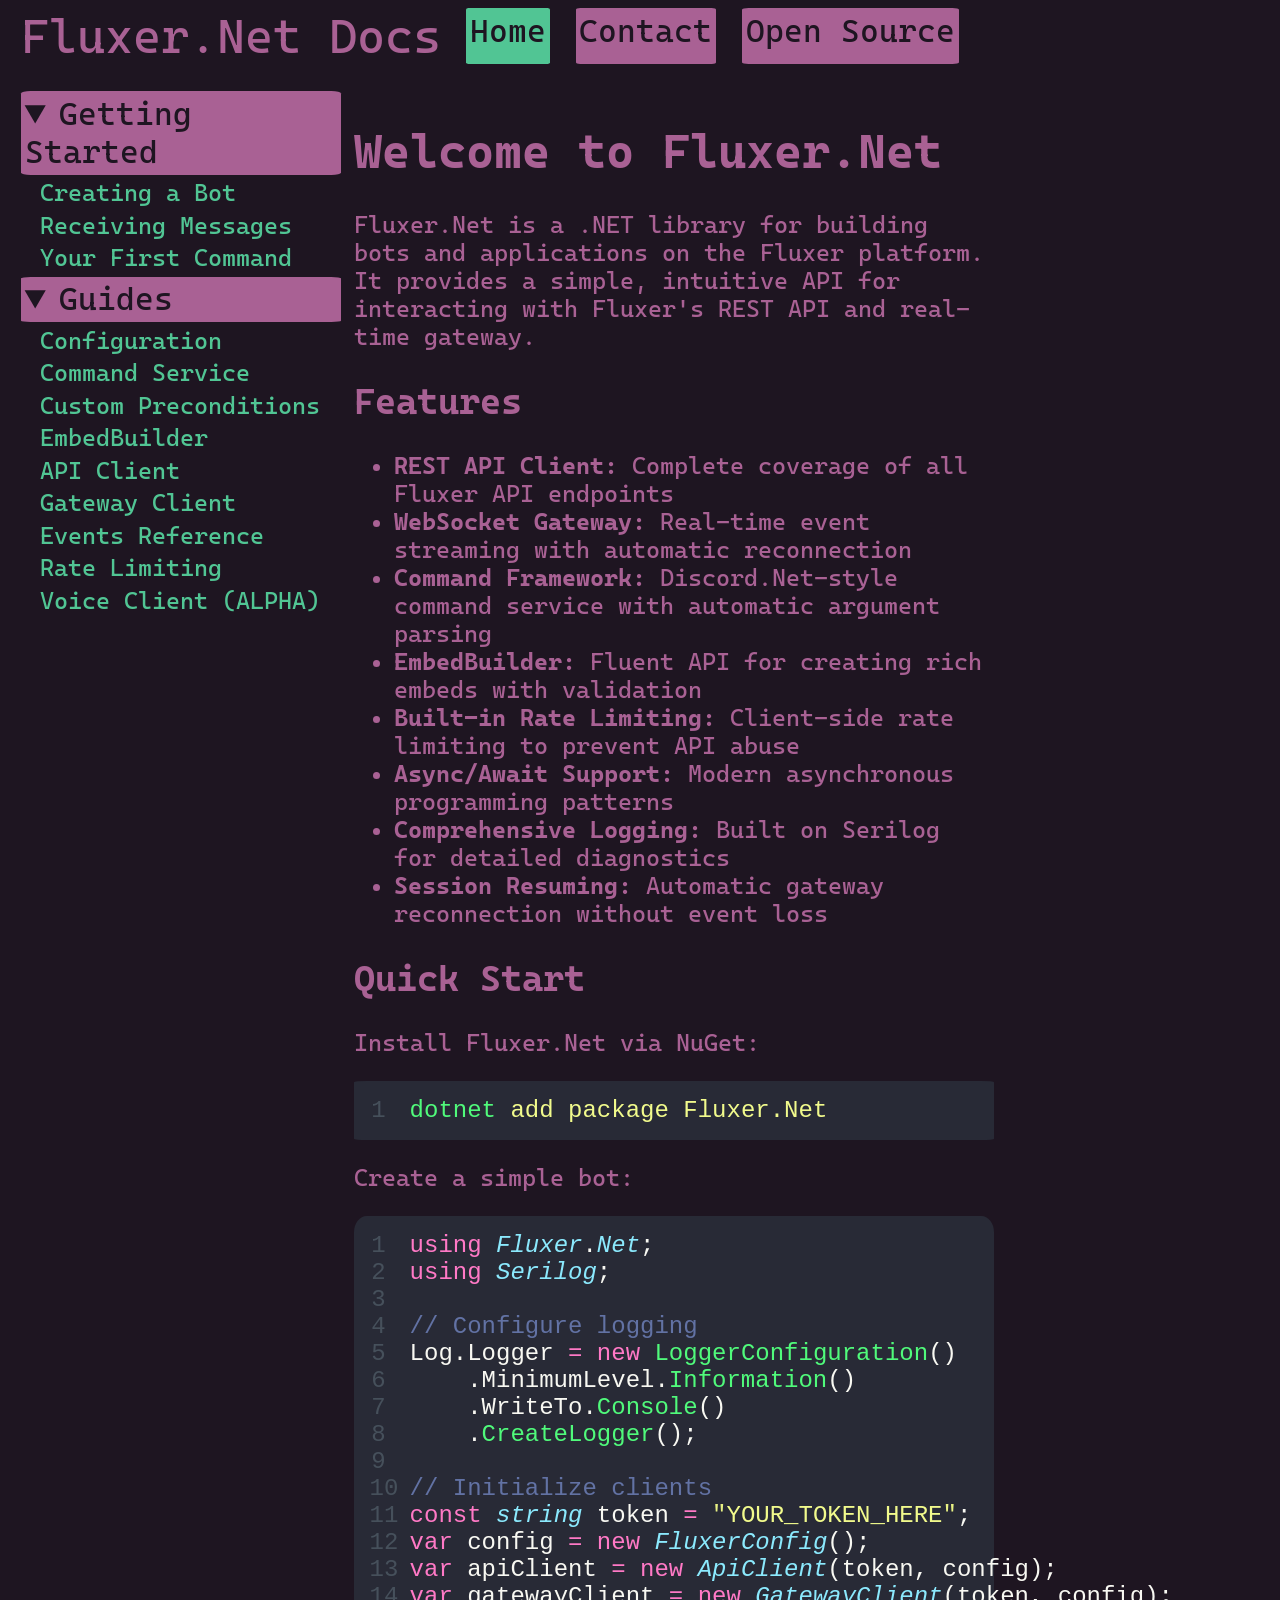
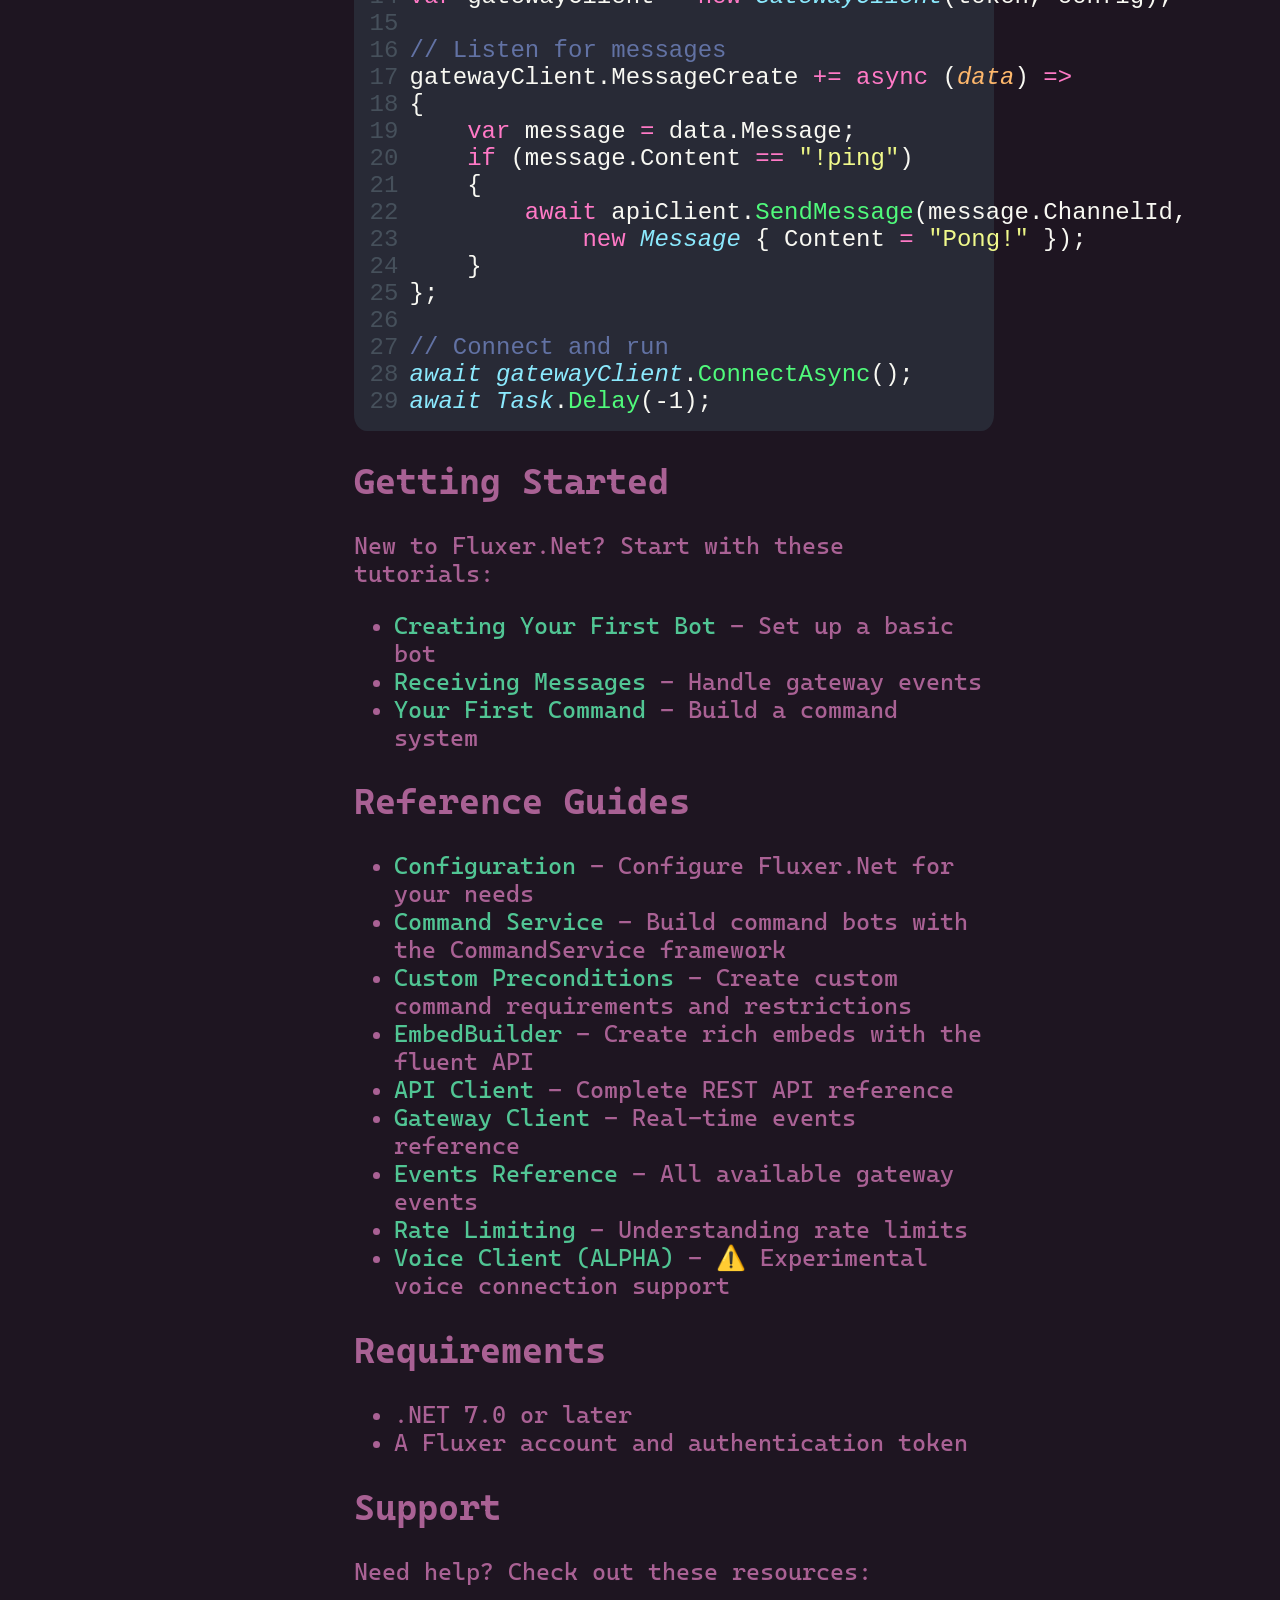
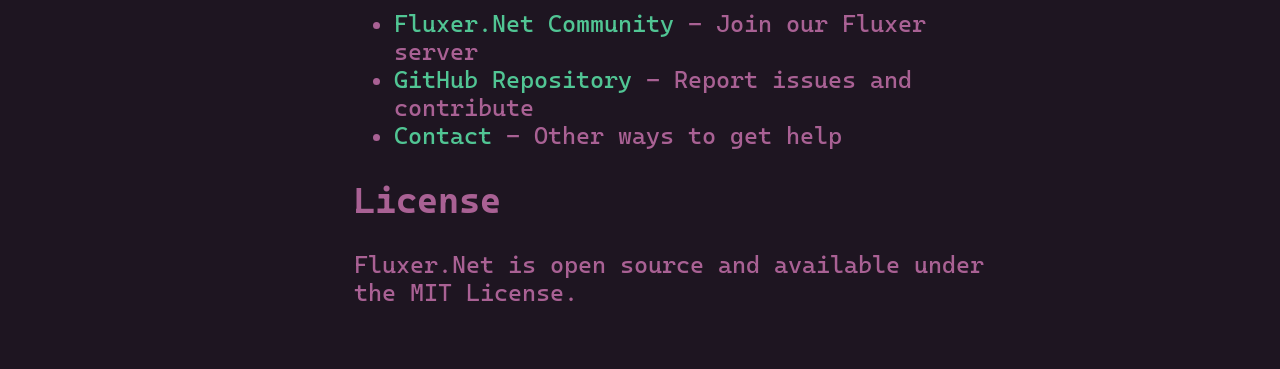
<file: index.html>
<!DOCTYPE html>
<head>
    <title>Fluxer.Net Docs</title>
    <meta charset="utf-8" />
    <link rel="preload" as="style" href="/assets/defaults.css" />
    <link rel="stylesheet" href="/assets/defaults.css" />
    <link rel="icon" href="/assets/imgs/nexfinity.png" />
</head>

<body>
    <template id="select">about-header</template>
    <template id="content">
        <h1>Welcome to Fluxer.Net</h1>

        <p>Fluxer.Net is a .NET library for building bots and applications on the Fluxer platform. It provides a simple, intuitive API for interacting with Fluxer's REST API and real-time gateway.</p>

        <h2>Features</h2>
        <ul>
            <li><strong>REST API Client:</strong> Complete coverage of all Fluxer API endpoints</li>
            <li><strong>WebSocket Gateway:</strong> Real-time event streaming with automatic reconnection</li>
            <li><strong>Command Framework:</strong> Discord.Net-style command service with automatic argument parsing</li>
            <li><strong>EmbedBuilder:</strong> Fluent API for creating rich embeds with validation</li>
            <li><strong>Built-in Rate Limiting:</strong> Client-side rate limiting to prevent API abuse</li>
            <li><strong>Async/Await Support:</strong> Modern asynchronous programming patterns</li>
            <li><strong>Comprehensive Logging:</strong> Built on Serilog for detailed diagnostics</li>
            <li><strong>Session Resuming:</strong> Automatic gateway reconnection without event loss</li>
        </ul>

        <h2>Quick Start</h2>
        <p>Install Fluxer.Net via NuGet:</p>

        <pre><code class="language-sh">dotnet add package Fluxer.Net</code></pre>

        <p>Create a simple bot:</p>

        <pre><code class="language-cs">using Fluxer.Net;
using Serilog;

// Configure logging
Log.Logger = new LoggerConfiguration()
    .MinimumLevel.Information()
    .WriteTo.Console()
    .CreateLogger();

// Initialize clients
const string token = "YOUR_TOKEN_HERE";
var config = new FluxerConfig();
var apiClient = new ApiClient(token, config);
var gatewayClient = new GatewayClient(token, config);

// Listen for messages
gatewayClient.MessageCreate += async (data) =>
{
    var message = data.Message;
    if (message.Content == "!ping")
    {
        await apiClient.SendMessage(message.ChannelId,
            new Message { Content = "Pong!" });
    }
};

// Connect and run
await gatewayClient.ConnectAsync();
await Task.Delay(-1);</code></pre>

        <h2>Getting Started</h2>
        <p>New to Fluxer.Net? Start with these tutorials:</p>
        <ul>
            <li><a href="/tutorials/first-bot/1.create.html">Creating Your First Bot</a> - Set up a basic bot</li>
            <li><a href="/tutorials/first-bot/2.messages.html">Receiving Messages</a> - Handle gateway events</li>
            <li><a href="/tutorials/first-bot/3.commands.html">Your First Command</a> - Build a command system</li>
        </ul>

        <h2>Reference Guides</h2>
        <ul>
            <li><a href="/guides/configuration.html">Configuration</a> - Configure Fluxer.Net for your needs</li>
            <li><a href="/guides/command-service.html">Command Service</a> - Build command bots with the CommandService framework</li>
            <li><a href="/guides/preconditions.html">Custom Preconditions</a> - Create custom command requirements and restrictions</li>
            <li><a href="/guides/embed-builder.html">EmbedBuilder</a> - Create rich embeds with the fluent API</li>
            <li><a href="/guides/api-client.html">API Client</a> - Complete REST API reference</li>
            <li><a href="/guides/gateway-client.html">Gateway Client</a> - Real-time events reference</li>
            <li><a href="/guides/events.html">Events Reference</a> - All available gateway events</li>
            <li><a href="/guides/rate-limiting.html">Rate Limiting</a> - Understanding rate limits</li>
            <li><a href="/guides/voice-client.html">Voice Client (ALPHA)</a> - ⚠️ Experimental voice connection support</li>
        </ul>

        <h2>Requirements</h2>
        <ul>
            <li>.NET 7.0 or later</li>
            <li>A Fluxer account and authentication token</li>
        </ul>

        <h2>Support</h2>
        <p>Need help? Check out these resources:</p>
        <ul>
            <li><a href="https://fluxer.gg/fluxer-net">Fluxer.Net Community</a> - Join our Fluxer server</li>
            <li><a href="https://github.com/Nexfinity/Fluxer.Net">GitHub Repository</a> - Report issues and contribute</li>
            <li><a href="/contact.html">Contact</a> - Other ways to get help</li>
        </ul>

        <h2>License</h2>
        <p>Fluxer.Net is open source and available under the MIT License.</p>
    </template>
    <script src="/assets/scripts/loader.js"></script>

    <script src="/assets/ext/shikijs/dist/index.unpkg.iife.js"></script>
    <script>
        shiki.setCDN("/assets/ext/shikijs");

        shiki.loadTheme('themes/dracula.json').then(theme =>
            shiki.getHighlighter({theme: theme, langs: ['cs', 'sh']}).then(hl => {
                document.querySelectorAll('pre code').forEach(block => {
                    const lang = block.className.replace('language-', '');
                    const highlighted = hl.codeToHtml(block.textContent, { lang: lang });
                    block.parentElement.outerHTML = highlighted;
                });
            })
        );
    </script>
</body>
</file>
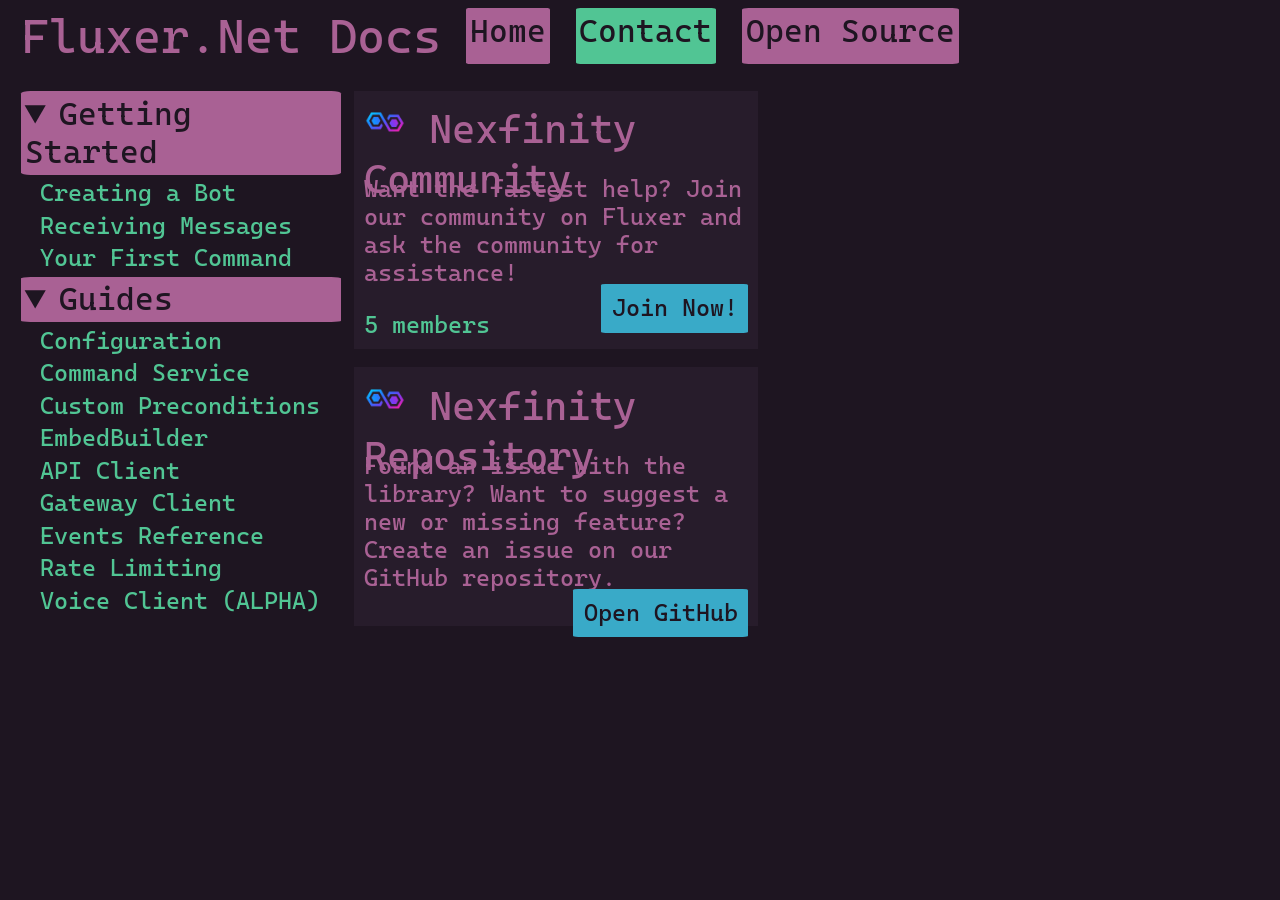
<file: contact.html>
<!DOCTYPE html>
<head>
    <title>Fluxer.Net Docs</title>
    <meta charset="utf-8" />
    <link rel="preload" as="style" href="/assets/defaults.css" />
    <link rel="stylesheet" href="/assets/defaults.css" />
    <link rel="icon" href="/assets/imgs/nexfinity.png" />
</head>

<body>
    <template id="select">contact-header</template>
    <template id="content">
        <div class="widget" id="widget-nexfinity">
            <div class="widget-name">
                <img src="/assets/imgs/nexfinity.png" width="42" />
                <span>Nexfinity Community</span>
            </div>
            <p class="widget-description">Want the fastest help? Join our community on Fluxer and ask the community for assistance!</p>
            <div class="widget-footer">
                <span class="server-widget-online" id="squad-online">5 members</span>
                <a class="join-action" href="https://fluxer.gg/fluxer-net">Join Now!</a>
            </div>
        </div>
		
		<div class="widget" id="widget-nexfinity">
            <div class="widget-name">
                <img src="/assets/imgs/nexfinity.png" width="42" />
                <span>Nexfinity Repository</span>
            </div>
            <p class="widget-description">Found an issue with the library? Want to suggest a new or missing feature? Create an issue on our GitHub repository.</p>
            <div class="widget-footer">
                <!--<span class="server-widget-online" id="squad-online">5 members</span>-->
                <a class="join-action" href="https://github.com/Nexfinity/Fluxer.Net">Open GitHub</a>
            </div>
        </div>
    </template>
    <script src="/assets/scripts/loader.js"></script>
</body>
</file>
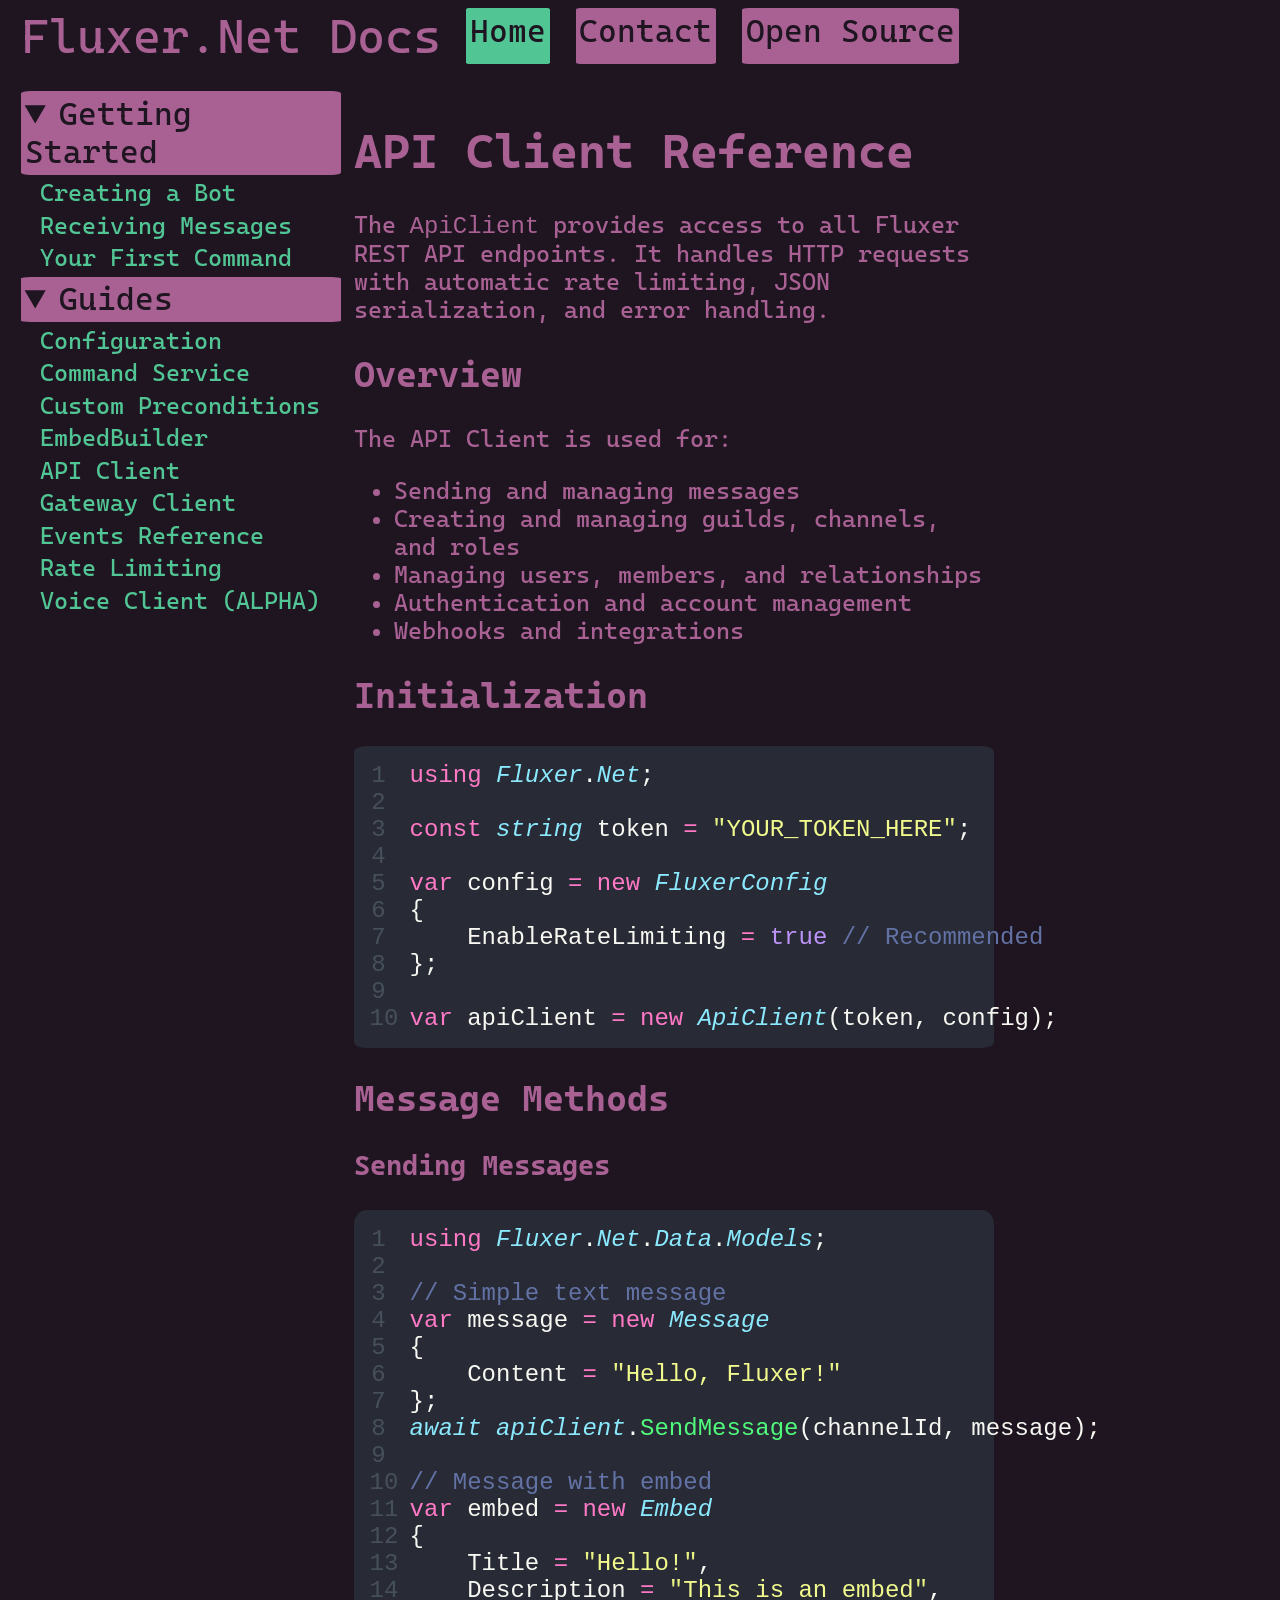
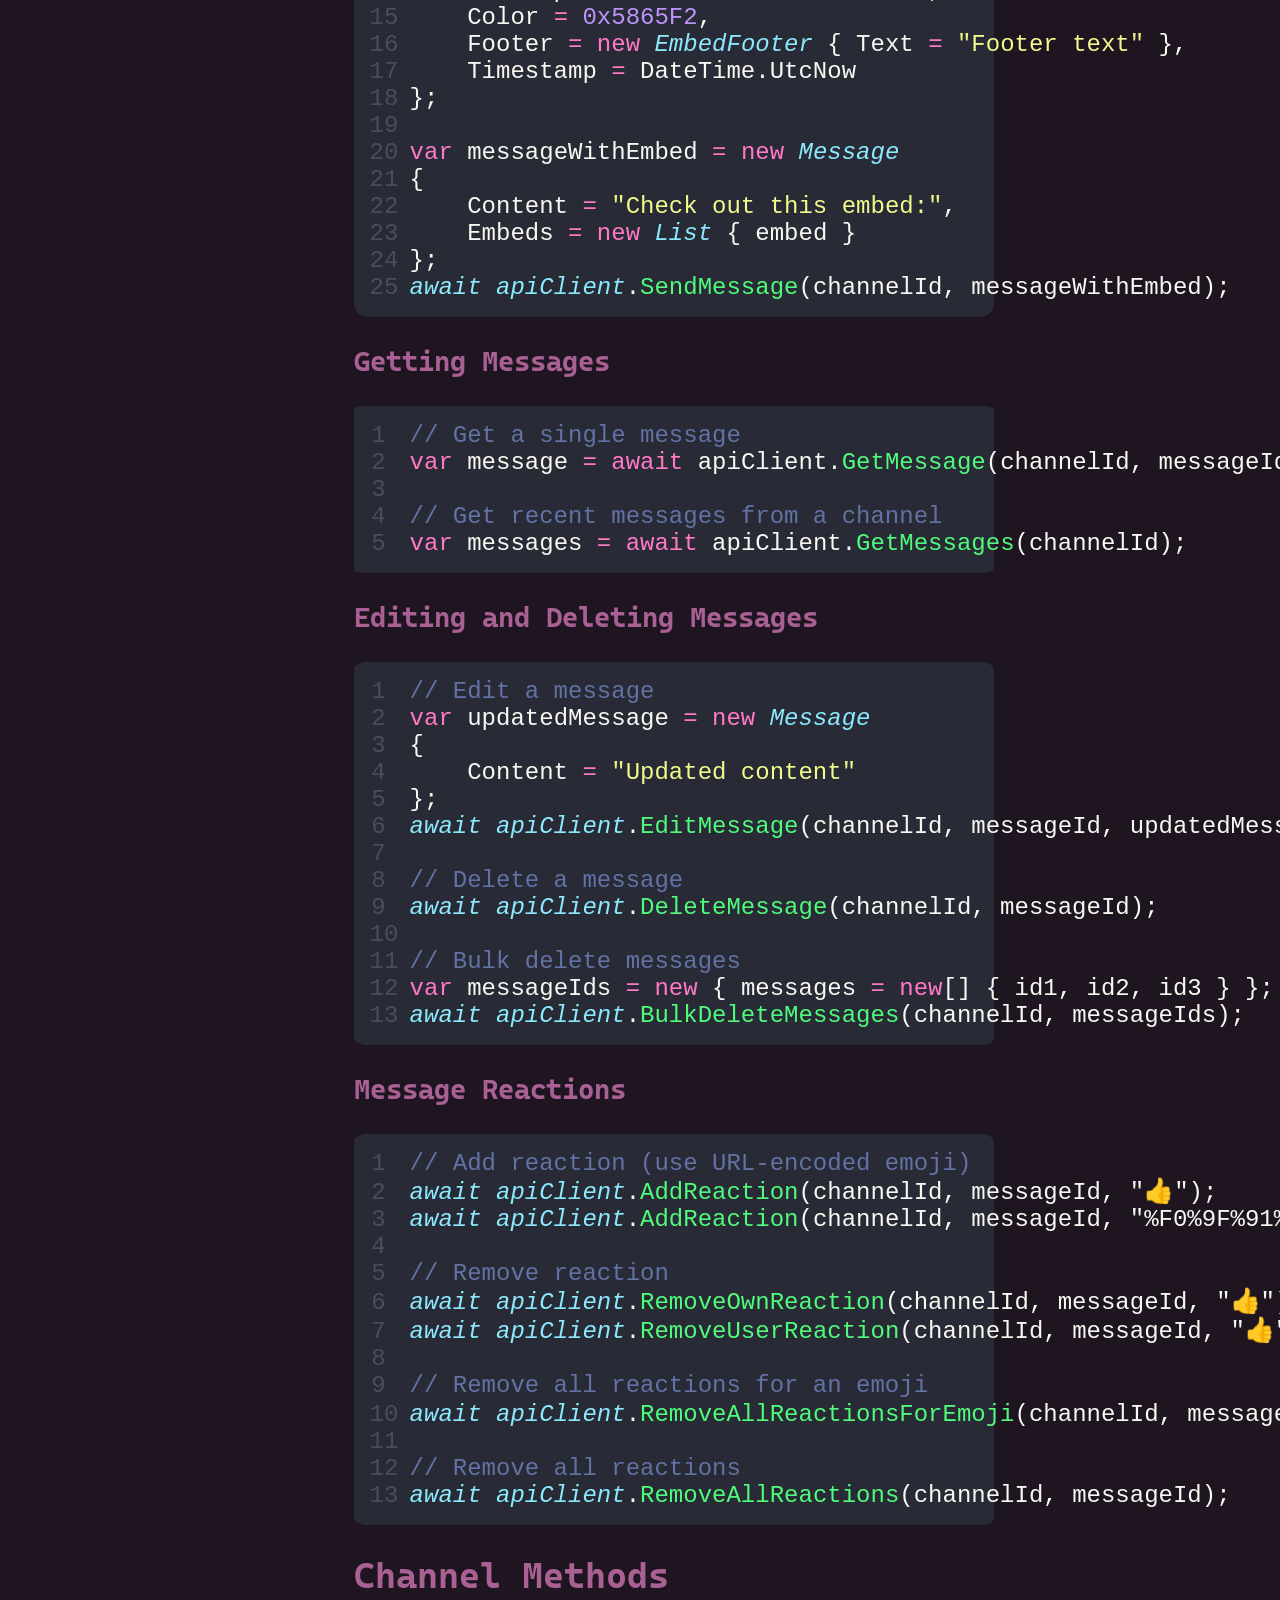
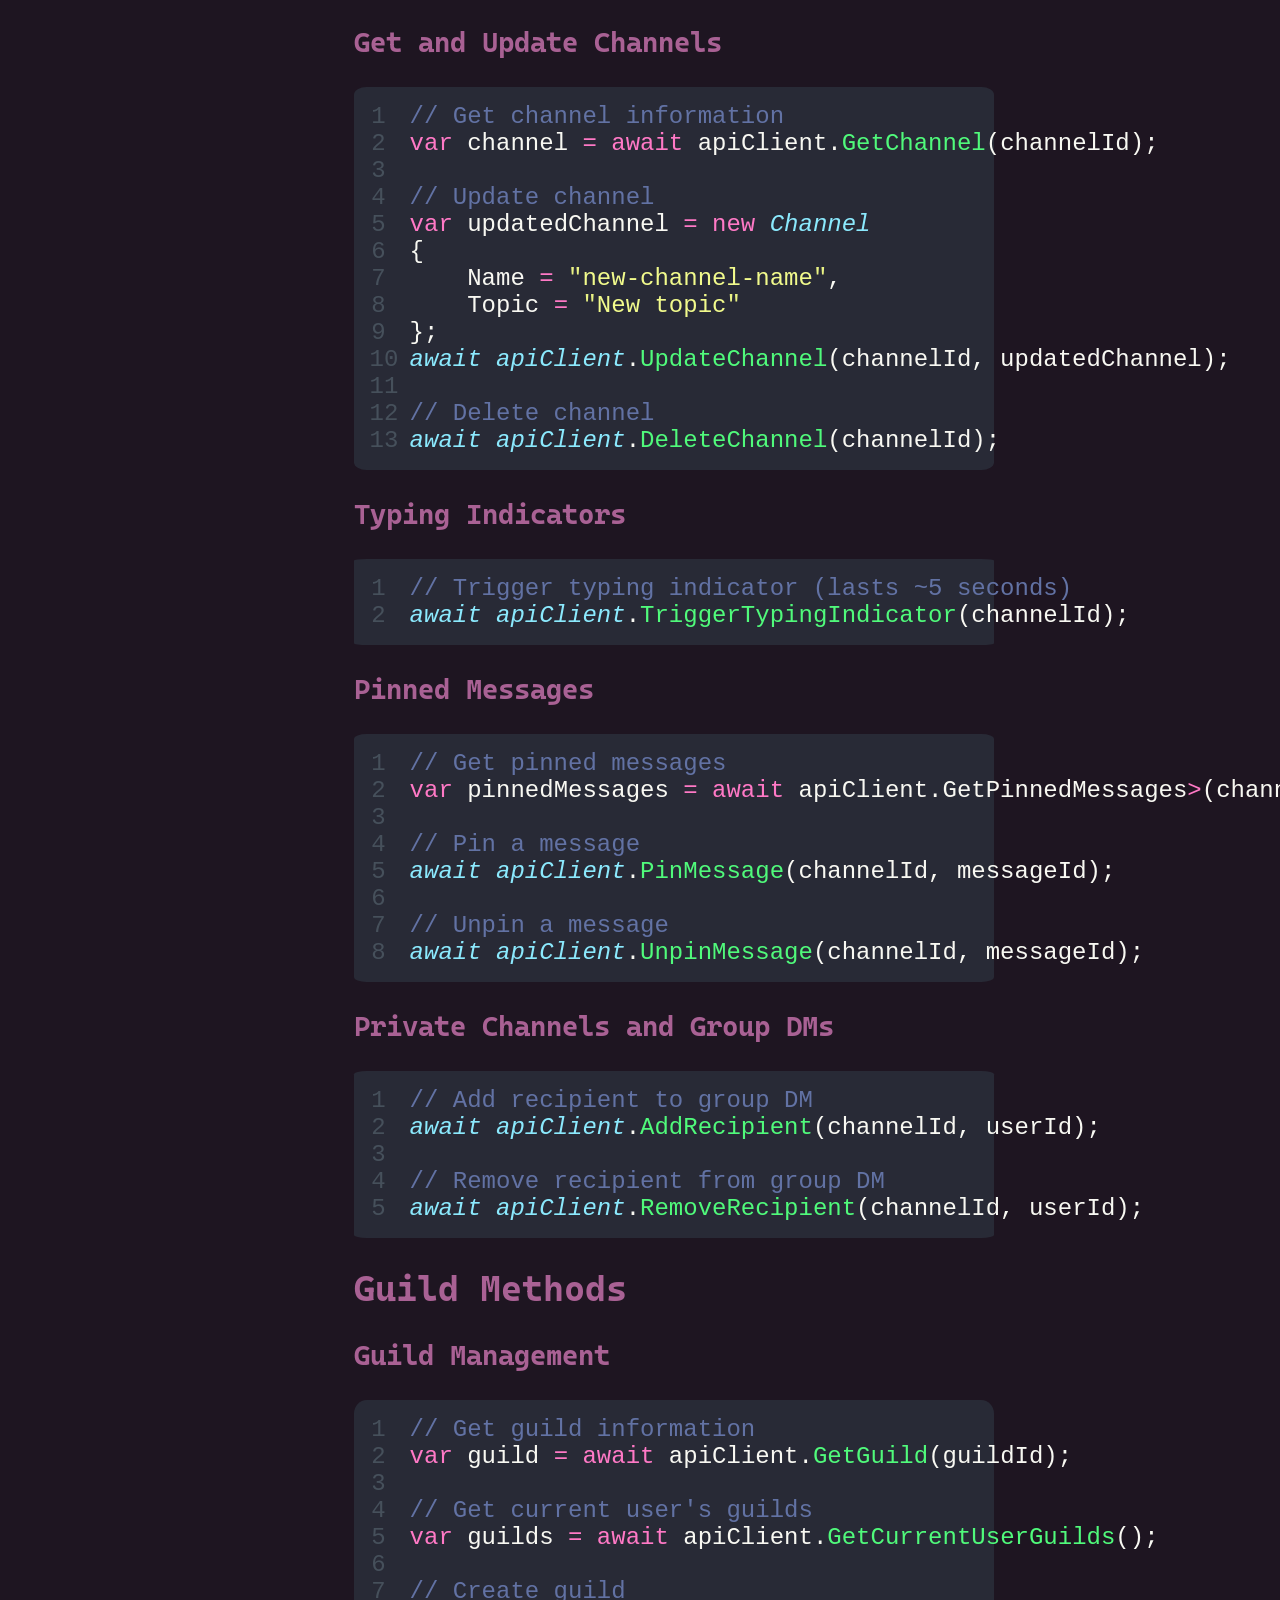
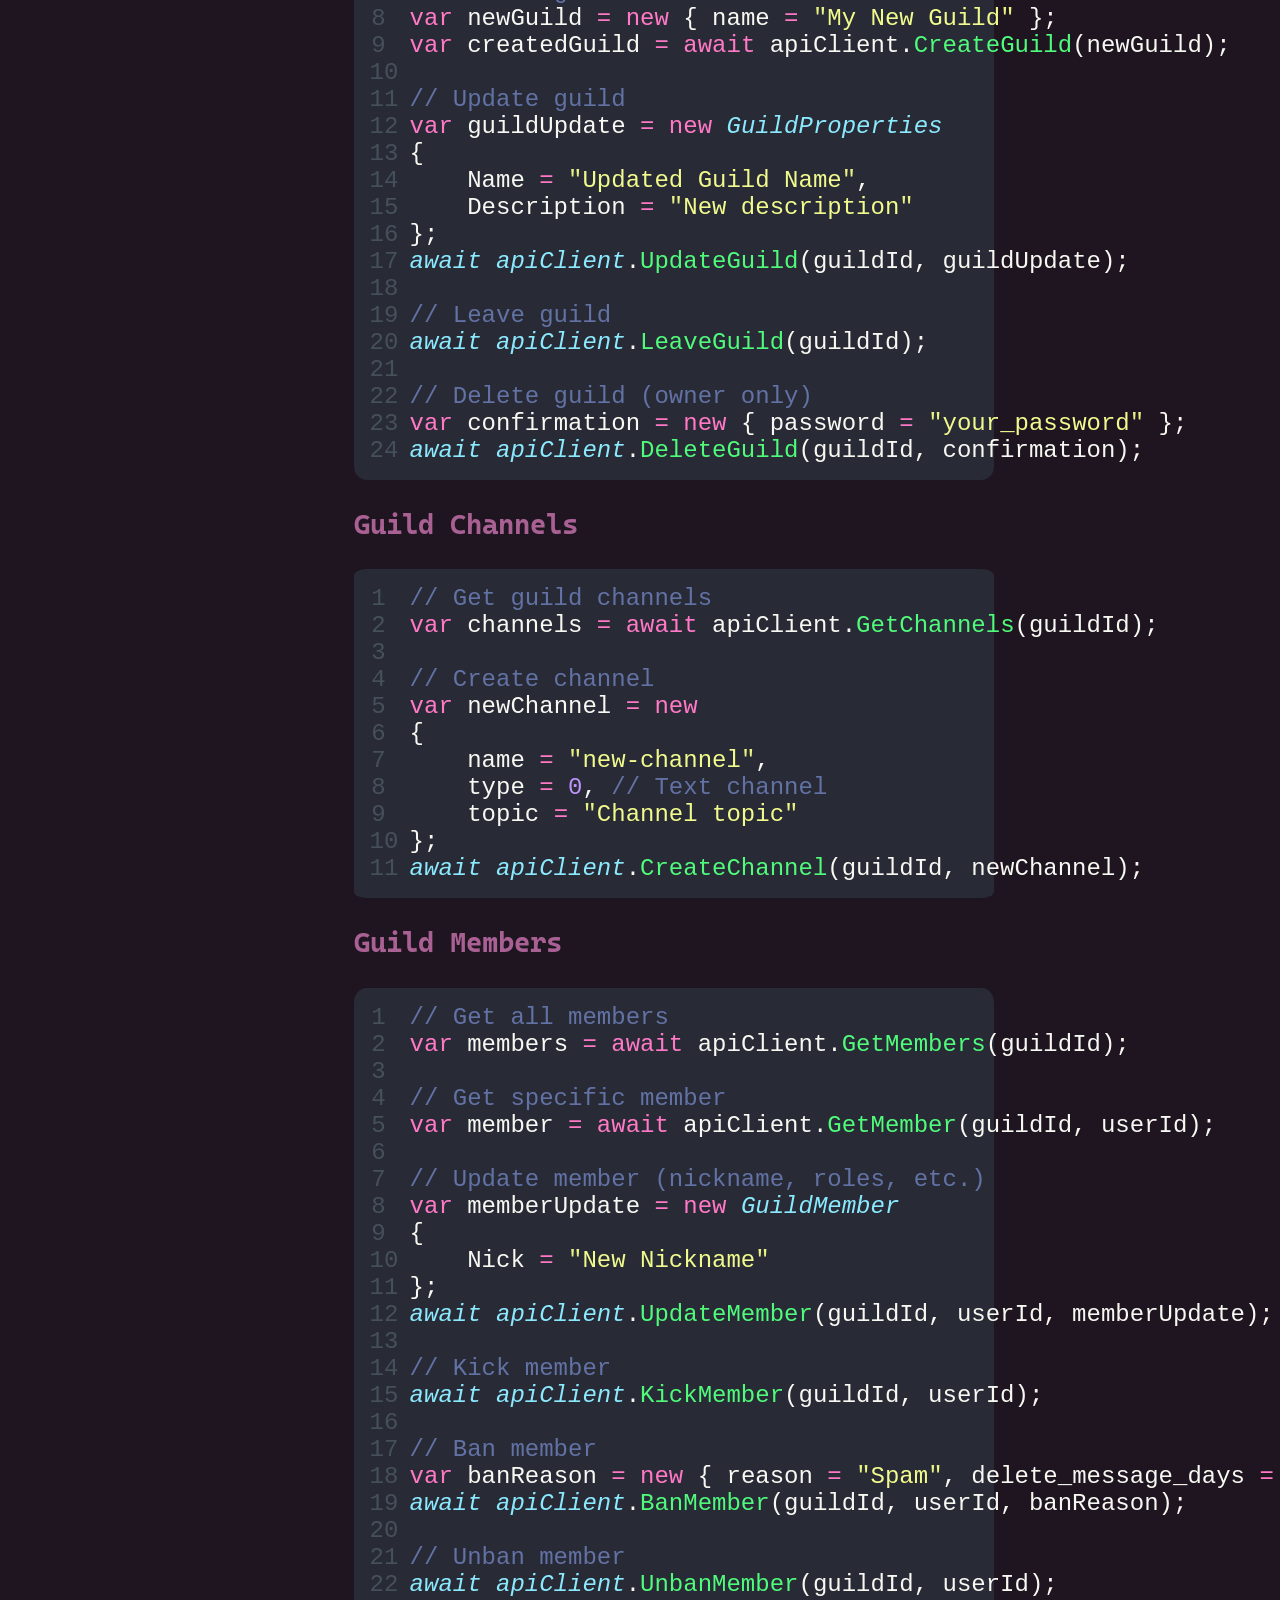
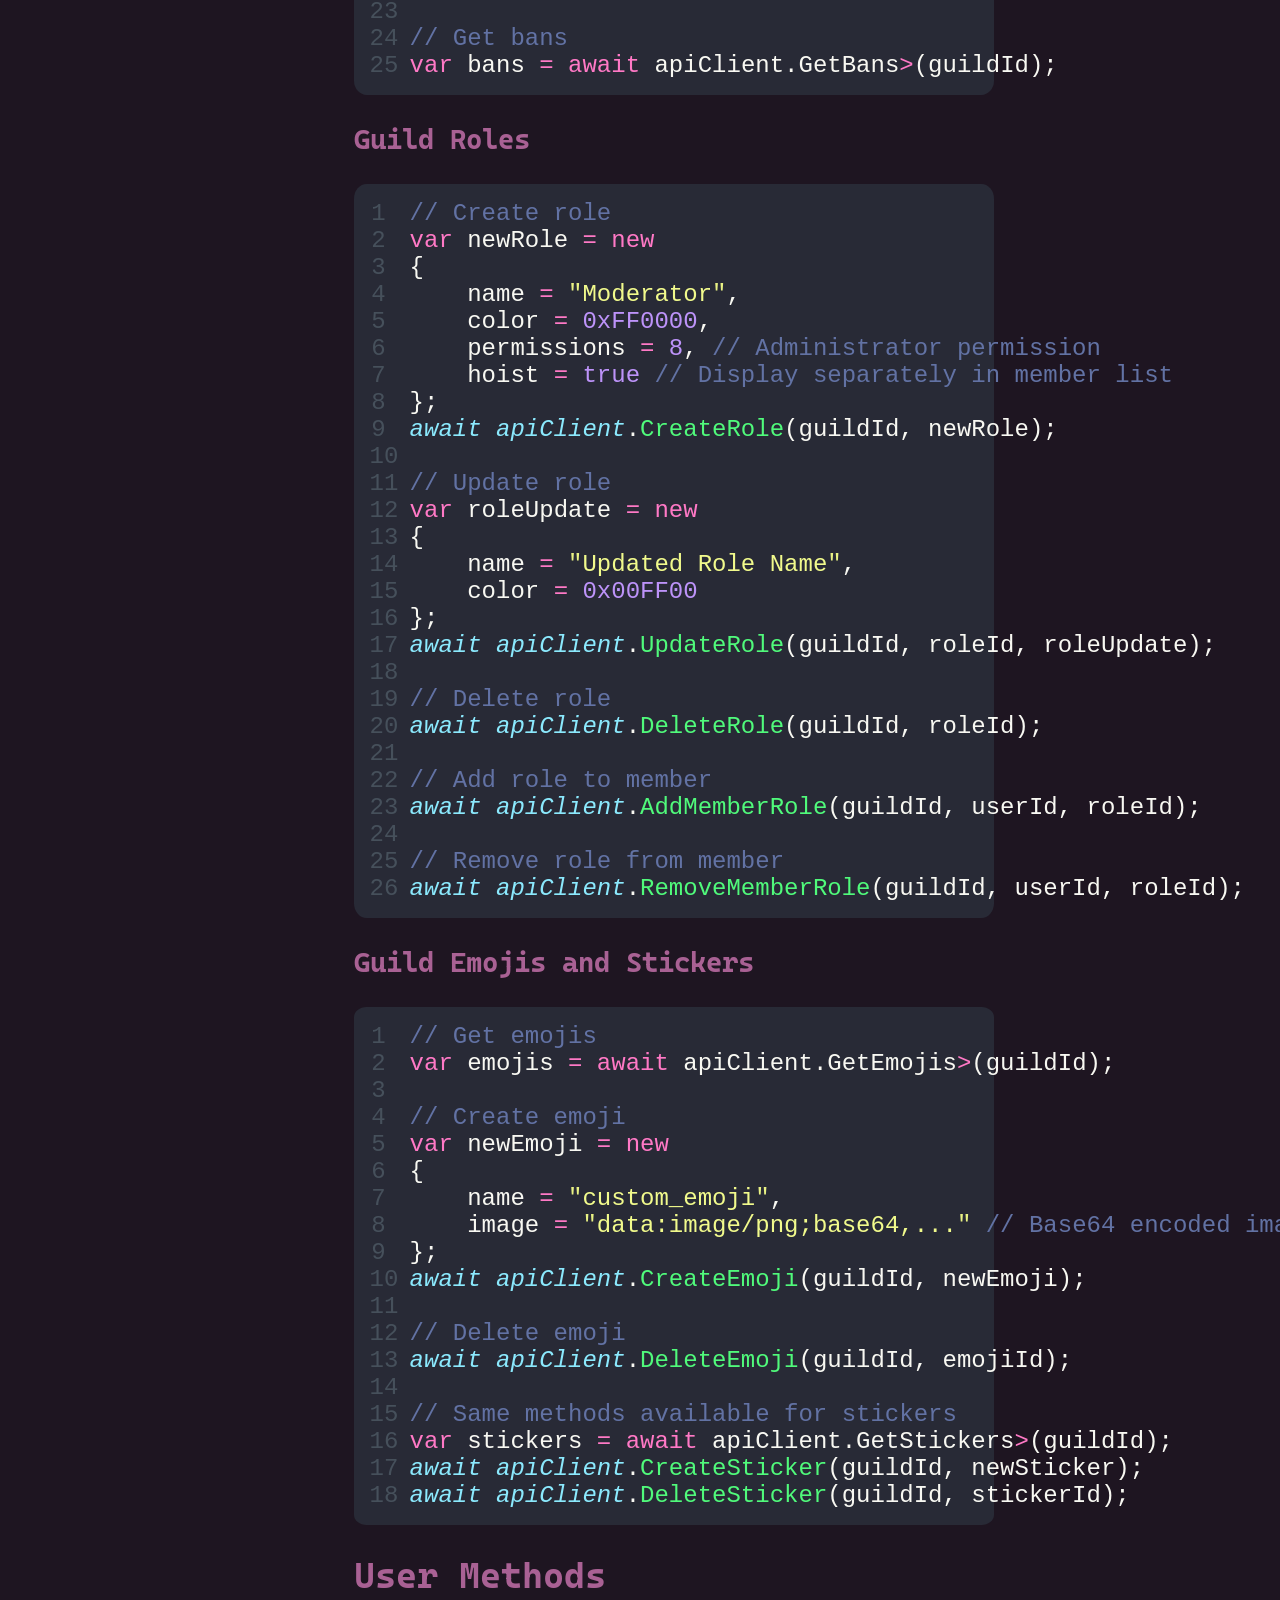
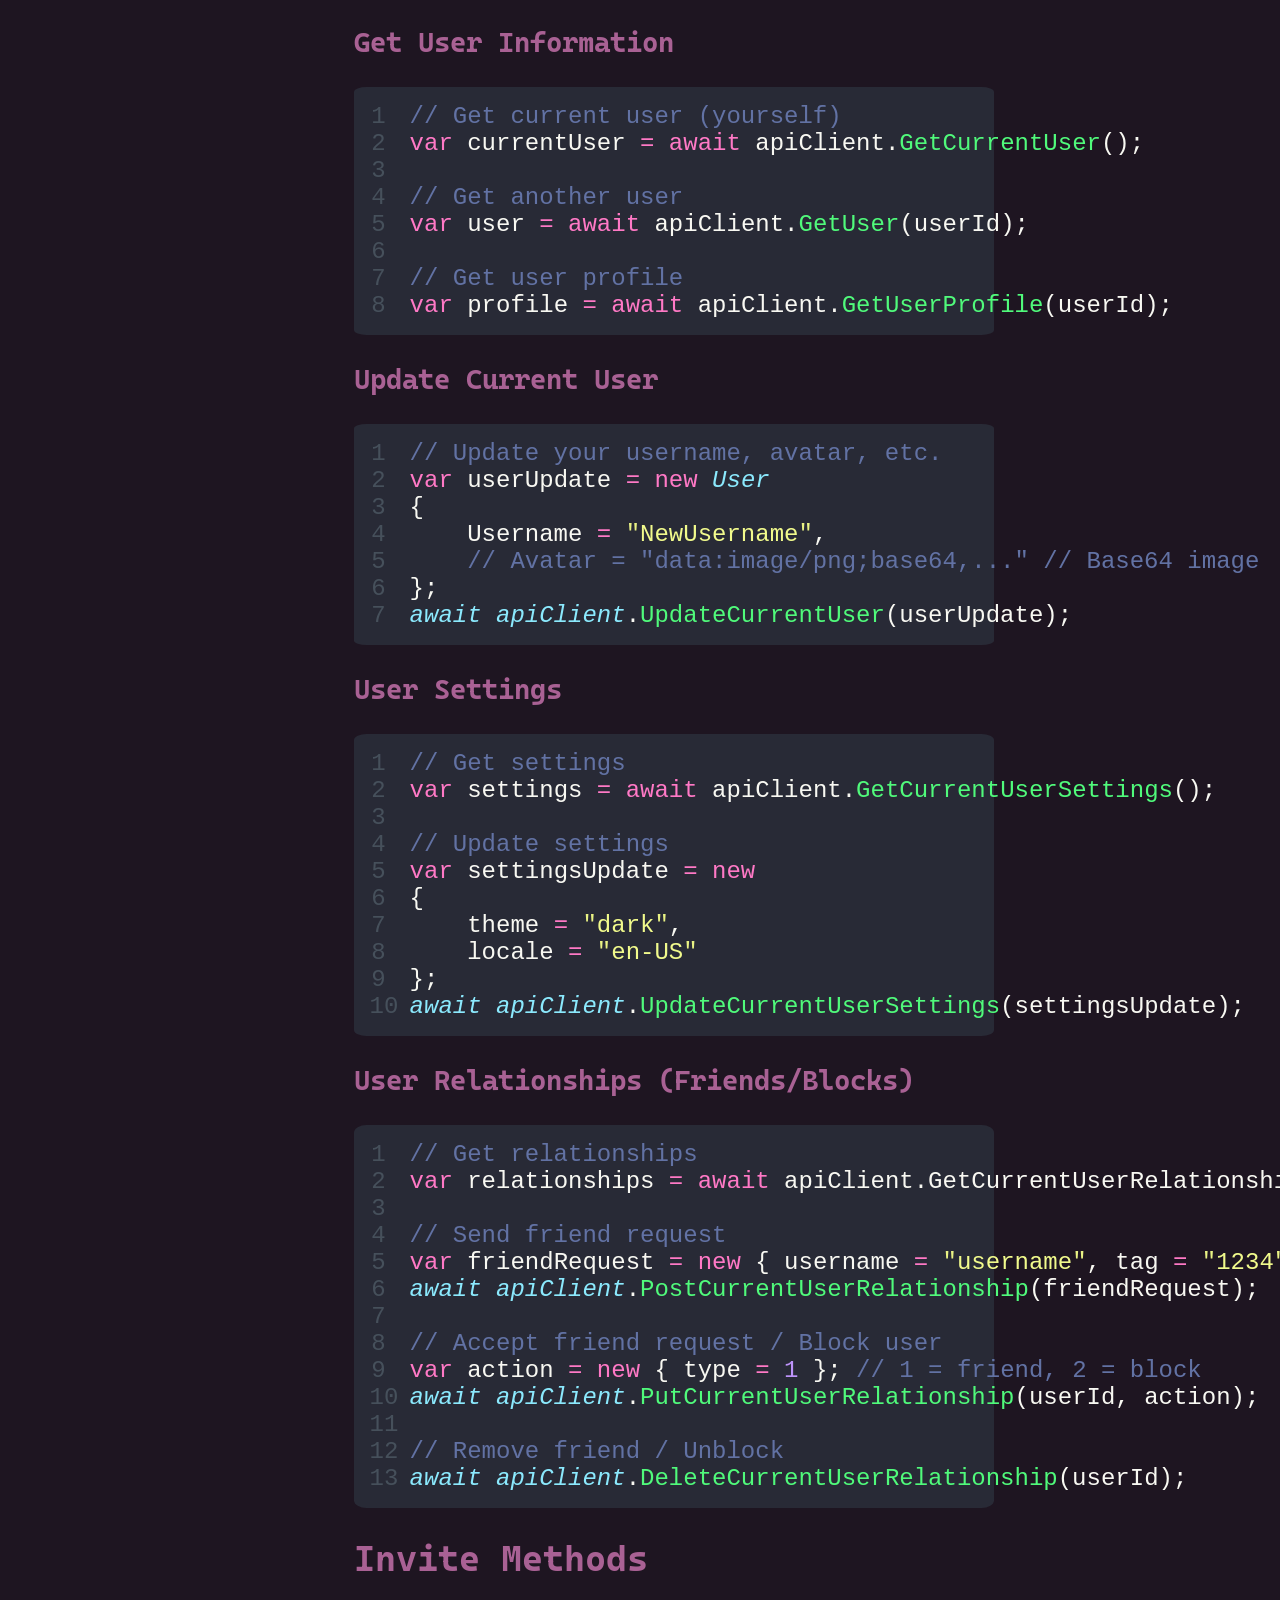
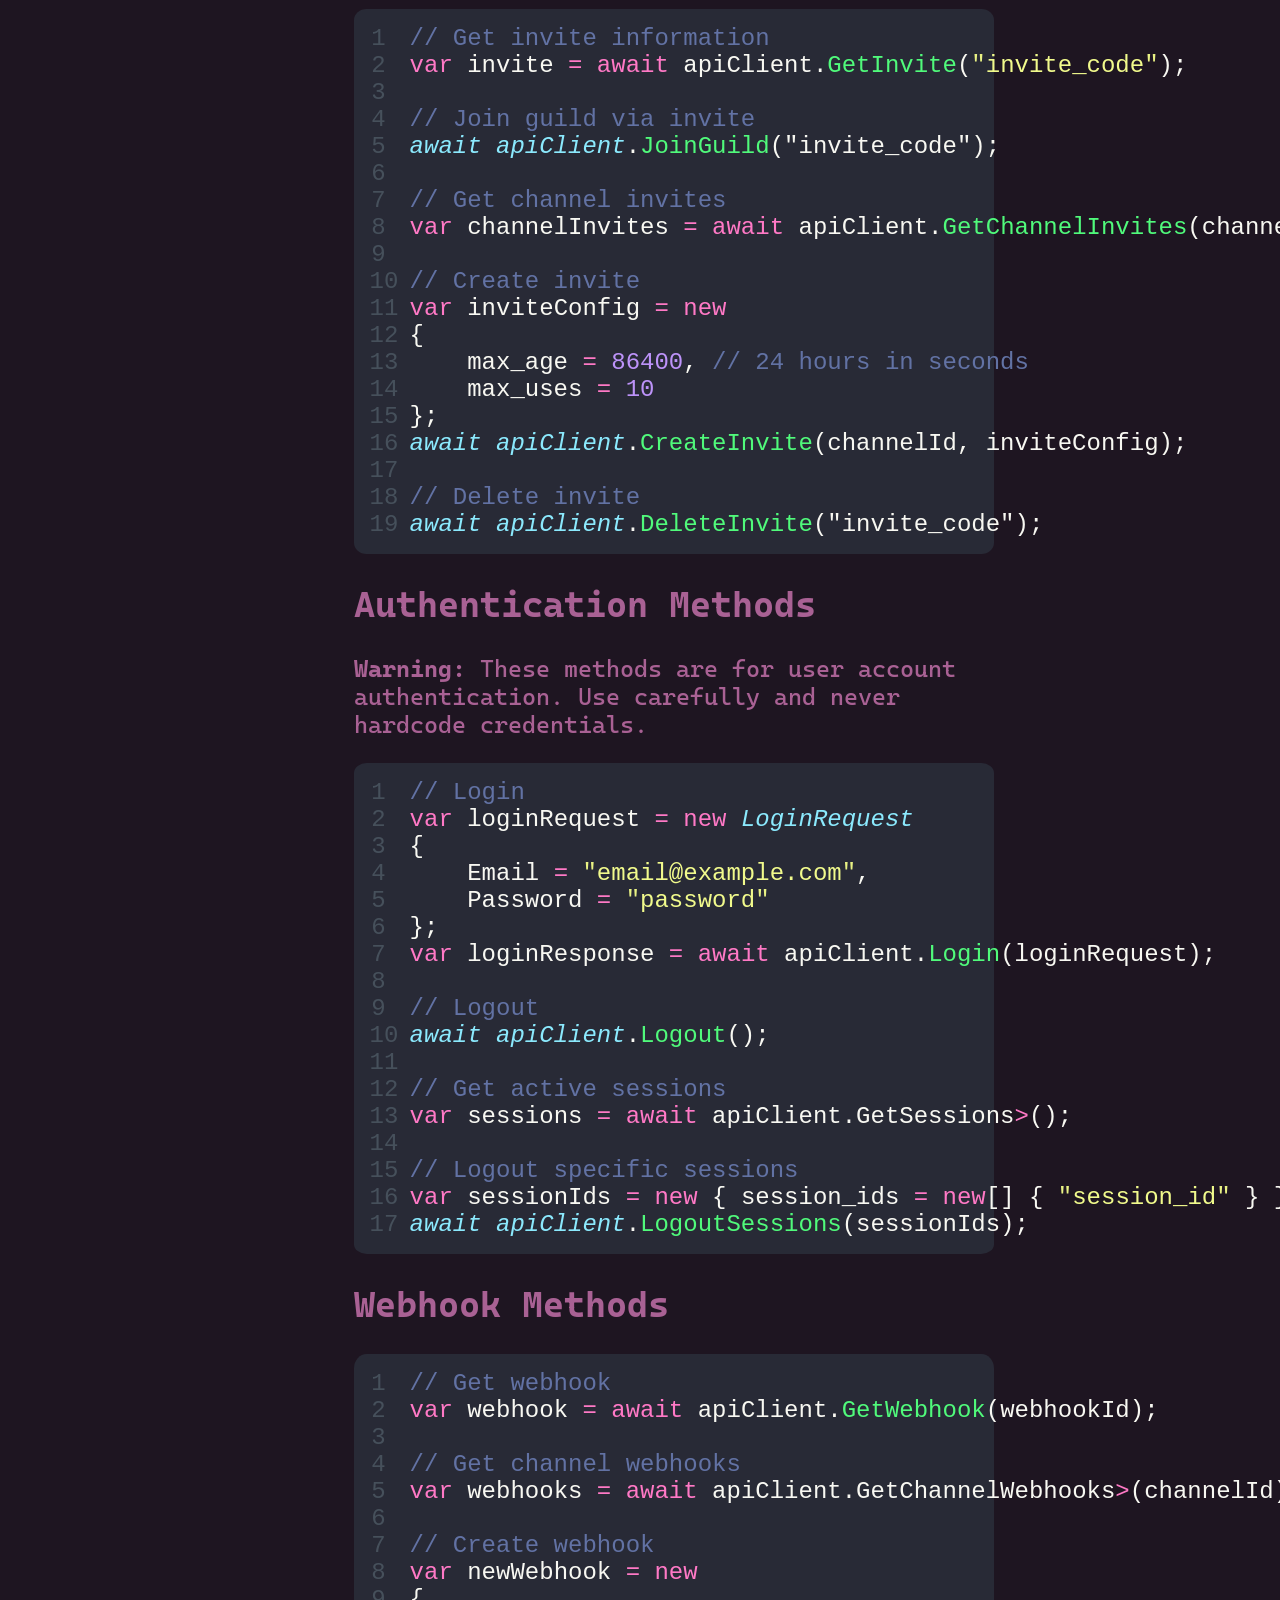
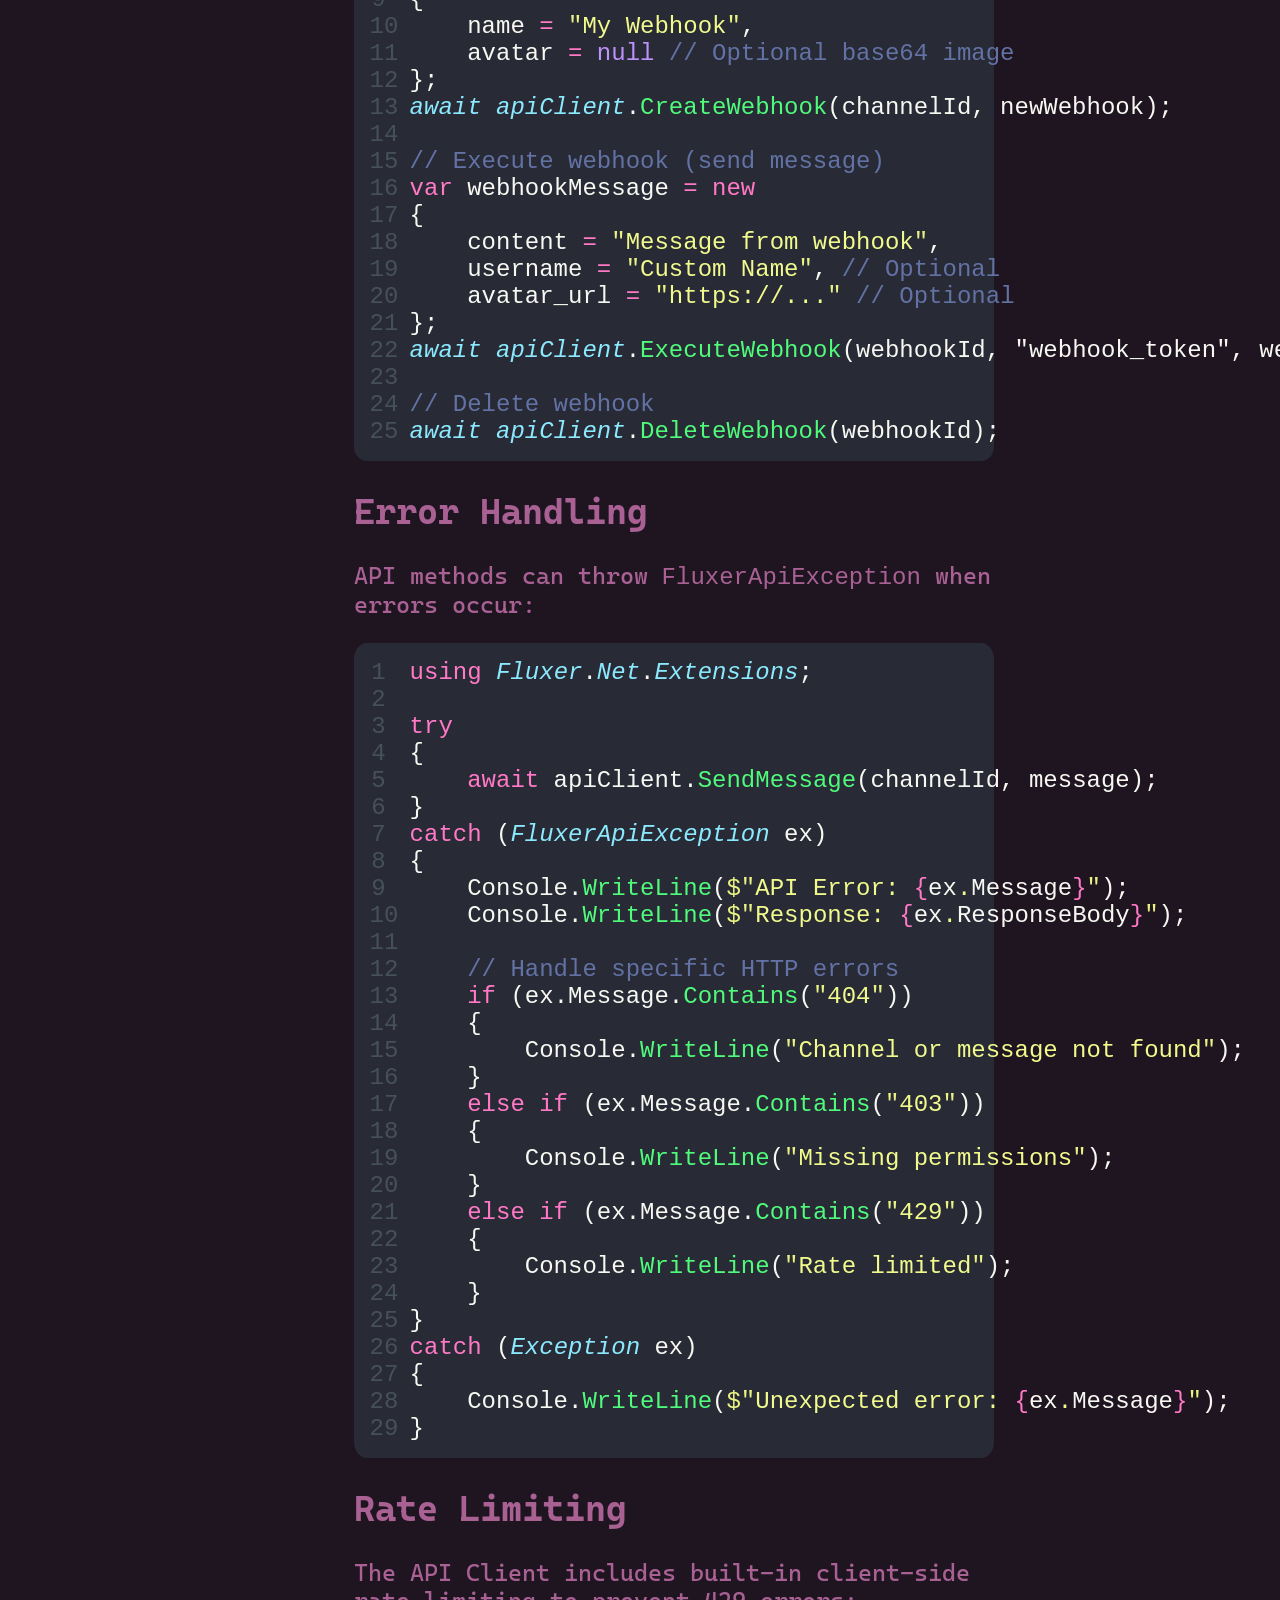
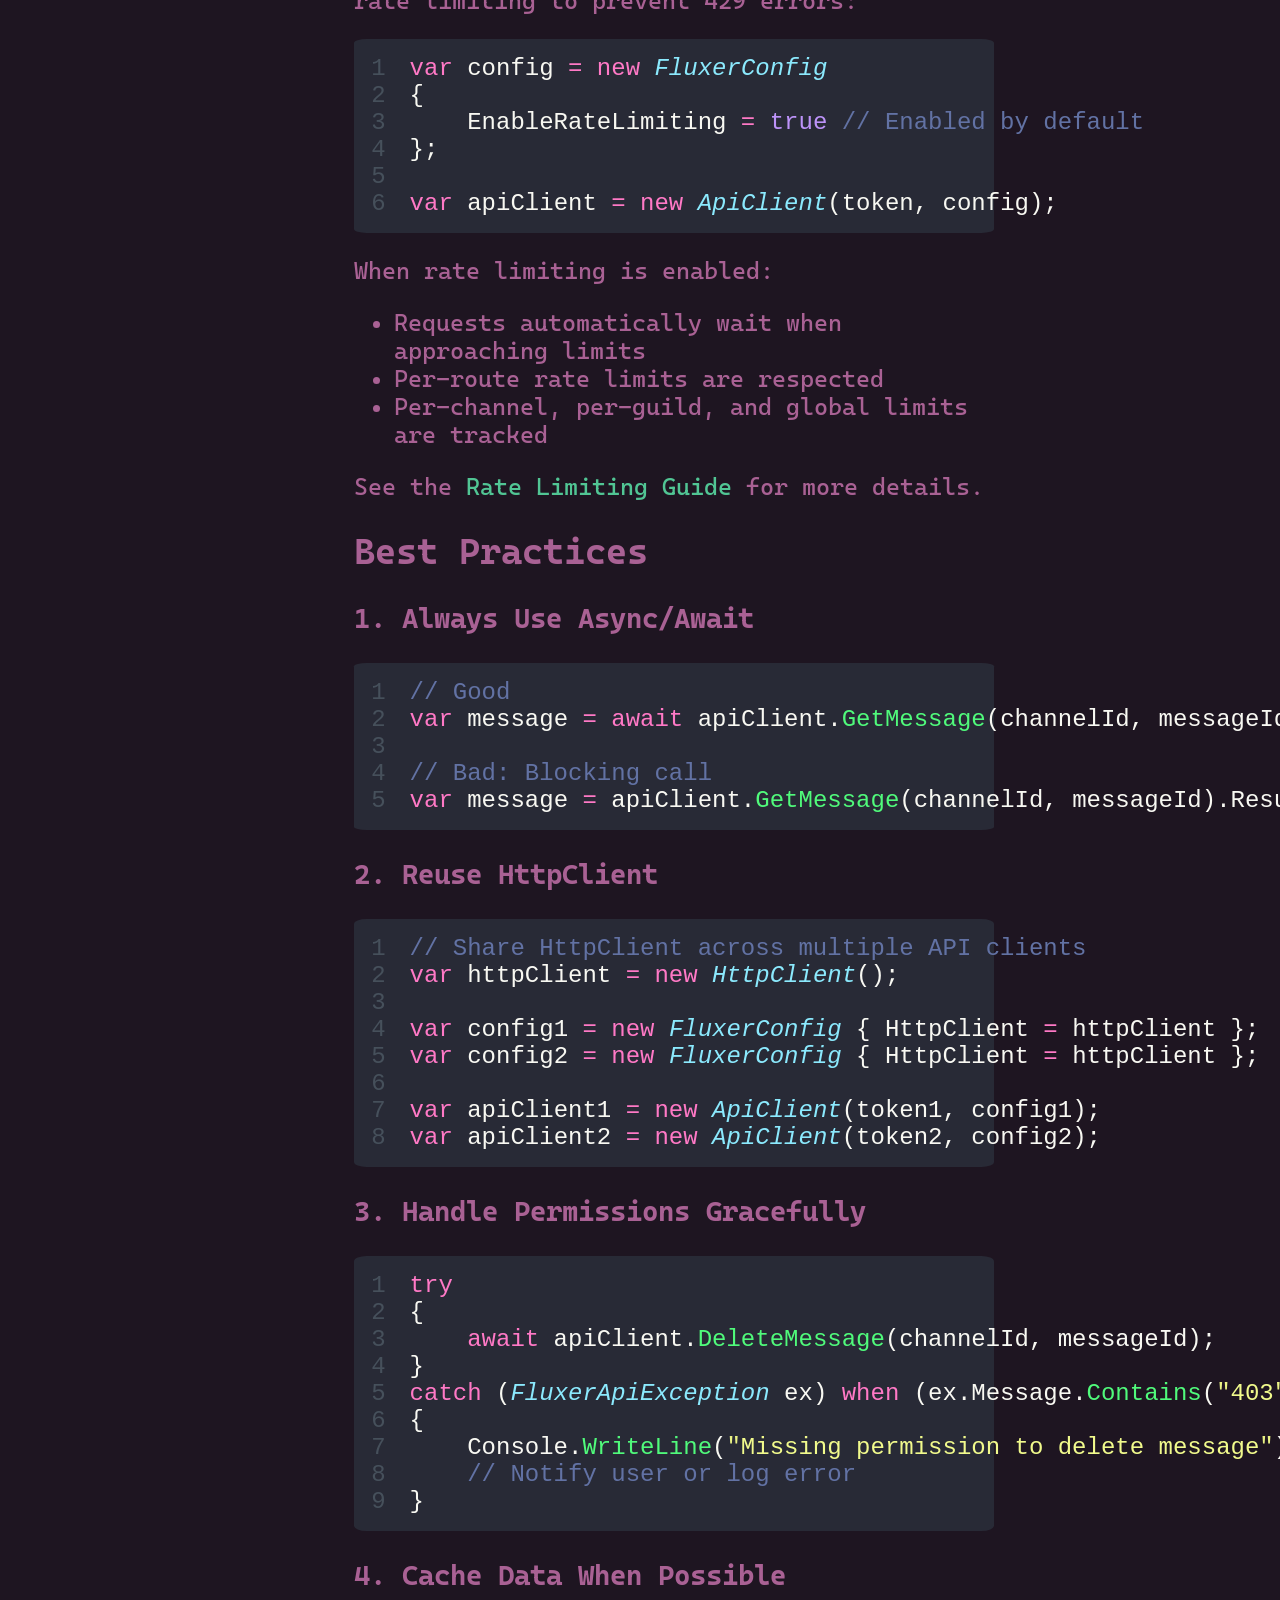
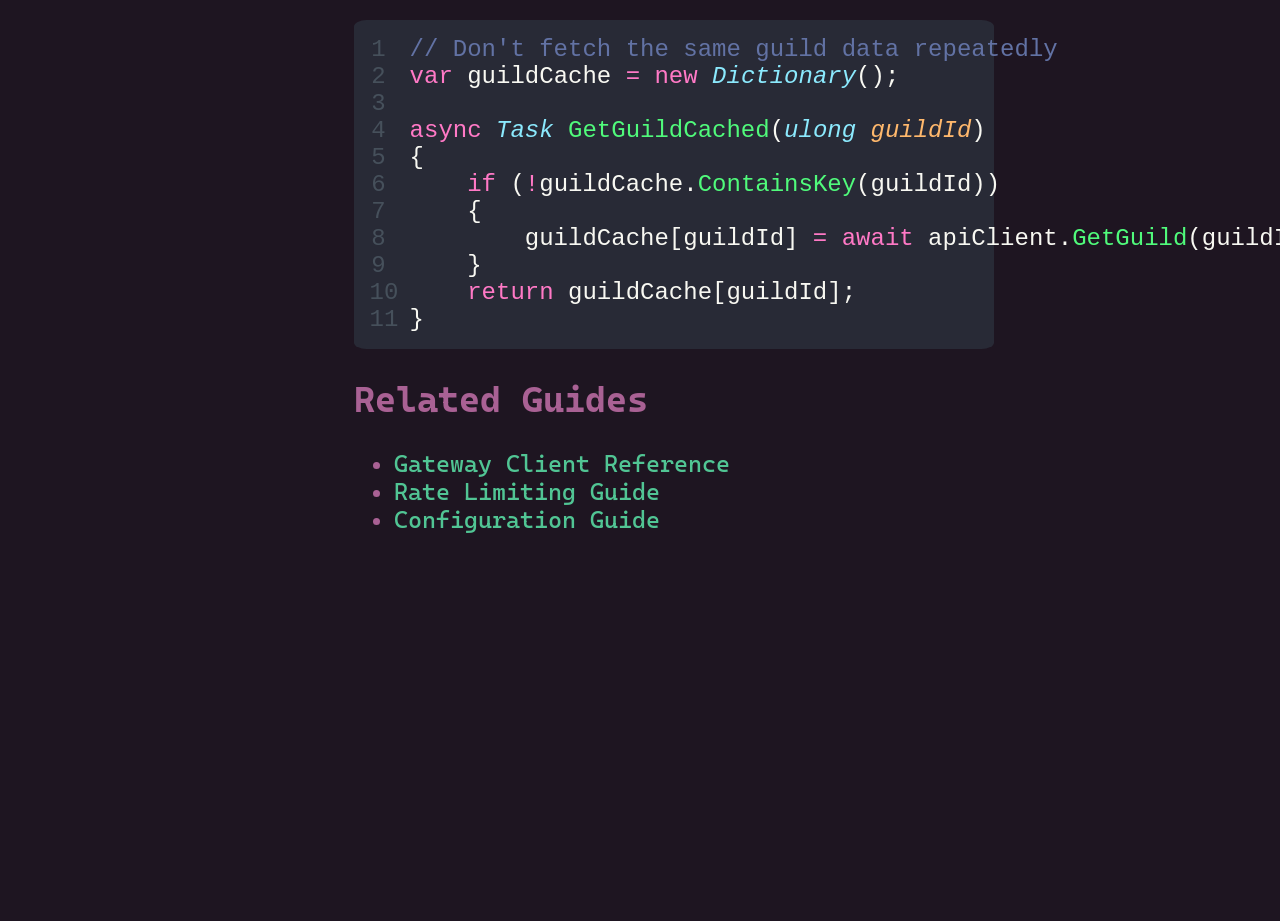
<file: guides/api-client.html>
<!DOCTYPE html>
<head>
    <title>API Client Reference - Fluxer.Net Docs</title>
    <meta charset="utf-8" />
    <link rel="preload" as="style" href="/assets/defaults.css" />
    <link rel="stylesheet" href="/assets/defaults.css" />
    <link rel="icon" href="/assets/imgs/nexfinity.png" />
</head>

<body>
    <template id="select">about-header</template>
    <template id="content">
        <h1>API Client Reference</h1>

        <p>The <code>ApiClient</code> provides access to all Fluxer REST API endpoints. It handles HTTP requests with automatic rate limiting, JSON serialization, and error handling.</p>

        <h2>Overview</h2>

        <p>The API Client is used for:</p>
        <ul>
            <li>Sending and managing messages</li>
            <li>Creating and managing guilds, channels, and roles</li>
            <li>Managing users, members, and relationships</li>
            <li>Authentication and account management</li>
            <li>Webhooks and integrations</li>
        </ul>

        <h2>Initialization</h2>

        <pre><code class="language-cs">using Fluxer.Net;

const string token = "YOUR_TOKEN_HERE";

var config = new FluxerConfig
{
    EnableRateLimiting = true // Recommended
};

var apiClient = new ApiClient(token, config);</code></pre>

        <h2>Message Methods</h2>

        <h3>Sending Messages</h3>
        <pre><code class="language-cs">using Fluxer.Net.Data.Models;

// Simple text message
var message = new Message
{
    Content = "Hello, Fluxer!"
};
await apiClient.SendMessage(channelId, message);

// Message with embed
var embed = new Embed
{
    Title = "Hello!",
    Description = "This is an embed",
    Color = 0x5865F2,
    Footer = new EmbedFooter { Text = "Footer text" },
    Timestamp = DateTime.UtcNow
};

var messageWithEmbed = new Message
{
    Content = "Check out this embed:",
    Embeds = new List<Embed> { embed }
};
await apiClient.SendMessage(channelId, messageWithEmbed);</code></pre>

        <h3>Getting Messages</h3>
        <pre><code class="language-cs">// Get a single message
var message = await apiClient.GetMessage(channelId, messageId);

// Get recent messages from a channel
var messages = await apiClient.GetMessages(channelId);</code></pre>

        <h3>Editing and Deleting Messages</h3>
        <pre><code class="language-cs">// Edit a message
var updatedMessage = new Message
{
    Content = "Updated content"
};
await apiClient.EditMessage(channelId, messageId, updatedMessage);

// Delete a message
await apiClient.DeleteMessage(channelId, messageId);

// Bulk delete messages
var messageIds = new { messages = new[] { id1, id2, id3 } };
await apiClient.BulkDeleteMessages(channelId, messageIds);</code></pre>

        <h3>Message Reactions</h3>
        <pre><code class="language-cs">// Add reaction (use URL-encoded emoji)
await apiClient.AddReaction(channelId, messageId, "👍");
await apiClient.AddReaction(channelId, messageId, "%F0%9F%91%8D"); // URL-encoded

// Remove reaction
await apiClient.RemoveOwnReaction(channelId, messageId, "👍");
await apiClient.RemoveUserReaction(channelId, messageId, "👍", userId);

// Remove all reactions for an emoji
await apiClient.RemoveAllReactionsForEmoji(channelId, messageId, "👍");

// Remove all reactions
await apiClient.RemoveAllReactions(channelId, messageId);</code></pre>

        <h2>Channel Methods</h2>

        <h3>Get and Update Channels</h3>
        <pre><code class="language-cs">// Get channel information
var channel = await apiClient.GetChannel(channelId);

// Update channel
var updatedChannel = new Channel
{
    Name = "new-channel-name",
    Topic = "New topic"
};
await apiClient.UpdateChannel(channelId, updatedChannel);

// Delete channel
await apiClient.DeleteChannel(channelId);</code></pre>

        <h3>Typing Indicators</h3>
        <pre><code class="language-cs">// Trigger typing indicator (lasts ~5 seconds)
await apiClient.TriggerTypingIndicator(channelId);</code></pre>

        <h3>Pinned Messages</h3>
        <pre><code class="language-cs">// Get pinned messages
var pinnedMessages = await apiClient.GetPinnedMessages<List<Message>>(channelId);

// Pin a message
await apiClient.PinMessage(channelId, messageId);

// Unpin a message
await apiClient.UnpinMessage(channelId, messageId);</code></pre>

        <h3>Private Channels and Group DMs</h3>
        <pre><code class="language-cs">// Add recipient to group DM
await apiClient.AddRecipient(channelId, userId);

// Remove recipient from group DM
await apiClient.RemoveRecipient(channelId, userId);</code></pre>

        <h2>Guild Methods</h2>

        <h3>Guild Management</h3>
        <pre><code class="language-cs">// Get guild information
var guild = await apiClient.GetGuild(guildId);

// Get current user's guilds
var guilds = await apiClient.GetCurrentUserGuilds();

// Create guild
var newGuild = new { name = "My New Guild" };
var createdGuild = await apiClient.CreateGuild(newGuild);

// Update guild
var guildUpdate = new GuildProperties
{
    Name = "Updated Guild Name",
    Description = "New description"
};
await apiClient.UpdateGuild(guildId, guildUpdate);

// Leave guild
await apiClient.LeaveGuild(guildId);

// Delete guild (owner only)
var confirmation = new { password = "your_password" };
await apiClient.DeleteGuild(guildId, confirmation);</code></pre>

        <h3>Guild Channels</h3>
        <pre><code class="language-cs">// Get guild channels
var channels = await apiClient.GetChannels(guildId);

// Create channel
var newChannel = new
{
    name = "new-channel",
    type = 0, // Text channel
    topic = "Channel topic"
};
await apiClient.CreateChannel(guildId, newChannel);</code></pre>

        <h3>Guild Members</h3>
        <pre><code class="language-cs">// Get all members
var members = await apiClient.GetMembers(guildId);

// Get specific member
var member = await apiClient.GetMember(guildId, userId);

// Update member (nickname, roles, etc.)
var memberUpdate = new GuildMember
{
    Nick = "New Nickname"
};
await apiClient.UpdateMember(guildId, userId, memberUpdate);

// Kick member
await apiClient.KickMember(guildId, userId);

// Ban member
var banReason = new { reason = "Spam", delete_message_days = 7 };
await apiClient.BanMember(guildId, userId, banReason);

// Unban member
await apiClient.UnbanMember(guildId, userId);

// Get bans
var bans = await apiClient.GetBans<List<GuildBan>>(guildId);</code></pre>

        <h3>Guild Roles</h3>
        <pre><code class="language-cs">// Create role
var newRole = new
{
    name = "Moderator",
    color = 0xFF0000,
    permissions = 8, // Administrator permission
    hoist = true // Display separately in member list
};
await apiClient.CreateRole(guildId, newRole);

// Update role
var roleUpdate = new
{
    name = "Updated Role Name",
    color = 0x00FF00
};
await apiClient.UpdateRole(guildId, roleId, roleUpdate);

// Delete role
await apiClient.DeleteRole(guildId, roleId);

// Add role to member
await apiClient.AddMemberRole(guildId, userId, roleId);

// Remove role from member
await apiClient.RemoveMemberRole(guildId, userId, roleId);</code></pre>

        <h3>Guild Emojis and Stickers</h3>
        <pre><code class="language-cs">// Get emojis
var emojis = await apiClient.GetEmojis<List<GuildEmoji>>(guildId);

// Create emoji
var newEmoji = new
{
    name = "custom_emoji",
    image = "data:image/png;base64,..." // Base64 encoded image
};
await apiClient.CreateEmoji(guildId, newEmoji);

// Delete emoji
await apiClient.DeleteEmoji(guildId, emojiId);

// Same methods available for stickers
var stickers = await apiClient.GetStickers<List<GuildSticker>>(guildId);
await apiClient.CreateSticker(guildId, newSticker);
await apiClient.DeleteSticker(guildId, stickerId);</code></pre>

        <h2>User Methods</h2>

        <h3>Get User Information</h3>
        <pre><code class="language-cs">// Get current user (yourself)
var currentUser = await apiClient.GetCurrentUser();

// Get another user
var user = await apiClient.GetUser(userId);

// Get user profile
var profile = await apiClient.GetUserProfile<UserProfile>(userId);</code></pre>

        <h3>Update Current User</h3>
        <pre><code class="language-cs">// Update your username, avatar, etc.
var userUpdate = new User
{
    Username = "NewUsername",
    // Avatar = "data:image/png;base64,..." // Base64 image
};
await apiClient.UpdateCurrentUser(userUpdate);</code></pre>

        <h3>User Settings</h3>
        <pre><code class="language-cs">// Get settings
var settings = await apiClient.GetCurrentUserSettings();

// Update settings
var settingsUpdate = new
{
    theme = "dark",
    locale = "en-US"
};
await apiClient.UpdateCurrentUserSettings(settingsUpdate);</code></pre>

        <h3>User Relationships (Friends/Blocks)</h3>
        <pre><code class="language-cs">// Get relationships
var relationships = await apiClient.GetCurrentUserRelationships<List<Relationship>>();

// Send friend request
var friendRequest = new { username = "username", tag = "1234" };
await apiClient.PostCurrentUserRelationship(friendRequest);

// Accept friend request / Block user
var action = new { type = 1 }; // 1 = friend, 2 = block
await apiClient.PutCurrentUserRelationship(userId, action);

// Remove friend / Unblock
await apiClient.DeleteCurrentUserRelationship(userId);</code></pre>

        <h2>Invite Methods</h2>

        <pre><code class="language-cs">// Get invite information
var invite = await apiClient.GetInvite<Invite>("invite_code");

// Join guild via invite
await apiClient.JoinGuild("invite_code");

// Get channel invites
var channelInvites = await apiClient.GetChannelInvites(channelId);

// Create invite
var inviteConfig = new
{
    max_age = 86400, // 24 hours in seconds
    max_uses = 10
};
await apiClient.CreateInvite(channelId, inviteConfig);

// Delete invite
await apiClient.DeleteInvite("invite_code");</code></pre>

        <h2>Authentication Methods</h2>

        <p><strong>Warning:</strong> These methods are for user account authentication. Use carefully and never hardcode credentials.</p>

        <pre><code class="language-cs">// Login
var loginRequest = new LoginRequest
{
    Email = "email@example.com",
    Password = "password"
};
var loginResponse = await apiClient.Login(loginRequest);

// Logout
await apiClient.Logout();

// Get active sessions
var sessions = await apiClient.GetSessions<List<AuthSession>>();

// Logout specific sessions
var sessionIds = new { session_ids = new[] { "session_id" } };
await apiClient.LogoutSessions(sessionIds);</code></pre>

        <h2>Webhook Methods</h2>

        <pre><code class="language-cs">// Get webhook
var webhook = await apiClient.GetWebhook<Webhook>(webhookId);

// Get channel webhooks
var webhooks = await apiClient.GetChannelWebhooks<List<Webhook>>(channelId);

// Create webhook
var newWebhook = new
{
    name = "My Webhook",
    avatar = null // Optional base64 image
};
await apiClient.CreateWebhook(channelId, newWebhook);

// Execute webhook (send message)
var webhookMessage = new
{
    content = "Message from webhook",
    username = "Custom Name", // Optional
    avatar_url = "https://..." // Optional
};
await apiClient.ExecuteWebhook(webhookId, "webhook_token", webhookMessage);

// Delete webhook
await apiClient.DeleteWebhook(webhookId);</code></pre>

        <h2>Error Handling</h2>

        <p>API methods can throw <code>FluxerApiException</code> when errors occur:</p>

        <pre><code class="language-cs">using Fluxer.Net.Extensions;

try
{
    await apiClient.SendMessage(channelId, message);
}
catch (FluxerApiException ex)
{
    Console.WriteLine($"API Error: {ex.Message}");
    Console.WriteLine($"Response: {ex.ResponseBody}");

    // Handle specific HTTP errors
    if (ex.Message.Contains("404"))
    {
        Console.WriteLine("Channel or message not found");
    }
    else if (ex.Message.Contains("403"))
    {
        Console.WriteLine("Missing permissions");
    }
    else if (ex.Message.Contains("429"))
    {
        Console.WriteLine("Rate limited");
    }
}
catch (Exception ex)
{
    Console.WriteLine($"Unexpected error: {ex.Message}");
}</code></pre>

        <h2>Rate Limiting</h2>

        <p>The API Client includes built-in client-side rate limiting to prevent 429 errors:</p>

        <pre><code class="language-cs">var config = new FluxerConfig
{
    EnableRateLimiting = true // Enabled by default
};

var apiClient = new ApiClient(token, config);</code></pre>

        <p>When rate limiting is enabled:</p>
        <ul>
            <li>Requests automatically wait when approaching limits</li>
            <li>Per-route rate limits are respected</li>
            <li>Per-channel, per-guild, and global limits are tracked</li>
        </ul>

        <p>See the <a href="/guides/rate-limiting.html">Rate Limiting Guide</a> for more details.</p>

        <h2>Best Practices</h2>

        <h3>1. Always Use Async/Await</h3>
        <pre><code class="language-cs">// Good
var message = await apiClient.GetMessage(channelId, messageId);

// Bad: Blocking call
var message = apiClient.GetMessage(channelId, messageId).Result; // Don't do this!</code></pre>

        <h3>2. Reuse HttpClient</h3>
        <pre><code class="language-cs">// Share HttpClient across multiple API clients
var httpClient = new HttpClient();

var config1 = new FluxerConfig { HttpClient = httpClient };
var config2 = new FluxerConfig { HttpClient = httpClient };

var apiClient1 = new ApiClient(token1, config1);
var apiClient2 = new ApiClient(token2, config2);</code></pre>

        <h3>3. Handle Permissions Gracefully</h3>
        <pre><code class="language-cs">try
{
    await apiClient.DeleteMessage(channelId, messageId);
}
catch (FluxerApiException ex) when (ex.Message.Contains("403"))
{
    Console.WriteLine("Missing permission to delete message");
    // Notify user or log error
}</code></pre>

        <h3>4. Cache Data When Possible</h3>
        <pre><code class="language-cs">// Don't fetch the same guild data repeatedly
var guildCache = new Dictionary<ulong, GuildProperties>();

async Task<GuildProperties> GetGuildCached(ulong guildId)
{
    if (!guildCache.ContainsKey(guildId))
    {
        guildCache[guildId] = await apiClient.GetGuild(guildId);
    }
    return guildCache[guildId];
}</code></pre>

        <h2>Related Guides</h2>
        <ul>
            <li><a href="/guides/gateway-client.html">Gateway Client Reference</a></li>
            <li><a href="/guides/rate-limiting.html">Rate Limiting Guide</a></li>
            <li><a href="/guides/configuration.html">Configuration Guide</a></li>
        </ul>
    </template>
    <script src="/assets/scripts/loader.js"></script>

    <script src="/assets/ext/shikijs/dist/index.unpkg.iife.js"></script>
    <script>
        shiki.setCDN("/assets/ext/shikijs");

        shiki.loadTheme('themes/dracula.json').then(theme =>
            shiki.getHighlighter({theme: theme, langs: ['cs']}).then(hl => {
                document.querySelectorAll('pre code').forEach(block => {
                    const lang = block.className.replace('language-', '');
                    const highlighted = hl.codeToHtml(block.textContent, { lang: lang });
                    block.parentElement.outerHTML = highlighted;
                });
            })
        );
    </script>
</body>
</file>
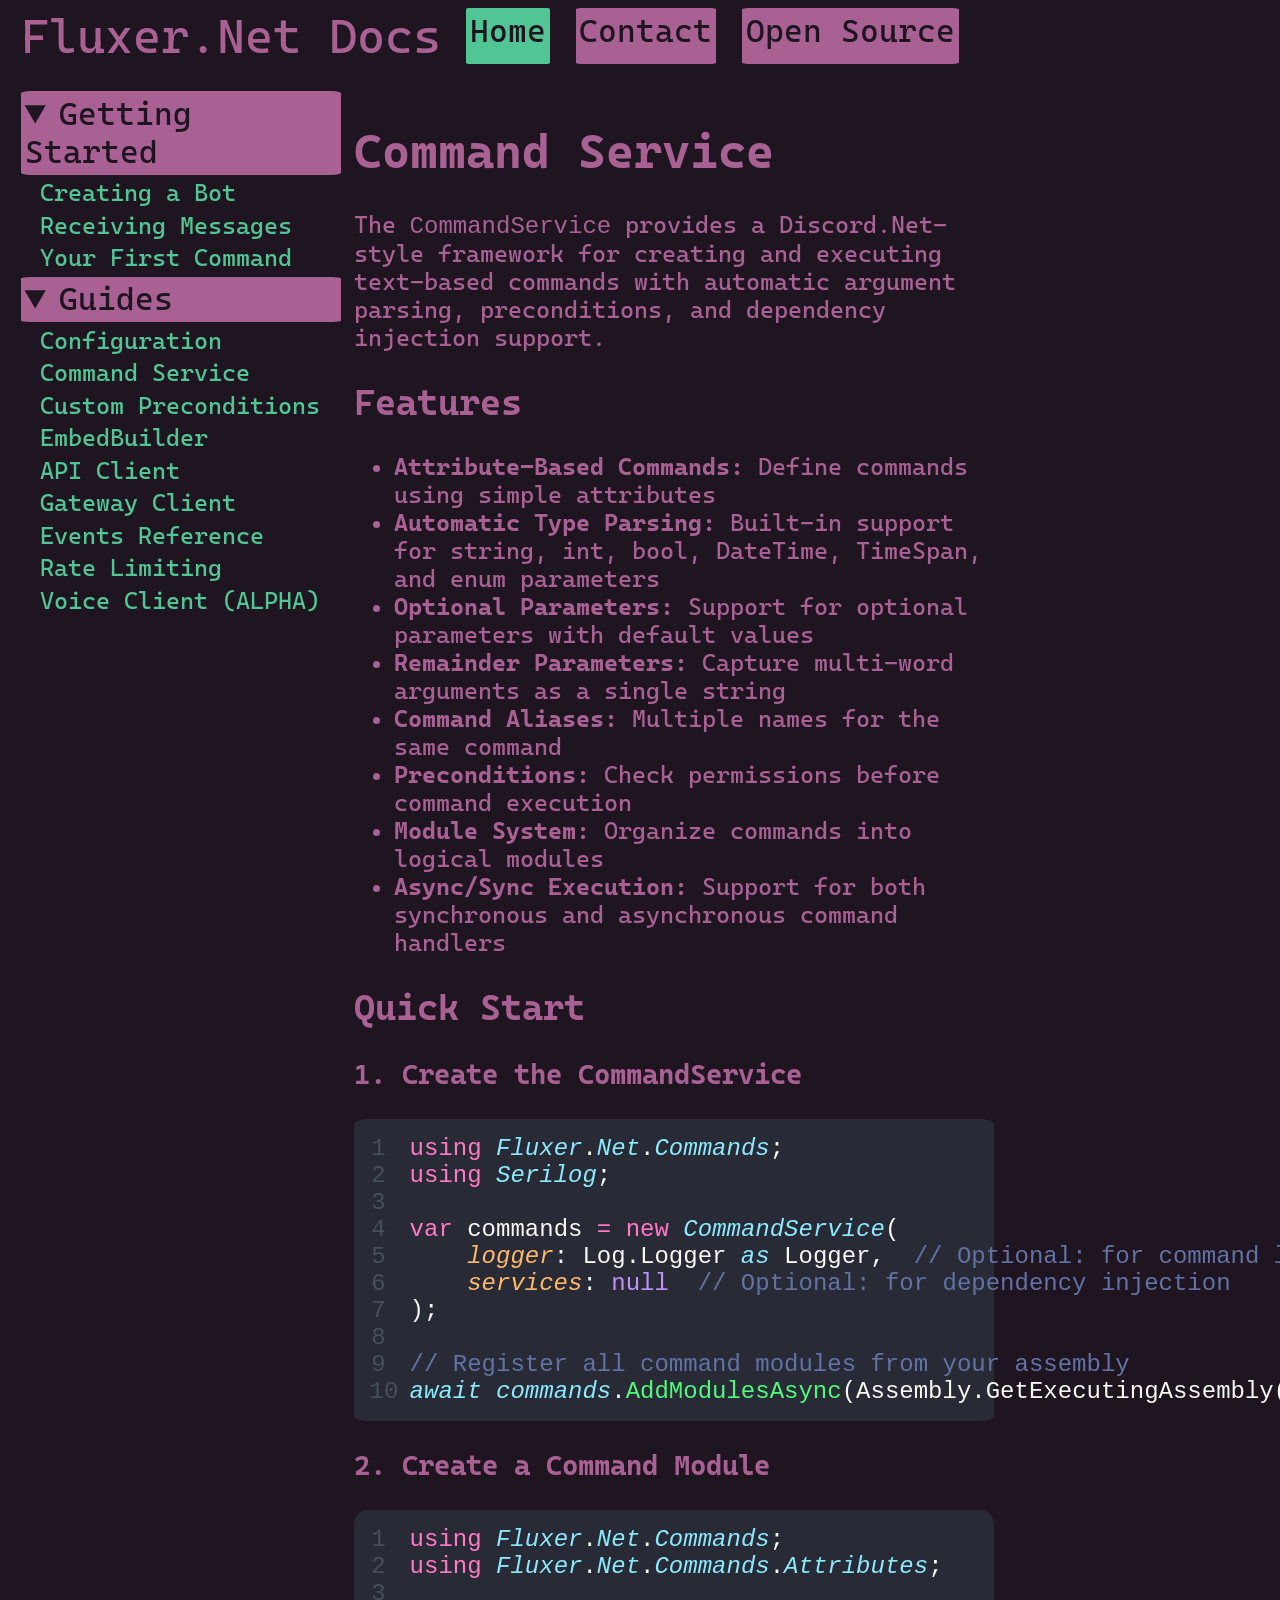
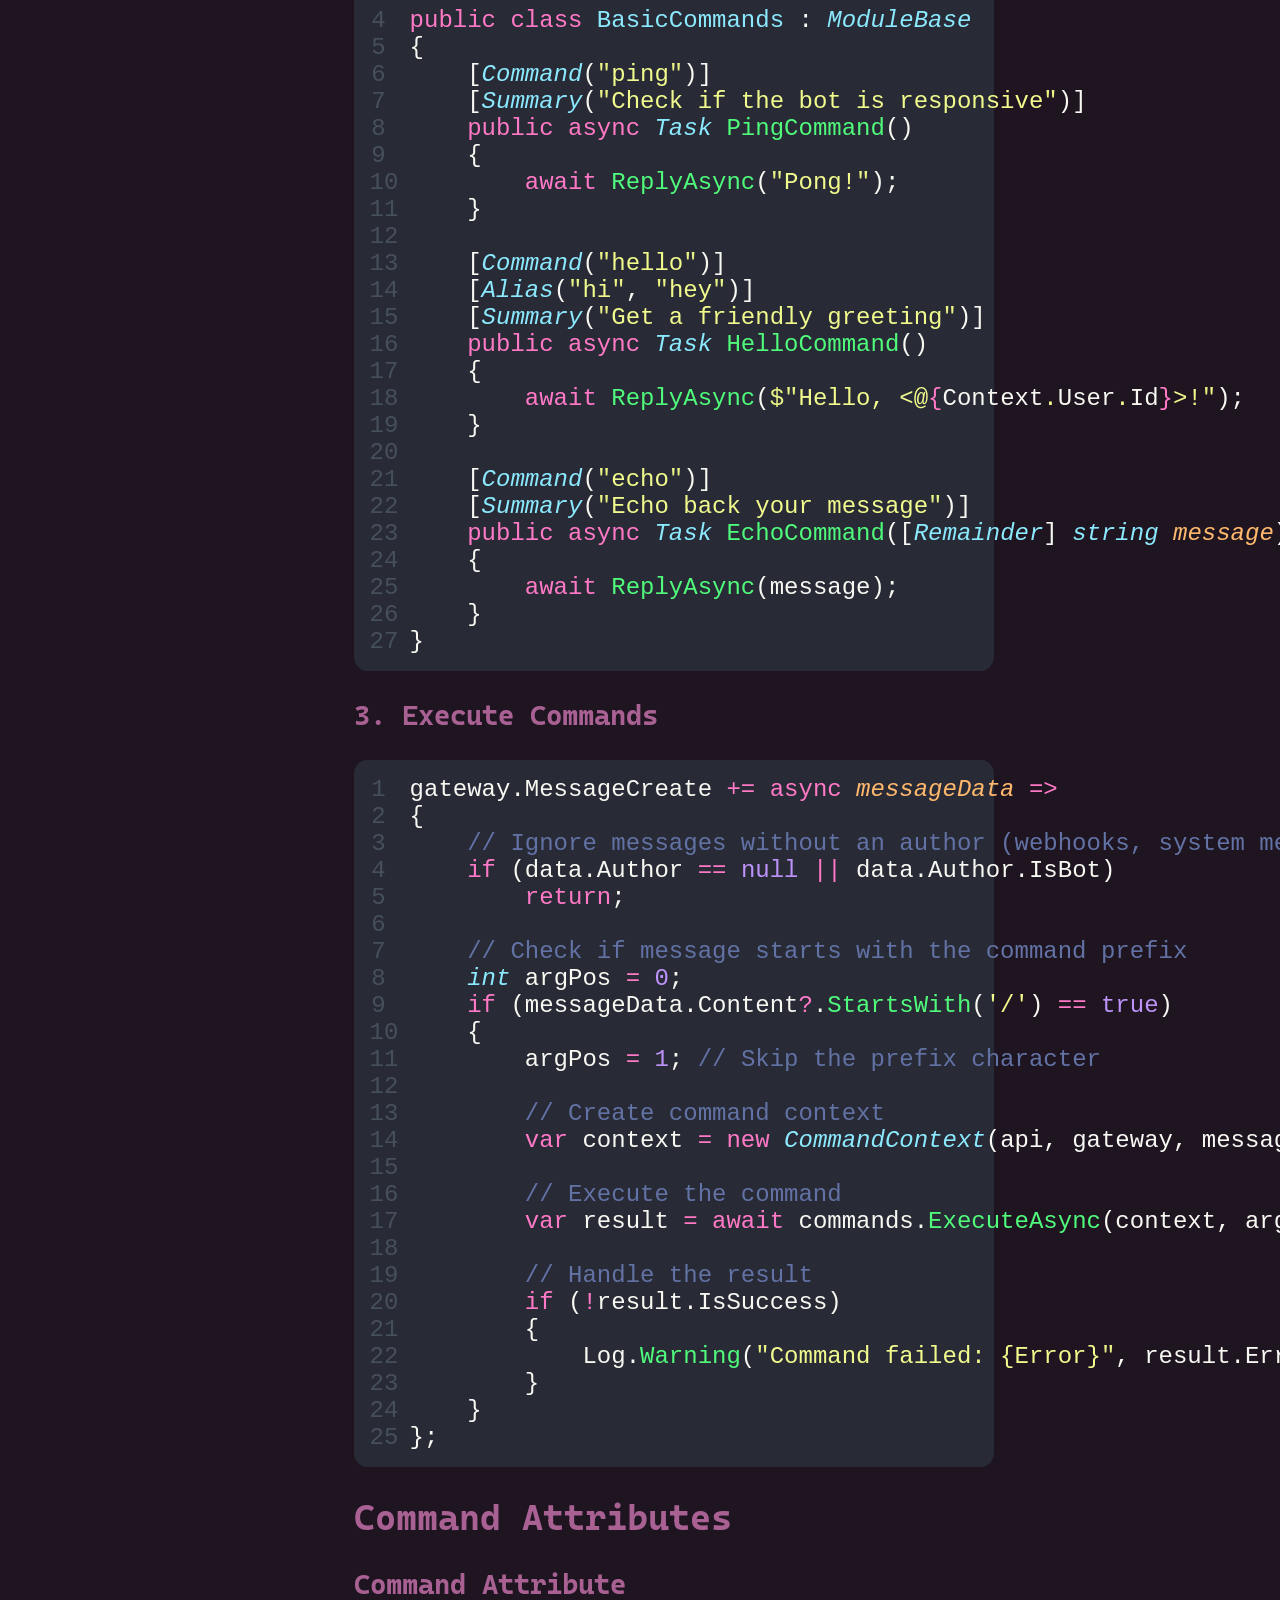
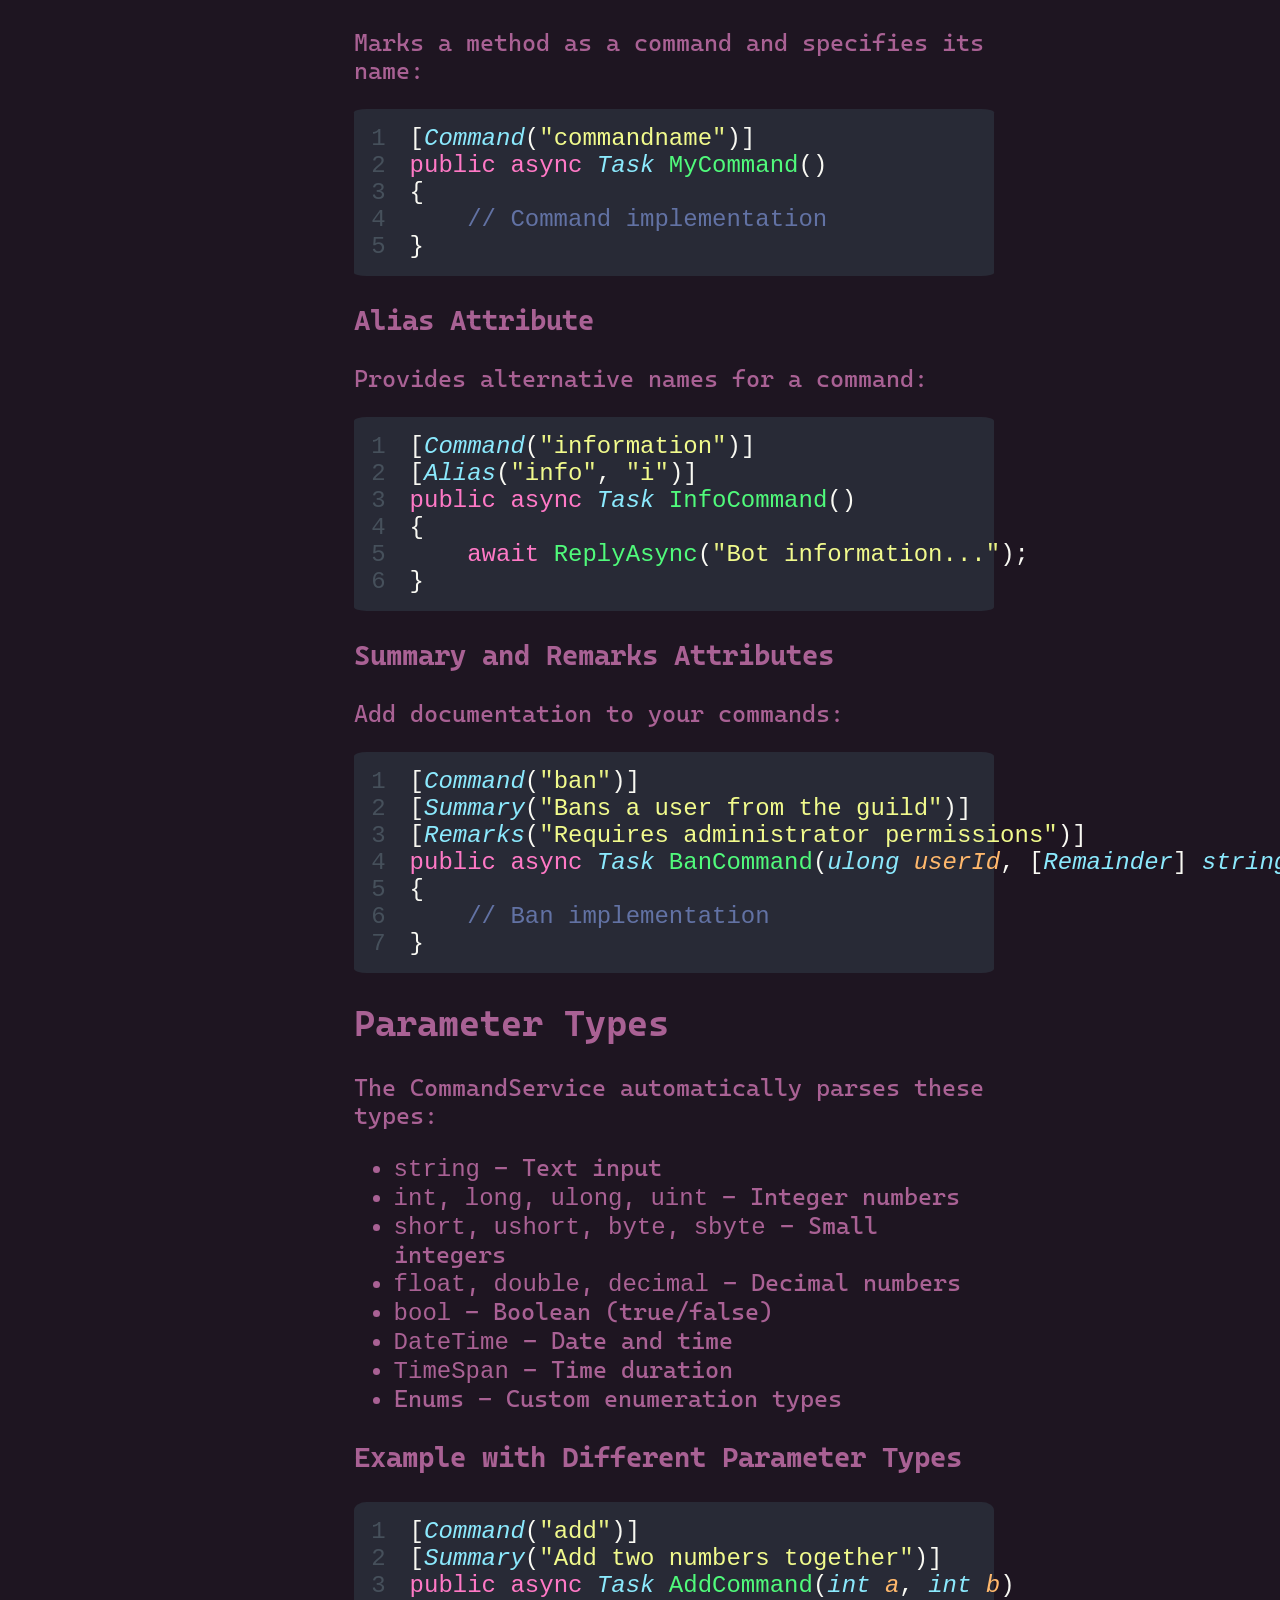
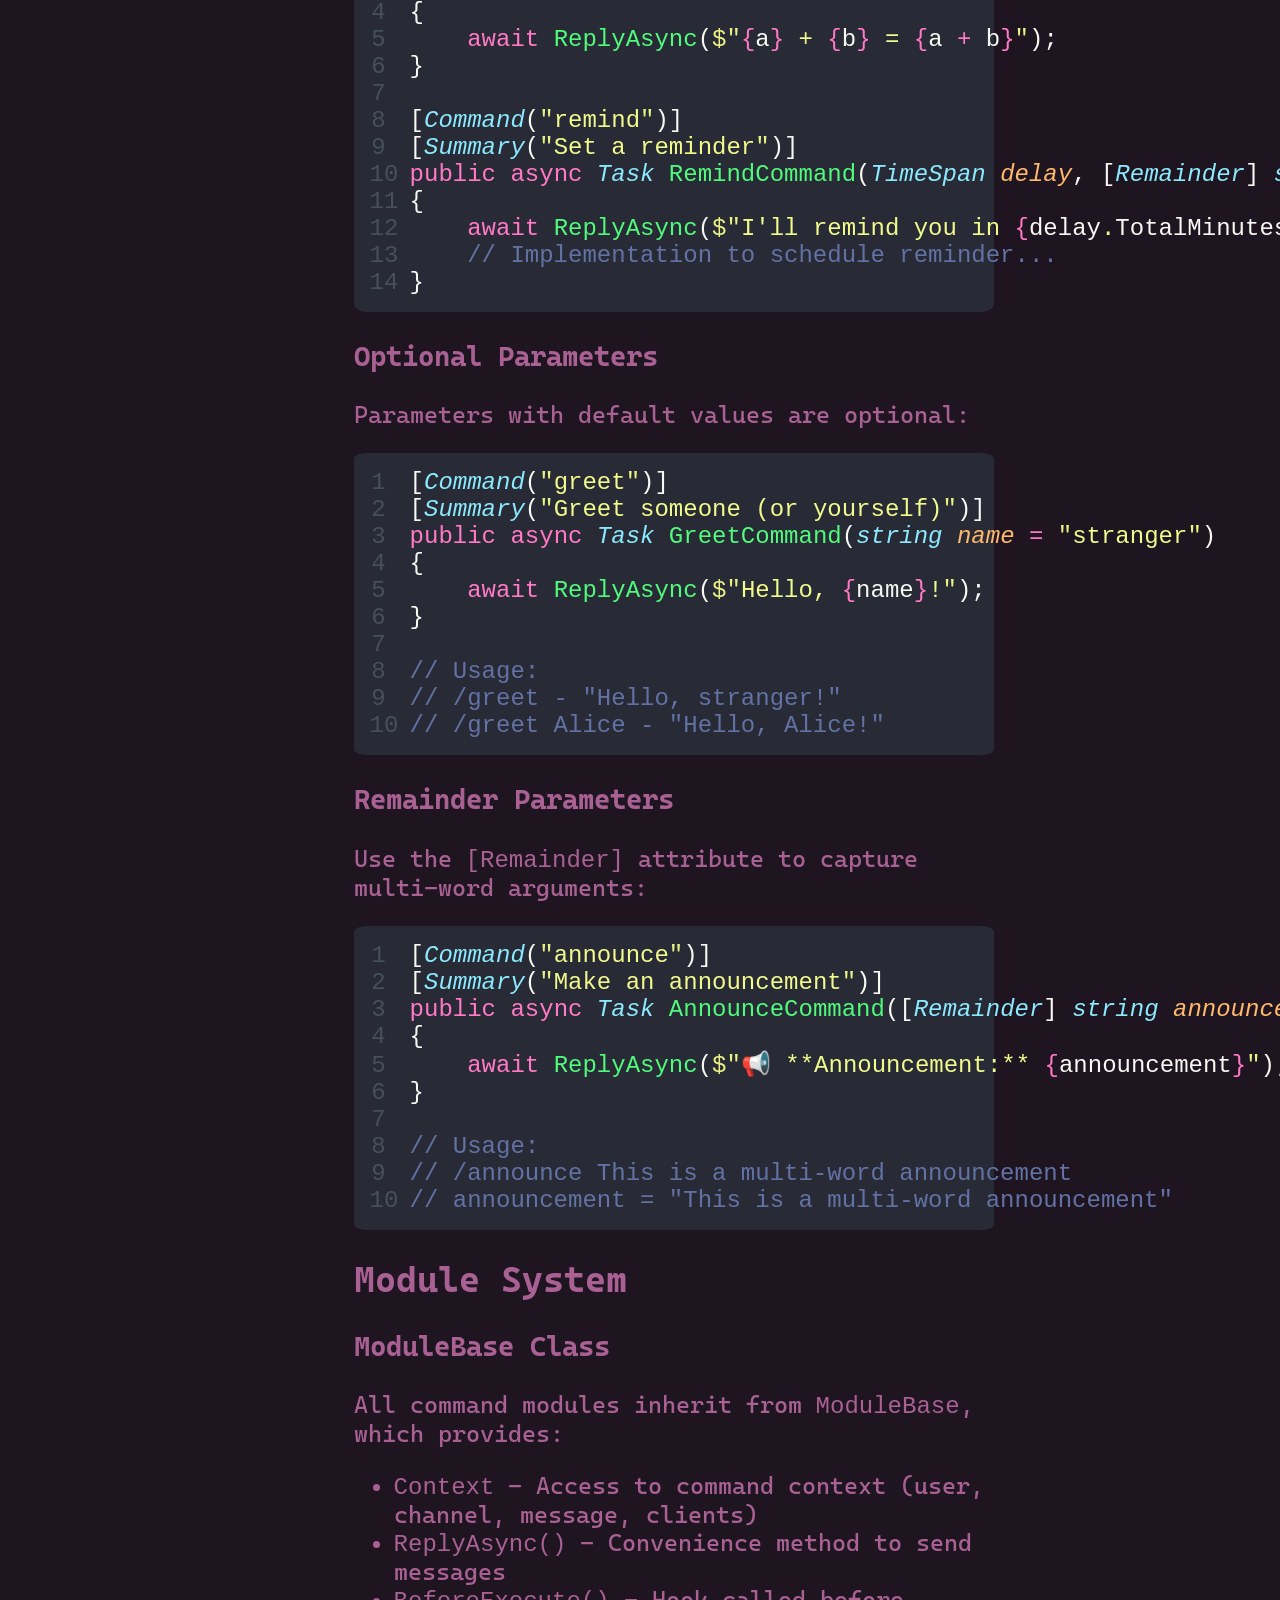
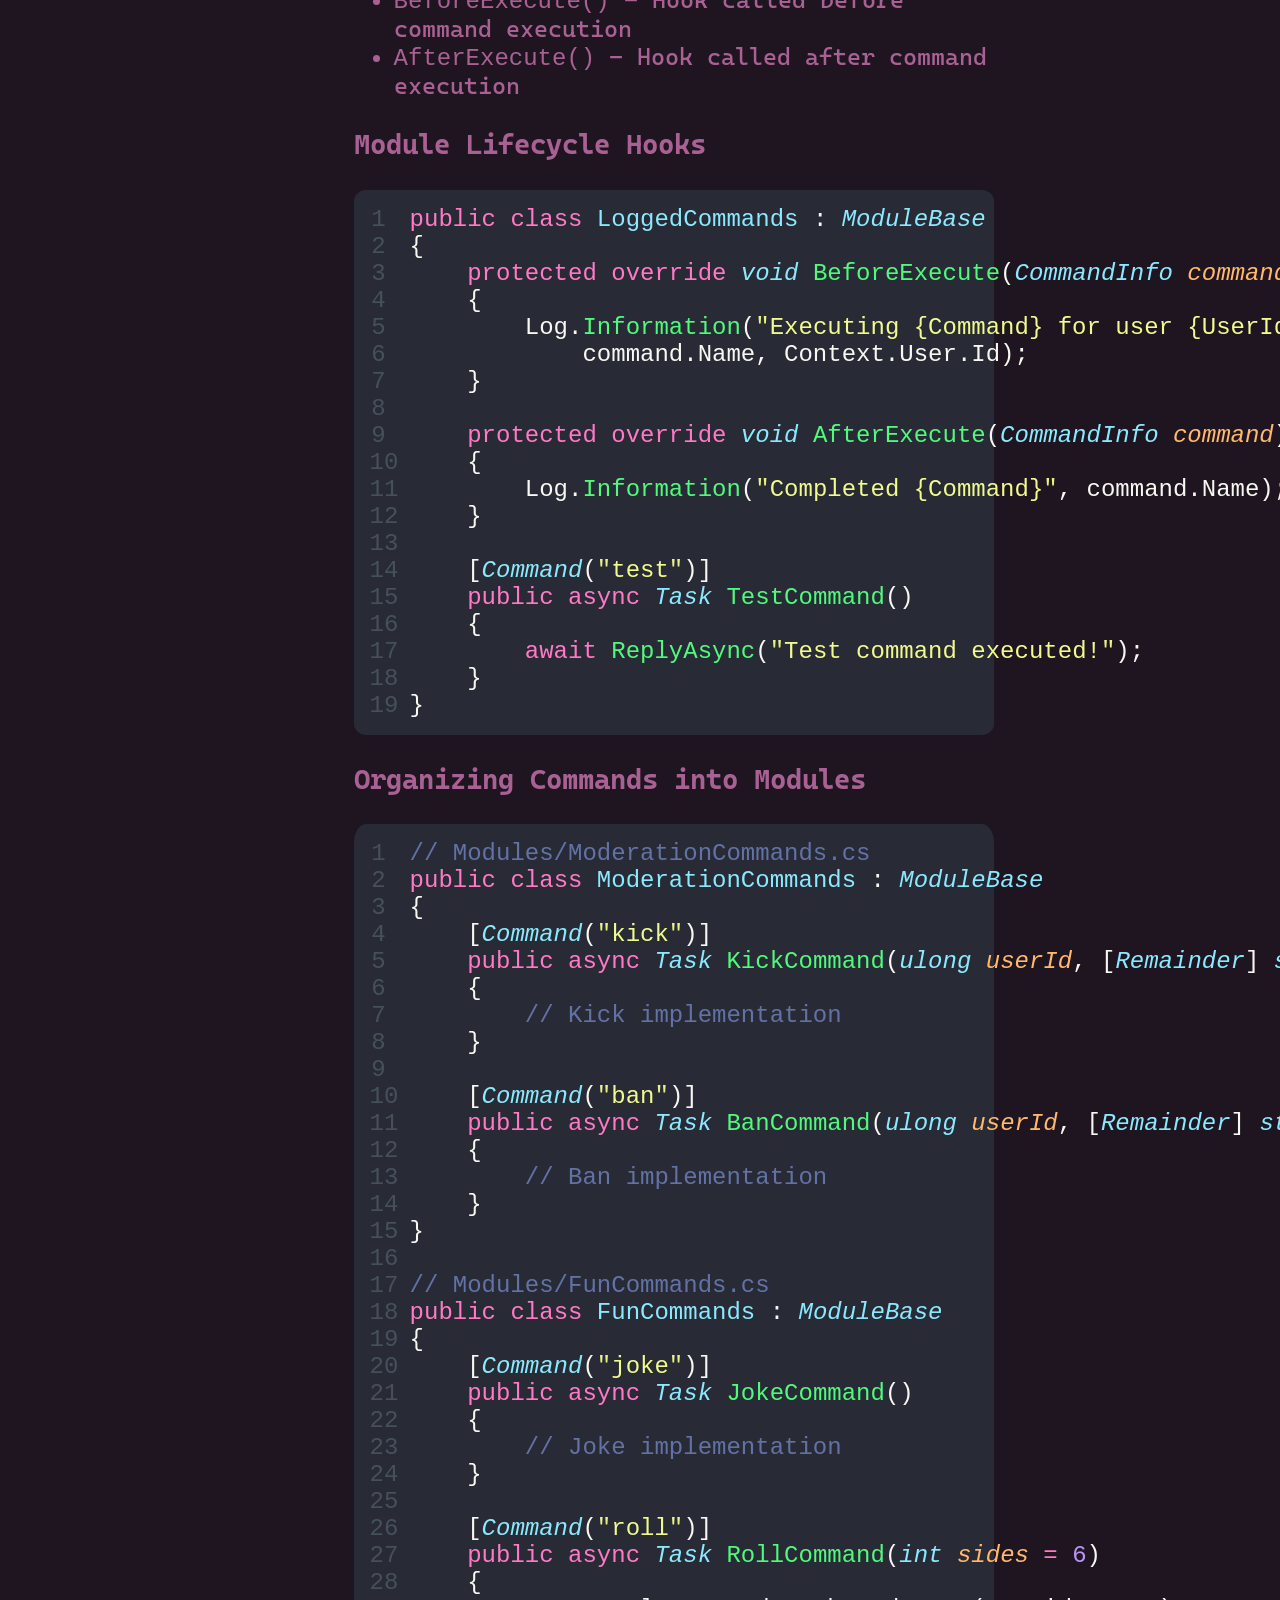
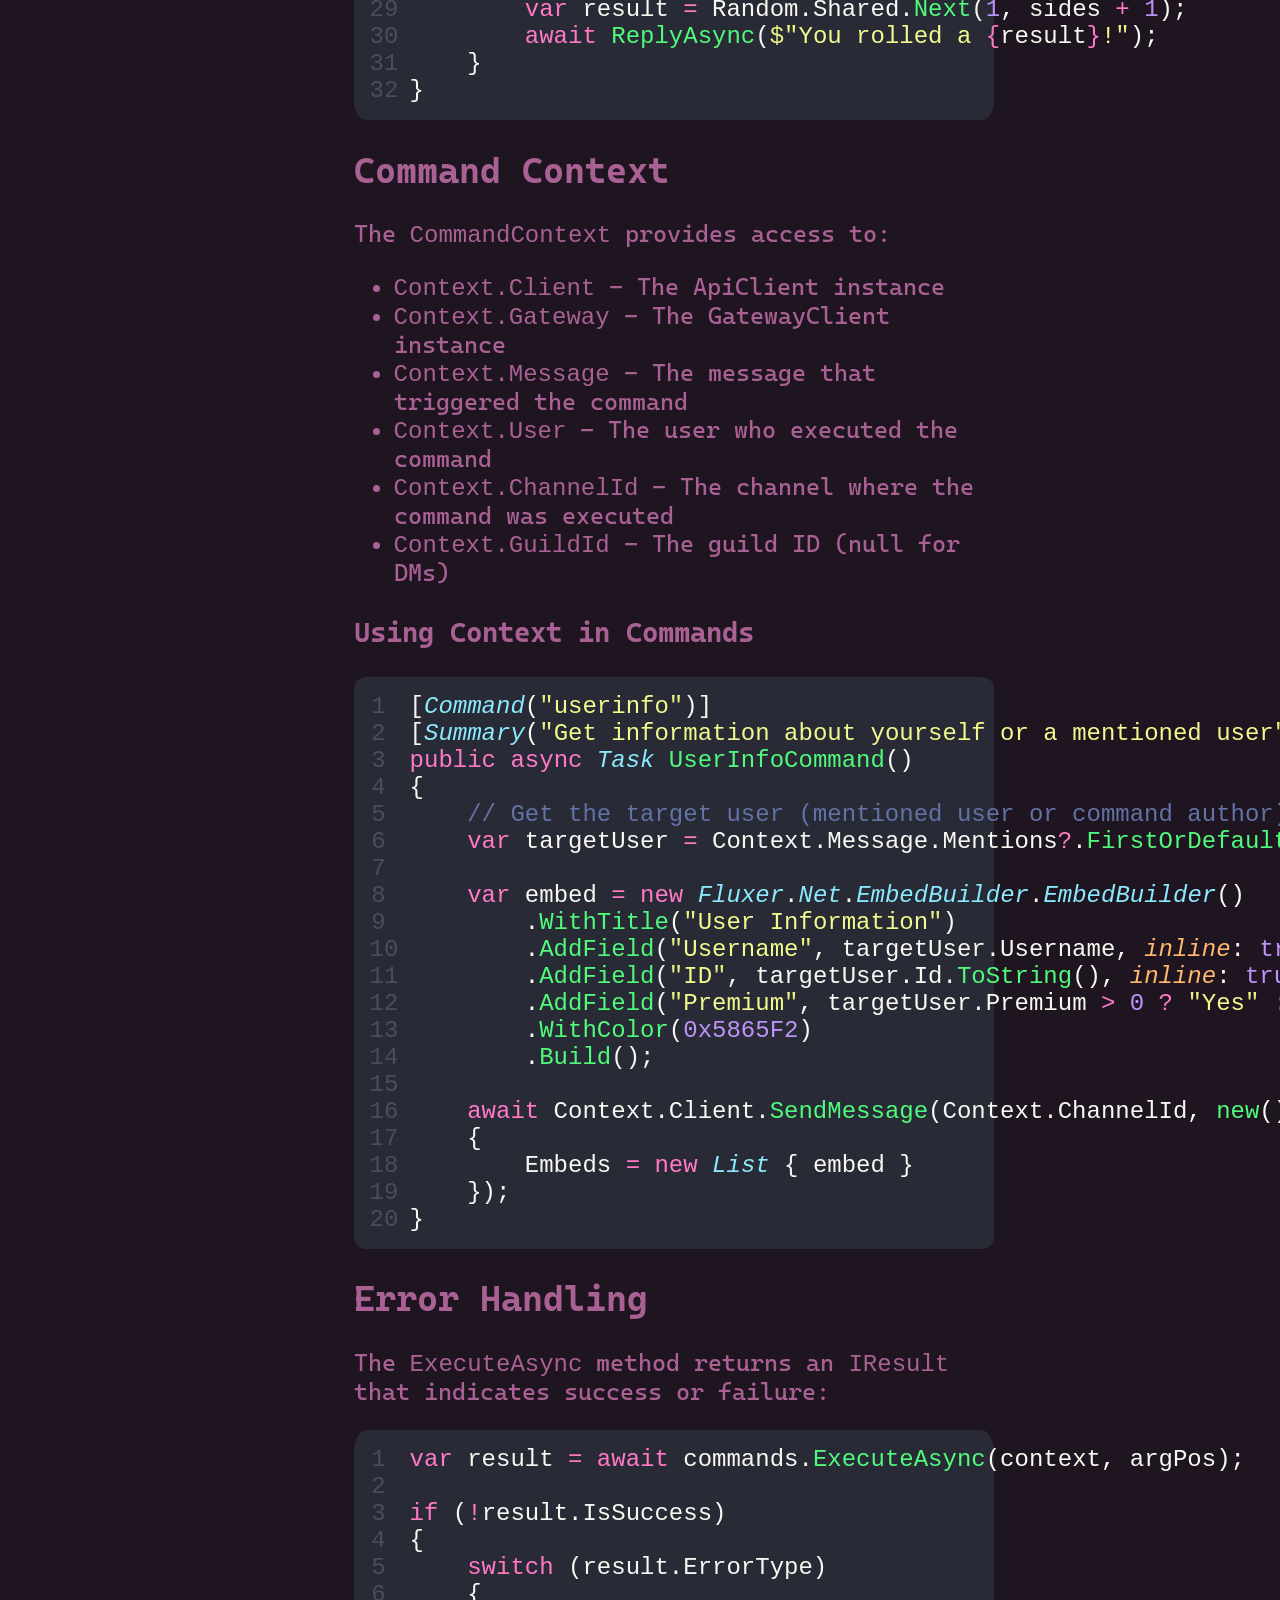
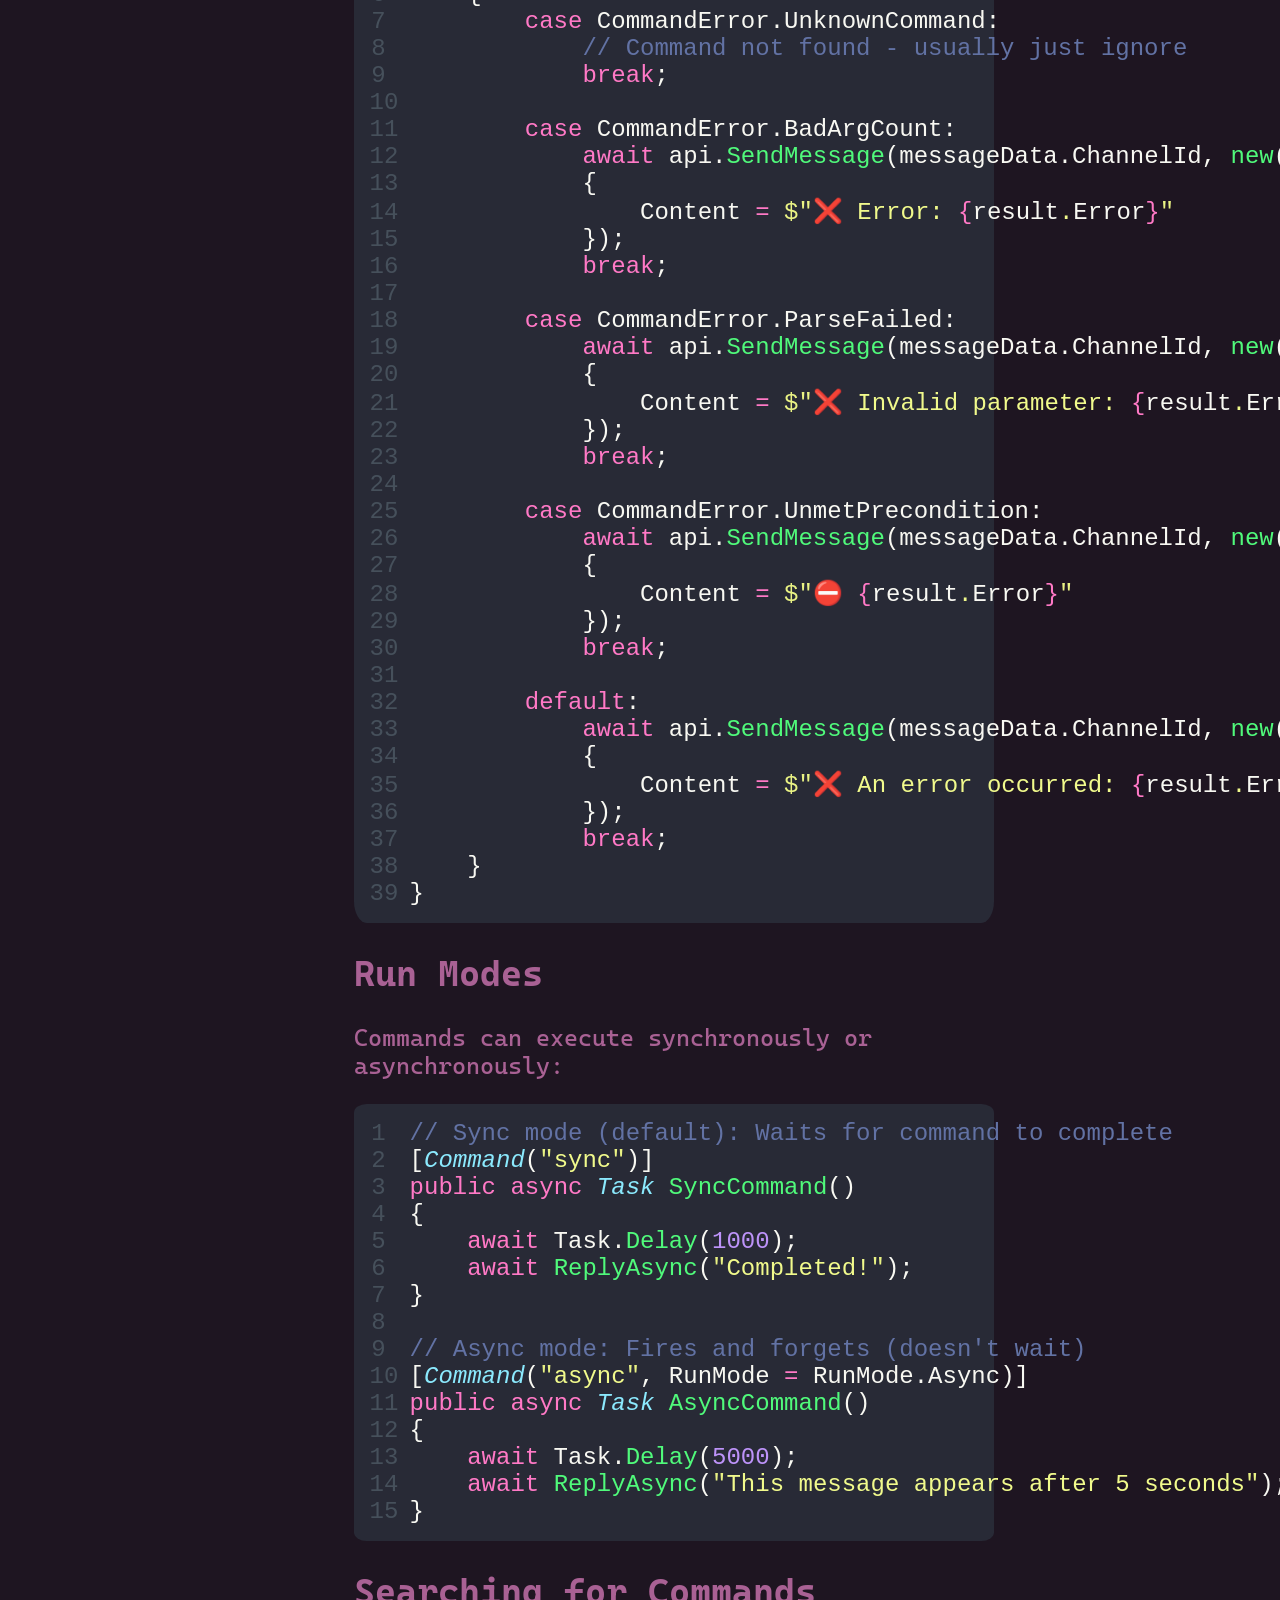
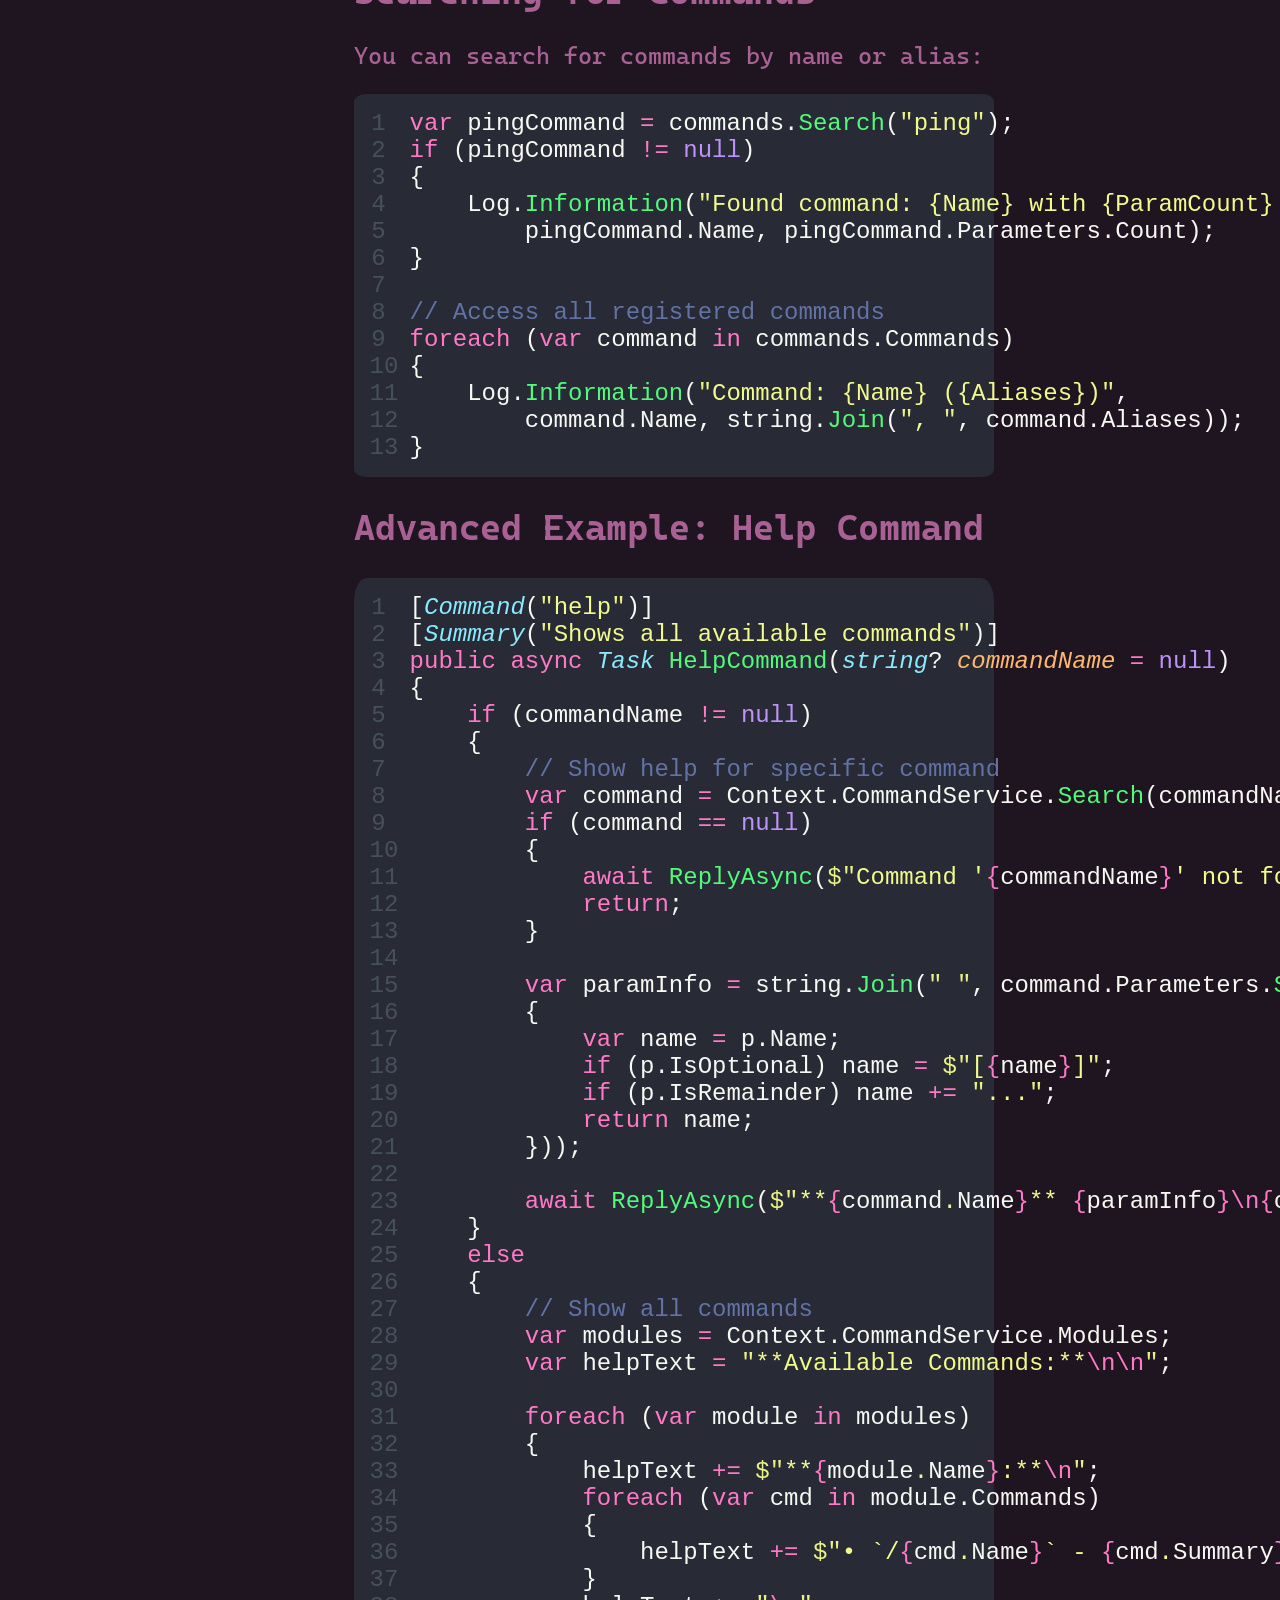
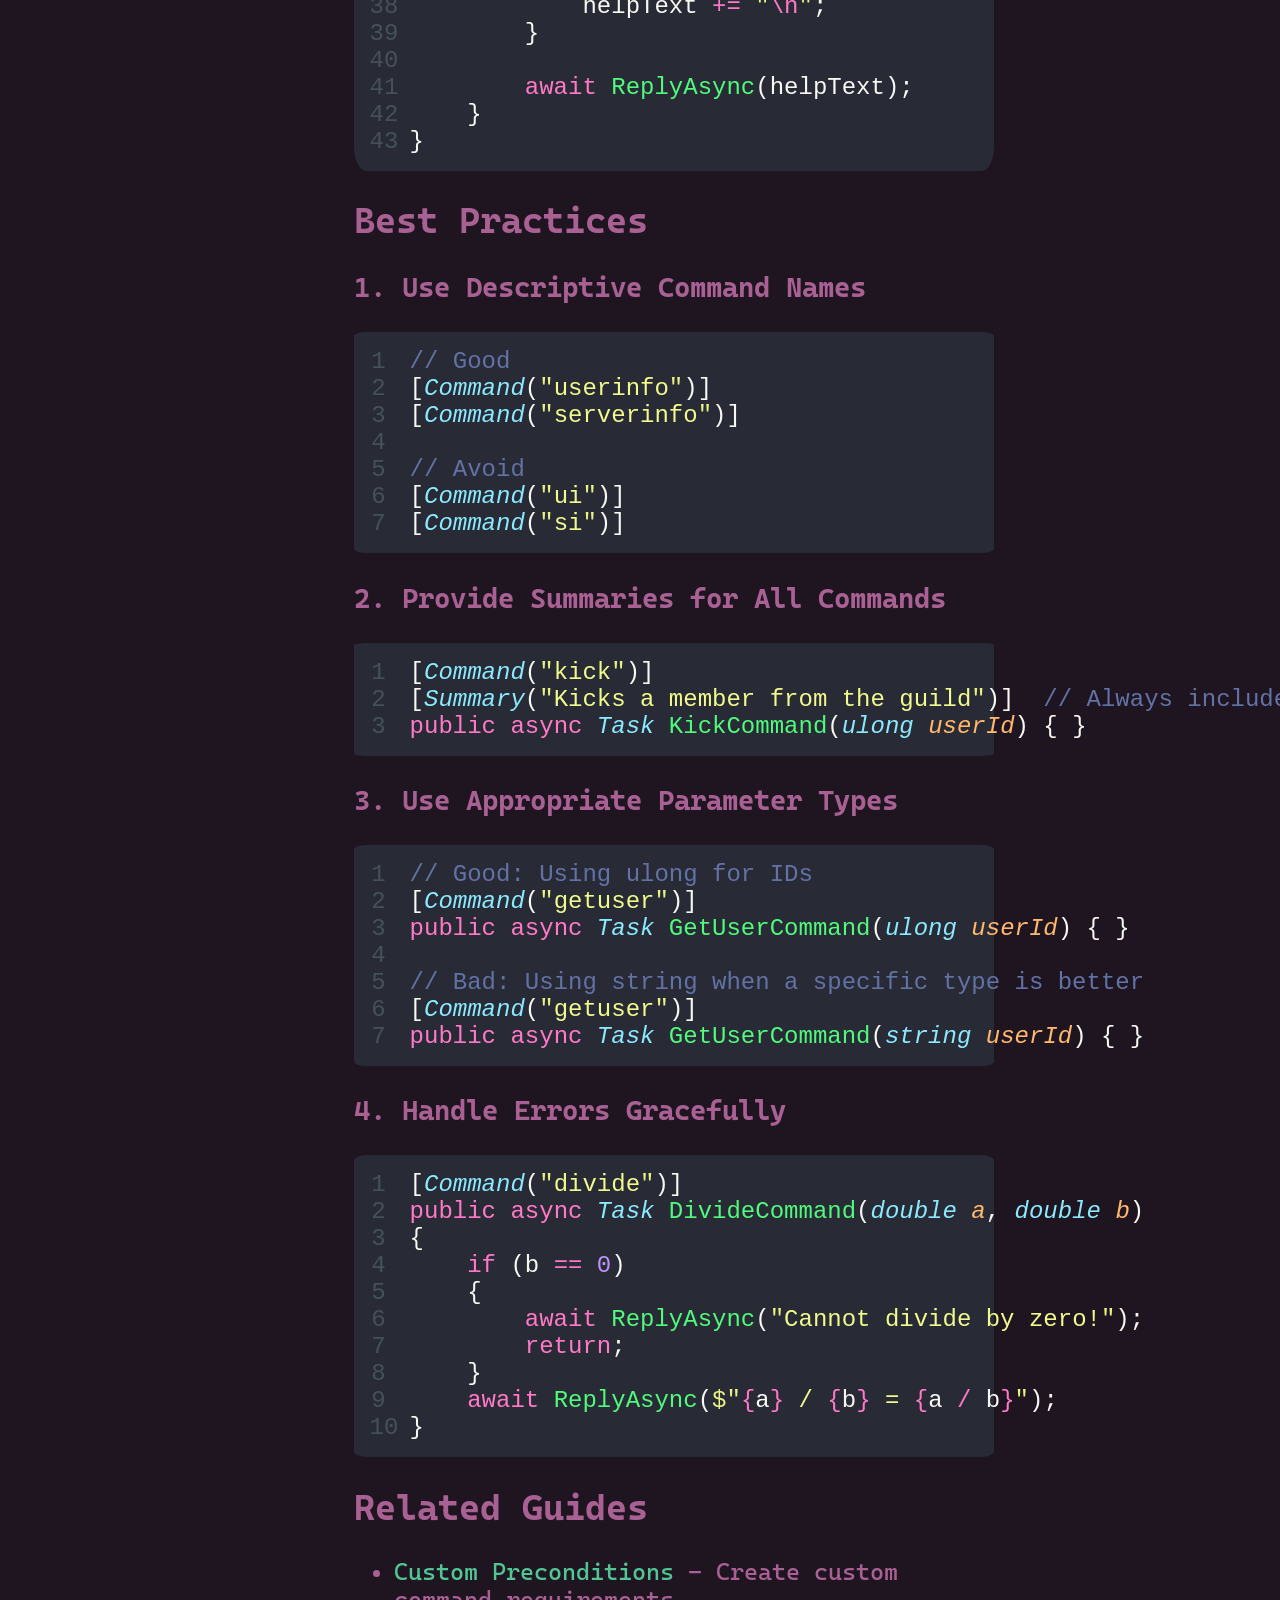
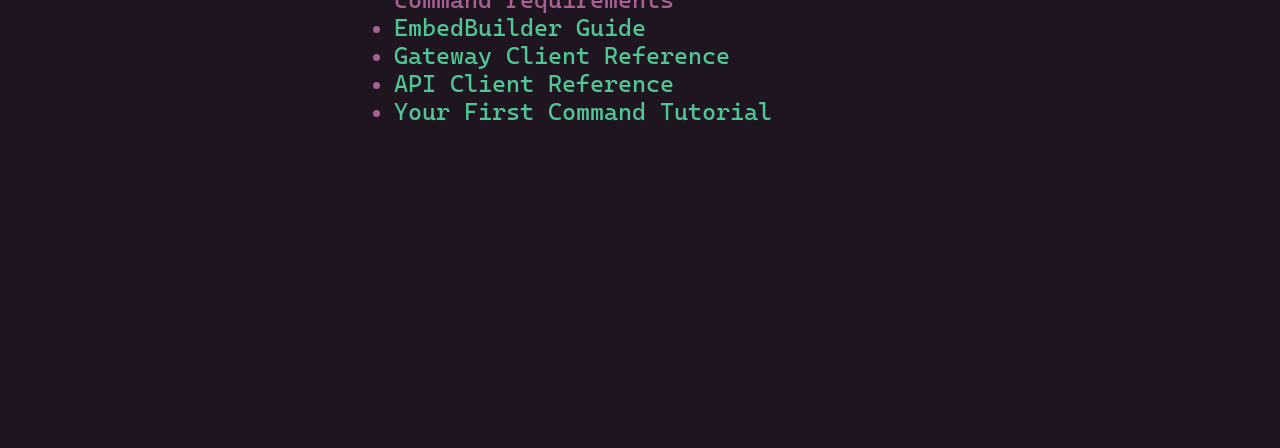
<file: guides/command-service.html>
<!DOCTYPE html>
<head>
    <title>Command Service - Fluxer.Net Docs</title>
    <meta charset="utf-8" />
    <link rel="preload" as="style" href="/assets/defaults.css" />
    <link rel="stylesheet" href="/assets/defaults.css" />
    <link rel="icon" href="/assets/imgs/nexfinity.png" />
</head>

<body>
    <template id="select">about-header</template>
    <template id="content">
        <h1>Command Service</h1>

        <p>The <code>CommandService</code> provides a Discord.Net-style framework for creating and executing text-based commands with automatic argument parsing, preconditions, and dependency injection support.</p>

        <h2>Features</h2>
        <ul>
            <li><strong>Attribute-Based Commands:</strong> Define commands using simple attributes</li>
            <li><strong>Automatic Type Parsing:</strong> Built-in support for string, int, bool, DateTime, TimeSpan, and enum parameters</li>
            <li><strong>Optional Parameters:</strong> Support for optional parameters with default values</li>
            <li><strong>Remainder Parameters:</strong> Capture multi-word arguments as a single string</li>
            <li><strong>Command Aliases:</strong> Multiple names for the same command</li>
            <li><strong>Preconditions:</strong> Check permissions before command execution</li>
            <li><strong>Module System:</strong> Organize commands into logical modules</li>
            <li><strong>Async/Sync Execution:</strong> Support for both synchronous and asynchronous command handlers</li>
        </ul>

        <h2>Quick Start</h2>

        <h3>1. Create the CommandService</h3>
        <pre><code class="language-cs">using Fluxer.Net.Commands;
using Serilog;

var commands = new CommandService(
    logger: Log.Logger as Logger,  // Optional: for command logging
    services: null  // Optional: for dependency injection
);

// Register all command modules from your assembly
await commands.AddModulesAsync(Assembly.GetExecutingAssembly());</code></pre>

        <h3>2. Create a Command Module</h3>
        <pre><code class="language-cs">using Fluxer.Net.Commands;
using Fluxer.Net.Commands.Attributes;

public class BasicCommands : ModuleBase
{
    [Command("ping")]
    [Summary("Check if the bot is responsive")]
    public async Task PingCommand()
    {
        await ReplyAsync("Pong!");
    }

    [Command("hello")]
    [Alias("hi", "hey")]
    [Summary("Get a friendly greeting")]
    public async Task HelloCommand()
    {
        await ReplyAsync($"Hello, <@{Context.User.Id}>!");
    }

    [Command("echo")]
    [Summary("Echo back your message")]
    public async Task EchoCommand([Remainder] string message)
    {
        await ReplyAsync(message);
    }
}</code></pre>

        <h3>3. Execute Commands</h3>
        <pre><code class="language-cs">gateway.MessageCreate += async messageData =>
{
    // Ignore messages without an author (webhooks, system messages) and other bots to prevent spam loops
    if (data.Author == null || data.Author.IsBot)
        return;

    // Check if message starts with the command prefix
    int argPos = 0;
    if (messageData.Content?.StartsWith('/') == true)
    {
        argPos = 1; // Skip the prefix character

        // Create command context
        var context = new CommandContext(api, gateway, messageData);

        // Execute the command
        var result = await commands.ExecuteAsync(context, argPos);

        // Handle the result
        if (!result.IsSuccess)
        {
            Log.Warning("Command failed: {Error}", result.Error);
        }
    }
};</code></pre>

        <h2>Command Attributes</h2>

        <h3>Command Attribute</h3>
        <p>Marks a method as a command and specifies its name:</p>
        <pre><code class="language-cs">[Command("commandname")]
public async Task MyCommand()
{
    // Command implementation
}</code></pre>

        <h3>Alias Attribute</h3>
        <p>Provides alternative names for a command:</p>
        <pre><code class="language-cs">[Command("information")]
[Alias("info", "i")]
public async Task InfoCommand()
{
    await ReplyAsync("Bot information...");
}</code></pre>

        <h3>Summary and Remarks Attributes</h3>
        <p>Add documentation to your commands:</p>
        <pre><code class="language-cs">[Command("ban")]
[Summary("Bans a user from the guild")]
[Remarks("Requires administrator permissions")]
public async Task BanCommand(ulong userId, [Remainder] string reason = "No reason provided")
{
    // Ban implementation
}</code></pre>

        <h2>Parameter Types</h2>

        <p>The CommandService automatically parses these types:</p>
        <ul>
            <li><code>string</code> - Text input</li>
            <li><code>int</code>, <code>long</code>, <code>ulong</code>, <code>uint</code> - Integer numbers</li>
            <li><code>short</code>, <code>ushort</code>, <code>byte</code>, <code>sbyte</code> - Small integers</li>
            <li><code>float</code>, <code>double</code>, <code>decimal</code> - Decimal numbers</li>
            <li><code>bool</code> - Boolean (true/false)</li>
            <li><code>DateTime</code> - Date and time</li>
            <li><code>TimeSpan</code> - Time duration</li>
            <li>Enums - Custom enumeration types</li>
        </ul>

        <h3>Example with Different Parameter Types</h3>
        <pre><code class="language-cs">[Command("add")]
[Summary("Add two numbers together")]
public async Task AddCommand(int a, int b)
{
    await ReplyAsync($"{a} + {b} = {a + b}");
}

[Command("remind")]
[Summary("Set a reminder")]
public async Task RemindCommand(TimeSpan delay, [Remainder] string message)
{
    await ReplyAsync($"I'll remind you in {delay.TotalMinutes} minutes: {message}");
    // Implementation to schedule reminder...
}</code></pre>

        <h3>Optional Parameters</h3>
        <p>Parameters with default values are optional:</p>
        <pre><code class="language-cs">[Command("greet")]
[Summary("Greet someone (or yourself)")]
public async Task GreetCommand(string name = "stranger")
{
    await ReplyAsync($"Hello, {name}!");
}

// Usage:
// /greet - "Hello, stranger!"
// /greet Alice - "Hello, Alice!"</code></pre>

        <h3>Remainder Parameters</h3>
        <p>Use the <code>[Remainder]</code> attribute to capture multi-word arguments:</p>
        <pre><code class="language-cs">[Command("announce")]
[Summary("Make an announcement")]
public async Task AnnounceCommand([Remainder] string announcement)
{
    await ReplyAsync($"📢 **Announcement:** {announcement}");
}

// Usage:
// /announce This is a multi-word announcement
// announcement = "This is a multi-word announcement"</code></pre>

        <h2>Module System</h2>

        <h3>ModuleBase Class</h3>
        <p>All command modules inherit from <code>ModuleBase</code>, which provides:</p>
        <ul>
            <li><code>Context</code> - Access to command context (user, channel, message, clients)</li>
            <li><code>ReplyAsync()</code> - Convenience method to send messages</li>
            <li><code>BeforeExecute()</code> - Hook called before command execution</li>
            <li><code>AfterExecute()</code> - Hook called after command execution</li>
        </ul>

        <h3>Module Lifecycle Hooks</h3>
        <pre><code class="language-cs">public class LoggedCommands : ModuleBase
{
    protected override void BeforeExecute(CommandInfo command)
    {
        Log.Information("Executing {Command} for user {UserId}",
            command.Name, Context.User.Id);
    }

    protected override void AfterExecute(CommandInfo command)
    {
        Log.Information("Completed {Command}", command.Name);
    }

    [Command("test")]
    public async Task TestCommand()
    {
        await ReplyAsync("Test command executed!");
    }
}</code></pre>

        <h3>Organizing Commands into Modules</h3>
        <pre><code class="language-cs">// Modules/ModerationCommands.cs
public class ModerationCommands : ModuleBase
{
    [Command("kick")]
    public async Task KickCommand(ulong userId, [Remainder] string reason = "No reason")
    {
        // Kick implementation
    }

    [Command("ban")]
    public async Task BanCommand(ulong userId, [Remainder] string reason = "No reason")
    {
        // Ban implementation
    }
}

// Modules/FunCommands.cs
public class FunCommands : ModuleBase
{
    [Command("joke")]
    public async Task JokeCommand()
    {
        // Joke implementation
    }

    [Command("roll")]
    public async Task RollCommand(int sides = 6)
    {
        var result = Random.Shared.Next(1, sides + 1);
        await ReplyAsync($"You rolled a {result}!");
    }
}</code></pre>

        <h2>Command Context</h2>

        <p>The <code>CommandContext</code> provides access to:</p>
        <ul>
            <li><code>Context.Client</code> - The ApiClient instance</li>
            <li><code>Context.Gateway</code> - The GatewayClient instance</li>
            <li><code>Context.Message</code> - The message that triggered the command</li>
            <li><code>Context.User</code> - The user who executed the command</li>
            <li><code>Context.ChannelId</code> - The channel where the command was executed</li>
            <li><code>Context.GuildId</code> - The guild ID (null for DMs)</li>
        </ul>

        <h3>Using Context in Commands</h3>
        <pre><code class="language-cs">[Command("userinfo")]
[Summary("Get information about yourself or a mentioned user")]
public async Task UserInfoCommand()
{
    // Get the target user (mentioned user or command author)
    var targetUser = Context.Message.Mentions?.FirstOrDefault() ?? Context.User;

    var embed = new Fluxer.Net.EmbedBuilder.EmbedBuilder()
        .WithTitle("User Information")
        .AddField("Username", targetUser.Username, inline: true)
        .AddField("ID", targetUser.Id.ToString(), inline: true)
        .AddField("Premium", targetUser.Premium > 0 ? "Yes" : "No", inline: true)
        .WithColor(0x5865F2)
        .Build();

    await Context.Client.SendMessage(Context.ChannelId, new()
    {
        Embeds = new List<Embed> { embed }
    });
}</code></pre>

        <h2>Error Handling</h2>

        <p>The <code>ExecuteAsync</code> method returns an <code>IResult</code> that indicates success or failure:</p>

        <pre><code class="language-cs">var result = await commands.ExecuteAsync(context, argPos);

if (!result.IsSuccess)
{
    switch (result.ErrorType)
    {
        case CommandError.UnknownCommand:
            // Command not found - usually just ignore
            break;

        case CommandError.BadArgCount:
            await api.SendMessage(messageData.ChannelId, new()
            {
                Content = $"❌ Error: {result.Error}"
            });
            break;

        case CommandError.ParseFailed:
            await api.SendMessage(messageData.ChannelId, new()
            {
                Content = $"❌ Invalid parameter: {result.Error}"
            });
            break;

        case CommandError.UnmetPrecondition:
            await api.SendMessage(messageData.ChannelId, new()
            {
                Content = $"⛔ {result.Error}"
            });
            break;

        default:
            await api.SendMessage(messageData.ChannelId, new()
            {
                Content = $"❌ An error occurred: {result.Error}"
            });
            break;
    }
}</code></pre>

        <h2>Run Modes</h2>

        <p>Commands can execute synchronously or asynchronously:</p>

        <pre><code class="language-cs">// Sync mode (default): Waits for command to complete
[Command("sync")]
public async Task SyncCommand()
{
    await Task.Delay(1000);
    await ReplyAsync("Completed!");
}

// Async mode: Fires and forgets (doesn't wait)
[Command("async", RunMode = RunMode.Async)]
public async Task AsyncCommand()
{
    await Task.Delay(5000);
    await ReplyAsync("This message appears after 5 seconds");
}</code></pre>

        <h2>Searching for Commands</h2>

        <p>You can search for commands by name or alias:</p>

        <pre><code class="language-cs">var pingCommand = commands.Search("ping");
if (pingCommand != null)
{
    Log.Information("Found command: {Name} with {ParamCount} parameters",
        pingCommand.Name, pingCommand.Parameters.Count);
}

// Access all registered commands
foreach (var command in commands.Commands)
{
    Log.Information("Command: {Name} ({Aliases})",
        command.Name, string.Join(", ", command.Aliases));
}</code></pre>

        <h2>Advanced Example: Help Command</h2>

        <pre><code class="language-cs">[Command("help")]
[Summary("Shows all available commands")]
public async Task HelpCommand(string? commandName = null)
{
    if (commandName != null)
    {
        // Show help for specific command
        var command = Context.CommandService.Search(commandName);
        if (command == null)
        {
            await ReplyAsync($"Command '{commandName}' not found.");
            return;
        }

        var paramInfo = string.Join(" ", command.Parameters.Select(p =>
        {
            var name = p.Name;
            if (p.IsOptional) name = $"[{name}]";
            if (p.IsRemainder) name += "...";
            return name;
        }));

        await ReplyAsync($"**{command.Name}** {paramInfo}\n{command.Summary}");
    }
    else
    {
        // Show all commands
        var modules = Context.CommandService.Modules;
        var helpText = "**Available Commands:**\n\n";

        foreach (var module in modules)
        {
            helpText += $"**{module.Name}:**\n";
            foreach (var cmd in module.Commands)
            {
                helpText += $"• `/{cmd.Name}` - {cmd.Summary}\n";
            }
            helpText += "\n";
        }

        await ReplyAsync(helpText);
    }
}</code></pre>

        <h2>Best Practices</h2>

        <h3>1. Use Descriptive Command Names</h3>
        <pre><code class="language-cs">// Good
[Command("userinfo")]
[Command("serverinfo")]

// Avoid
[Command("ui")]
[Command("si")]</code></pre>

        <h3>2. Provide Summaries for All Commands</h3>
        <pre><code class="language-cs">[Command("kick")]
[Summary("Kicks a member from the guild")]  // Always include
public async Task KickCommand(ulong userId) { }</code></pre>

        <h3>3. Use Appropriate Parameter Types</h3>
        <pre><code class="language-cs">// Good: Using ulong for IDs
[Command("getuser")]
public async Task GetUserCommand(ulong userId) { }

// Bad: Using string when a specific type is better
[Command("getuser")]
public async Task GetUserCommand(string userId) { }</code></pre>

        <h3>4. Handle Errors Gracefully</h3>
        <pre><code class="language-cs">[Command("divide")]
public async Task DivideCommand(double a, double b)
{
    if (b == 0)
    {
        await ReplyAsync("Cannot divide by zero!");
        return;
    }
    await ReplyAsync($"{a} / {b} = {a / b}");
}</code></pre>

        <h2>Related Guides</h2>
        <ul>
            <li><a href="/guides/preconditions.html">Custom Preconditions</a> - Create custom command requirements</li>
            <li><a href="/guides/embed-builder.html">EmbedBuilder Guide</a></li>
            <li><a href="/guides/gateway-client.html">Gateway Client Reference</a></li>
            <li><a href="/guides/api-client.html">API Client Reference</a></li>
            <li><a href="/tutorials/first-bot/3.commands.html">Your First Command Tutorial</a></li>
        </ul>
    </template>
    <script src="/assets/scripts/loader.js"></script>

    <script src="/assets/ext/shikijs/dist/index.unpkg.iife.js"></script>
    <script>
        shiki.setCDN("/assets/ext/shikijs");

        shiki.loadTheme('themes/dracula.json').then(theme =>
            shiki.getHighlighter({theme: theme, langs: ['cs']}).then(hl => {
                document.querySelectorAll('pre code').forEach(block => {
                    const lang = block.className.replace('language-', '');
                    const highlighted = hl.codeToHtml(block.textContent, { lang: lang });
                    block.parentElement.outerHTML = highlighted;
                });
            })
        );
    </script>
</body>
</file>
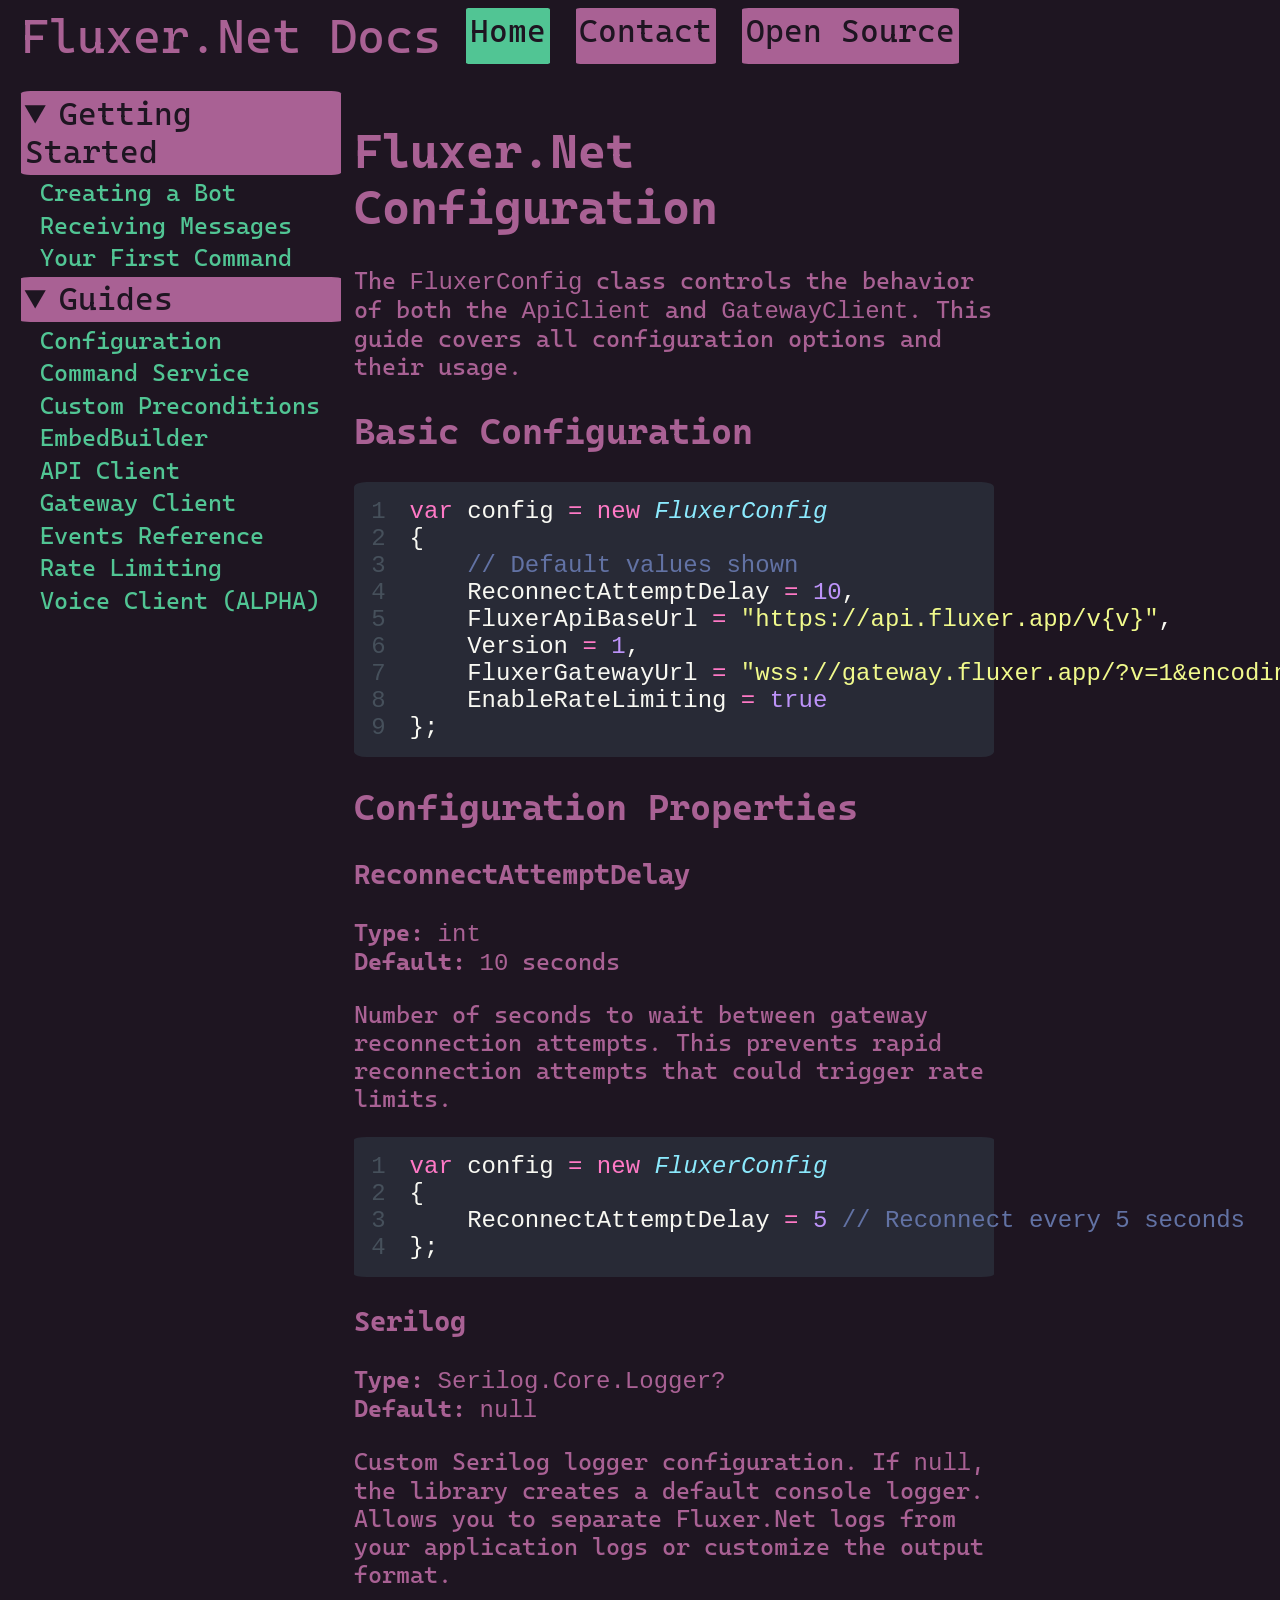
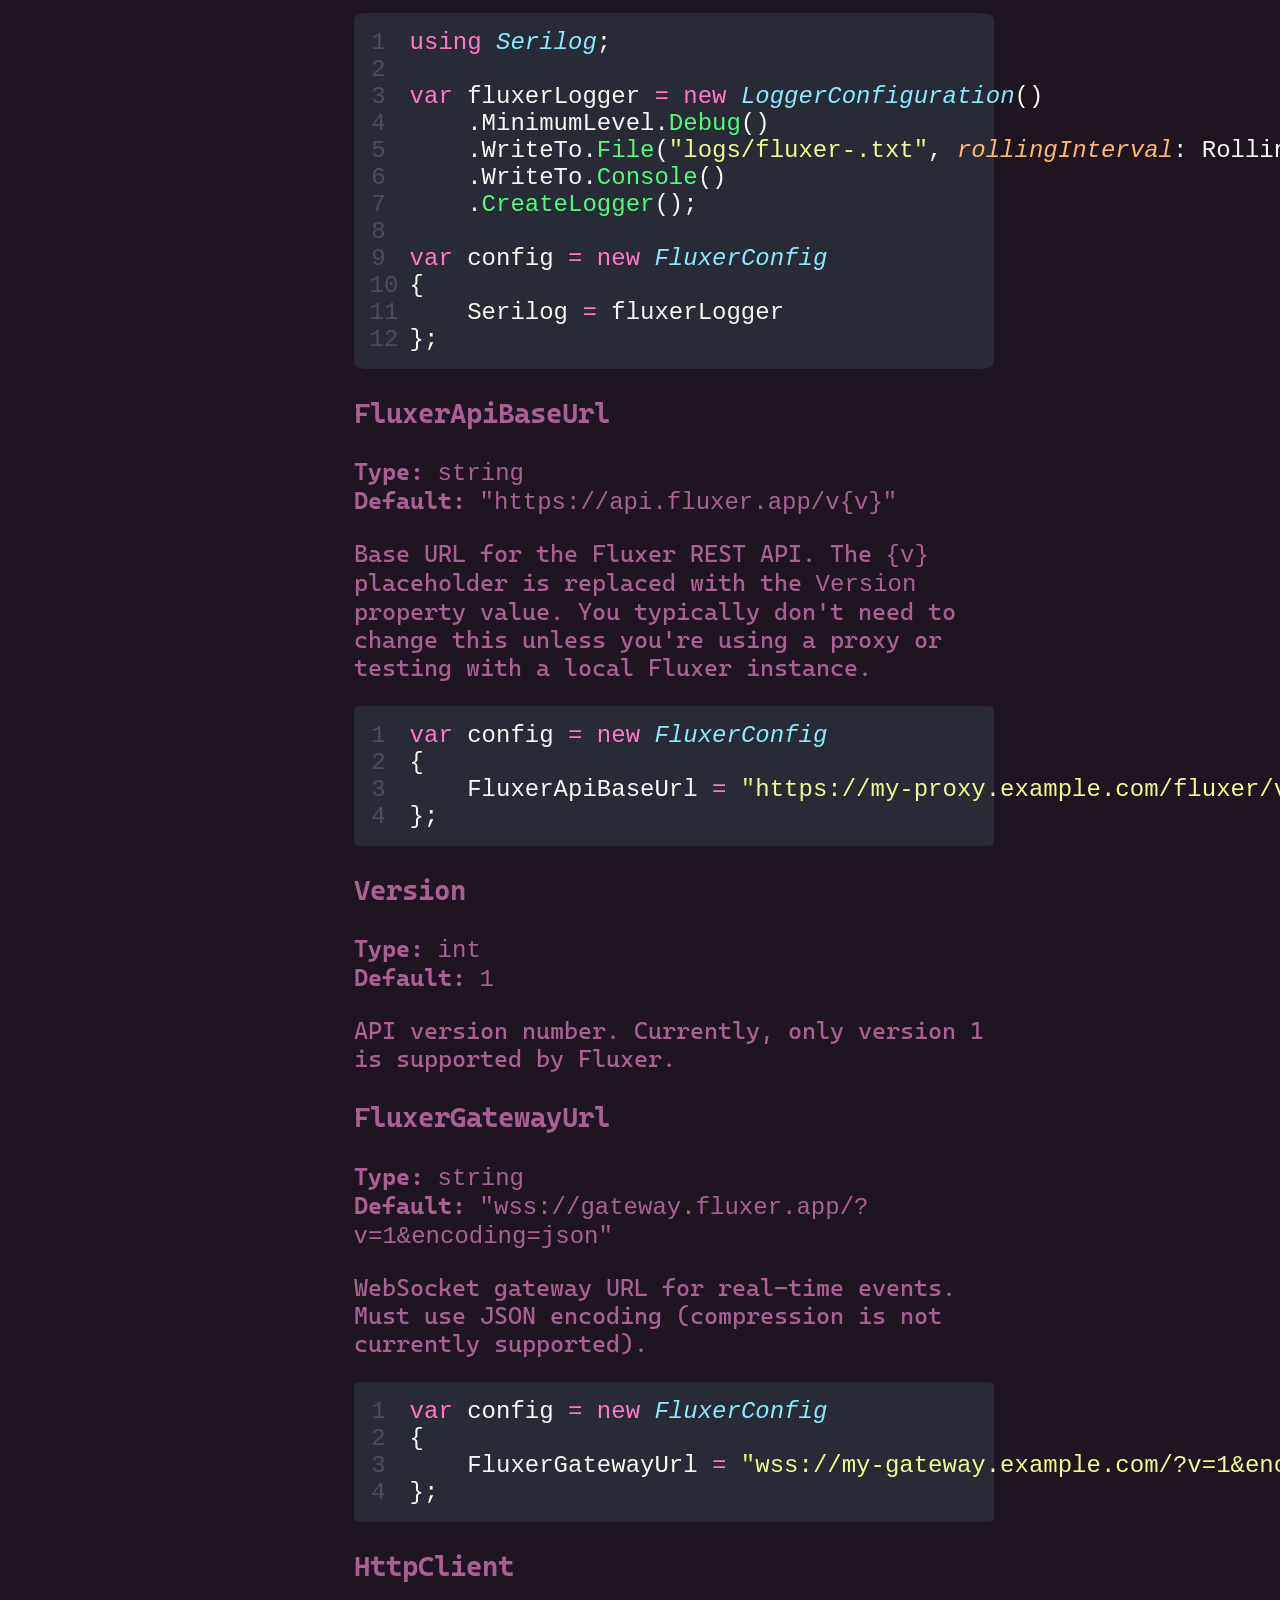
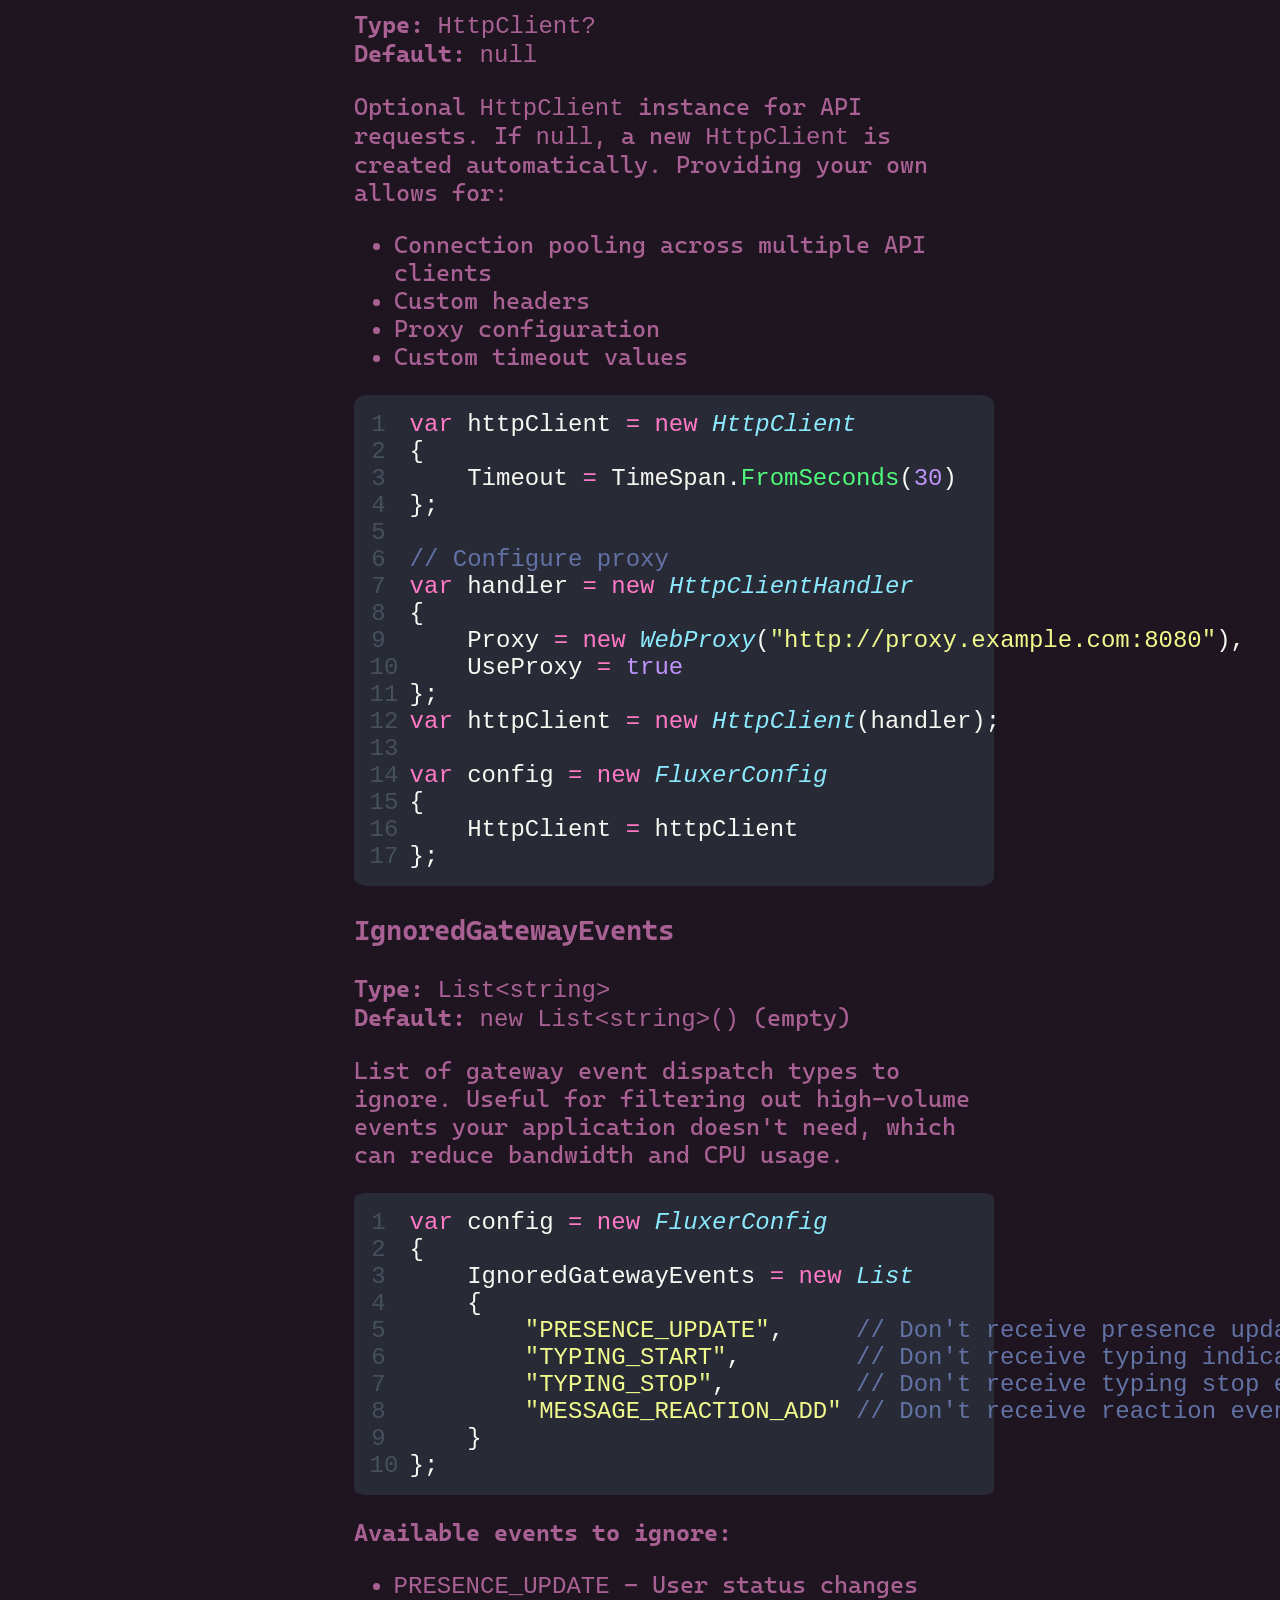
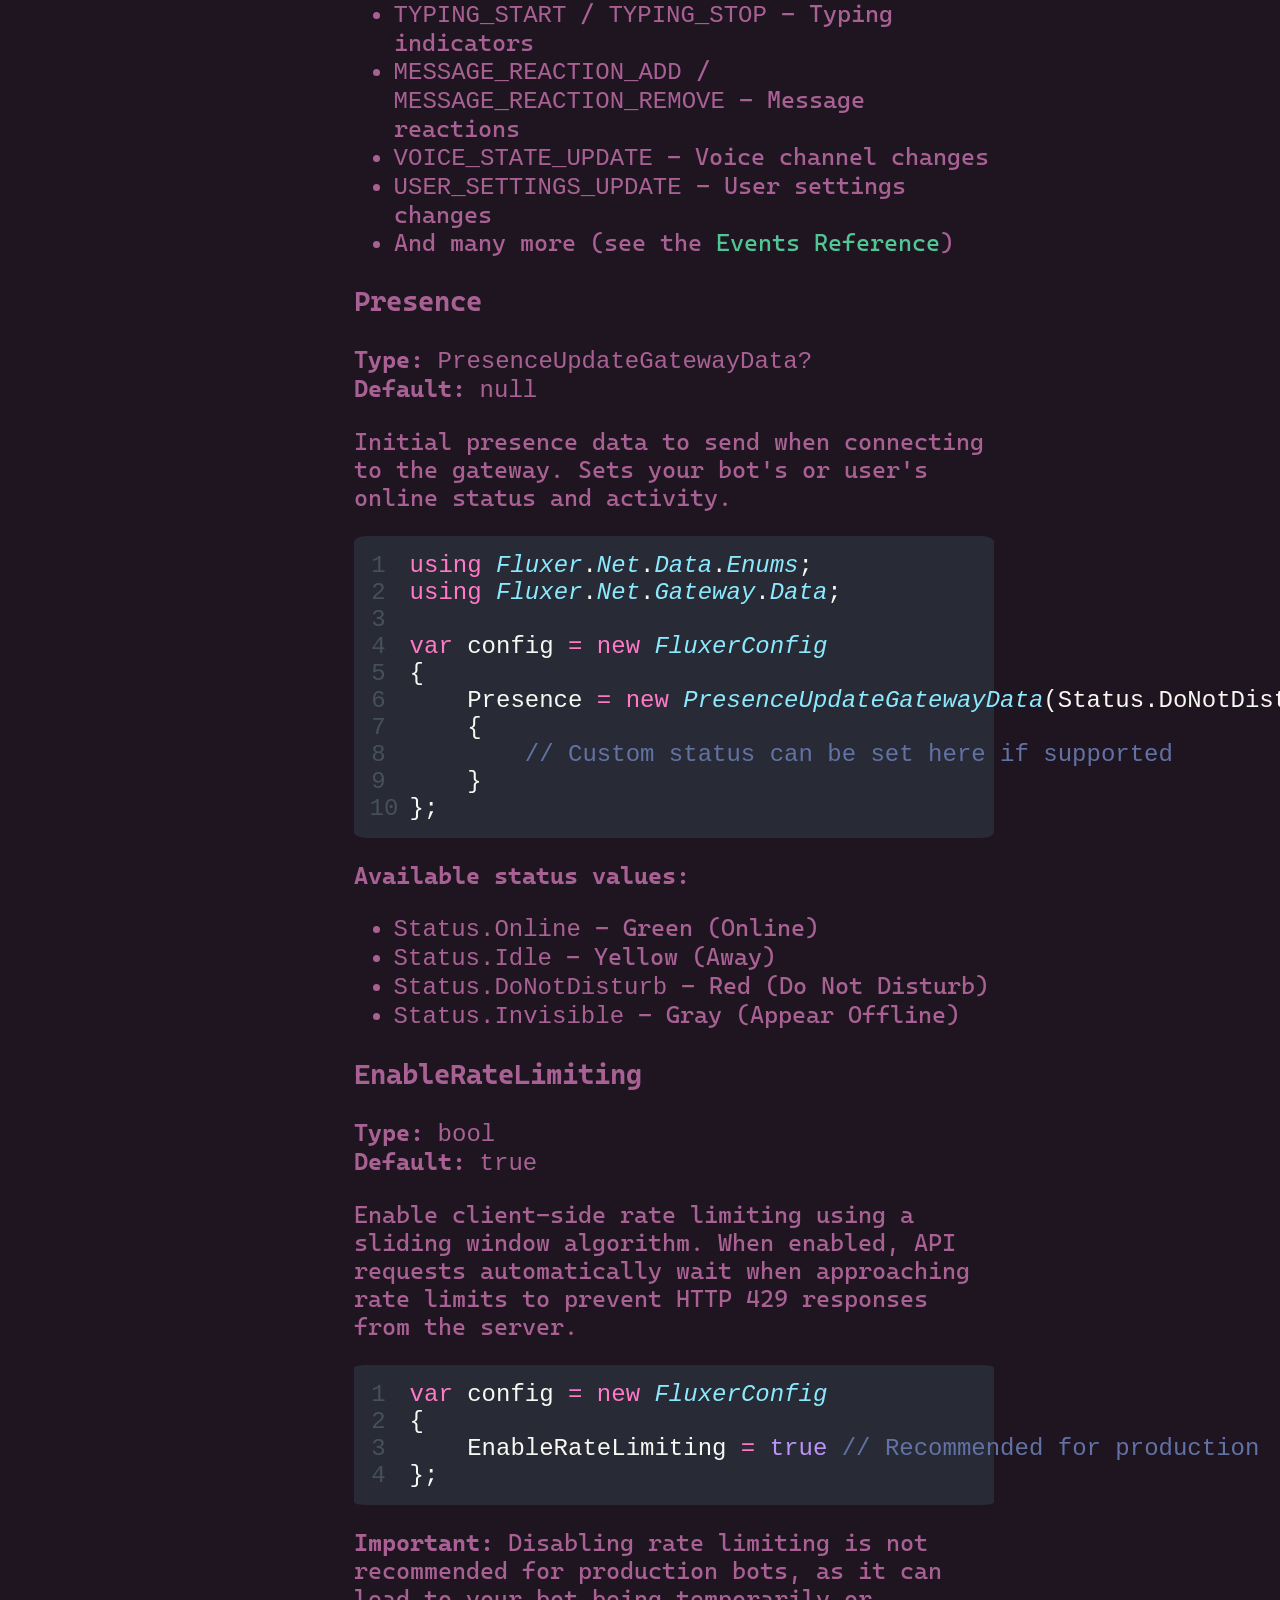
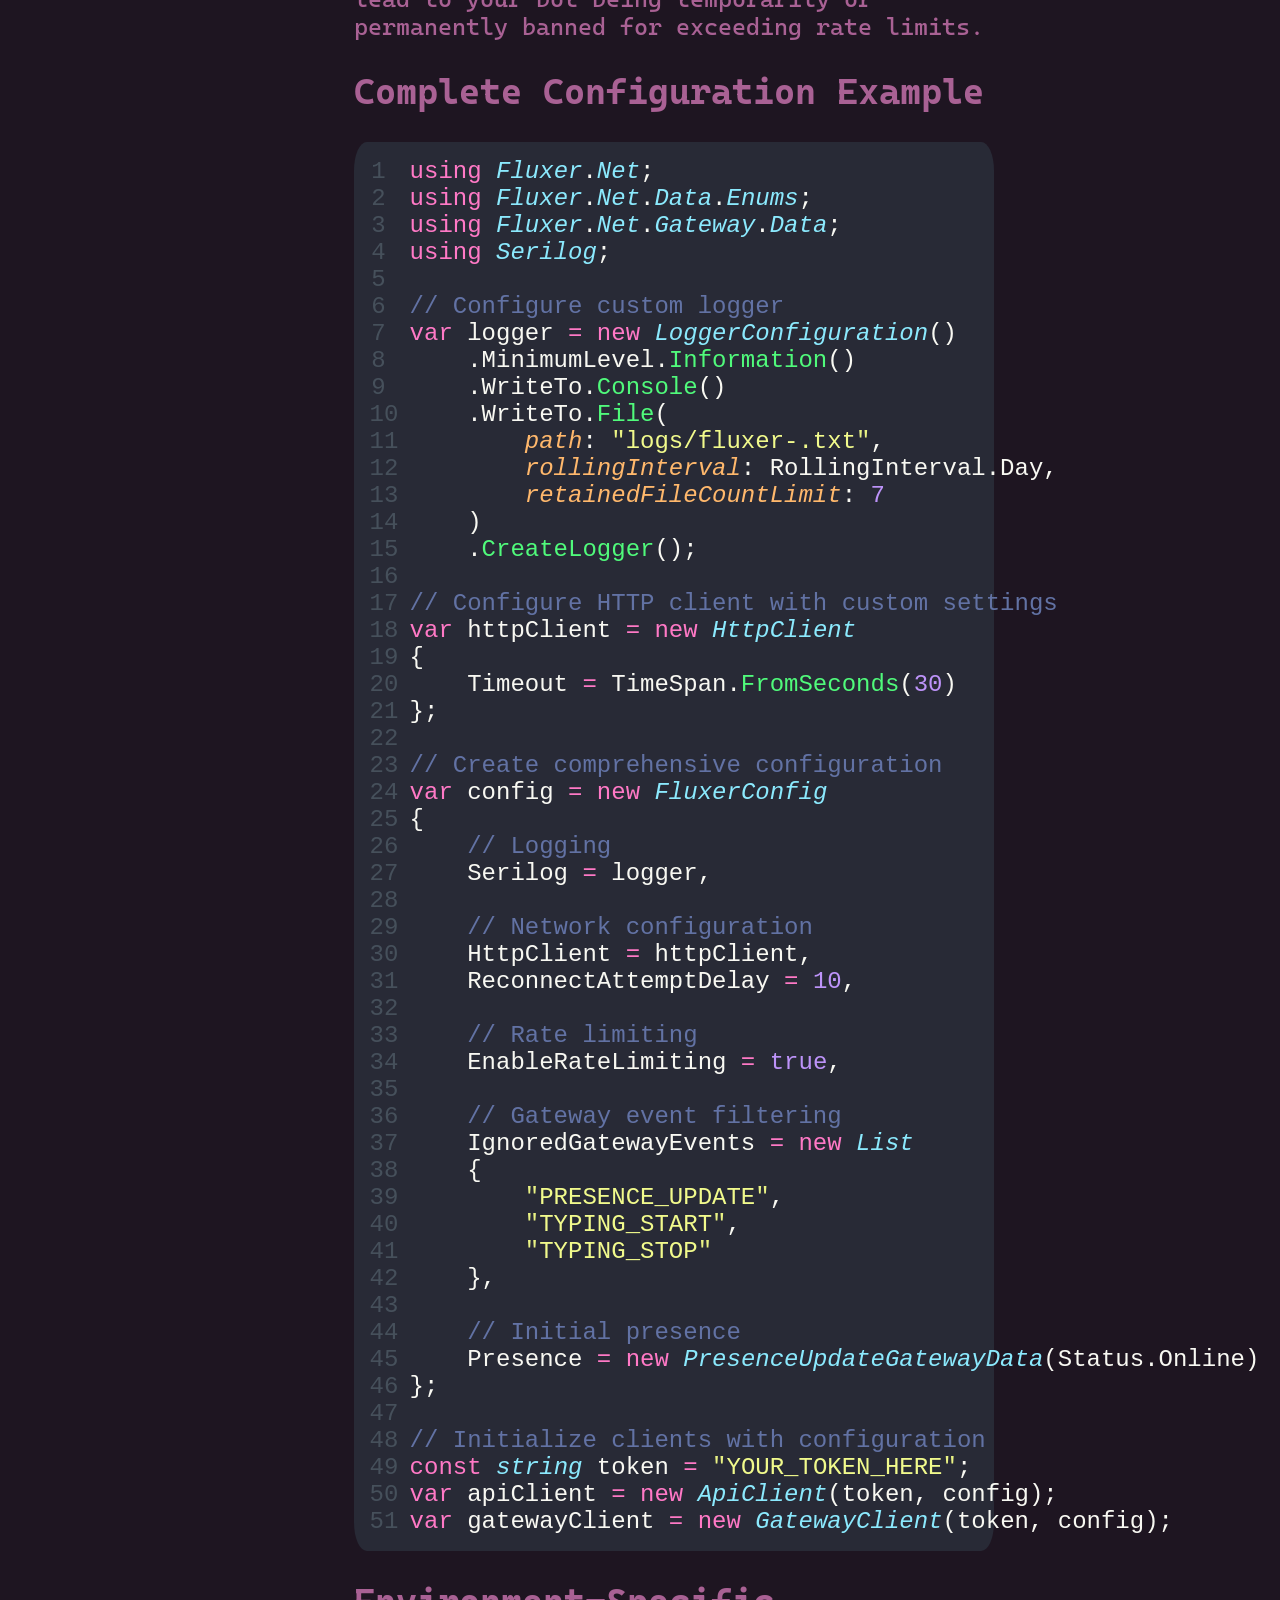
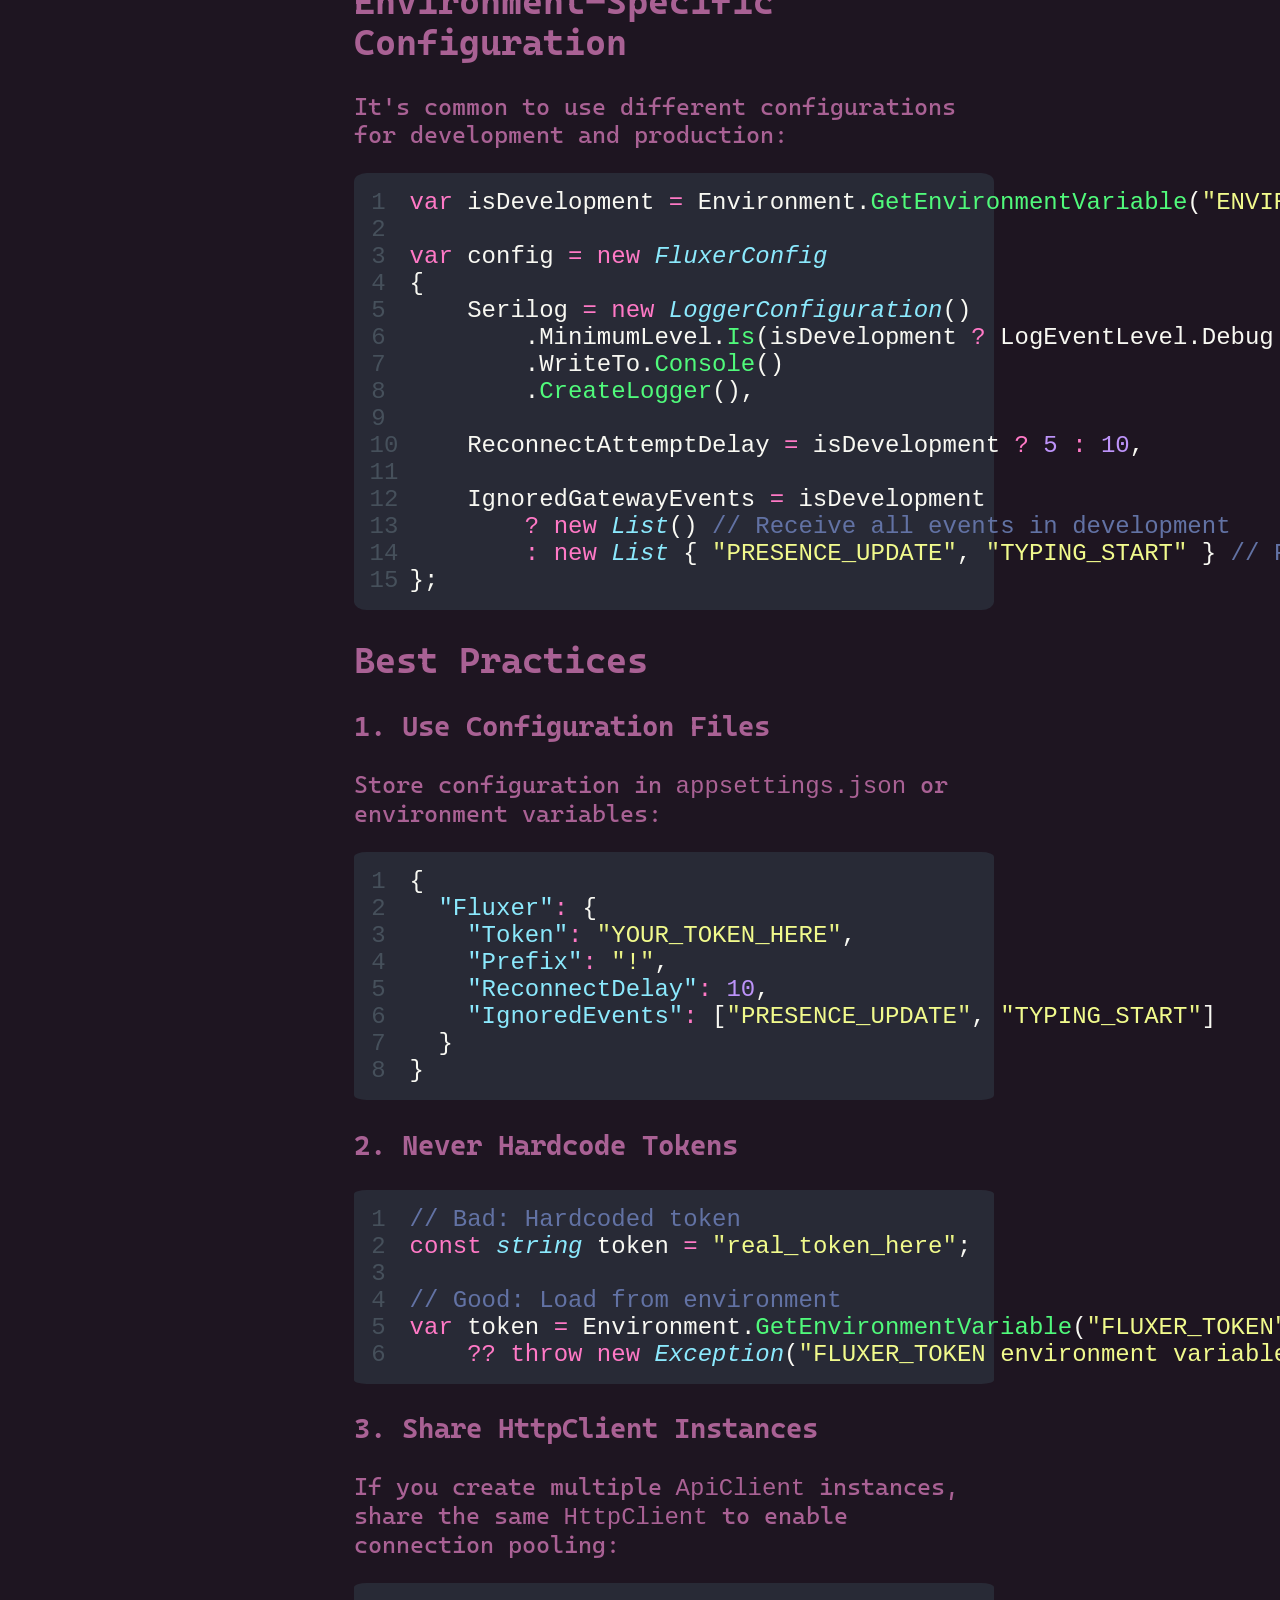
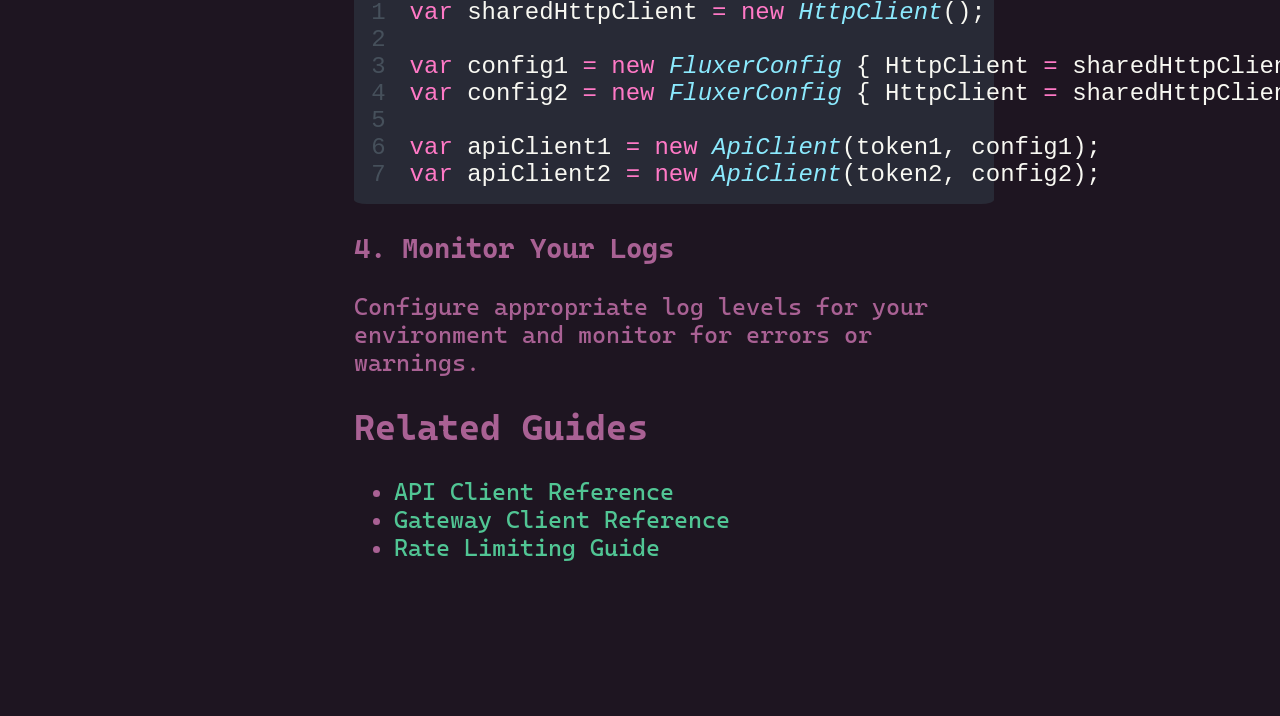
<file: guides/configuration.html>
<!DOCTYPE html>
<head>
    <title>Configuration - Fluxer.Net Docs</title>
    <meta charset="utf-8" />
    <link rel="preload" as="style" href="/assets/defaults.css" />
    <link rel="stylesheet" href="/assets/defaults.css" />
    <link rel="icon" href="/assets/imgs/nexfinity.png" />
</head>

<body>
    <template id="select">about-header</template>
    <template id="content">
        <h1>Fluxer.Net Configuration</h1>

        <p>The <code>FluxerConfig</code> class controls the behavior of both the <code>ApiClient</code> and <code>GatewayClient</code>. This guide covers all configuration options and their usage.</p>

        <h2>Basic Configuration</h2>

        <pre><code class="language-cs">var config = new FluxerConfig
{
    // Default values shown
    ReconnectAttemptDelay = 10,
    FluxerApiBaseUrl = "https://api.fluxer.app/v{v}",
    Version = 1,
    FluxerGatewayUrl = "wss://gateway.fluxer.app/?v=1&encoding=json",
    EnableRateLimiting = true
};</code></pre>

        <h2>Configuration Properties</h2>

        <h3>ReconnectAttemptDelay</h3>
        <p><strong>Type:</strong> <code>int</code><br>
        <strong>Default:</strong> <code>10</code> seconds</p>

        <p>Number of seconds to wait between gateway reconnection attempts. This prevents rapid reconnection attempts that could trigger rate limits.</p>

        <pre><code class="language-cs">var config = new FluxerConfig
{
    ReconnectAttemptDelay = 5 // Reconnect every 5 seconds
};</code></pre>

        <h3>Serilog</h3>
        <p><strong>Type:</strong> <code>Serilog.Core.Logger?</code><br>
        <strong>Default:</strong> <code>null</code></p>

        <p>Custom Serilog logger configuration. If <code>null</code>, the library creates a default console logger. Allows you to separate Fluxer.Net logs from your application logs or customize the output format.</p>

        <pre><code class="language-cs">using Serilog;

var fluxerLogger = new LoggerConfiguration()
    .MinimumLevel.Debug()
    .WriteTo.File("logs/fluxer-.txt", rollingInterval: RollingInterval.Day)
    .WriteTo.Console()
    .CreateLogger();

var config = new FluxerConfig
{
    Serilog = fluxerLogger
};</code></pre>

        <h3>FluxerApiBaseUrl</h3>
        <p><strong>Type:</strong> <code>string</code><br>
        <strong>Default:</strong> <code>"https://api.fluxer.app/v{v}"</code></p>

        <p>Base URL for the Fluxer REST API. The <code>{v}</code> placeholder is replaced with the <code>Version</code> property value. You typically don't need to change this unless you're using a proxy or testing with a local Fluxer instance.</p>

        <pre><code class="language-cs">var config = new FluxerConfig
{
    FluxerApiBaseUrl = "https://my-proxy.example.com/fluxer/v{v}"
};</code></pre>

        <h3>Version</h3>
        <p><strong>Type:</strong> <code>int</code><br>
        <strong>Default:</strong> <code>1</code></p>

        <p>API version number. Currently, only version 1 is supported by Fluxer.</p>

        <h3>FluxerGatewayUrl</h3>
        <p><strong>Type:</strong> <code>string</code><br>
        <strong>Default:</strong> <code>"wss://gateway.fluxer.app/?v=1&encoding=json"</code></p>

        <p>WebSocket gateway URL for real-time events. Must use JSON encoding (compression is not currently supported).</p>

        <pre><code class="language-cs">var config = new FluxerConfig
{
    FluxerGatewayUrl = "wss://my-gateway.example.com/?v=1&encoding=json"
};</code></pre>

        <h3>HttpClient</h3>
        <p><strong>Type:</strong> <code>HttpClient?</code><br>
        <strong>Default:</strong> <code>null</code></p>

        <p>Optional <code>HttpClient</code> instance for API requests. If <code>null</code>, a new <code>HttpClient</code> is created automatically. Providing your own allows for:</p>
        <ul>
            <li>Connection pooling across multiple API clients</li>
            <li>Custom headers</li>
            <li>Proxy configuration</li>
            <li>Custom timeout values</li>
        </ul>

        <pre><code class="language-cs">var httpClient = new HttpClient
{
    Timeout = TimeSpan.FromSeconds(30)
};

// Configure proxy
var handler = new HttpClientHandler
{
    Proxy = new WebProxy("http://proxy.example.com:8080"),
    UseProxy = true
};
var httpClient = new HttpClient(handler);

var config = new FluxerConfig
{
    HttpClient = httpClient
};</code></pre>

        <h3>IgnoredGatewayEvents</h3>
        <p><strong>Type:</strong> <code>List&lt;string&gt;</code><br>
        <strong>Default:</strong> <code>new List&lt;string&gt;()</code> (empty)</p>

        <p>List of gateway event dispatch types to ignore. Useful for filtering out high-volume events your application doesn't need, which can reduce bandwidth and CPU usage.</p>

        <pre><code class="language-cs">var config = new FluxerConfig
{
    IgnoredGatewayEvents = new List<string>
    {
        "PRESENCE_UPDATE",     // Don't receive presence updates
        "TYPING_START",        // Don't receive typing indicators
        "TYPING_STOP",         // Don't receive typing stop events
        "MESSAGE_REACTION_ADD" // Don't receive reaction events
    }
};</code></pre>

        <p><strong>Available events to ignore:</strong></p>
        <ul>
            <li><code>PRESENCE_UPDATE</code> - User status changes</li>
            <li><code>TYPING_START</code> / <code>TYPING_STOP</code> - Typing indicators</li>
            <li><code>MESSAGE_REACTION_ADD</code> / <code>MESSAGE_REACTION_REMOVE</code> - Message reactions</li>
            <li><code>VOICE_STATE_UPDATE</code> - Voice channel changes</li>
            <li><code>USER_SETTINGS_UPDATE</code> - User settings changes</li>
            <li>And many more (see the <a href="/guides/events.html">Events Reference</a>)</li>
        </ul>

        <h3>Presence</h3>
        <p><strong>Type:</strong> <code>PresenceUpdateGatewayData?</code><br>
        <strong>Default:</strong> <code>null</code></p>

        <p>Initial presence data to send when connecting to the gateway. Sets your bot's or user's online status and activity.</p>

        <pre><code class="language-cs">using Fluxer.Net.Data.Enums;
using Fluxer.Net.Gateway.Data;

var config = new FluxerConfig
{
    Presence = new PresenceUpdateGatewayData(Status.DoNotDisturb)
    {
        // Custom status can be set here if supported
    }
};</code></pre>

        <p><strong>Available status values:</strong></p>
        <ul>
            <li><code>Status.Online</code> - Green (Online)</li>
            <li><code>Status.Idle</code> - Yellow (Away)</li>
            <li><code>Status.DoNotDisturb</code> - Red (Do Not Disturb)</li>
            <li><code>Status.Invisible</code> - Gray (Appear Offline)</li>
        </ul>

        <h3>EnableRateLimiting</h3>
        <p><strong>Type:</strong> <code>bool</code><br>
        <strong>Default:</strong> <code>true</code></p>

        <p>Enable client-side rate limiting using a sliding window algorithm. When enabled, API requests automatically wait when approaching rate limits to prevent HTTP 429 responses from the server.</p>

        <pre><code class="language-cs">var config = new FluxerConfig
{
    EnableRateLimiting = true // Recommended for production
};</code></pre>

        <p><strong>Important:</strong> Disabling rate limiting is not recommended for production bots, as it can lead to your bot being temporarily or permanently banned for exceeding rate limits.</p>

        <h2>Complete Configuration Example</h2>

        <pre><code class="language-cs">using Fluxer.Net;
using Fluxer.Net.Data.Enums;
using Fluxer.Net.Gateway.Data;
using Serilog;

// Configure custom logger
var logger = new LoggerConfiguration()
    .MinimumLevel.Information()
    .WriteTo.Console()
    .WriteTo.File(
        path: "logs/fluxer-.txt",
        rollingInterval: RollingInterval.Day,
        retainedFileCountLimit: 7
    )
    .CreateLogger();

// Configure HTTP client with custom settings
var httpClient = new HttpClient
{
    Timeout = TimeSpan.FromSeconds(30)
};

// Create comprehensive configuration
var config = new FluxerConfig
{
    // Logging
    Serilog = logger,

    // Network configuration
    HttpClient = httpClient,
    ReconnectAttemptDelay = 10,

    // Rate limiting
    EnableRateLimiting = true,

    // Gateway event filtering
    IgnoredGatewayEvents = new List<string>
    {
        "PRESENCE_UPDATE",
        "TYPING_START",
        "TYPING_STOP"
    },

    // Initial presence
    Presence = new PresenceUpdateGatewayData(Status.Online)
};

// Initialize clients with configuration
const string token = "YOUR_TOKEN_HERE";
var apiClient = new ApiClient(token, config);
var gatewayClient = new GatewayClient(token, config);</code></pre>

        <h2>Environment-Specific Configuration</h2>

        <p>It's common to use different configurations for development and production:</p>

        <pre><code class="language-cs">var isDevelopment = Environment.GetEnvironmentVariable("ENVIRONMENT") == "Development";

var config = new FluxerConfig
{
    Serilog = new LoggerConfiguration()
        .MinimumLevel.Is(isDevelopment ? LogEventLevel.Debug : LogEventLevel.Information)
        .WriteTo.Console()
        .CreateLogger(),

    ReconnectAttemptDelay = isDevelopment ? 5 : 10,

    IgnoredGatewayEvents = isDevelopment
        ? new List<string>() // Receive all events in development
        : new List<string> { "PRESENCE_UPDATE", "TYPING_START" } // Filter in production
};</code></pre>

        <h2>Best Practices</h2>

        <h3>1. Use Configuration Files</h3>
        <p>Store configuration in <code>appsettings.json</code> or environment variables:</p>

        <pre><code class="language-json">{
  "Fluxer": {
    "Token": "YOUR_TOKEN_HERE",
    "Prefix": "!",
    "ReconnectDelay": 10,
    "IgnoredEvents": ["PRESENCE_UPDATE", "TYPING_START"]
  }
}</code></pre>

        <h3>2. Never Hardcode Tokens</h3>
        <pre><code class="language-cs">// Bad: Hardcoded token
const string token = "real_token_here";

// Good: Load from environment
var token = Environment.GetEnvironmentVariable("FLUXER_TOKEN")
    ?? throw new Exception("FLUXER_TOKEN environment variable not set");</code></pre>

        <h3>3. Share HttpClient Instances</h3>
        <p>If you create multiple <code>ApiClient</code> instances, share the same <code>HttpClient</code> to enable connection pooling:</p>

        <pre><code class="language-cs">var sharedHttpClient = new HttpClient();

var config1 = new FluxerConfig { HttpClient = sharedHttpClient };
var config2 = new FluxerConfig { HttpClient = sharedHttpClient };

var apiClient1 = new ApiClient(token1, config1);
var apiClient2 = new ApiClient(token2, config2);</code></pre>

        <h3>4. Monitor Your Logs</h3>
        <p>Configure appropriate log levels for your environment and monitor for errors or warnings.</p>

        <h2>Related Guides</h2>
        <ul>
            <li><a href="/guides/api-client.html">API Client Reference</a></li>
            <li><a href="/guides/gateway-client.html">Gateway Client Reference</a></li>
            <li><a href="/guides/rate-limiting.html">Rate Limiting Guide</a></li>
        </ul>
    </template>
    <script src="/assets/scripts/loader.js"></script>

    <script src="/assets/ext/shikijs/dist/index.unpkg.iife.js"></script>
    <script>
        shiki.setCDN("/assets/ext/shikijs");

        shiki.loadTheme('themes/dracula.json').then(theme =>
            shiki.getHighlighter({theme: theme, langs: ['cs', 'json']}).then(hl => {
                document.querySelectorAll('pre code').forEach(block => {
                    const lang = block.className.replace('language-', '');
                    const highlighted = hl.codeToHtml(block.textContent, { lang: lang });
                    block.parentElement.outerHTML = highlighted;
                });
            })
        );
    </script>
</body>
</file>
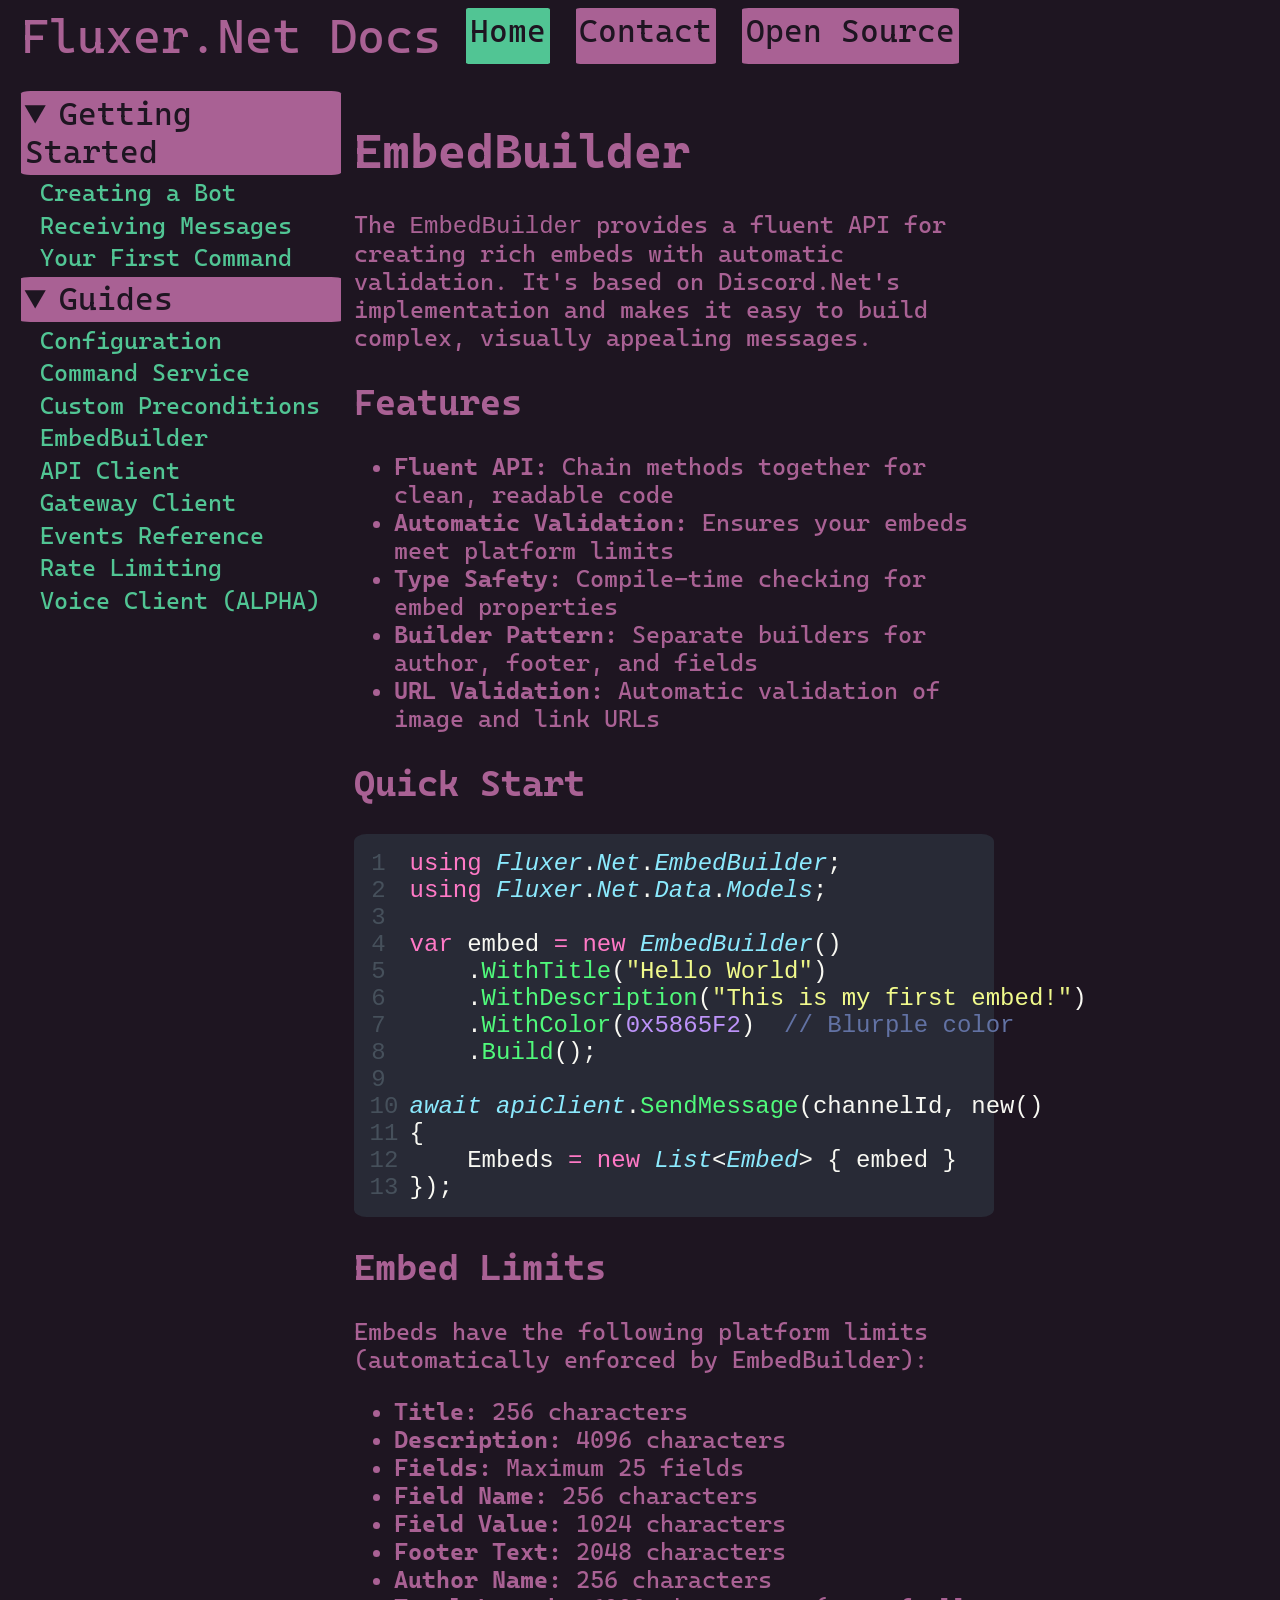
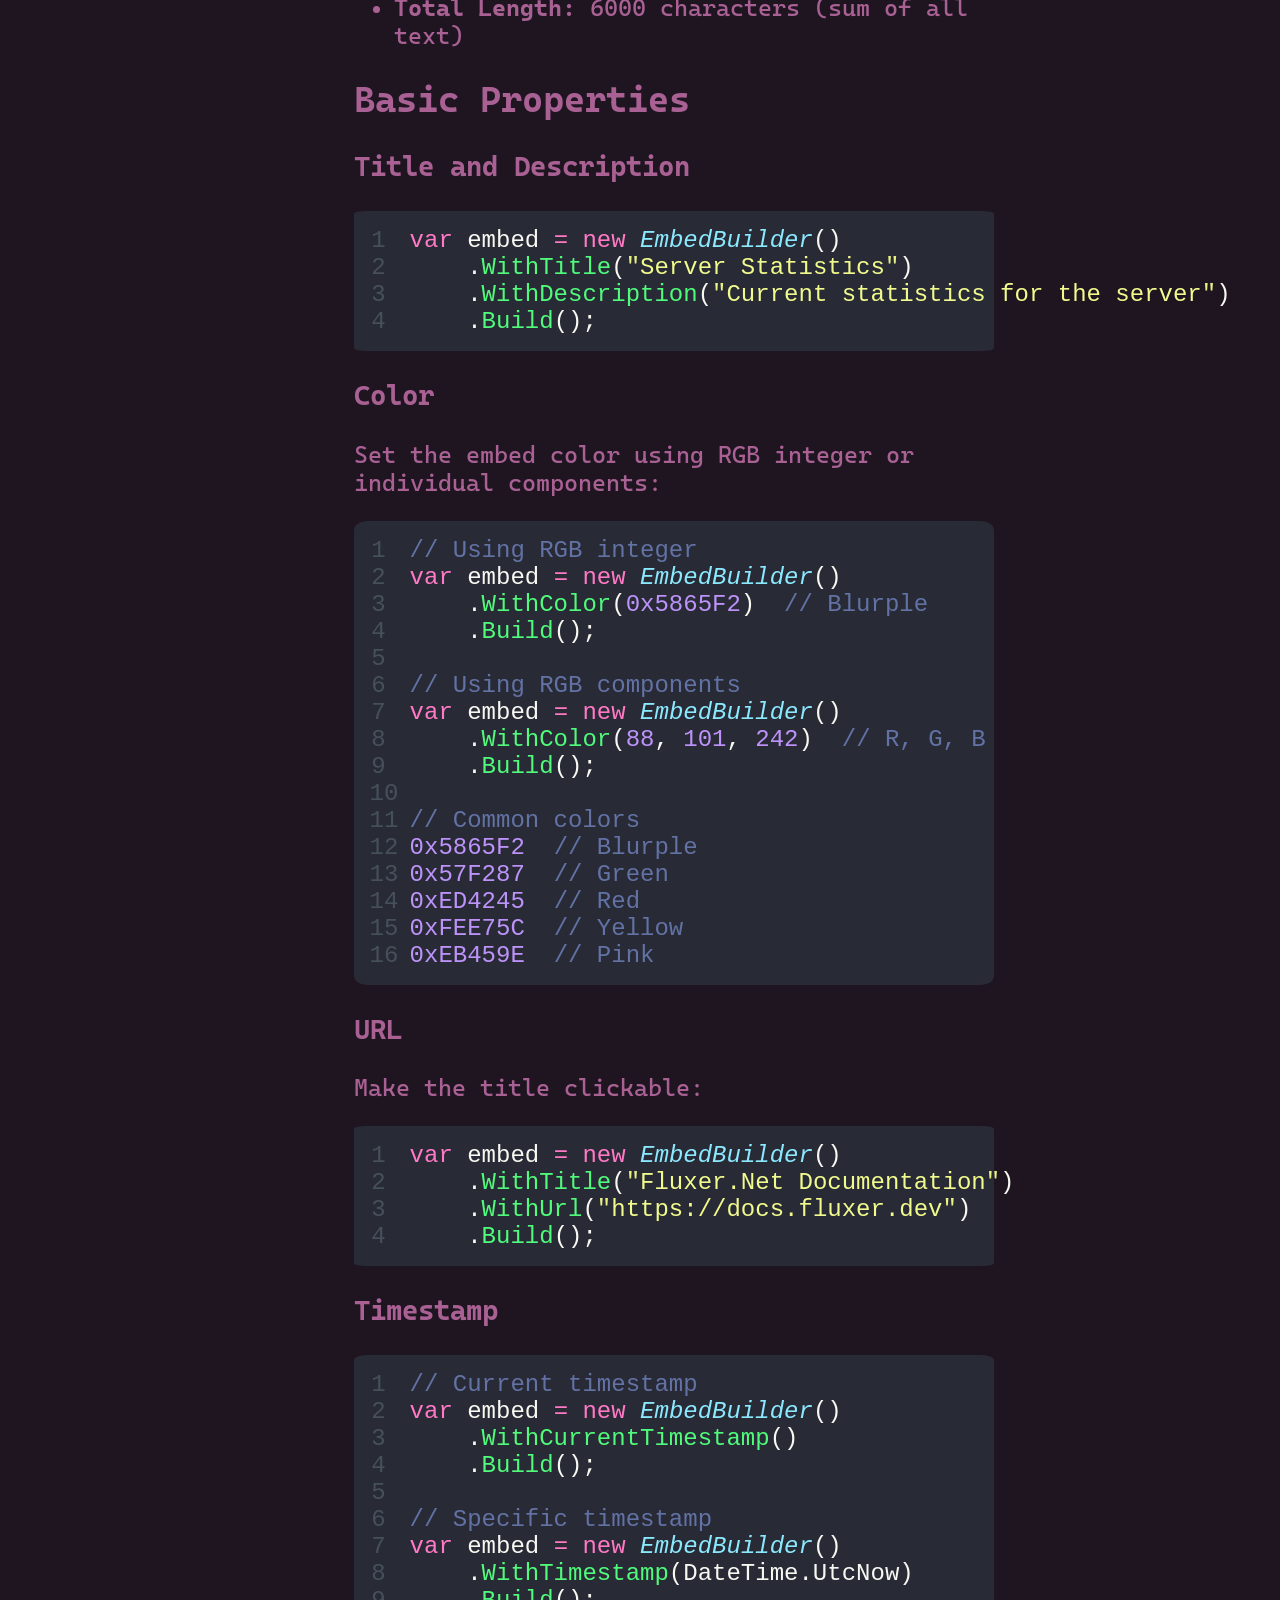
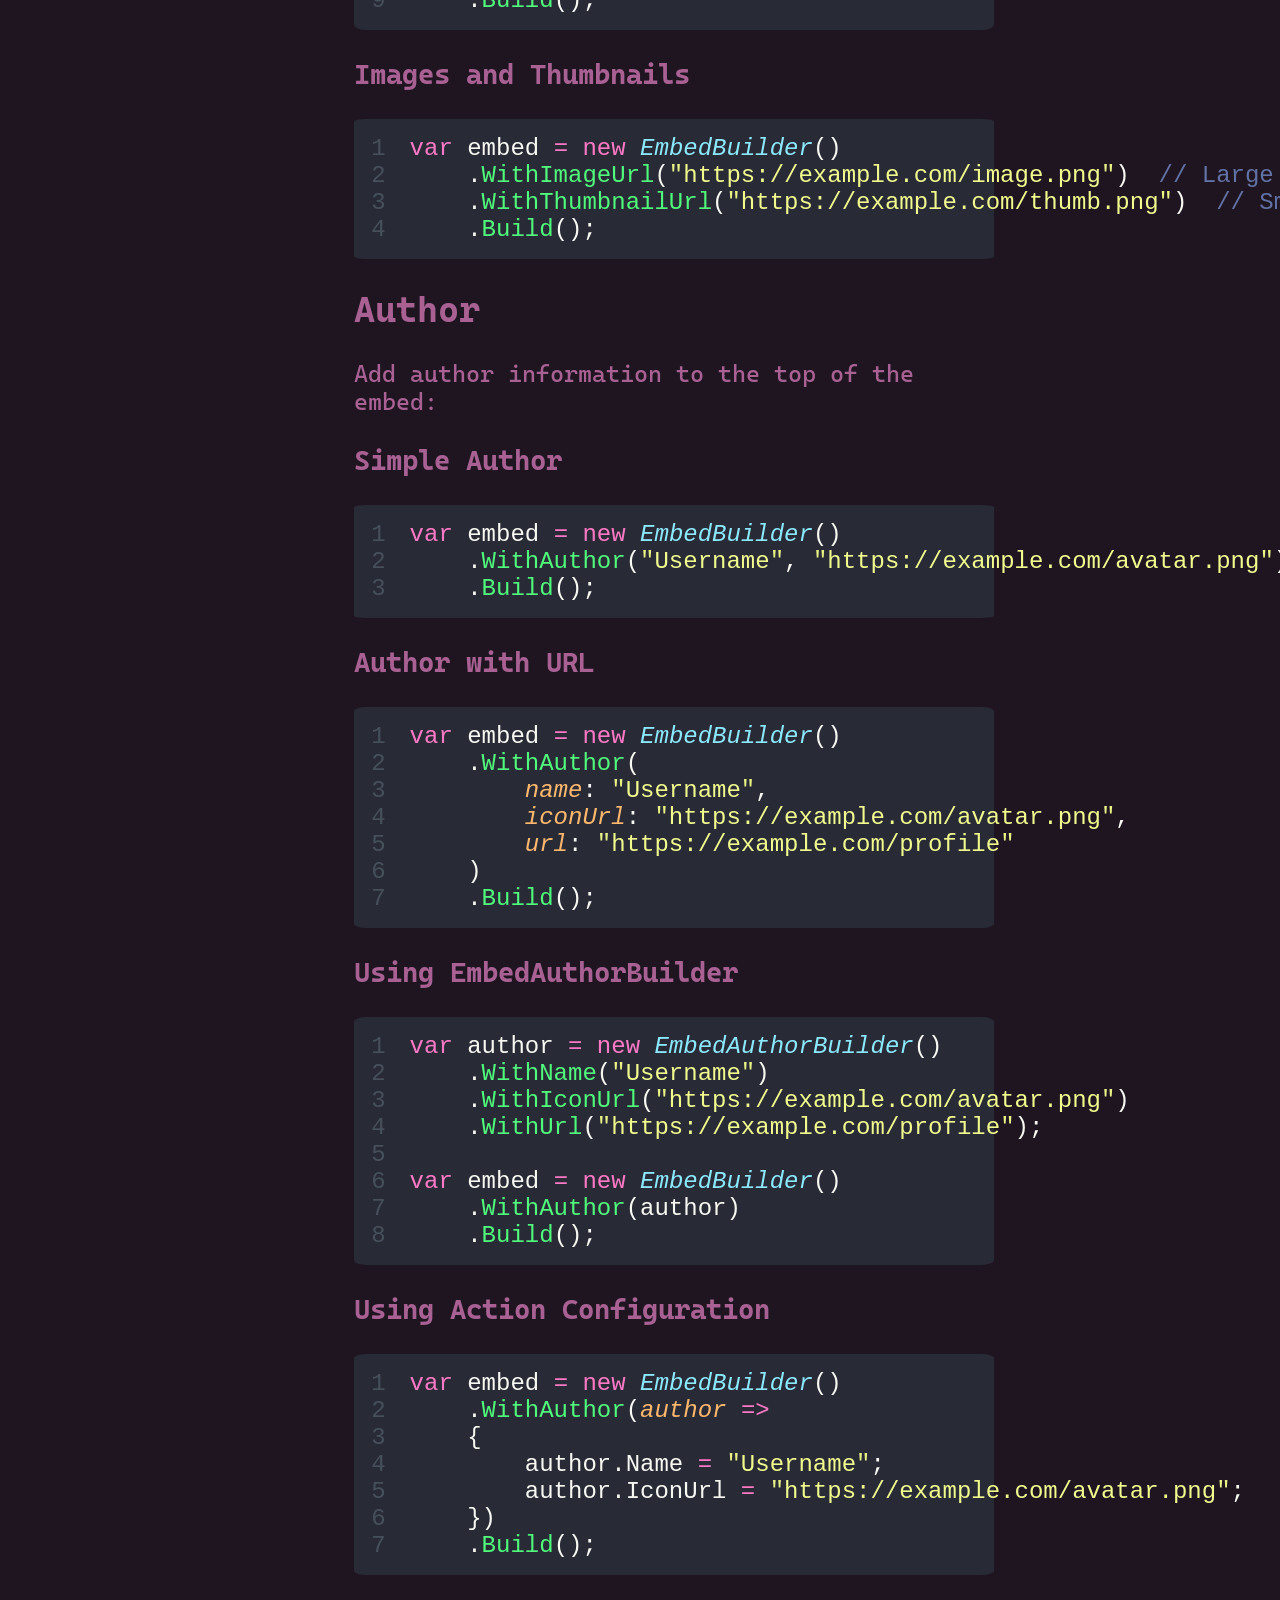
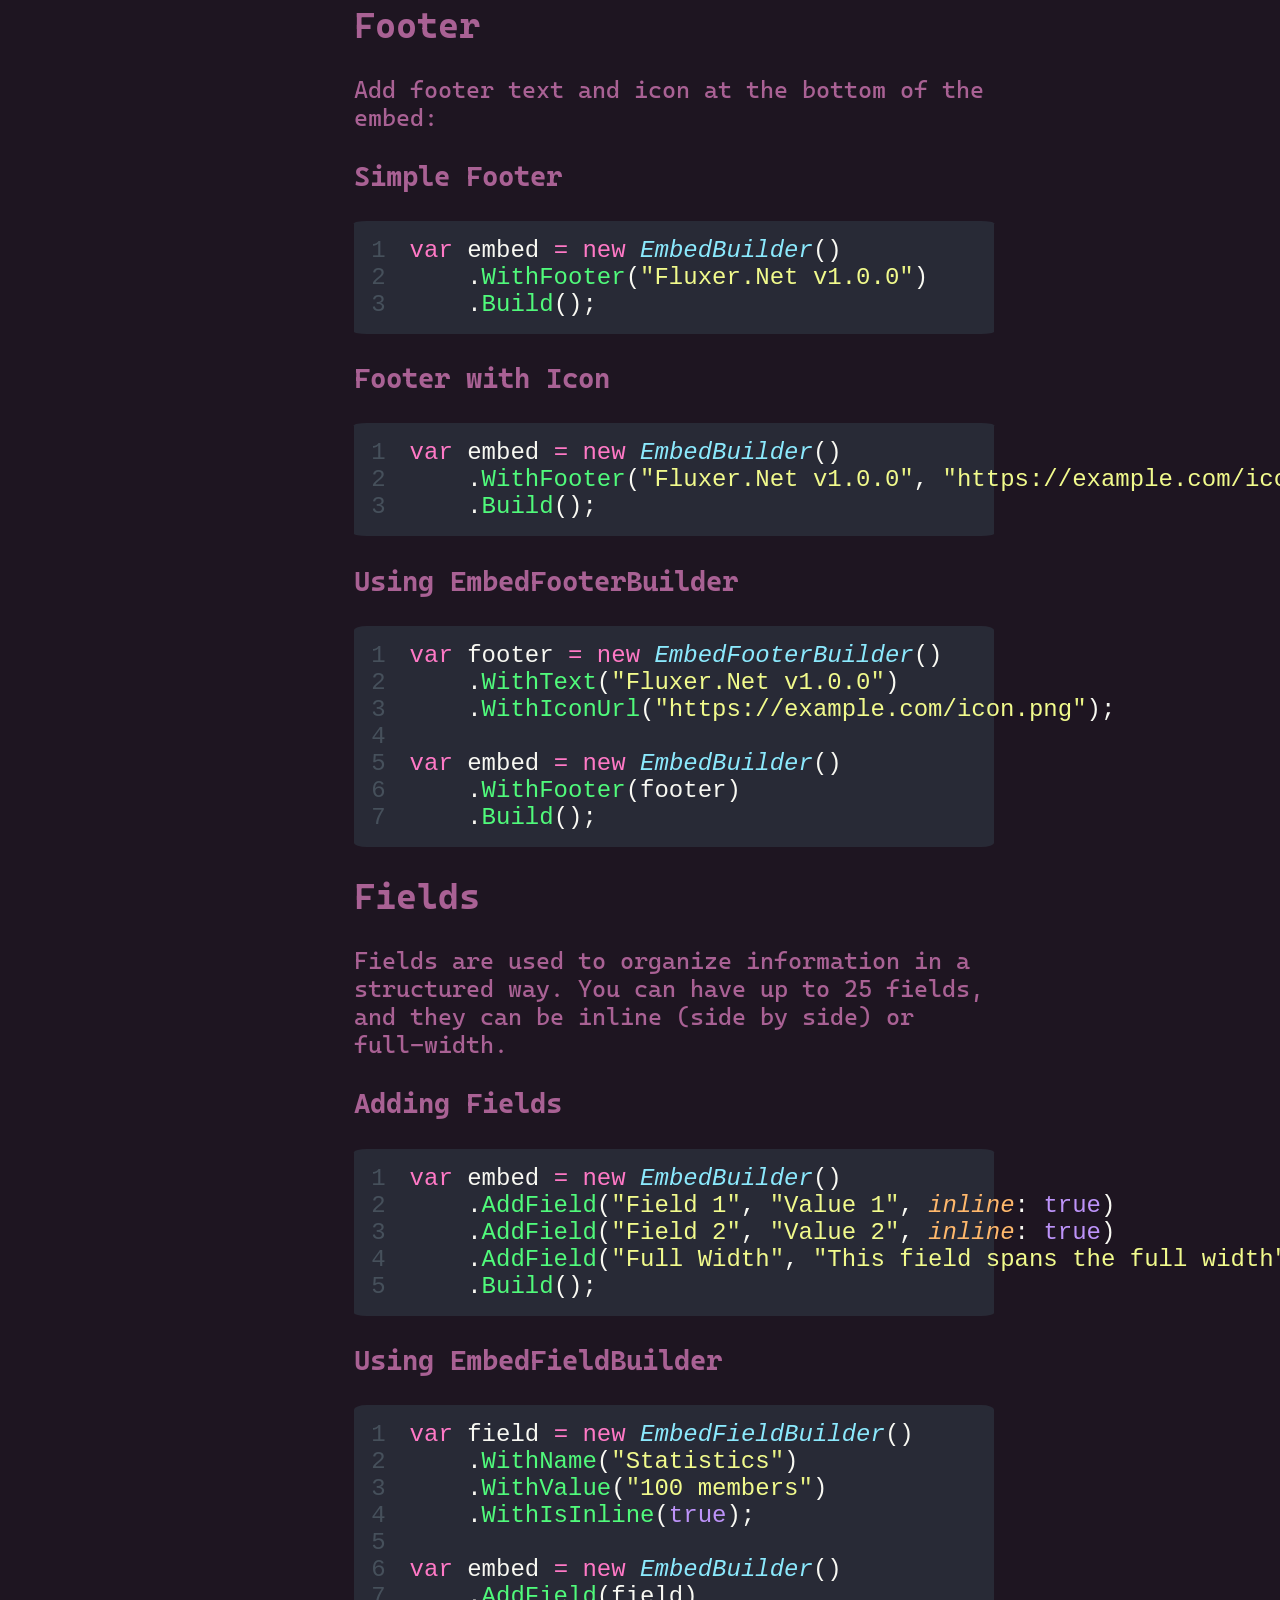
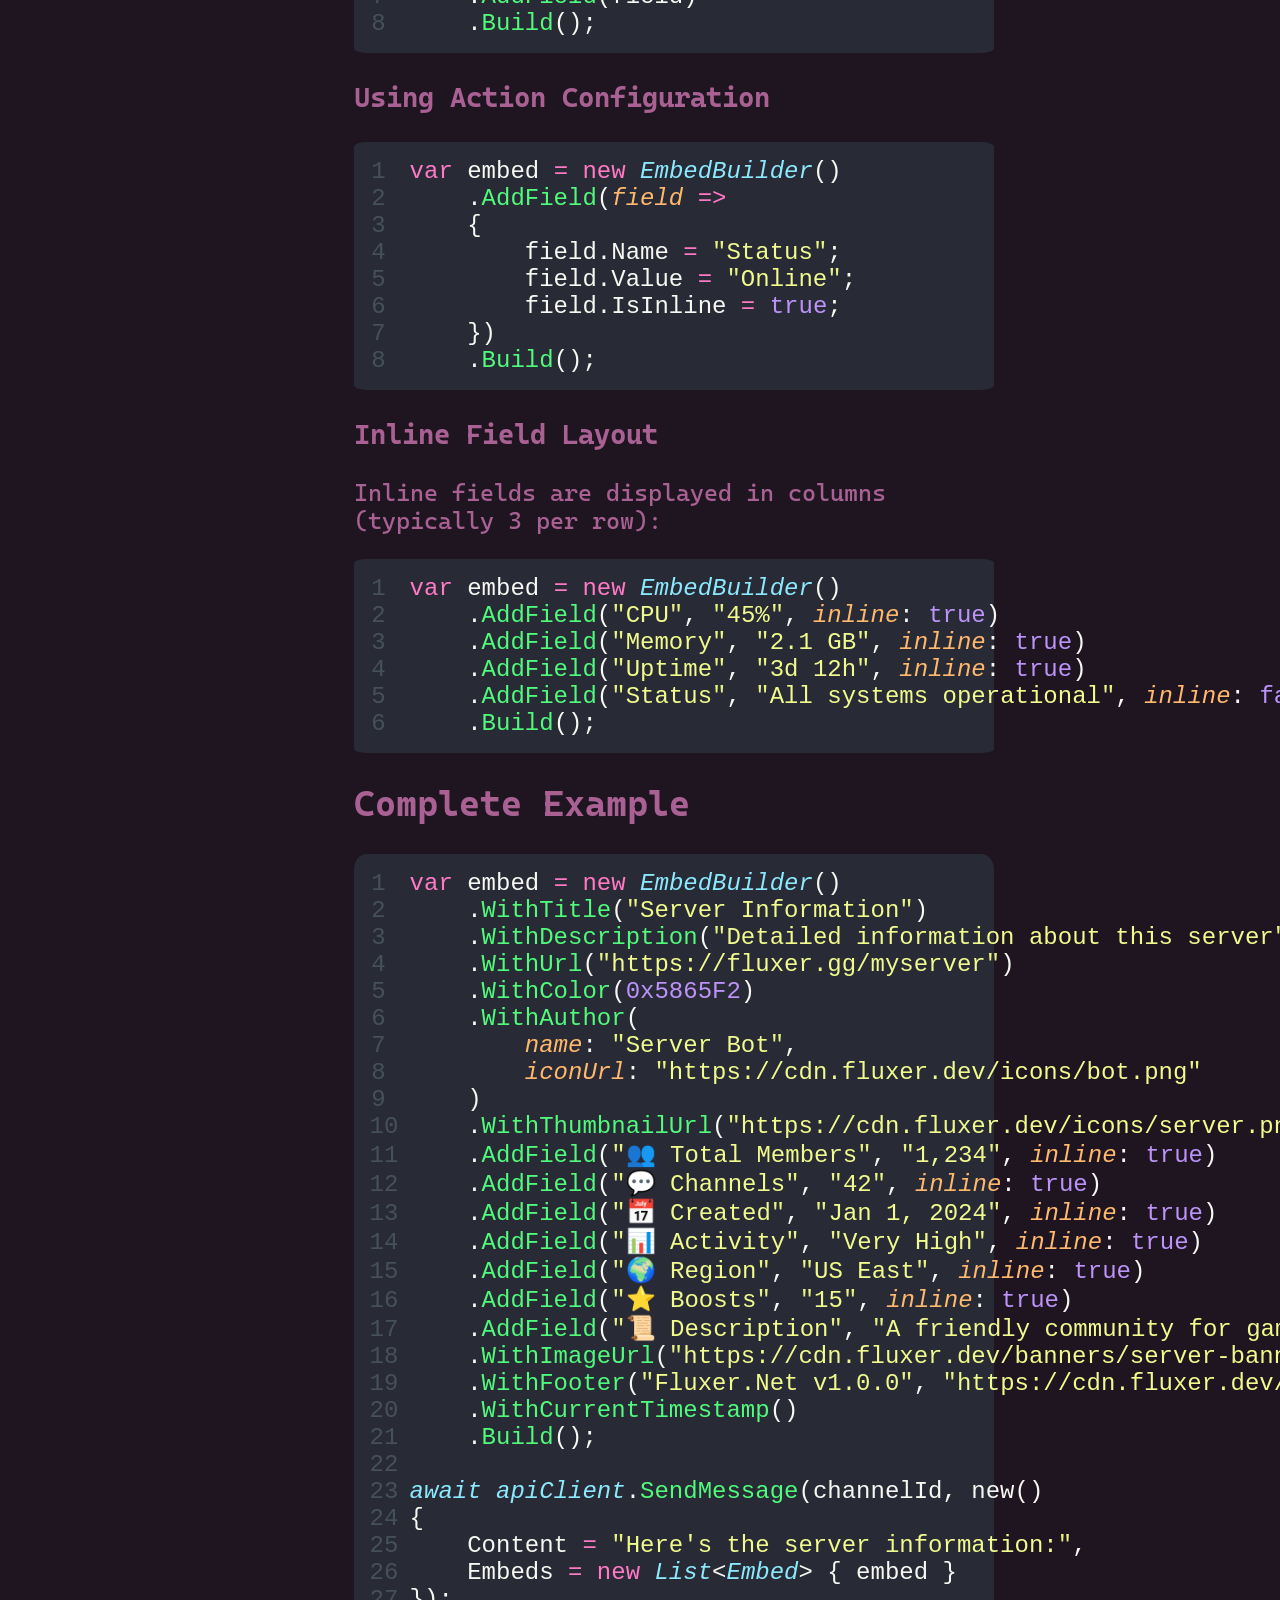
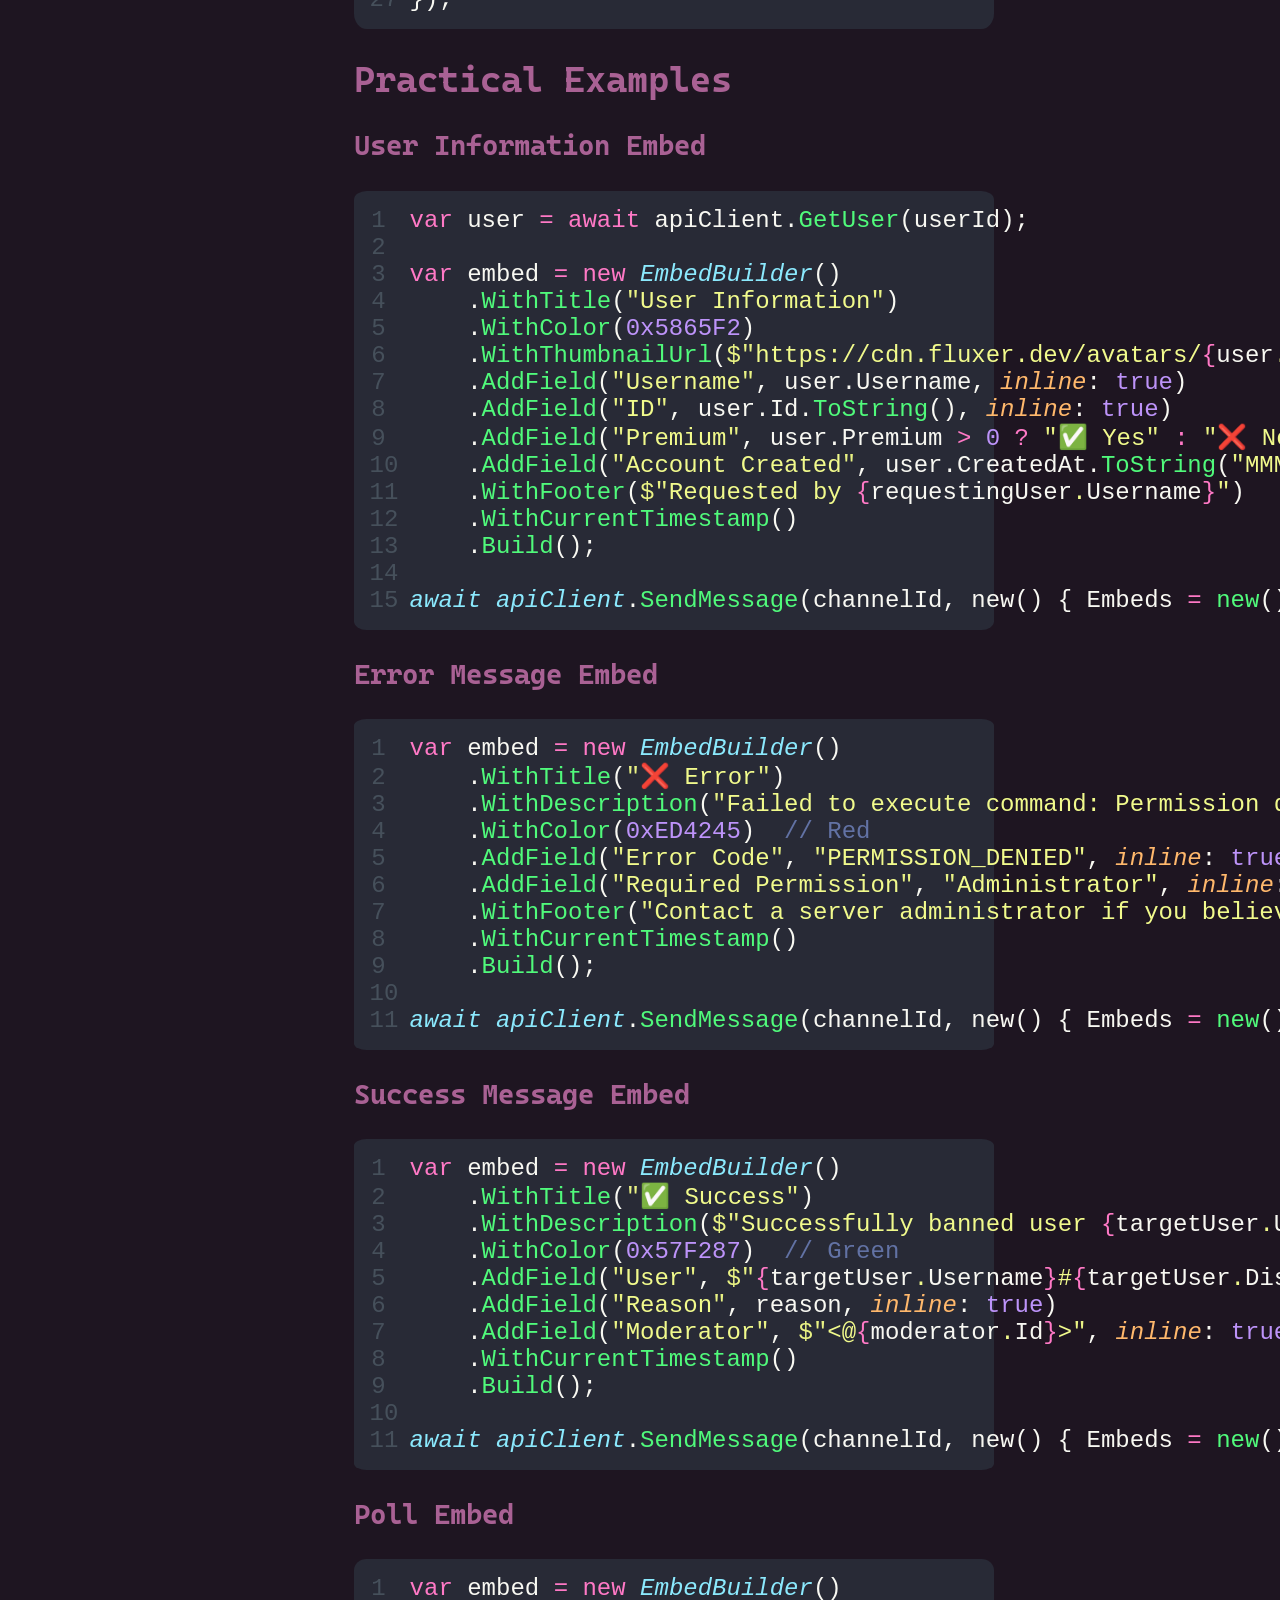
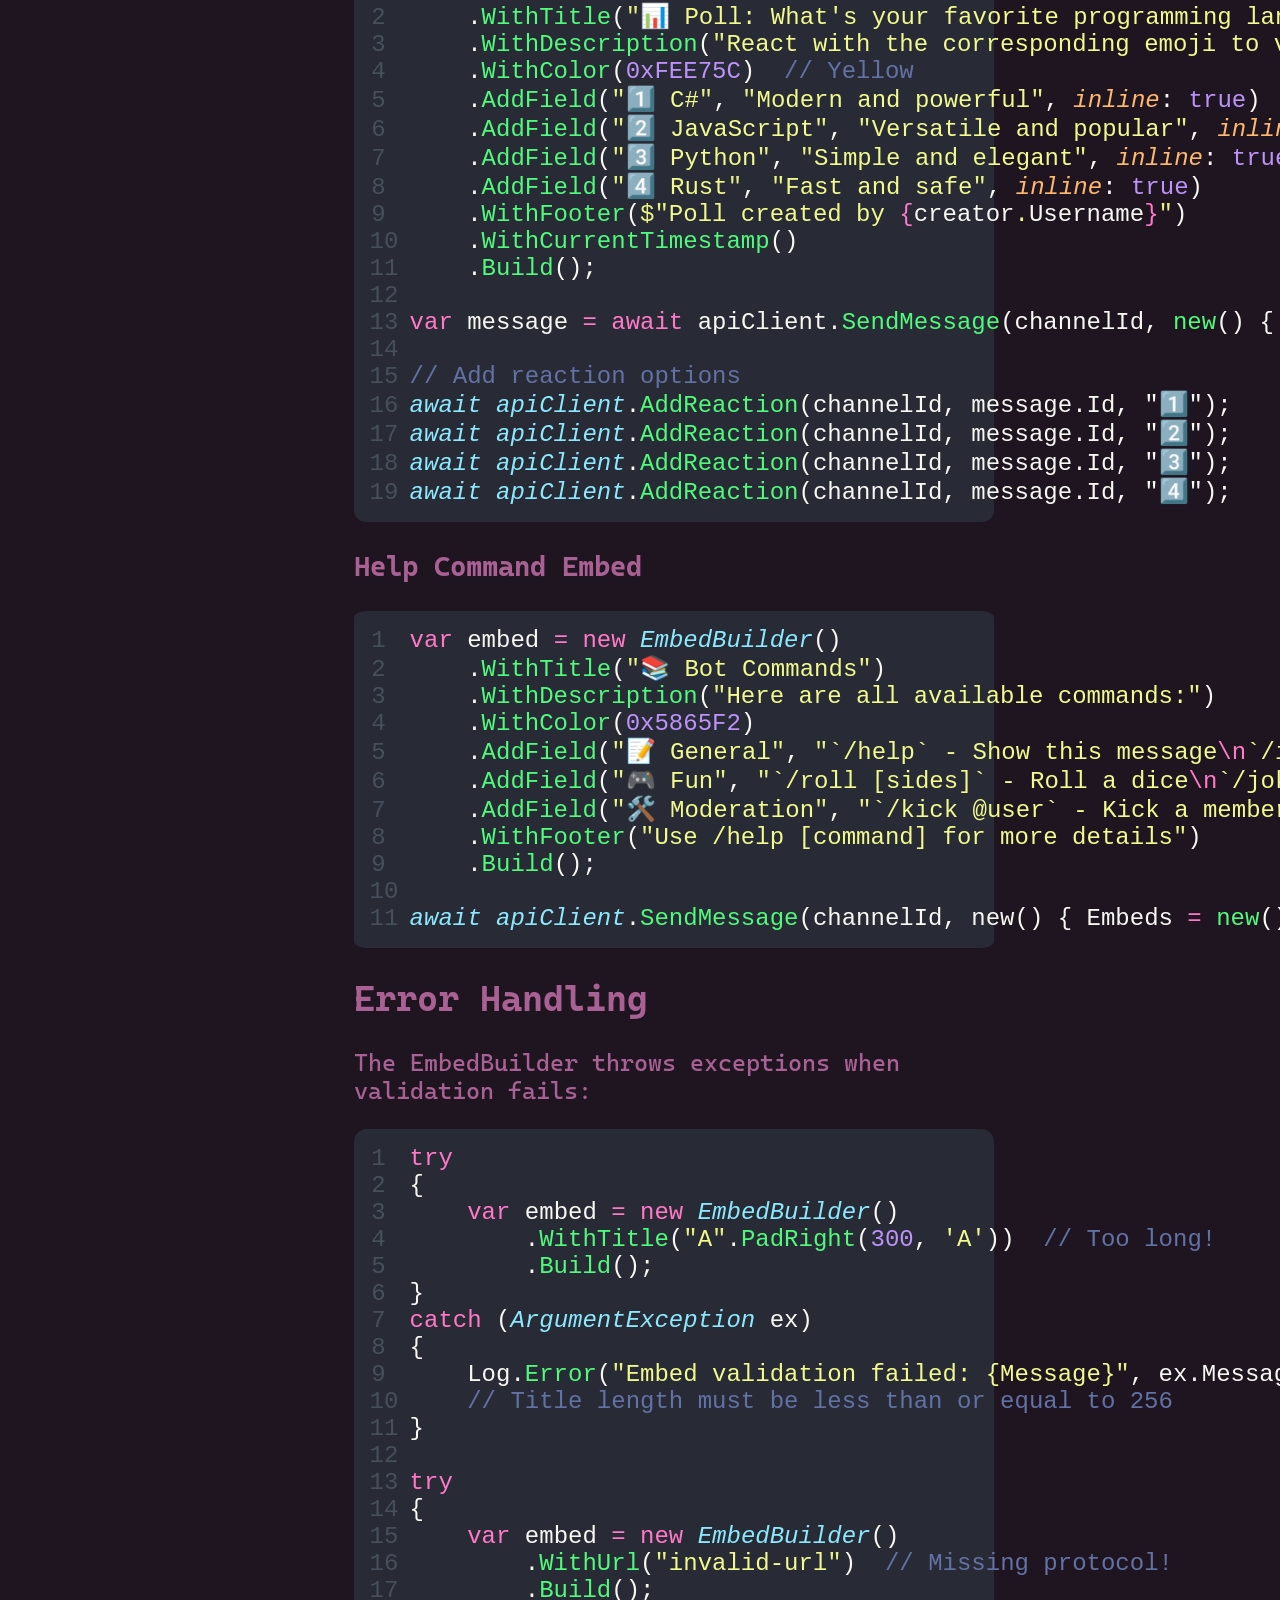
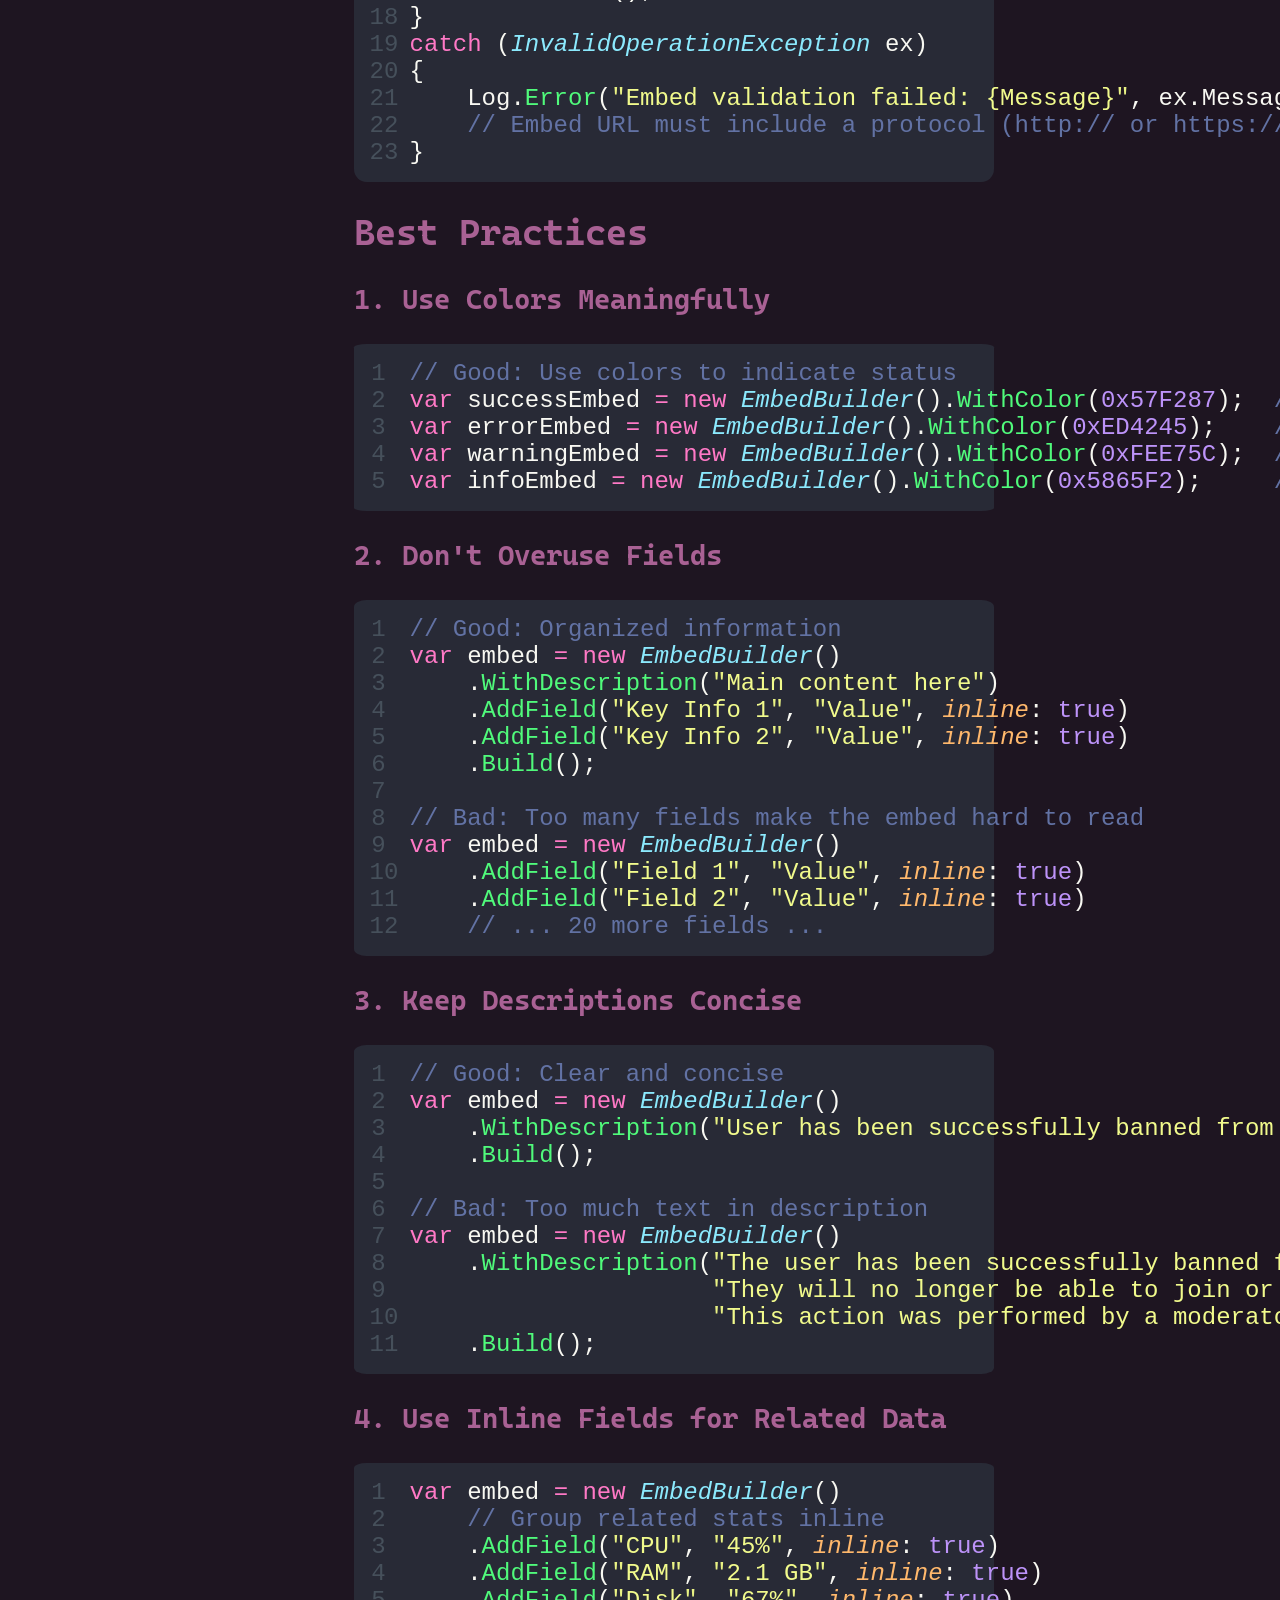
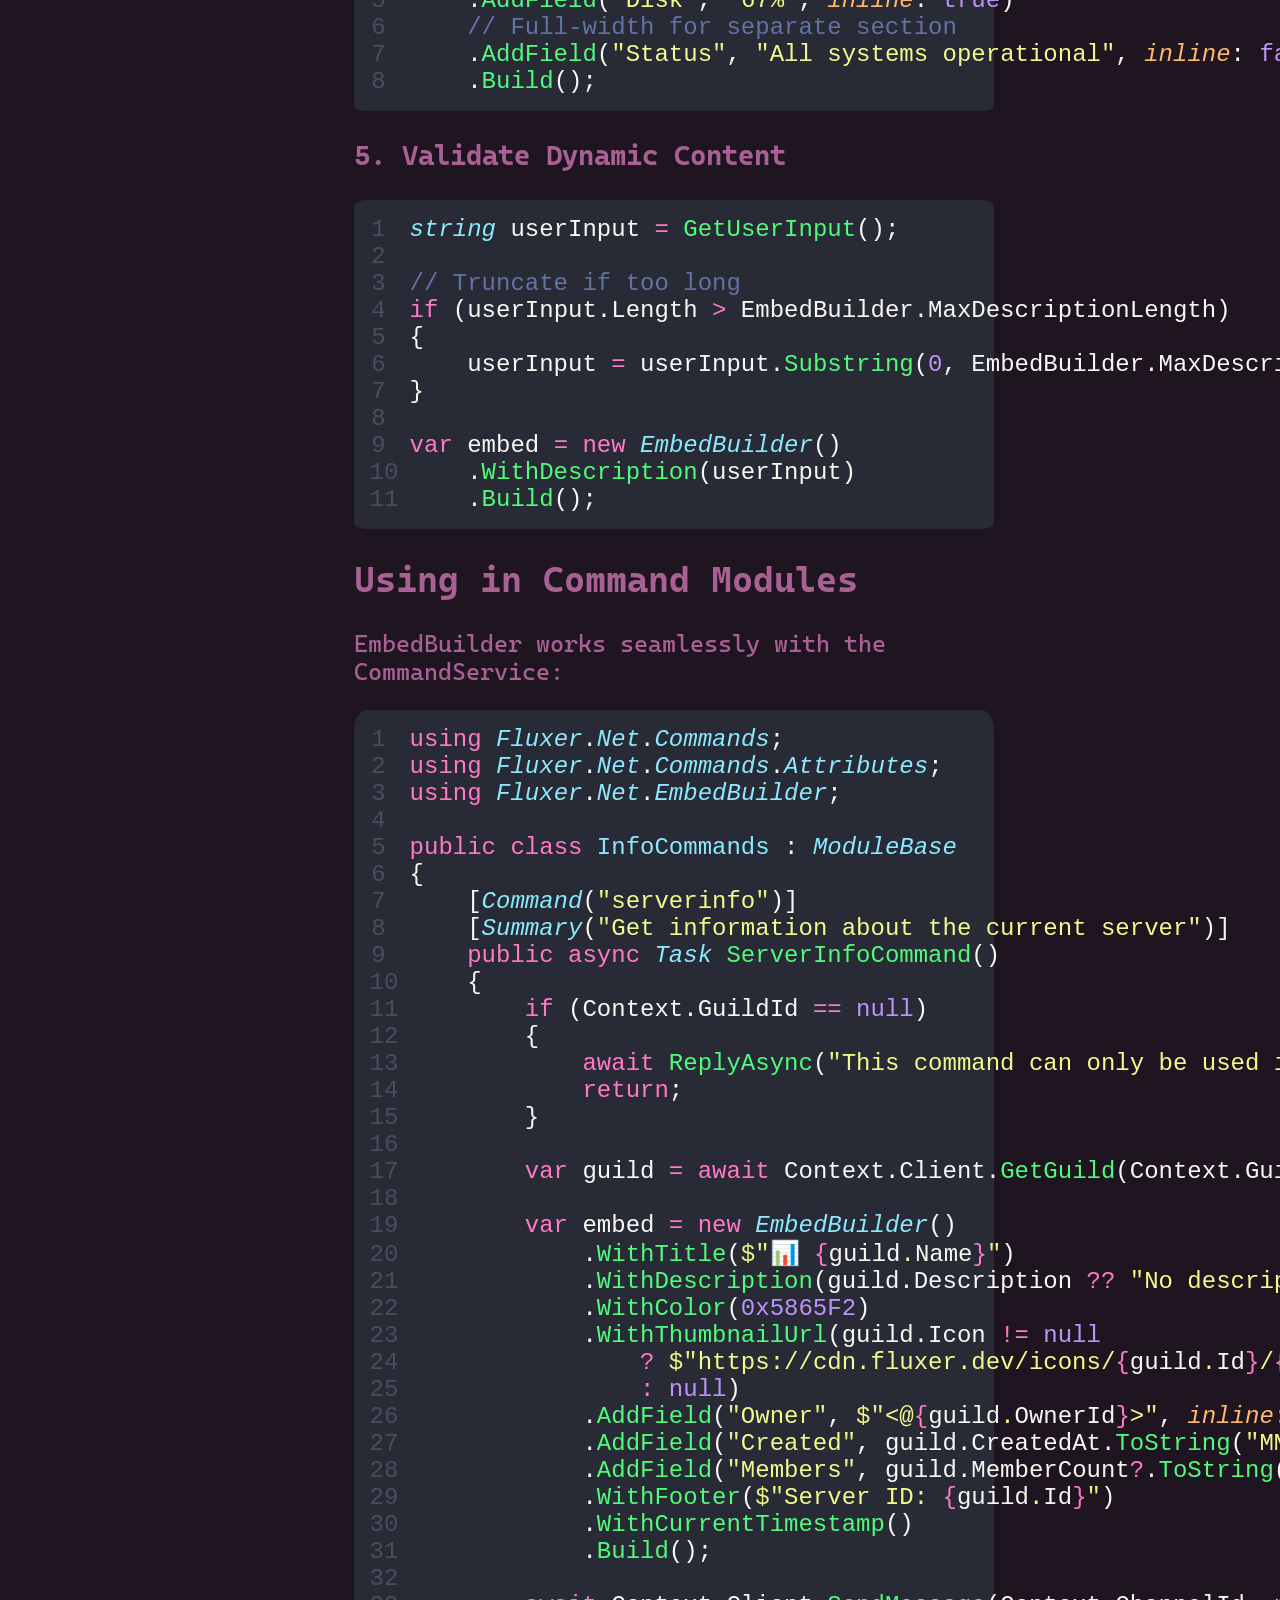
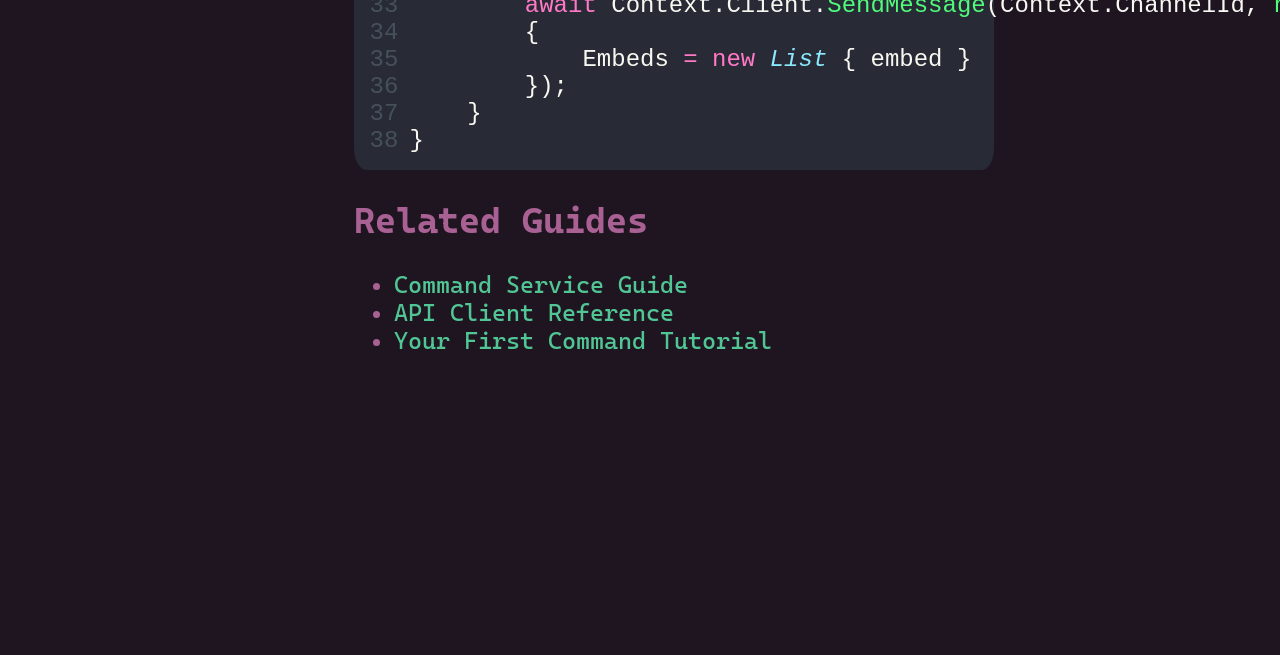
<file: guides/embed-builder.html>
<!DOCTYPE html>
<head>
    <title>EmbedBuilder - Fluxer.Net Docs</title>
    <meta charset="utf-8" />
    <link rel="preload" as="style" href="/assets/defaults.css" />
    <link rel="stylesheet" href="/assets/defaults.css" />
    <link rel="icon" href="/assets/imgs/nexfinity.png" />
</head>

<body>
    <template id="select">about-header</template>
    <template id="content">
        <h1>EmbedBuilder</h1>

        <p>The <code>EmbedBuilder</code> provides a fluent API for creating rich embeds with automatic validation. It's based on Discord.Net's implementation and makes it easy to build complex, visually appealing messages.</p>

        <h2>Features</h2>
        <ul>
            <li><strong>Fluent API:</strong> Chain methods together for clean, readable code</li>
            <li><strong>Automatic Validation:</strong> Ensures your embeds meet platform limits</li>
            <li><strong>Type Safety:</strong> Compile-time checking for embed properties</li>
            <li><strong>Builder Pattern:</strong> Separate builders for author, footer, and fields</li>
            <li><strong>URL Validation:</strong> Automatic validation of image and link URLs</li>
        </ul>

        <h2>Quick Start</h2>

        <pre><code class="language-cs">using Fluxer.Net.EmbedBuilder;
using Fluxer.Net.Data.Models;

var embed = new EmbedBuilder()
    .WithTitle("Hello World")
    .WithDescription("This is my first embed!")
    .WithColor(0x5865F2)  // Blurple color
    .Build();

await apiClient.SendMessage(channelId, new()
{
    Embeds = new List&lt;Embed&gt; { embed }
});</code></pre>

        <h2>Embed Limits</h2>

        <p>Embeds have the following platform limits (automatically enforced by EmbedBuilder):</p>
        <ul>
            <li><strong>Title:</strong> 256 characters</li>
            <li><strong>Description:</strong> 4096 characters</li>
            <li><strong>Fields:</strong> Maximum 25 fields</li>
            <li><strong>Field Name:</strong> 256 characters</li>
            <li><strong>Field Value:</strong> 1024 characters</li>
            <li><strong>Footer Text:</strong> 2048 characters</li>
            <li><strong>Author Name:</strong> 256 characters</li>
            <li><strong>Total Length:</strong> 6000 characters (sum of all text)</li>
        </ul>

        <h2>Basic Properties</h2>

        <h3>Title and Description</h3>
        <pre><code class="language-cs">var embed = new EmbedBuilder()
    .WithTitle("Server Statistics")
    .WithDescription("Current statistics for the server")
    .Build();</code></pre>

        <h3>Color</h3>
        <p>Set the embed color using RGB integer or individual components:</p>
        <pre><code class="language-cs">// Using RGB integer
var embed = new EmbedBuilder()
    .WithColor(0x5865F2)  // Blurple
    .Build();

// Using RGB components
var embed = new EmbedBuilder()
    .WithColor(88, 101, 242)  // R, G, B
    .Build();

// Common colors
0x5865F2  // Blurple
0x57F287  // Green
0xED4245  // Red
0xFEE75C  // Yellow
0xEB459E  // Pink</code></pre>

        <h3>URL</h3>
        <p>Make the title clickable:</p>
        <pre><code class="language-cs">var embed = new EmbedBuilder()
    .WithTitle("Fluxer.Net Documentation")
    .WithUrl("https://docs.fluxer.dev")
    .Build();</code></pre>

        <h3>Timestamp</h3>
        <pre><code class="language-cs">// Current timestamp
var embed = new EmbedBuilder()
    .WithCurrentTimestamp()
    .Build();

// Specific timestamp
var embed = new EmbedBuilder()
    .WithTimestamp(DateTime.UtcNow)
    .Build();</code></pre>

        <h3>Images and Thumbnails</h3>
        <pre><code class="language-cs">var embed = new EmbedBuilder()
    .WithImageUrl("https://example.com/image.png")  // Large image at bottom
    .WithThumbnailUrl("https://example.com/thumb.png")  // Small image at top right
    .Build();</code></pre>

        <h2>Author</h2>

        <p>Add author information to the top of the embed:</p>

        <h3>Simple Author</h3>
        <pre><code class="language-cs">var embed = new EmbedBuilder()
    .WithAuthor("Username", "https://example.com/avatar.png")
    .Build();</code></pre>

        <h3>Author with URL</h3>
        <pre><code class="language-cs">var embed = new EmbedBuilder()
    .WithAuthor(
        name: "Username",
        iconUrl: "https://example.com/avatar.png",
        url: "https://example.com/profile"
    )
    .Build();</code></pre>

        <h3>Using EmbedAuthorBuilder</h3>
        <pre><code class="language-cs">var author = new EmbedAuthorBuilder()
    .WithName("Username")
    .WithIconUrl("https://example.com/avatar.png")
    .WithUrl("https://example.com/profile");

var embed = new EmbedBuilder()
    .WithAuthor(author)
    .Build();</code></pre>

        <h3>Using Action Configuration</h3>
        <pre><code class="language-cs">var embed = new EmbedBuilder()
    .WithAuthor(author =>
    {
        author.Name = "Username";
        author.IconUrl = "https://example.com/avatar.png";
    })
    .Build();</code></pre>

        <h2>Footer</h2>

        <p>Add footer text and icon at the bottom of the embed:</p>

        <h3>Simple Footer</h3>
        <pre><code class="language-cs">var embed = new EmbedBuilder()
    .WithFooter("Fluxer.Net v1.0.0")
    .Build();</code></pre>

        <h3>Footer with Icon</h3>
        <pre><code class="language-cs">var embed = new EmbedBuilder()
    .WithFooter("Fluxer.Net v1.0.0", "https://example.com/icon.png")
    .Build();</code></pre>

        <h3>Using EmbedFooterBuilder</h3>
        <pre><code class="language-cs">var footer = new EmbedFooterBuilder()
    .WithText("Fluxer.Net v1.0.0")
    .WithIconUrl("https://example.com/icon.png");

var embed = new EmbedBuilder()
    .WithFooter(footer)
    .Build();</code></pre>

        <h2>Fields</h2>

        <p>Fields are used to organize information in a structured way. You can have up to 25 fields, and they can be inline (side by side) or full-width.</p>

        <h3>Adding Fields</h3>
        <pre><code class="language-cs">var embed = new EmbedBuilder()
    .AddField("Field 1", "Value 1", inline: true)
    .AddField("Field 2", "Value 2", inline: true)
    .AddField("Full Width", "This field spans the full width", inline: false)
    .Build();</code></pre>

        <h3>Using EmbedFieldBuilder</h3>
        <pre><code class="language-cs">var field = new EmbedFieldBuilder()
    .WithName("Statistics")
    .WithValue("100 members")
    .WithIsInline(true);

var embed = new EmbedBuilder()
    .AddField(field)
    .Build();</code></pre>

        <h3>Using Action Configuration</h3>
        <pre><code class="language-cs">var embed = new EmbedBuilder()
    .AddField(field =>
    {
        field.Name = "Status";
        field.Value = "Online";
        field.IsInline = true;
    })
    .Build();</code></pre>

        <h3>Inline Field Layout</h3>
        <p>Inline fields are displayed in columns (typically 3 per row):</p>
        <pre><code class="language-cs">var embed = new EmbedBuilder()
    .AddField("CPU", "45%", inline: true)
    .AddField("Memory", "2.1 GB", inline: true)
    .AddField("Uptime", "3d 12h", inline: true)
    .AddField("Status", "All systems operational", inline: false)
    .Build();</code></pre>

        <h2>Complete Example</h2>

        <pre><code class="language-cs">var embed = new EmbedBuilder()
    .WithTitle("Server Information")
    .WithDescription("Detailed information about this server")
    .WithUrl("https://fluxer.gg/myserver")
    .WithColor(0x5865F2)
    .WithAuthor(
        name: "Server Bot",
        iconUrl: "https://cdn.fluxer.dev/icons/bot.png"
    )
    .WithThumbnailUrl("https://cdn.fluxer.dev/icons/server.png")
    .AddField("👥 Total Members", "1,234", inline: true)
    .AddField("💬 Channels", "42", inline: true)
    .AddField("📅 Created", "Jan 1, 2024", inline: true)
    .AddField("📊 Activity", "Very High", inline: true)
    .AddField("🌍 Region", "US East", inline: true)
    .AddField("⭐ Boosts", "15", inline: true)
    .AddField("📜 Description", "A friendly community for gamers and developers", inline: false)
    .WithImageUrl("https://cdn.fluxer.dev/banners/server-banner.png")
    .WithFooter("Fluxer.Net v1.0.0", "https://cdn.fluxer.dev/icons/fluxer.png")
    .WithCurrentTimestamp()
    .Build();

await apiClient.SendMessage(channelId, new()
{
    Content = "Here's the server information:",
    Embeds = new List&lt;Embed&gt; { embed }
});</code></pre>

        <h2>Practical Examples</h2>

        <h3>User Information Embed</h3>
        <pre><code class="language-cs">var user = await apiClient.GetUser(userId);

var embed = new EmbedBuilder()
    .WithTitle("User Information")
    .WithColor(0x5865F2)
    .WithThumbnailUrl($"https://cdn.fluxer.dev/avatars/{user.Id}/{user.Avatar}.png")
    .AddField("Username", user.Username, inline: true)
    .AddField("ID", user.Id.ToString(), inline: true)
    .AddField("Premium", user.Premium > 0 ? "✅ Yes" : "❌ No", inline: true)
    .AddField("Account Created", user.CreatedAt.ToString("MMM dd, yyyy"), inline: false)
    .WithFooter($"Requested by {requestingUser.Username}")
    .WithCurrentTimestamp()
    .Build();

await apiClient.SendMessage(channelId, new() { Embeds = new() { embed } });</code></pre>

        <h3>Error Message Embed</h3>
        <pre><code class="language-cs">var embed = new EmbedBuilder()
    .WithTitle("❌ Error")
    .WithDescription("Failed to execute command: Permission denied")
    .WithColor(0xED4245)  // Red
    .AddField("Error Code", "PERMISSION_DENIED", inline: true)
    .AddField("Required Permission", "Administrator", inline: true)
    .WithFooter("Contact a server administrator if you believe this is a mistake")
    .WithCurrentTimestamp()
    .Build();

await apiClient.SendMessage(channelId, new() { Embeds = new() { embed } });</code></pre>

        <h3>Success Message Embed</h3>
        <pre><code class="language-cs">var embed = new EmbedBuilder()
    .WithTitle("✅ Success")
    .WithDescription($"Successfully banned user {targetUser.Username}")
    .WithColor(0x57F287)  // Green
    .AddField("User", $"{targetUser.Username}#{targetUser.Discriminator}", inline: true)
    .AddField("Reason", reason, inline: true)
    .AddField("Moderator", $"<@{moderator.Id}>", inline: true)
    .WithCurrentTimestamp()
    .Build();

await apiClient.SendMessage(channelId, new() { Embeds = new() { embed } });</code></pre>

        <h3>Poll Embed</h3>
        <pre><code class="language-cs">var embed = new EmbedBuilder()
    .WithTitle("📊 Poll: What's your favorite programming language?")
    .WithDescription("React with the corresponding emoji to vote!")
    .WithColor(0xFEE75C)  // Yellow
    .AddField("1️⃣ C#", "Modern and powerful", inline: true)
    .AddField("2️⃣ JavaScript", "Versatile and popular", inline: true)
    .AddField("3️⃣ Python", "Simple and elegant", inline: true)
    .AddField("4️⃣ Rust", "Fast and safe", inline: true)
    .WithFooter($"Poll created by {creator.Username}")
    .WithCurrentTimestamp()
    .Build();

var message = await apiClient.SendMessage(channelId, new() { Embeds = new() { embed } });

// Add reaction options
await apiClient.AddReaction(channelId, message.Id, "1️⃣");
await apiClient.AddReaction(channelId, message.Id, "2️⃣");
await apiClient.AddReaction(channelId, message.Id, "3️⃣");
await apiClient.AddReaction(channelId, message.Id, "4️⃣");</code></pre>

        <h3>Help Command Embed</h3>
        <pre><code class="language-cs">var embed = new EmbedBuilder()
    .WithTitle("📚 Bot Commands")
    .WithDescription("Here are all available commands:")
    .WithColor(0x5865F2)
    .AddField("📝 General", "`/help` - Show this message\n`/info` - Bot information\n`/ping` - Check bot latency", inline: false)
    .AddField("🎮 Fun", "`/roll [sides]` - Roll a dice\n`/joke` - Get a random joke", inline: false)
    .AddField("🛠️ Moderation", "`/kick @user` - Kick a member\n`/ban @user` - Ban a member", inline: false)
    .WithFooter("Use /help [command] for more details")
    .Build();

await apiClient.SendMessage(channelId, new() { Embeds = new() { embed } });</code></pre>

        <h2>Error Handling</h2>

        <p>The EmbedBuilder throws exceptions when validation fails:</p>

        <pre><code class="language-cs">try
{
    var embed = new EmbedBuilder()
        .WithTitle("A".PadRight(300, 'A'))  // Too long!
        .Build();
}
catch (ArgumentException ex)
{
    Log.Error("Embed validation failed: {Message}", ex.Message);
    // Title length must be less than or equal to 256
}

try
{
    var embed = new EmbedBuilder()
        .WithUrl("invalid-url")  // Missing protocol!
        .Build();
}
catch (InvalidOperationException ex)
{
    Log.Error("Embed validation failed: {Message}", ex.Message);
    // Embed URL must include a protocol (http:// or https://)
}</code></pre>

        <h2>Best Practices</h2>

        <h3>1. Use Colors Meaningfully</h3>
        <pre><code class="language-cs">// Good: Use colors to indicate status
var successEmbed = new EmbedBuilder().WithColor(0x57F287);  // Green
var errorEmbed = new EmbedBuilder().WithColor(0xED4245);    // Red
var warningEmbed = new EmbedBuilder().WithColor(0xFEE75C);  // Yellow
var infoEmbed = new EmbedBuilder().WithColor(0x5865F2);     // Blurple</code></pre>

        <h3>2. Don't Overuse Fields</h3>
        <pre><code class="language-cs">// Good: Organized information
var embed = new EmbedBuilder()
    .WithDescription("Main content here")
    .AddField("Key Info 1", "Value", inline: true)
    .AddField("Key Info 2", "Value", inline: true)
    .Build();

// Bad: Too many fields make the embed hard to read
var embed = new EmbedBuilder()
    .AddField("Field 1", "Value", inline: true)
    .AddField("Field 2", "Value", inline: true)
    // ... 20 more fields ...</code></pre>

        <h3>3. Keep Descriptions Concise</h3>
        <pre><code class="language-cs">// Good: Clear and concise
var embed = new EmbedBuilder()
    .WithDescription("User has been successfully banned from the server.")
    .Build();

// Bad: Too much text in description
var embed = new EmbedBuilder()
    .WithDescription("The user has been successfully banned from the server. " +
                     "They will no longer be able to join or view any content. " +
                     "This action was performed by a moderator and has been logged.")
    .Build();</code></pre>

        <h3>4. Use Inline Fields for Related Data</h3>
        <pre><code class="language-cs">var embed = new EmbedBuilder()
    // Group related stats inline
    .AddField("CPU", "45%", inline: true)
    .AddField("RAM", "2.1 GB", inline: true)
    .AddField("Disk", "67%", inline: true)
    // Full-width for separate section
    .AddField("Status", "All systems operational", inline: false)
    .Build();</code></pre>

        <h3>5. Validate Dynamic Content</h3>
        <pre><code class="language-cs">string userInput = GetUserInput();

// Truncate if too long
if (userInput.Length > EmbedBuilder.MaxDescriptionLength)
{
    userInput = userInput.Substring(0, EmbedBuilder.MaxDescriptionLength - 3) + "...";
}

var embed = new EmbedBuilder()
    .WithDescription(userInput)
    .Build();</code></pre>

        <h2>Using in Command Modules</h2>

        <p>EmbedBuilder works seamlessly with the CommandService:</p>

        <pre><code class="language-cs">using Fluxer.Net.Commands;
using Fluxer.Net.Commands.Attributes;
using Fluxer.Net.EmbedBuilder;

public class InfoCommands : ModuleBase
{
    [Command("serverinfo")]
    [Summary("Get information about the current server")]
    public async Task ServerInfoCommand()
    {
        if (Context.GuildId == null)
        {
            await ReplyAsync("This command can only be used in a server!");
            return;
        }

        var guild = await Context.Client.GetGuild(Context.GuildId.Value);

        var embed = new EmbedBuilder()
            .WithTitle($"📊 {guild.Name}")
            .WithDescription(guild.Description ?? "No description set")
            .WithColor(0x5865F2)
            .WithThumbnailUrl(guild.Icon != null
                ? $"https://cdn.fluxer.dev/icons/{guild.Id}/{guild.Icon}.png"
                : null)
            .AddField("Owner", $"<@{guild.OwnerId}>", inline: true)
            .AddField("Created", guild.CreatedAt.ToString("MMM dd, yyyy"), inline: true)
            .AddField("Members", guild.MemberCount?.ToString() ?? "Unknown", inline: true)
            .WithFooter($"Server ID: {guild.Id}")
            .WithCurrentTimestamp()
            .Build();

        await Context.Client.SendMessage(Context.ChannelId, new()
        {
            Embeds = new List<Embed> { embed }
        });
    }
}</code></pre>

        <h2>Related Guides</h2>
        <ul>
            <li><a href="/guides/command-service.html">Command Service Guide</a></li>
            <li><a href="/guides/api-client.html">API Client Reference</a></li>
            <li><a href="/tutorials/first-bot/3.commands.html">Your First Command Tutorial</a></li>
        </ul>
    </template>
    <script src="/assets/scripts/loader.js"></script>

    <script src="/assets/ext/shikijs/dist/index.unpkg.iife.js"></script>
    <script>
        shiki.setCDN("/assets/ext/shikijs");

        shiki.loadTheme('themes/dracula.json').then(theme =>
            shiki.getHighlighter({theme: theme, langs: ['cs']}).then(hl => {
                document.querySelectorAll('pre code').forEach(block => {
                    const lang = block.className.replace('language-', '');
                    const highlighted = hl.codeToHtml(block.textContent, { lang: lang });
                    block.parentElement.outerHTML = highlighted;
                });
            })
        );
    </script>
</body>
</file>
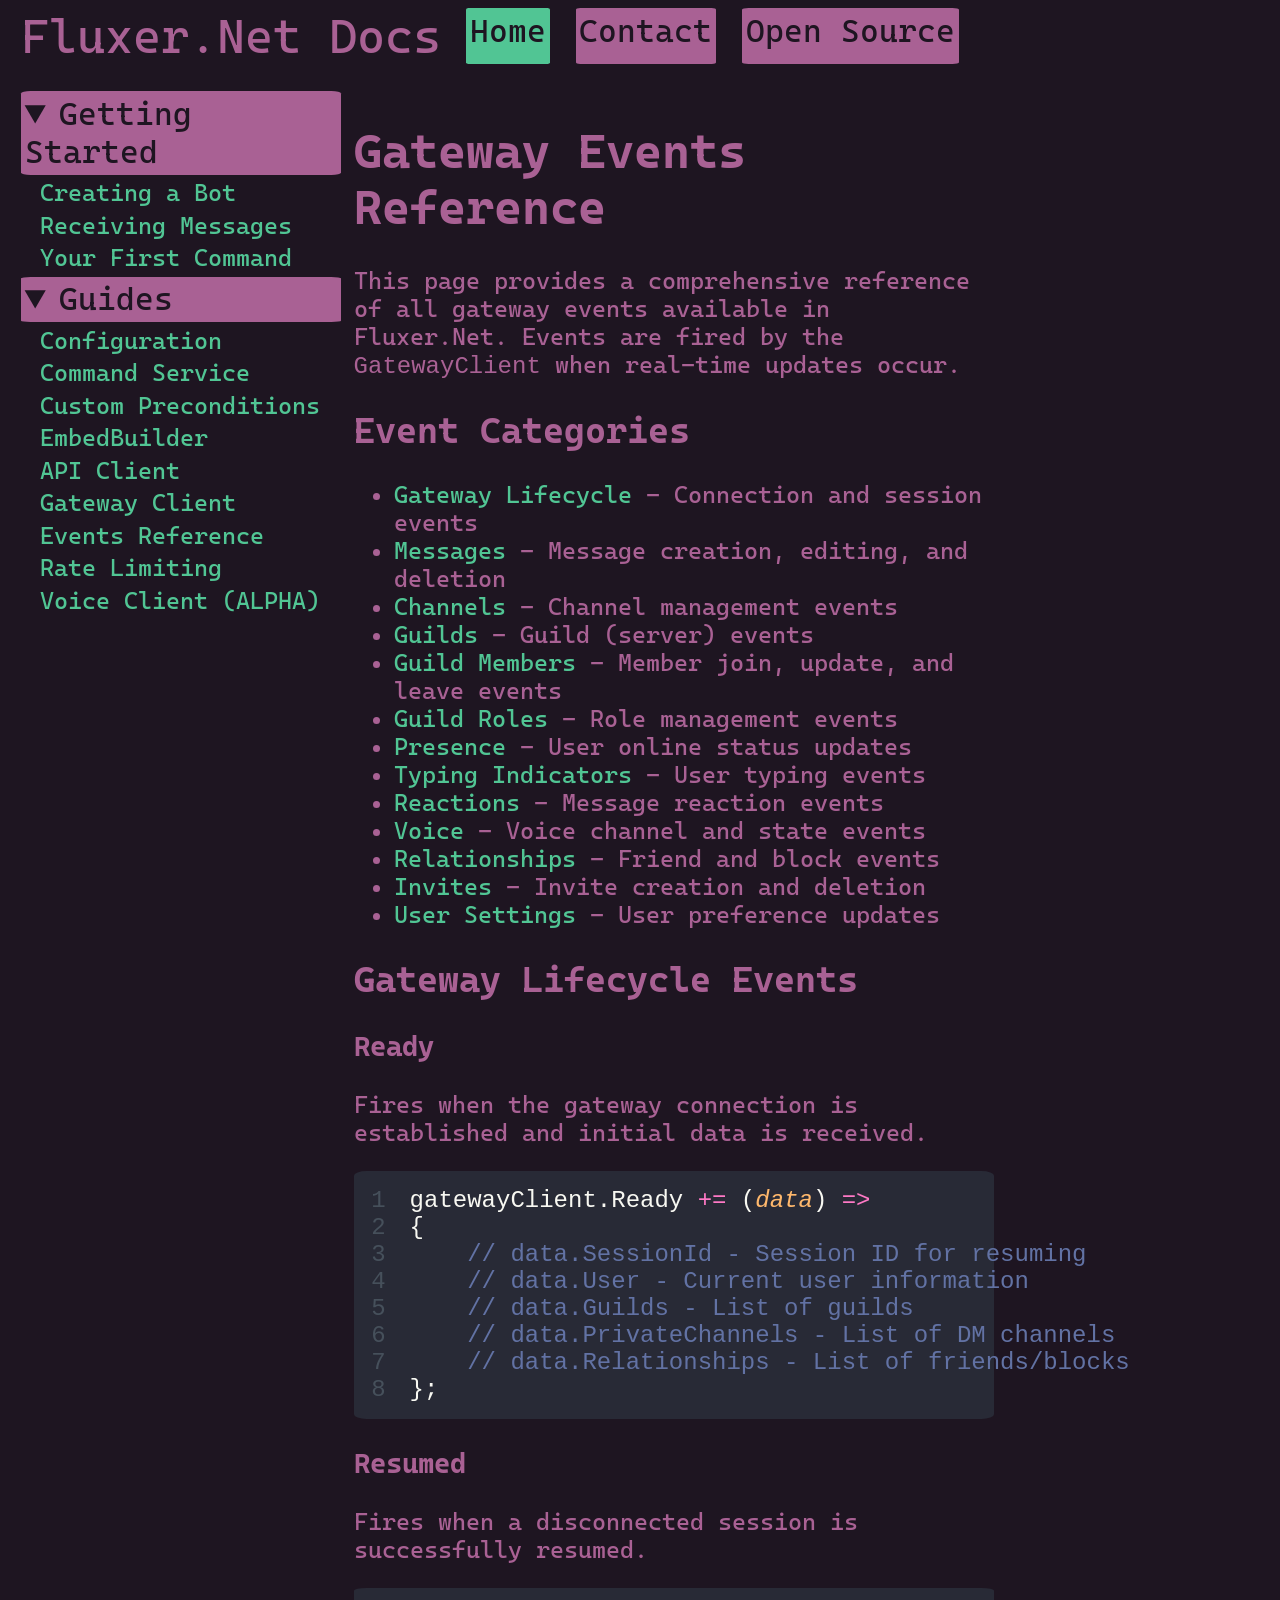
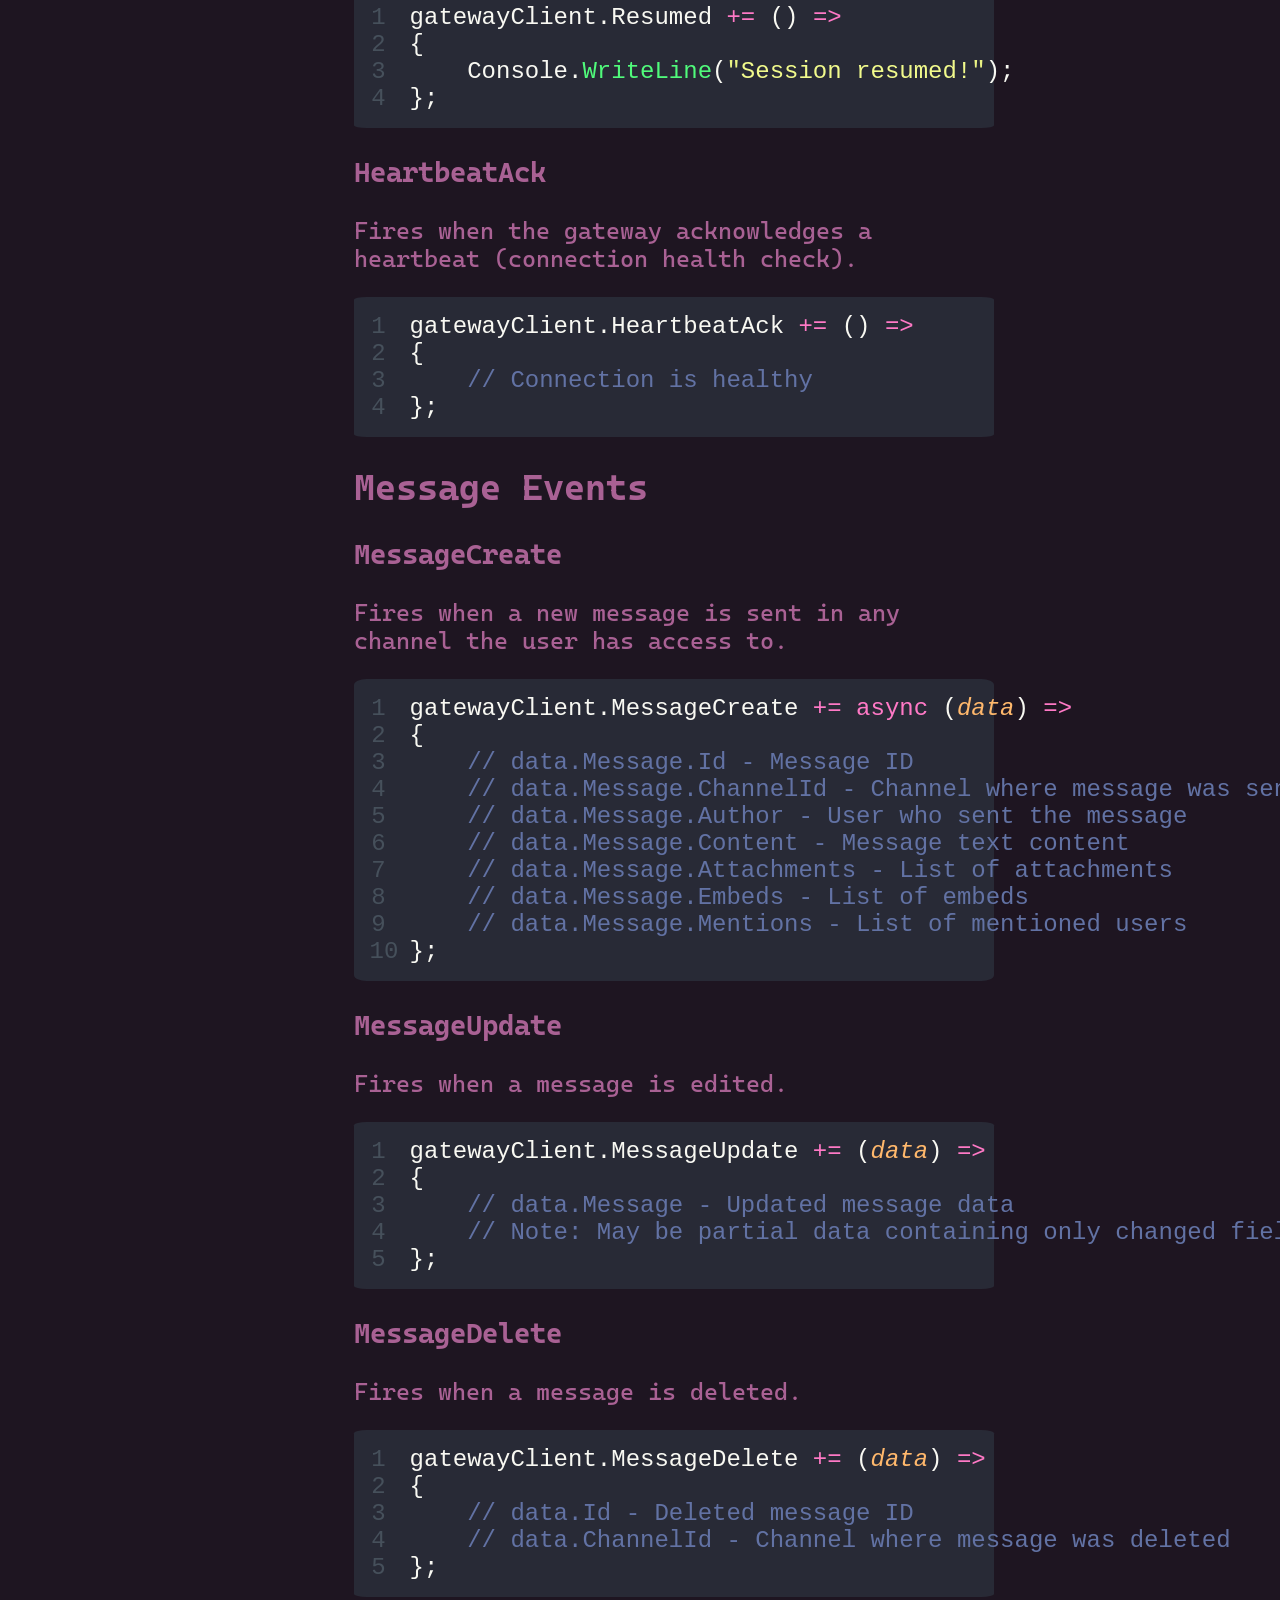
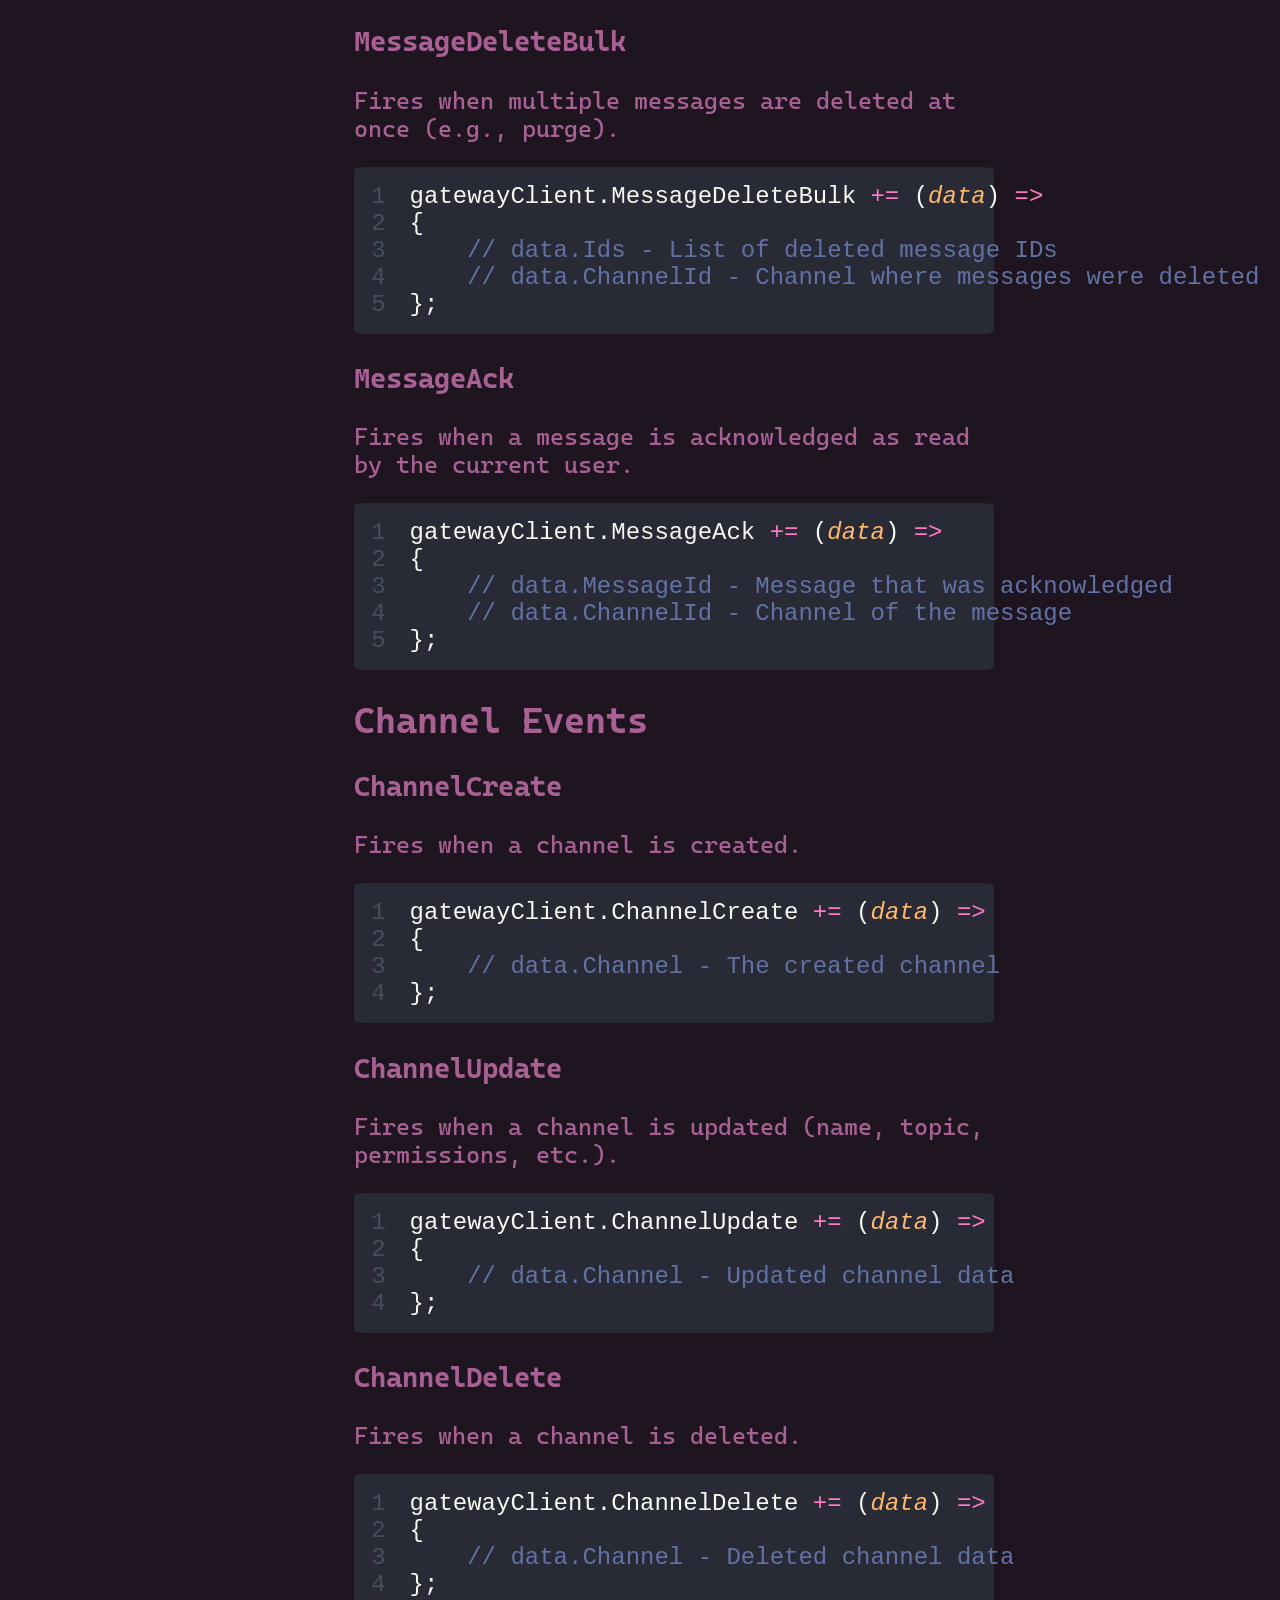
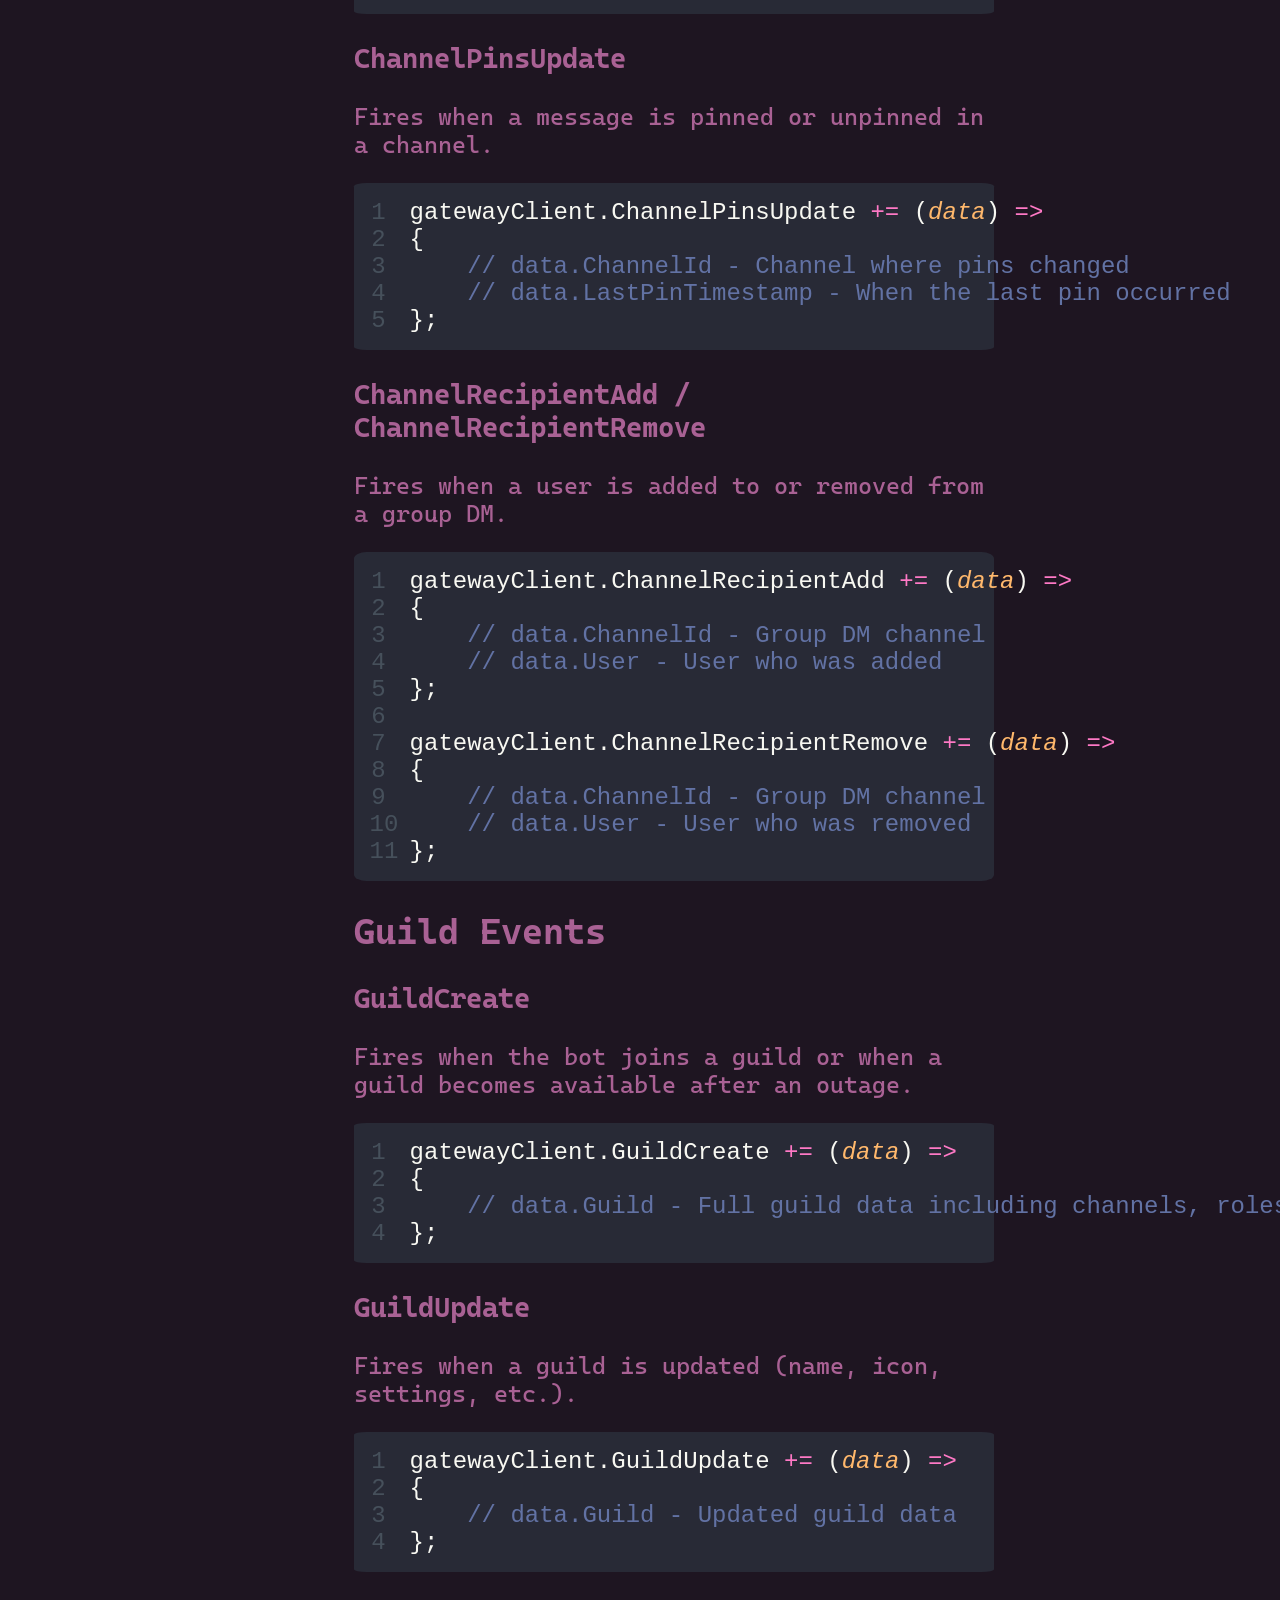
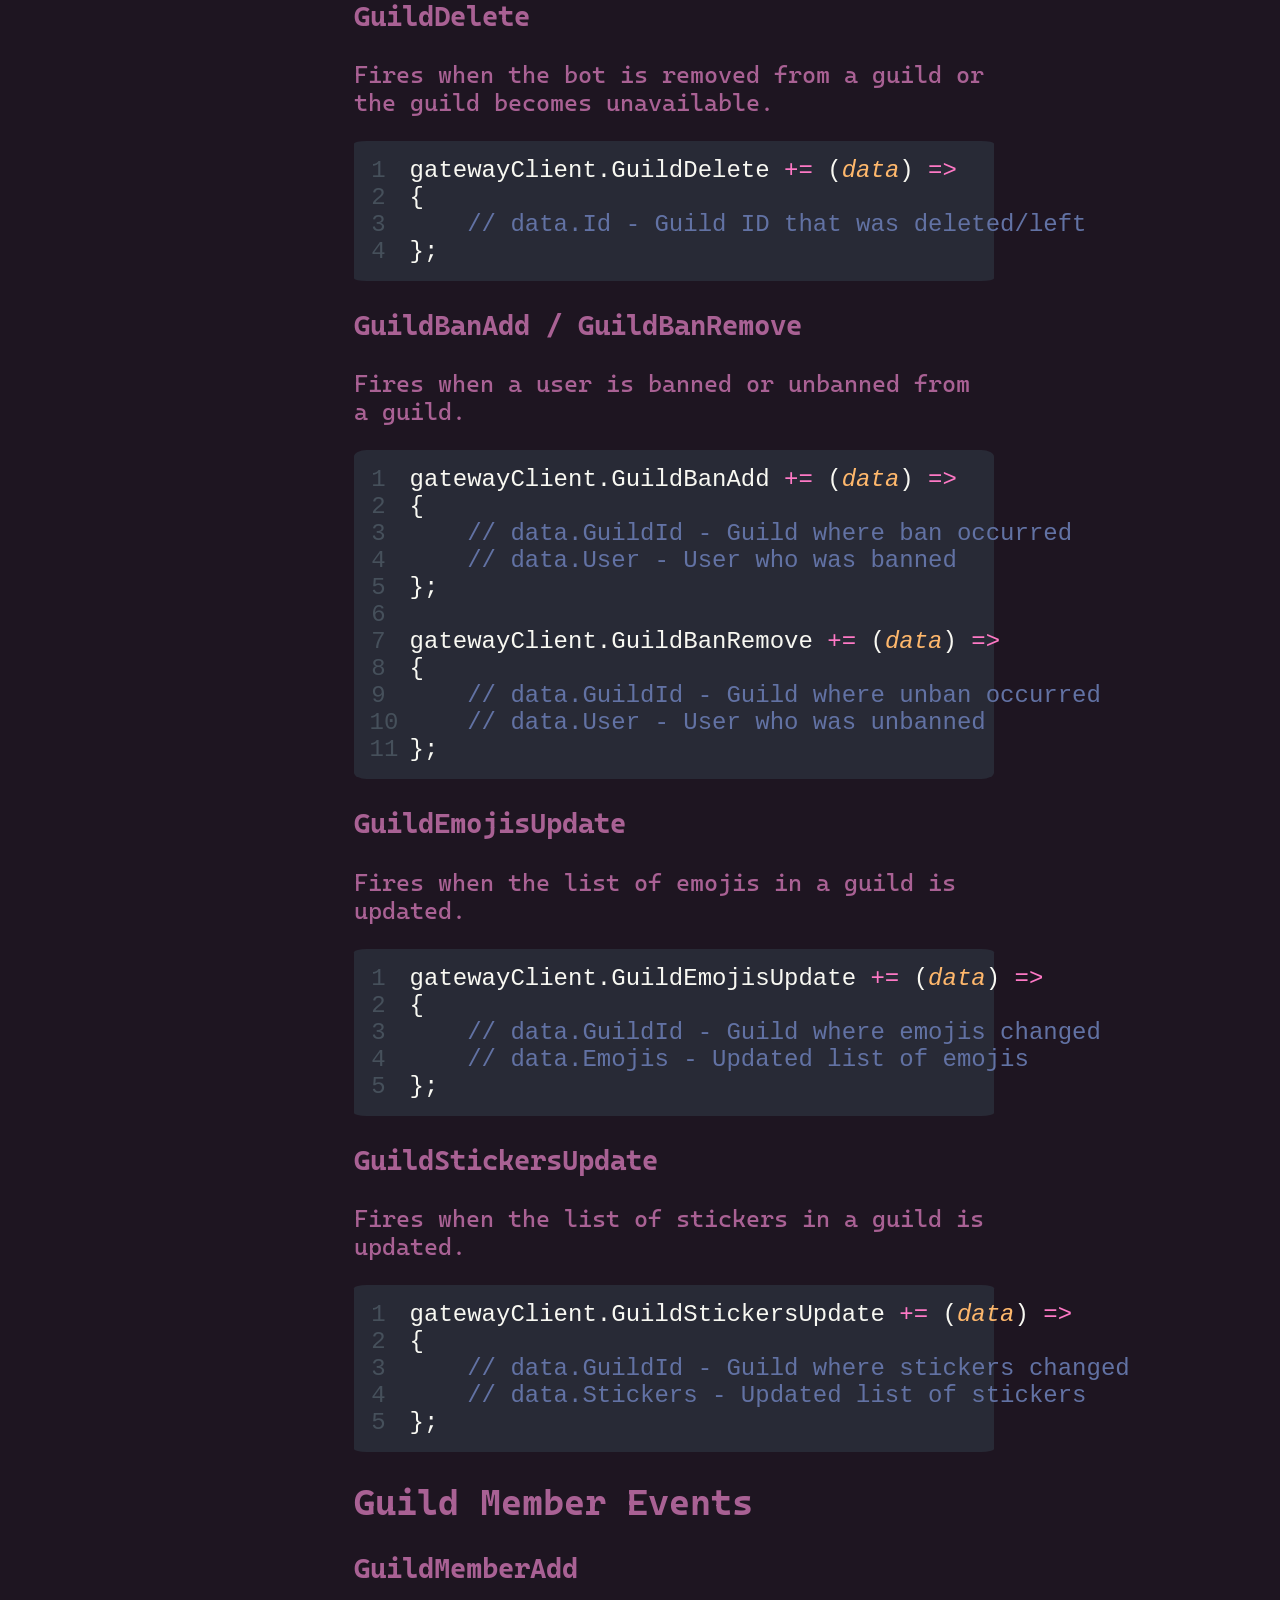
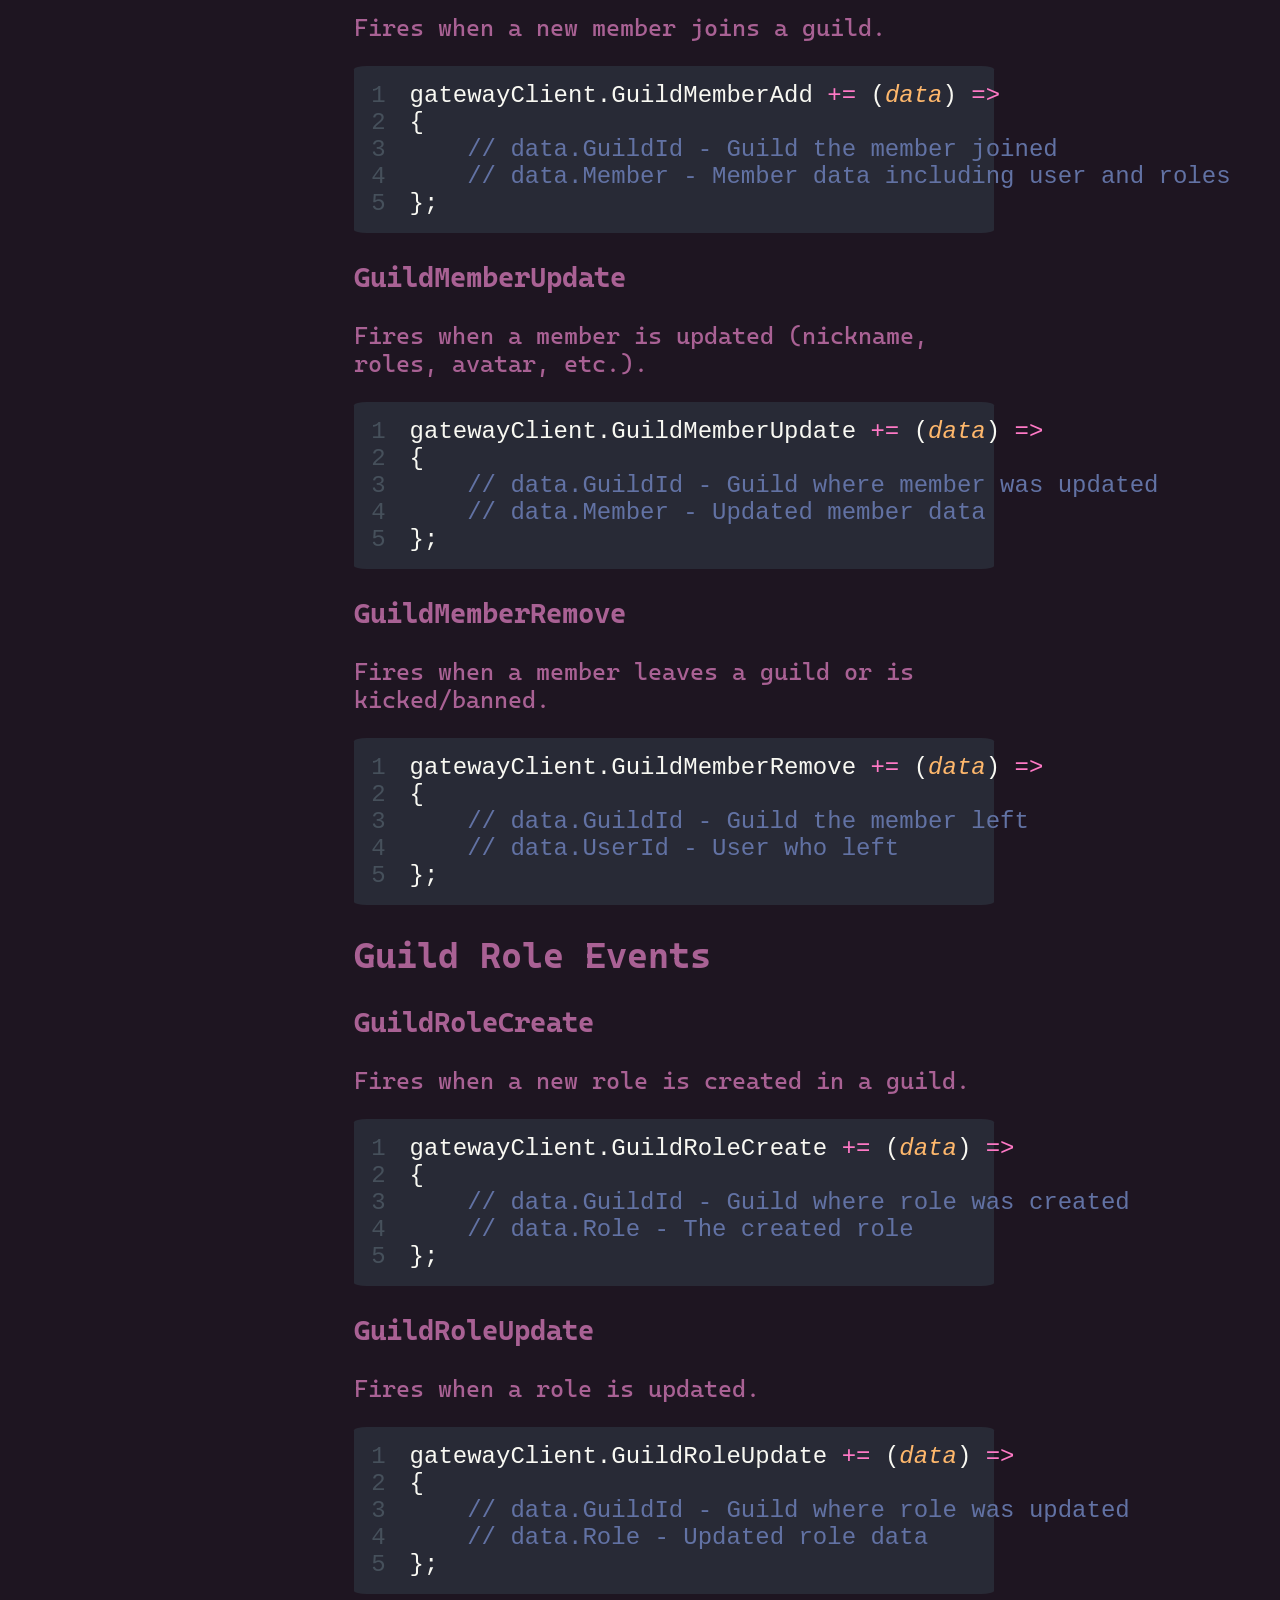
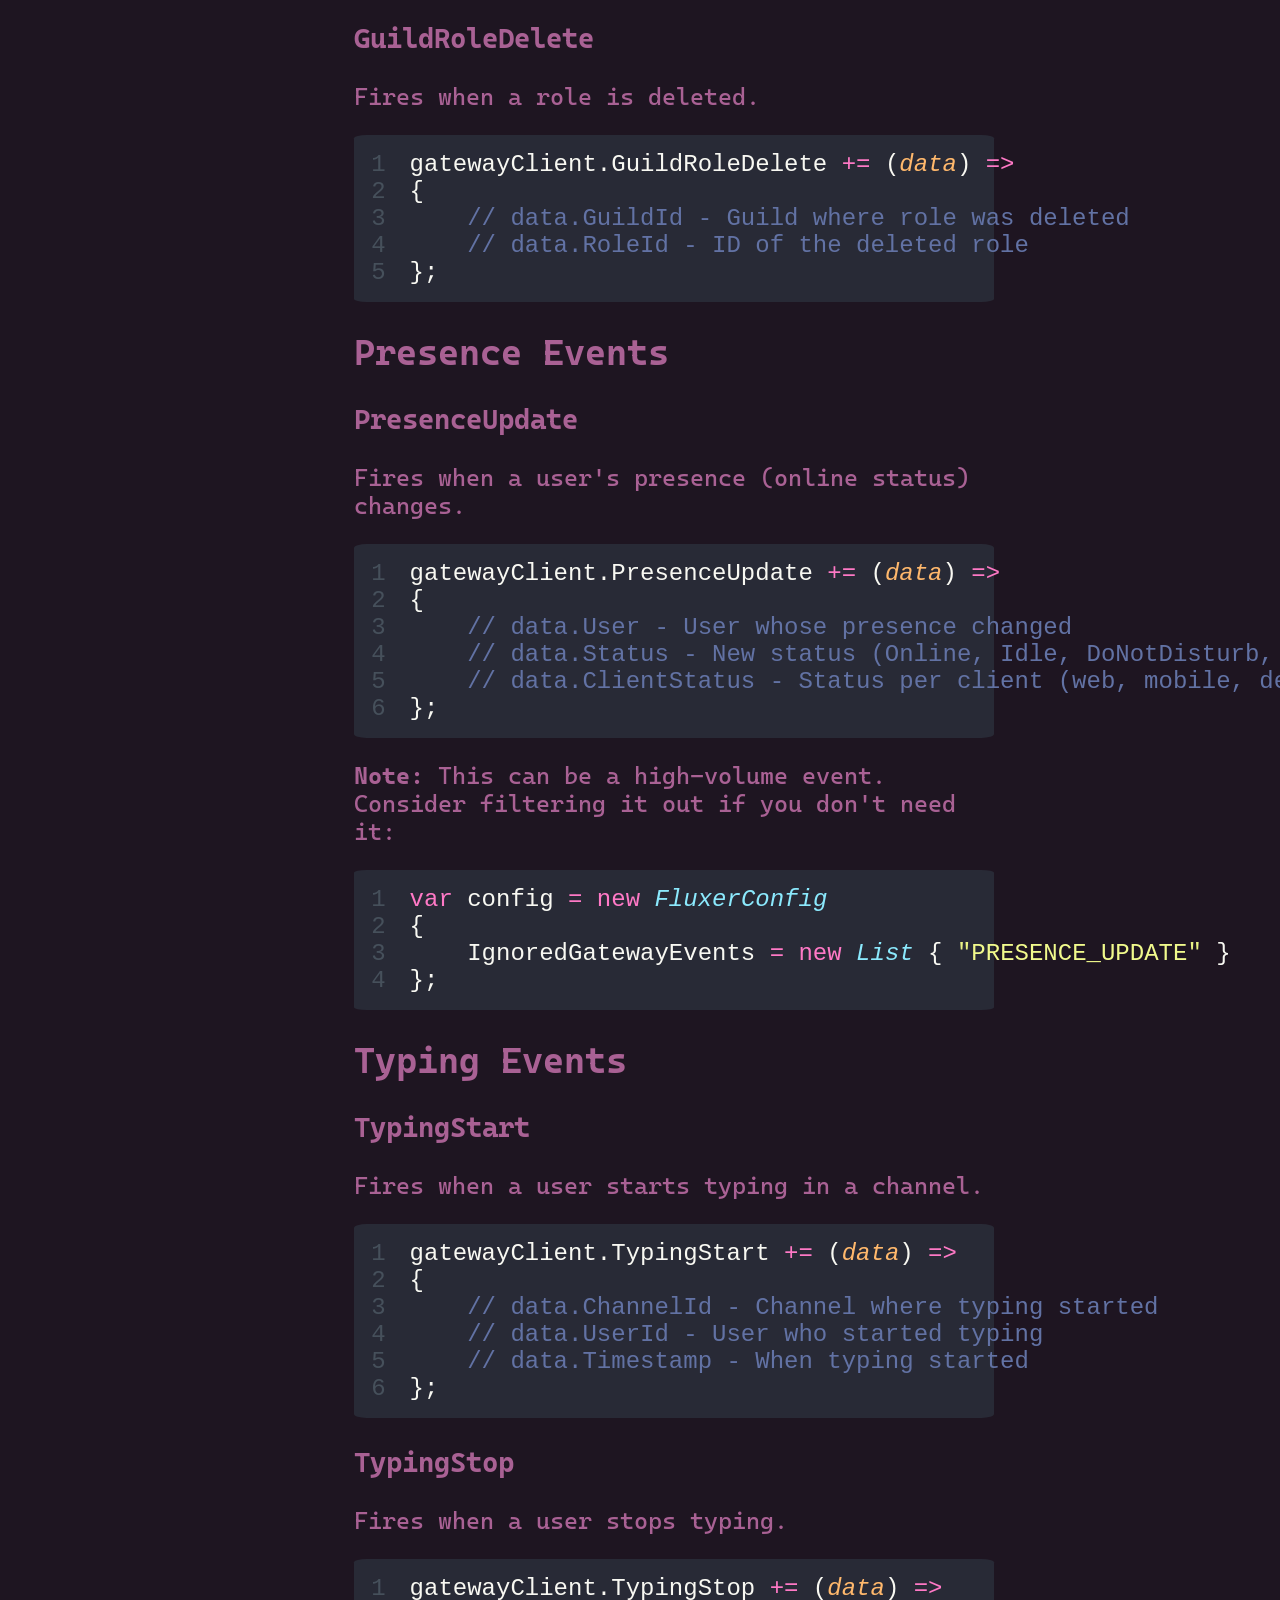
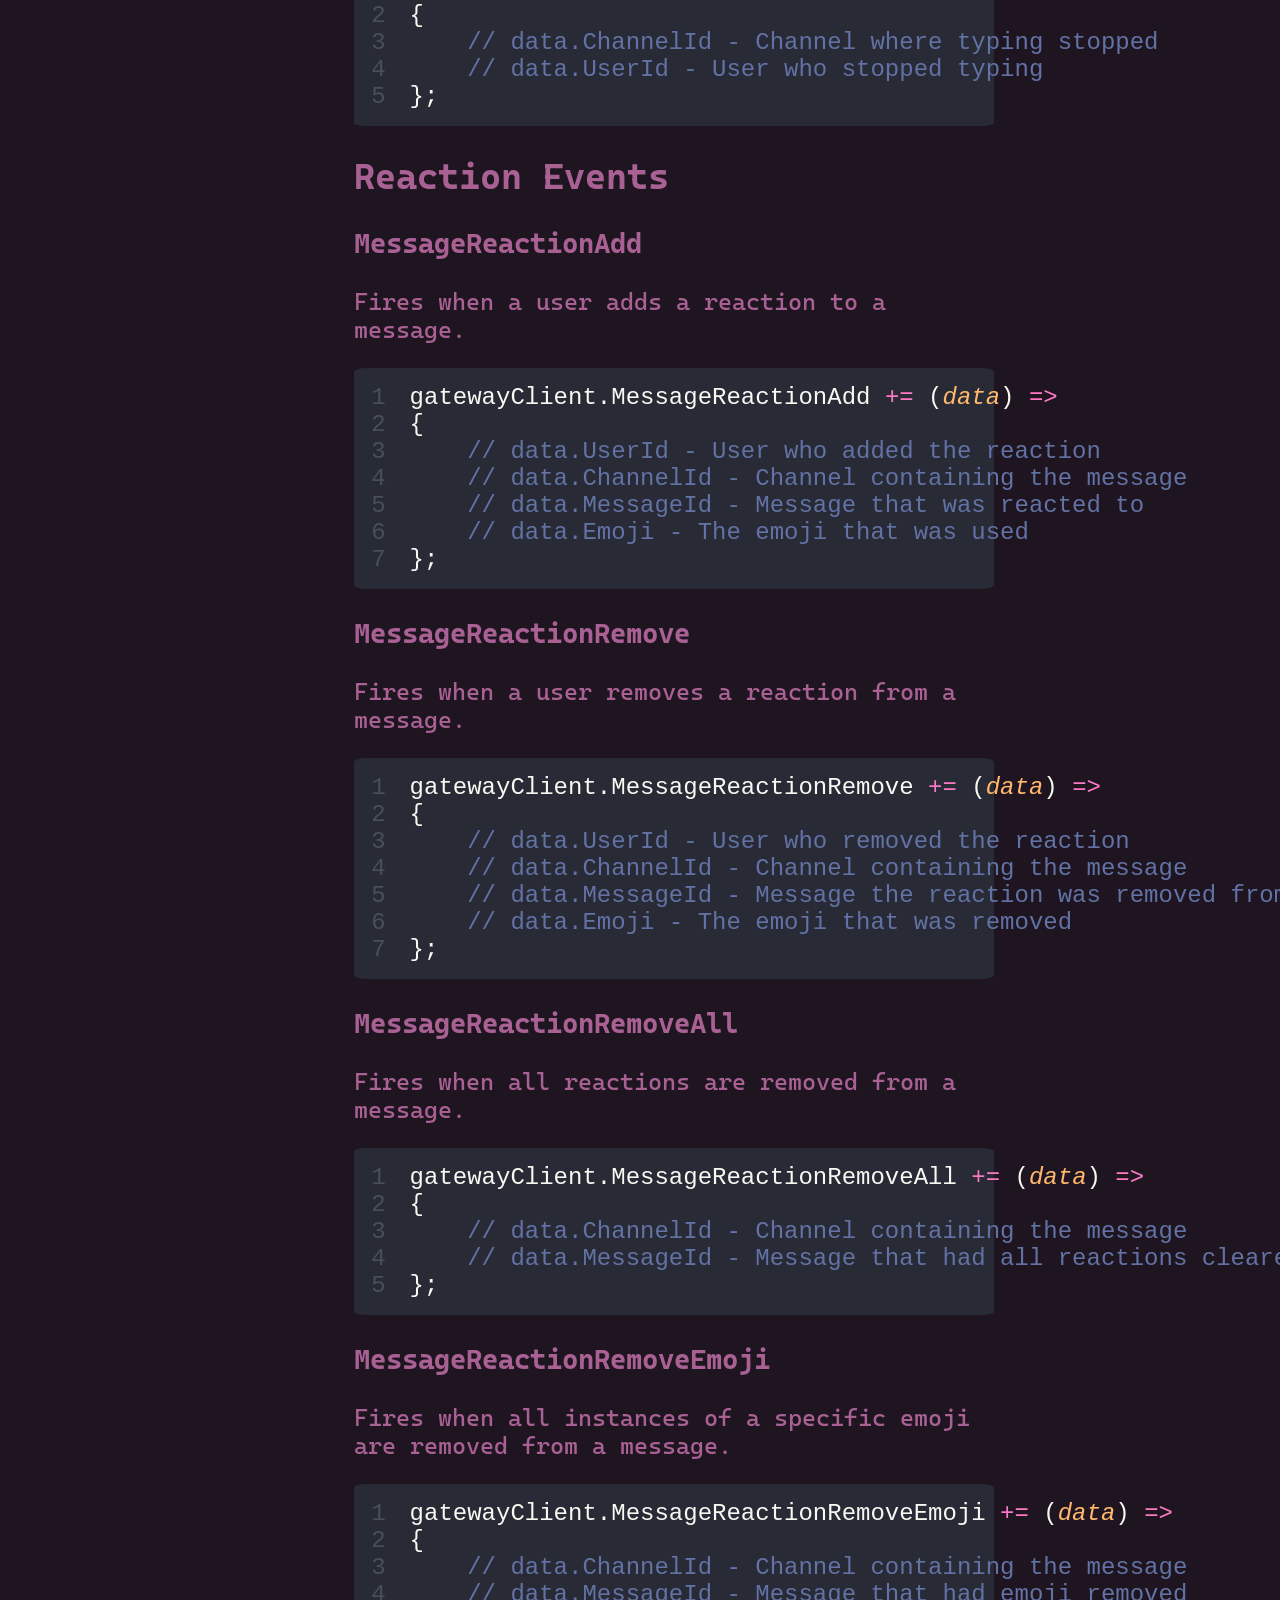
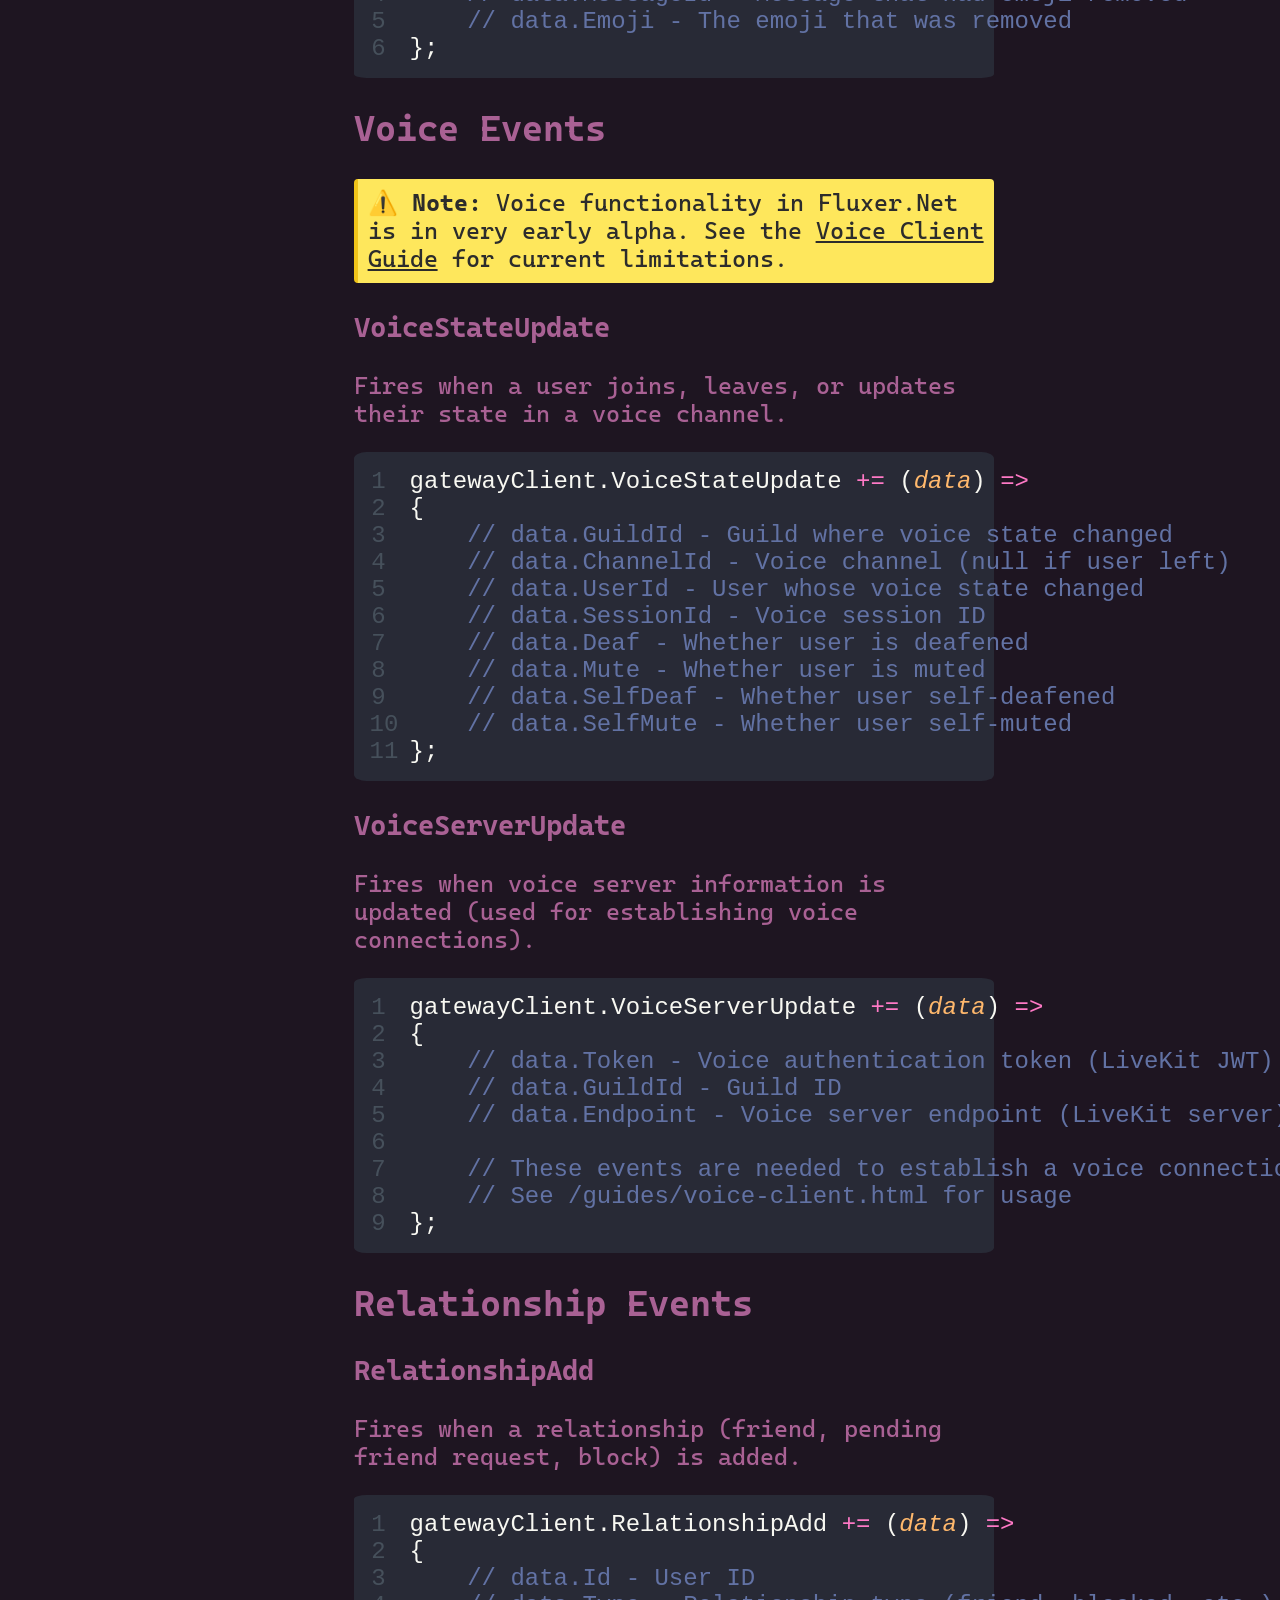
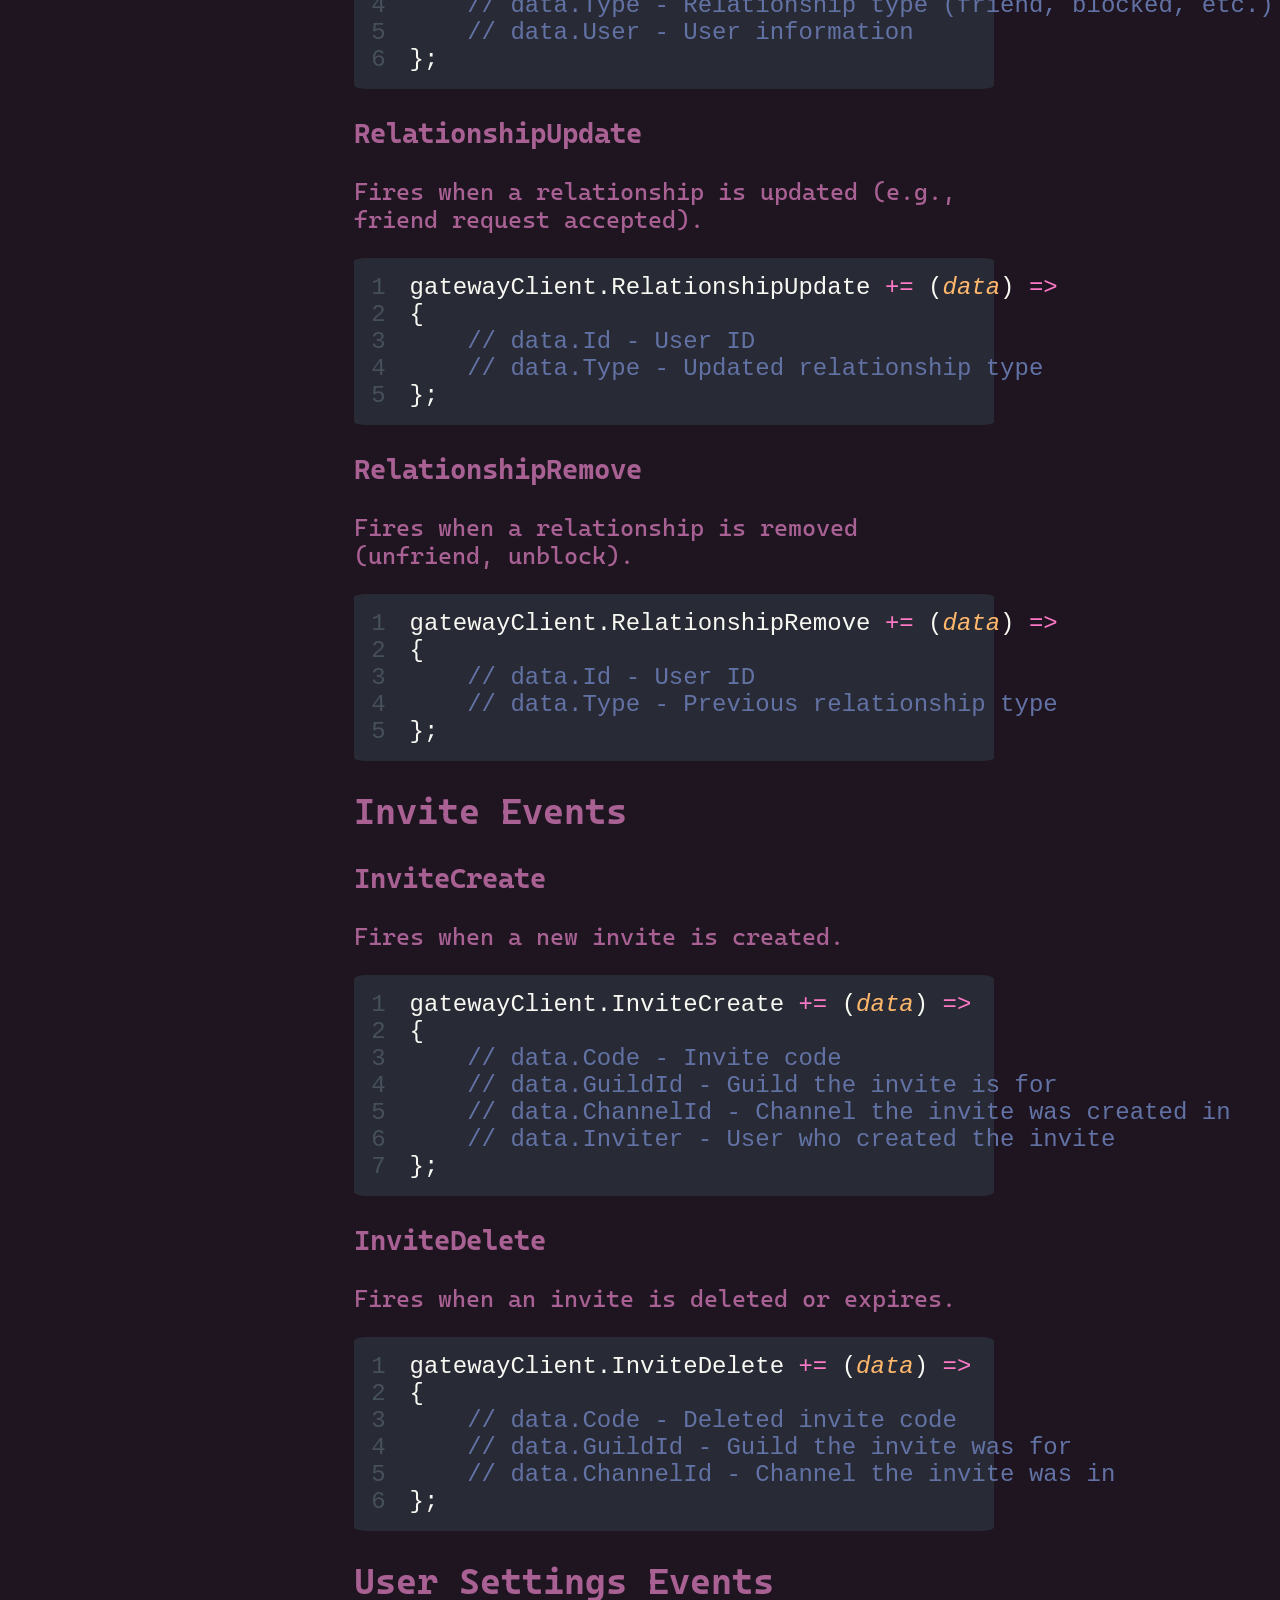
<file: guides/events.html>
<!DOCTYPE html>
<head>
    <title>Gateway Events Reference - Fluxer.Net Docs</title>
    <meta charset="utf-8" />
    <link rel="preload" as="style" href="/assets/defaults.css" />
    <link rel="stylesheet" href="/assets/defaults.css" />
    <link rel="icon" href="/assets/imgs/nexfinity.png" />
</head>

<body>
    <template id="select">about-header</template>
    <template id="content">
        <h1>Gateway Events Reference</h1>

        <p>This page provides a comprehensive reference of all gateway events available in Fluxer.Net. Events are fired by the <code>GatewayClient</code> when real-time updates occur.</p>

        <h2>Event Categories</h2>
        <ul>
            <li><a href="#lifecycle">Gateway Lifecycle</a> - Connection and session events</li>
            <li><a href="#messages">Messages</a> - Message creation, editing, and deletion</li>
            <li><a href="#channels">Channels</a> - Channel management events</li>
            <li><a href="#guilds">Guilds</a> - Guild (server) events</li>
            <li><a href="#members">Guild Members</a> - Member join, update, and leave events</li>
            <li><a href="#roles">Guild Roles</a> - Role management events</li>
            <li><a href="#presence">Presence</a> - User online status updates</li>
            <li><a href="#typing">Typing Indicators</a> - User typing events</li>
            <li><a href="#reactions">Reactions</a> - Message reaction events</li>
            <li><a href="#voice">Voice</a> - Voice channel and state events</li>
            <li><a href="#relationships">Relationships</a> - Friend and block events</li>
            <li><a href="#invites">Invites</a> - Invite creation and deletion</li>
            <li><a href="#user-settings">User Settings</a> - User preference updates</li>
        </ul>

        <h2 id="lifecycle">Gateway Lifecycle Events</h2>

        <h3>Ready</h3>
        <p>Fires when the gateway connection is established and initial data is received.</p>
        <pre><code class="language-cs">gatewayClient.Ready += (data) =>
{
    // data.SessionId - Session ID for resuming
    // data.User - Current user information
    // data.Guilds - List of guilds
    // data.PrivateChannels - List of DM channels
    // data.Relationships - List of friends/blocks
};</code></pre>

        <h3>Resumed</h3>
        <p>Fires when a disconnected session is successfully resumed.</p>
        <pre><code class="language-cs">gatewayClient.Resumed += () =>
{
    Console.WriteLine("Session resumed!");
};</code></pre>

        <h3>HeartbeatAck</h3>
        <p>Fires when the gateway acknowledges a heartbeat (connection health check).</p>
        <pre><code class="language-cs">gatewayClient.HeartbeatAck += () =>
{
    // Connection is healthy
};</code></pre>

        <h2 id="messages">Message Events</h2>

        <h3>MessageCreate</h3>
        <p>Fires when a new message is sent in any channel the user has access to.</p>
        <pre><code class="language-cs">gatewayClient.MessageCreate += async (data) =>
{
    // data.Message.Id - Message ID
    // data.Message.ChannelId - Channel where message was sent
    // data.Message.Author - User who sent the message
    // data.Message.Content - Message text content
    // data.Message.Attachments - List of attachments
    // data.Message.Embeds - List of embeds
    // data.Message.Mentions - List of mentioned users
};</code></pre>

        <h3>MessageUpdate</h3>
        <p>Fires when a message is edited.</p>
        <pre><code class="language-cs">gatewayClient.MessageUpdate += (data) =>
{
    // data.Message - Updated message data
    // Note: May be partial data containing only changed fields
};</code></pre>

        <h3>MessageDelete</h3>
        <p>Fires when a message is deleted.</p>
        <pre><code class="language-cs">gatewayClient.MessageDelete += (data) =>
{
    // data.Id - Deleted message ID
    // data.ChannelId - Channel where message was deleted
};</code></pre>

        <h3>MessageDeleteBulk</h3>
        <p>Fires when multiple messages are deleted at once (e.g., purge).</p>
        <pre><code class="language-cs">gatewayClient.MessageDeleteBulk += (data) =>
{
    // data.Ids - List of deleted message IDs
    // data.ChannelId - Channel where messages were deleted
};</code></pre>

        <h3>MessageAck</h3>
        <p>Fires when a message is acknowledged as read by the current user.</p>
        <pre><code class="language-cs">gatewayClient.MessageAck += (data) =>
{
    // data.MessageId - Message that was acknowledged
    // data.ChannelId - Channel of the message
};</code></pre>

        <h2 id="channels">Channel Events</h2>

        <h3>ChannelCreate</h3>
        <p>Fires when a channel is created.</p>
        <pre><code class="language-cs">gatewayClient.ChannelCreate += (data) =>
{
    // data.Channel - The created channel
};</code></pre>

        <h3>ChannelUpdate</h3>
        <p>Fires when a channel is updated (name, topic, permissions, etc.).</p>
        <pre><code class="language-cs">gatewayClient.ChannelUpdate += (data) =>
{
    // data.Channel - Updated channel data
};</code></pre>

        <h3>ChannelDelete</h3>
        <p>Fires when a channel is deleted.</p>
        <pre><code class="language-cs">gatewayClient.ChannelDelete += (data) =>
{
    // data.Channel - Deleted channel data
};</code></pre>

        <h3>ChannelPinsUpdate</h3>
        <p>Fires when a message is pinned or unpinned in a channel.</p>
        <pre><code class="language-cs">gatewayClient.ChannelPinsUpdate += (data) =>
{
    // data.ChannelId - Channel where pins changed
    // data.LastPinTimestamp - When the last pin occurred
};</code></pre>

        <h3>ChannelRecipientAdd / ChannelRecipientRemove</h3>
        <p>Fires when a user is added to or removed from a group DM.</p>
        <pre><code class="language-cs">gatewayClient.ChannelRecipientAdd += (data) =>
{
    // data.ChannelId - Group DM channel
    // data.User - User who was added
};

gatewayClient.ChannelRecipientRemove += (data) =>
{
    // data.ChannelId - Group DM channel
    // data.User - User who was removed
};</code></pre>

        <h2 id="guilds">Guild Events</h2>

        <h3>GuildCreate</h3>
        <p>Fires when the bot joins a guild or when a guild becomes available after an outage.</p>
        <pre><code class="language-cs">gatewayClient.GuildCreate += (data) =>
{
    // data.Guild - Full guild data including channels, roles, members
};</code></pre>

        <h3>GuildUpdate</h3>
        <p>Fires when a guild is updated (name, icon, settings, etc.).</p>
        <pre><code class="language-cs">gatewayClient.GuildUpdate += (data) =>
{
    // data.Guild - Updated guild data
};</code></pre>

        <h3>GuildDelete</h3>
        <p>Fires when the bot is removed from a guild or the guild becomes unavailable.</p>
        <pre><code class="language-cs">gatewayClient.GuildDelete += (data) =>
{
    // data.Id - Guild ID that was deleted/left
};</code></pre>

        <h3>GuildBanAdd / GuildBanRemove</h3>
        <p>Fires when a user is banned or unbanned from a guild.</p>
        <pre><code class="language-cs">gatewayClient.GuildBanAdd += (data) =>
{
    // data.GuildId - Guild where ban occurred
    // data.User - User who was banned
};

gatewayClient.GuildBanRemove += (data) =>
{
    // data.GuildId - Guild where unban occurred
    // data.User - User who was unbanned
};</code></pre>

        <h3>GuildEmojisUpdate</h3>
        <p>Fires when the list of emojis in a guild is updated.</p>
        <pre><code class="language-cs">gatewayClient.GuildEmojisUpdate += (data) =>
{
    // data.GuildId - Guild where emojis changed
    // data.Emojis - Updated list of emojis
};</code></pre>

        <h3>GuildStickersUpdate</h3>
        <p>Fires when the list of stickers in a guild is updated.</p>
        <pre><code class="language-cs">gatewayClient.GuildStickersUpdate += (data) =>
{
    // data.GuildId - Guild where stickers changed
    // data.Stickers - Updated list of stickers
};</code></pre>

        <h2 id="members">Guild Member Events</h2>

        <h3>GuildMemberAdd</h3>
        <p>Fires when a new member joins a guild.</p>
        <pre><code class="language-cs">gatewayClient.GuildMemberAdd += (data) =>
{
    // data.GuildId - Guild the member joined
    // data.Member - Member data including user and roles
};</code></pre>

        <h3>GuildMemberUpdate</h3>
        <p>Fires when a member is updated (nickname, roles, avatar, etc.).</p>
        <pre><code class="language-cs">gatewayClient.GuildMemberUpdate += (data) =>
{
    // data.GuildId - Guild where member was updated
    // data.Member - Updated member data
};</code></pre>

        <h3>GuildMemberRemove</h3>
        <p>Fires when a member leaves a guild or is kicked/banned.</p>
        <pre><code class="language-cs">gatewayClient.GuildMemberRemove += (data) =>
{
    // data.GuildId - Guild the member left
    // data.UserId - User who left
};</code></pre>

        <h2 id="roles">Guild Role Events</h2>

        <h3>GuildRoleCreate</h3>
        <p>Fires when a new role is created in a guild.</p>
        <pre><code class="language-cs">gatewayClient.GuildRoleCreate += (data) =>
{
    // data.GuildId - Guild where role was created
    // data.Role - The created role
};</code></pre>

        <h3>GuildRoleUpdate</h3>
        <p>Fires when a role is updated.</p>
        <pre><code class="language-cs">gatewayClient.GuildRoleUpdate += (data) =>
{
    // data.GuildId - Guild where role was updated
    // data.Role - Updated role data
};</code></pre>

        <h3>GuildRoleDelete</h3>
        <p>Fires when a role is deleted.</p>
        <pre><code class="language-cs">gatewayClient.GuildRoleDelete += (data) =>
{
    // data.GuildId - Guild where role was deleted
    // data.RoleId - ID of the deleted role
};</code></pre>

        <h2 id="presence">Presence Events</h2>

        <h3>PresenceUpdate</h3>
        <p>Fires when a user's presence (online status) changes.</p>
        <pre><code class="language-cs">gatewayClient.PresenceUpdate += (data) =>
{
    // data.User - User whose presence changed
    // data.Status - New status (Online, Idle, DoNotDisturb, Invisible)
    // data.ClientStatus - Status per client (web, mobile, desktop)
};</code></pre>

        <p><strong>Note:</strong> This can be a high-volume event. Consider filtering it out if you don't need it:</p>
        <pre><code class="language-cs">var config = new FluxerConfig
{
    IgnoredGatewayEvents = new List<string> { "PRESENCE_UPDATE" }
};</code></pre>

        <h2 id="typing">Typing Events</h2>

        <h3>TypingStart</h3>
        <p>Fires when a user starts typing in a channel.</p>
        <pre><code class="language-cs">gatewayClient.TypingStart += (data) =>
{
    // data.ChannelId - Channel where typing started
    // data.UserId - User who started typing
    // data.Timestamp - When typing started
};</code></pre>

        <h3>TypingStop</h3>
        <p>Fires when a user stops typing.</p>
        <pre><code class="language-cs">gatewayClient.TypingStop += (data) =>
{
    // data.ChannelId - Channel where typing stopped
    // data.UserId - User who stopped typing
};</code></pre>

        <h2 id="reactions">Reaction Events</h2>

        <h3>MessageReactionAdd</h3>
        <p>Fires when a user adds a reaction to a message.</p>
        <pre><code class="language-cs">gatewayClient.MessageReactionAdd += (data) =>
{
    // data.UserId - User who added the reaction
    // data.ChannelId - Channel containing the message
    // data.MessageId - Message that was reacted to
    // data.Emoji - The emoji that was used
};</code></pre>

        <h3>MessageReactionRemove</h3>
        <p>Fires when a user removes a reaction from a message.</p>
        <pre><code class="language-cs">gatewayClient.MessageReactionRemove += (data) =>
{
    // data.UserId - User who removed the reaction
    // data.ChannelId - Channel containing the message
    // data.MessageId - Message the reaction was removed from
    // data.Emoji - The emoji that was removed
};</code></pre>

        <h3>MessageReactionRemoveAll</h3>
        <p>Fires when all reactions are removed from a message.</p>
        <pre><code class="language-cs">gatewayClient.MessageReactionRemoveAll += (data) =>
{
    // data.ChannelId - Channel containing the message
    // data.MessageId - Message that had all reactions cleared
};</code></pre>

        <h3>MessageReactionRemoveEmoji</h3>
        <p>Fires when all instances of a specific emoji are removed from a message.</p>
        <pre><code class="language-cs">gatewayClient.MessageReactionRemoveEmoji += (data) =>
{
    // data.ChannelId - Channel containing the message
    // data.MessageId - Message that had emoji removed
    // data.Emoji - The emoji that was removed
};</code></pre>

        <h2 id="voice">Voice Events</h2>

        <p style="background-color: #FEE75C; color: #2C2C2C; padding: 10px; border-radius: 4px; border-left: 4px solid #F0C419;">
            <strong>⚠️ Note:</strong> Voice functionality in Fluxer.Net is in very early alpha. See the <a href="/guides/voice-client.html" style="color: #2C2C2C; text-decoration: underline;">Voice Client Guide</a> for current limitations.
        </p>

        <h3>VoiceStateUpdate</h3>
        <p>Fires when a user joins, leaves, or updates their state in a voice channel.</p>
        <pre><code class="language-cs">gatewayClient.VoiceStateUpdate += (data) =>
{
    // data.GuildId - Guild where voice state changed
    // data.ChannelId - Voice channel (null if user left)
    // data.UserId - User whose voice state changed
    // data.SessionId - Voice session ID
    // data.Deaf - Whether user is deafened
    // data.Mute - Whether user is muted
    // data.SelfDeaf - Whether user self-deafened
    // data.SelfMute - Whether user self-muted
};</code></pre>

        <h3>VoiceServerUpdate</h3>
        <p>Fires when voice server information is updated (used for establishing voice connections).</p>
        <pre><code class="language-cs">gatewayClient.VoiceServerUpdate += (data) =>
{
    // data.Token - Voice authentication token (LiveKit JWT)
    // data.GuildId - Guild ID
    // data.Endpoint - Voice server endpoint (LiveKit server)

    // These events are needed to establish a voice connection
    // See /guides/voice-client.html for usage
};</code></pre>

        <h2 id="relationships">Relationship Events</h2>

        <h3>RelationshipAdd</h3>
        <p>Fires when a relationship (friend, pending friend request, block) is added.</p>
        <pre><code class="language-cs">gatewayClient.RelationshipAdd += (data) =>
{
    // data.Id - User ID
    // data.Type - Relationship type (friend, blocked, etc.)
    // data.User - User information
};</code></pre>

        <h3>RelationshipUpdate</h3>
        <p>Fires when a relationship is updated (e.g., friend request accepted).</p>
        <pre><code class="language-cs">gatewayClient.RelationshipUpdate += (data) =>
{
    // data.Id - User ID
    // data.Type - Updated relationship type
};</code></pre>

        <h3>RelationshipRemove</h3>
        <p>Fires when a relationship is removed (unfriend, unblock).</p>
        <pre><code class="language-cs">gatewayClient.RelationshipRemove += (data) =>
{
    // data.Id - User ID
    // data.Type - Previous relationship type
};</code></pre>

        <h2 id="invites">Invite Events</h2>

        <h3>InviteCreate</h3>
        <p>Fires when a new invite is created.</p>
        <pre><code class="language-cs">gatewayClient.InviteCreate += (data) =>
{
    // data.Code - Invite code
    // data.GuildId - Guild the invite is for
    // data.ChannelId - Channel the invite was created in
    // data.Inviter - User who created the invite
};</code></pre>

        <h3>InviteDelete</h3>
        <p>Fires when an invite is deleted or expires.</p>
        <pre><code class="language-cs">gatewayClient.InviteDelete += (data) =>
{
    // data.Code - Deleted invite code
    // data.GuildId - Guild the invite was for
    // data.ChannelId - Channel the invite was in
};</code></pre>

        <h2 id="user-settings">User Settings Events</h2>

        <h3>UserUpdate</h3>
        <p>Fires when the current user's account is updated.</p>
        <pre><code class="language-cs">gatewayClient.UserUpdate += (data) =>
{
    // data.User - Updated user data
};</code></pre>

        <h3>UserSettingsUpdate</h3>
        <p>Fires when user settings are updated.</p>
        <pre><code class="language-cs">gatewayClient.UserSettingsUpdate += (data) =>
{
    // data.Settings - Updated settings
};</code></pre>

        <h3>UserGuildSettingsUpdate</h3>
        <p>Fires when user guild-specific settings are updated.</p>
        <pre><code class="language-cs">gatewayClient.UserGuildSettingsUpdate += (data) =>
{
    // data.GuildId - Guild where settings changed
    // data.Settings - Updated guild settings
};</code></pre>

        <h2>Filtering Events</h2>

        <p>To reduce bandwidth and improve performance, you can filter out events you don't need:</p>

        <pre><code class="language-cs">var config = new FluxerConfig
{
    IgnoredGatewayEvents = new List<string>
    {
        "PRESENCE_UPDATE",      // High-volume event
        "TYPING_START",
        "TYPING_STOP",
        "MESSAGE_REACTION_ADD", // If you don't care about reactions
        "VOICE_STATE_UPDATE"    // If you don't use voice
    }
};</code></pre>

        <h2>Related Guides</h2>
        <ul>
            <li><a href="/guides/gateway-client.html">Gateway Client Reference</a></li>
            <li><a href="/guides/api-client.html">API Client Reference</a></li>
            <li><a href="/guides/configuration.html">Configuration Guide</a></li>
        </ul>
    </template>
    <script src="/assets/scripts/loader.js"></script>

    <script src="/assets/ext/shikijs/dist/index.unpkg.iife.js"></script>
    <script>
        shiki.setCDN("/assets/ext/shikijs");

        shiki.loadTheme('themes/dracula.json').then(theme =>
            shiki.getHighlighter({theme: theme, langs: ['cs']}).then(hl => {
                document.querySelectorAll('pre code').forEach(block => {
                    const lang = block.className.replace('language-', '');
                    const highlighted = hl.codeToHtml(block.textContent, { lang: lang });
                    block.parentElement.outerHTML = highlighted;
                });
            })
        );
    </script>
</body>
</file>
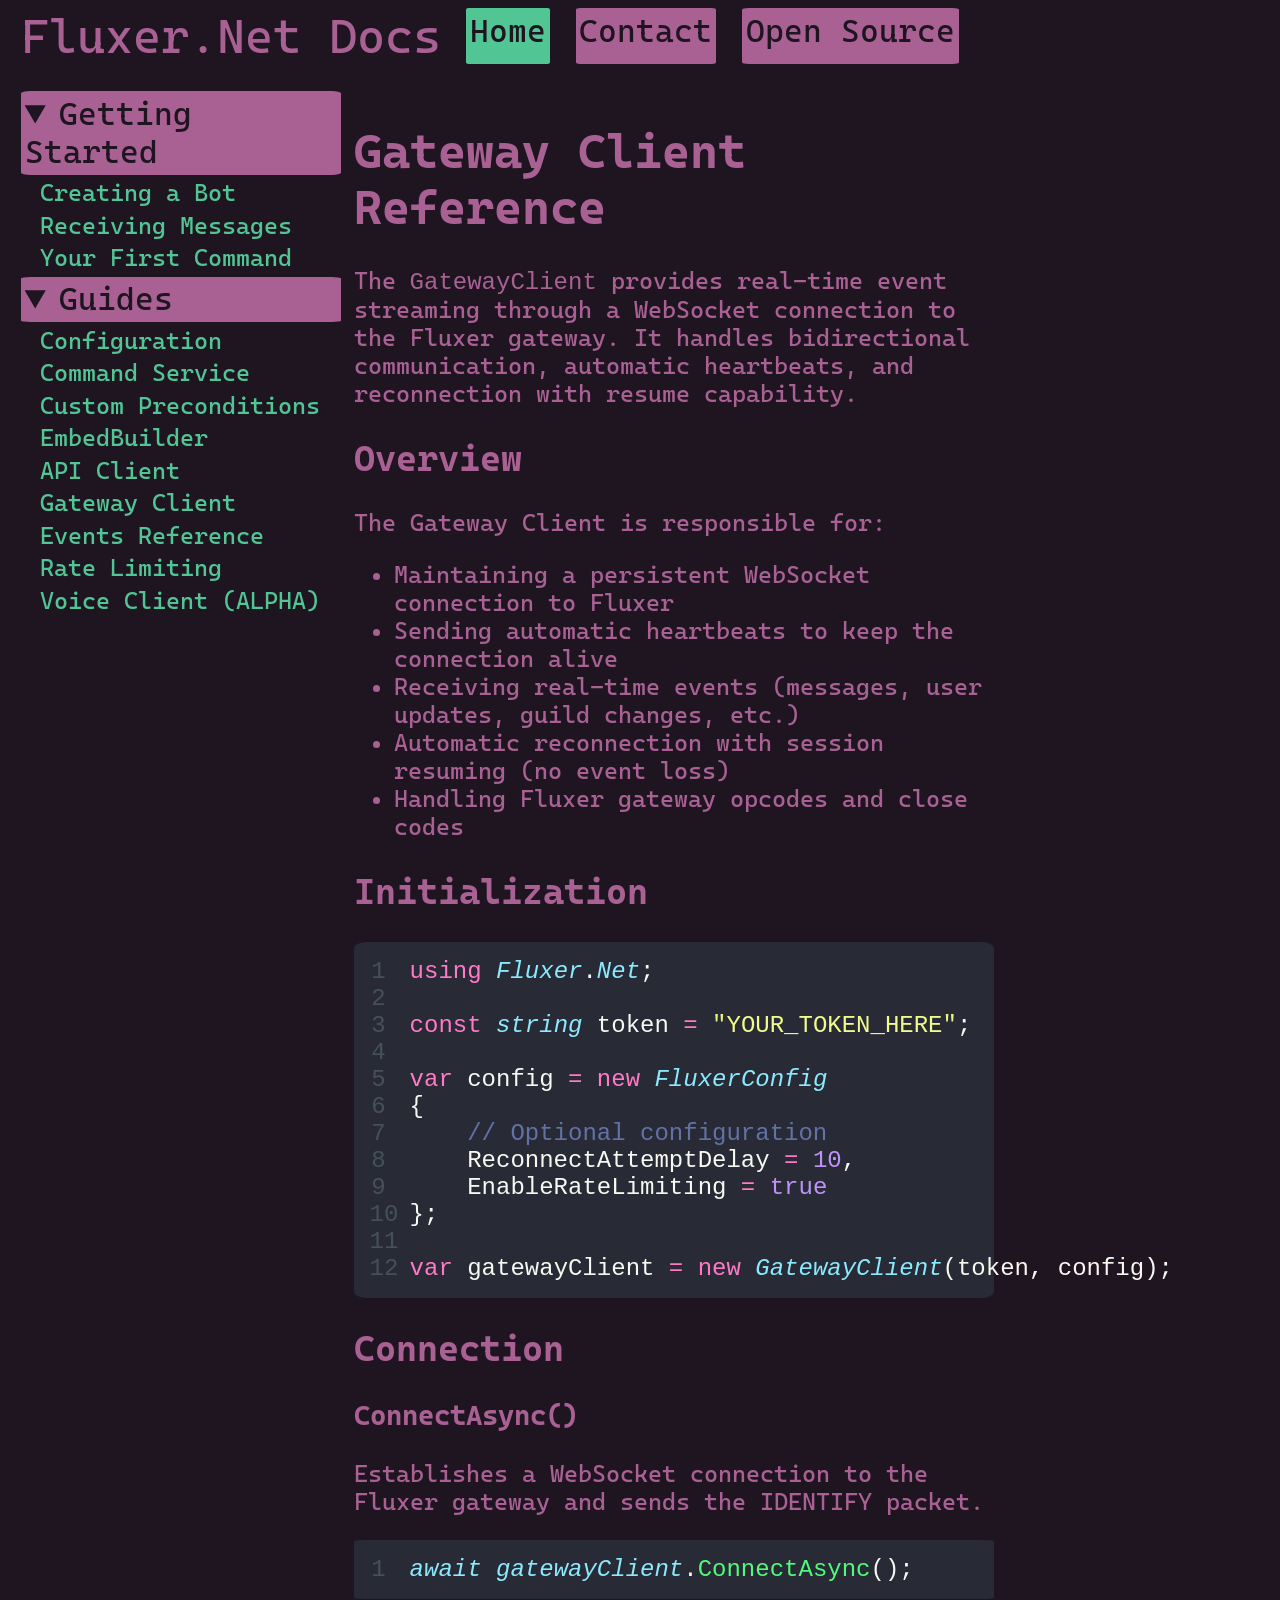
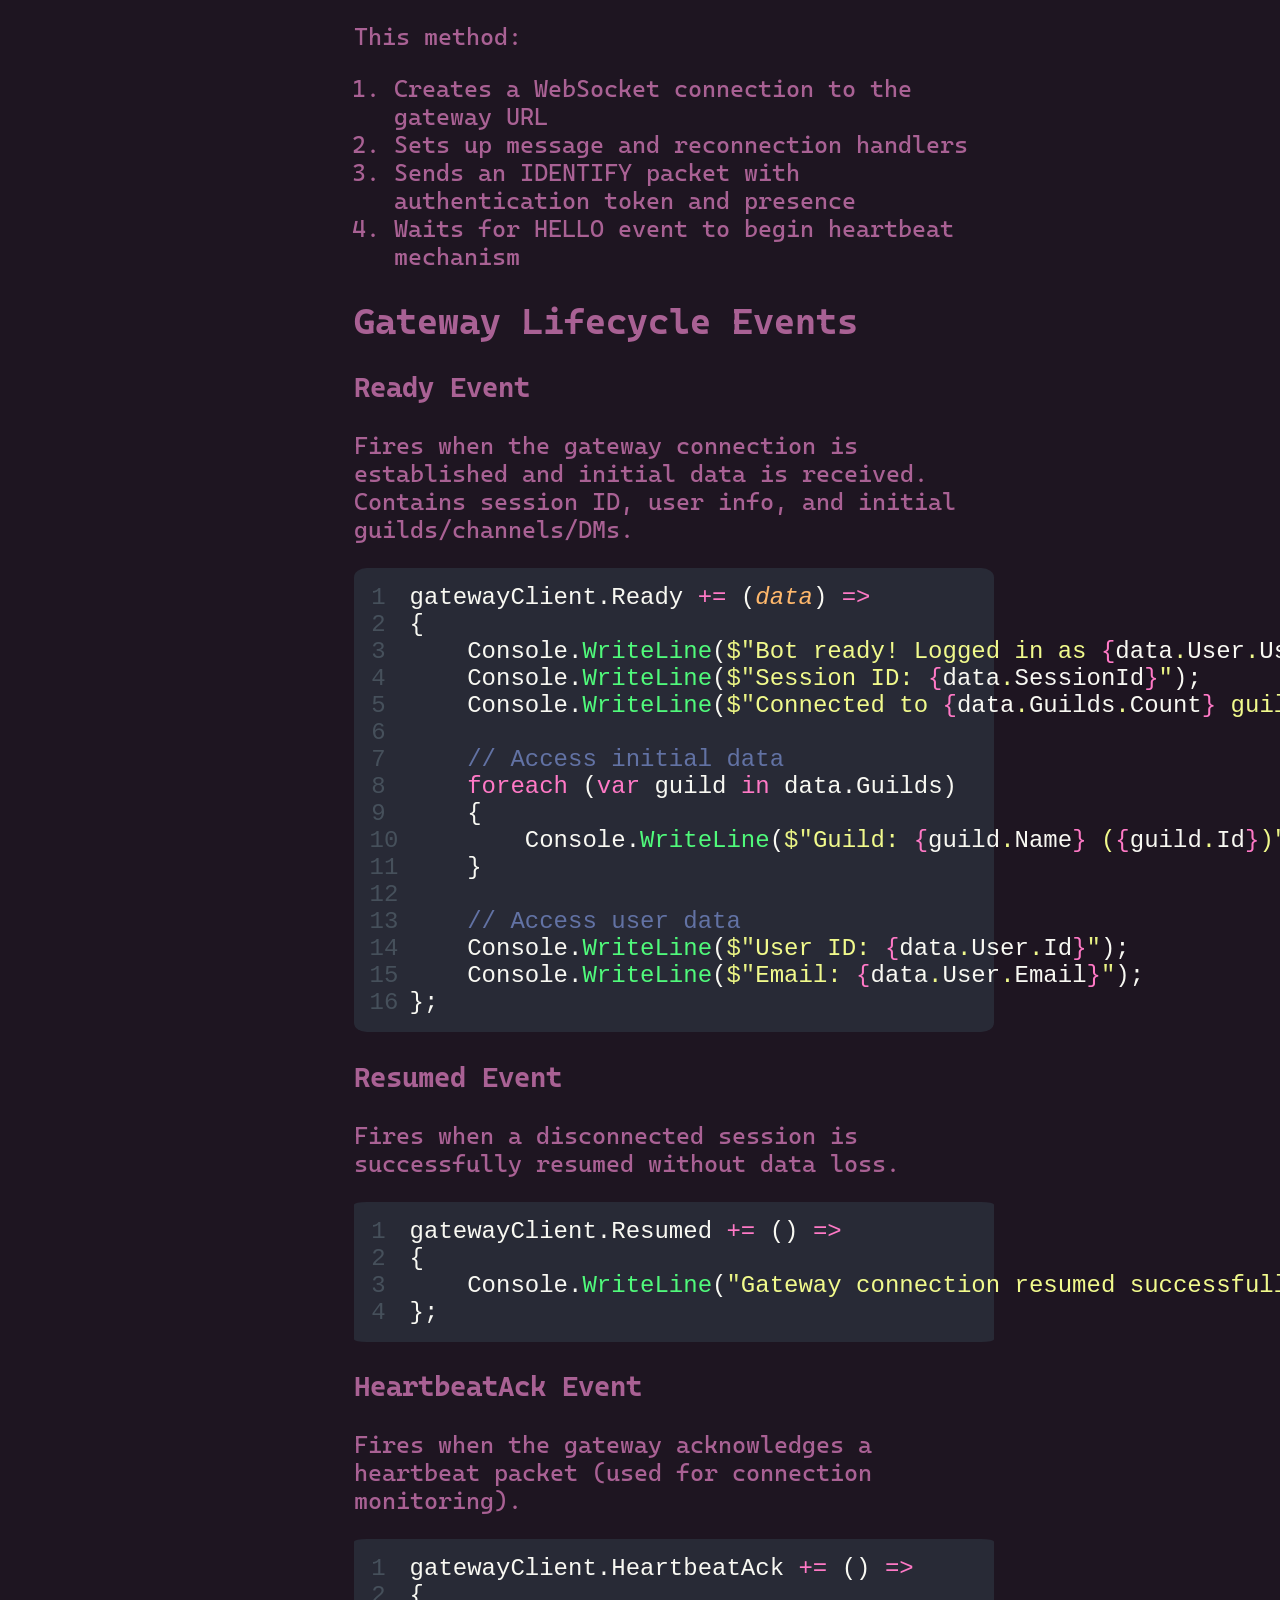
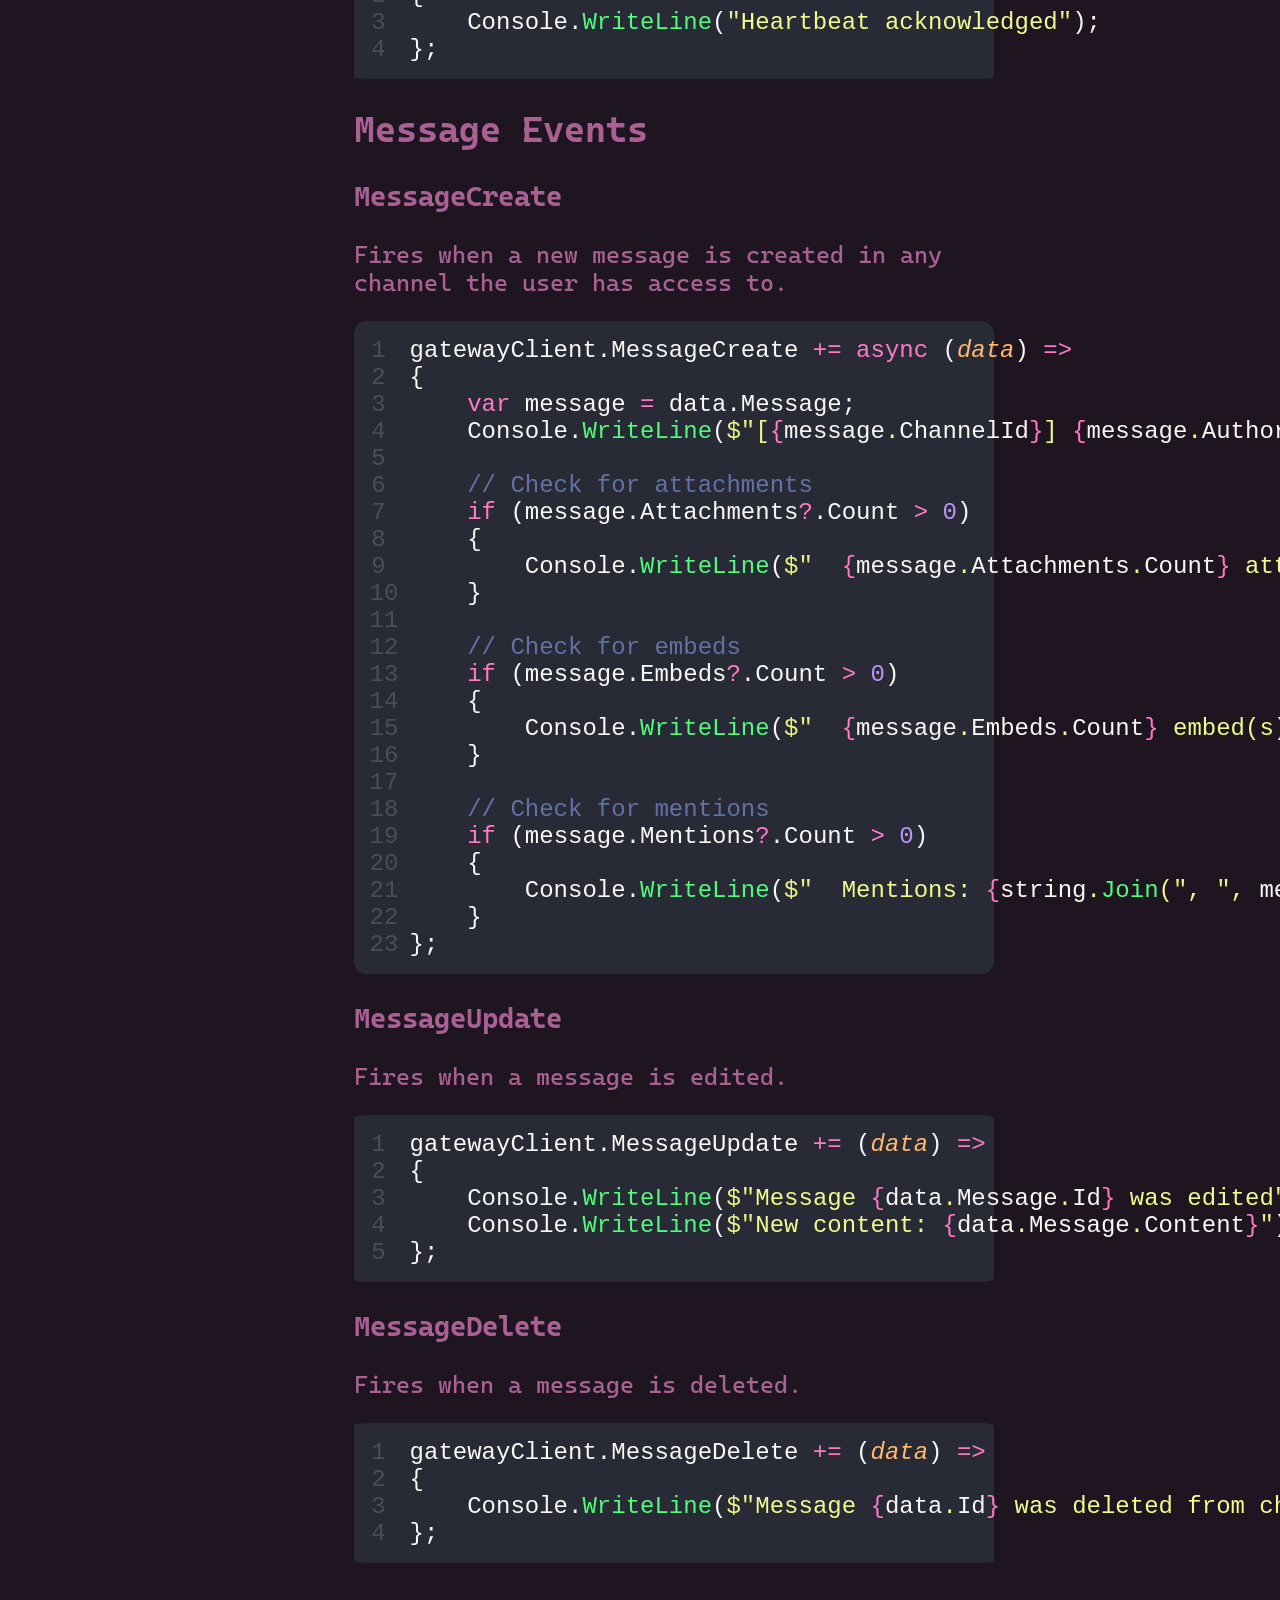
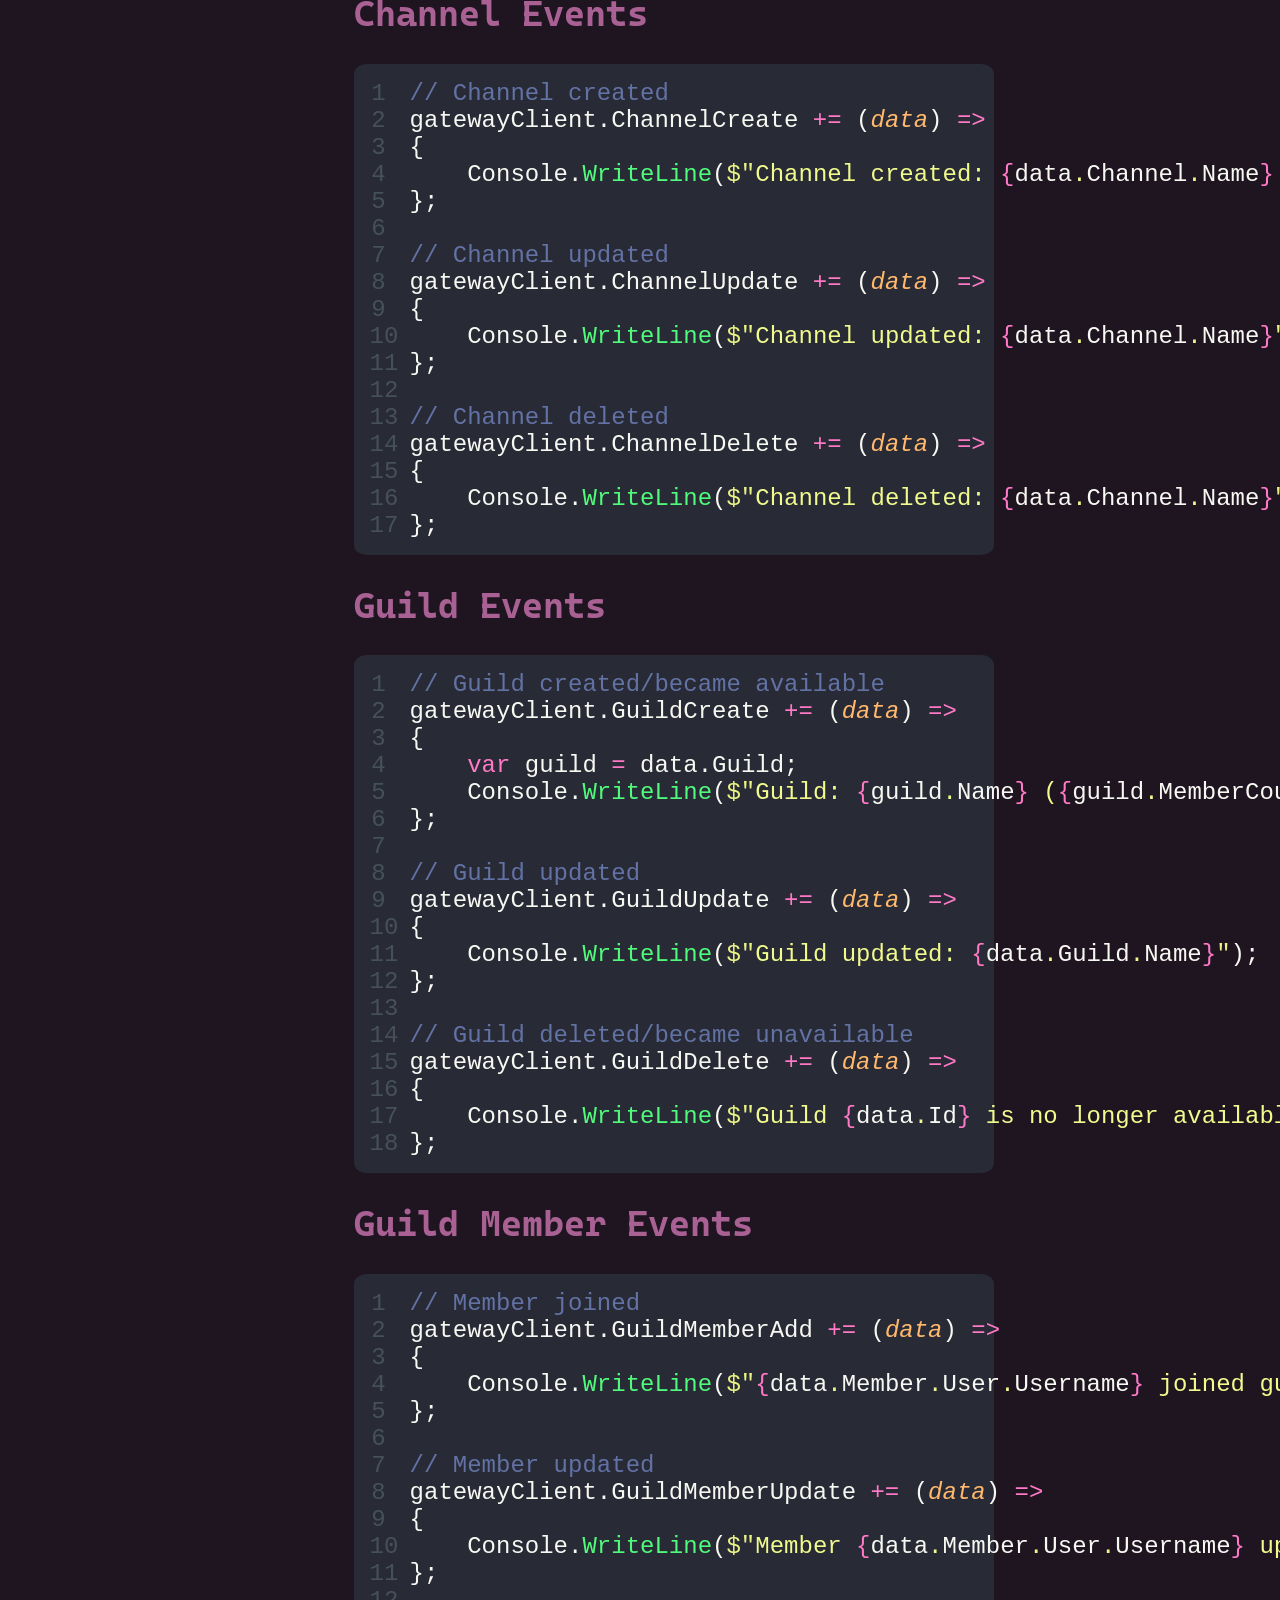
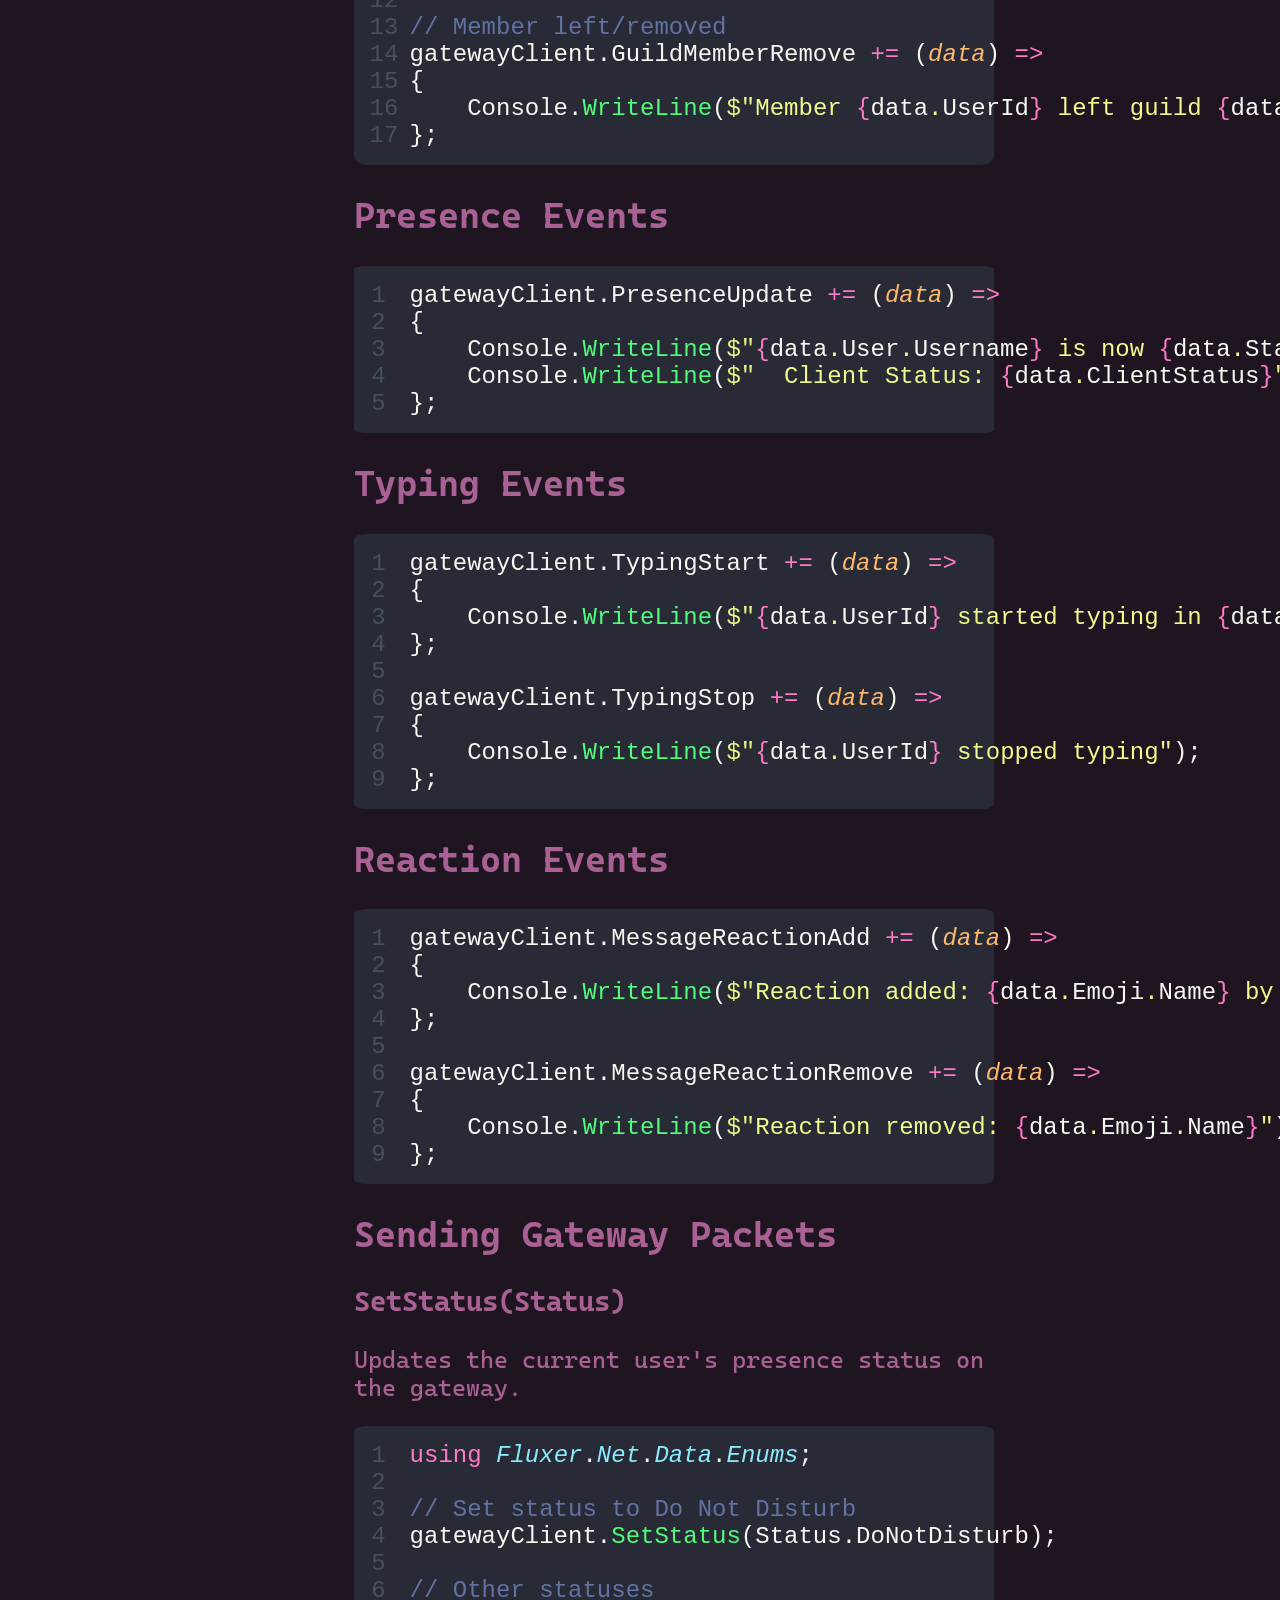
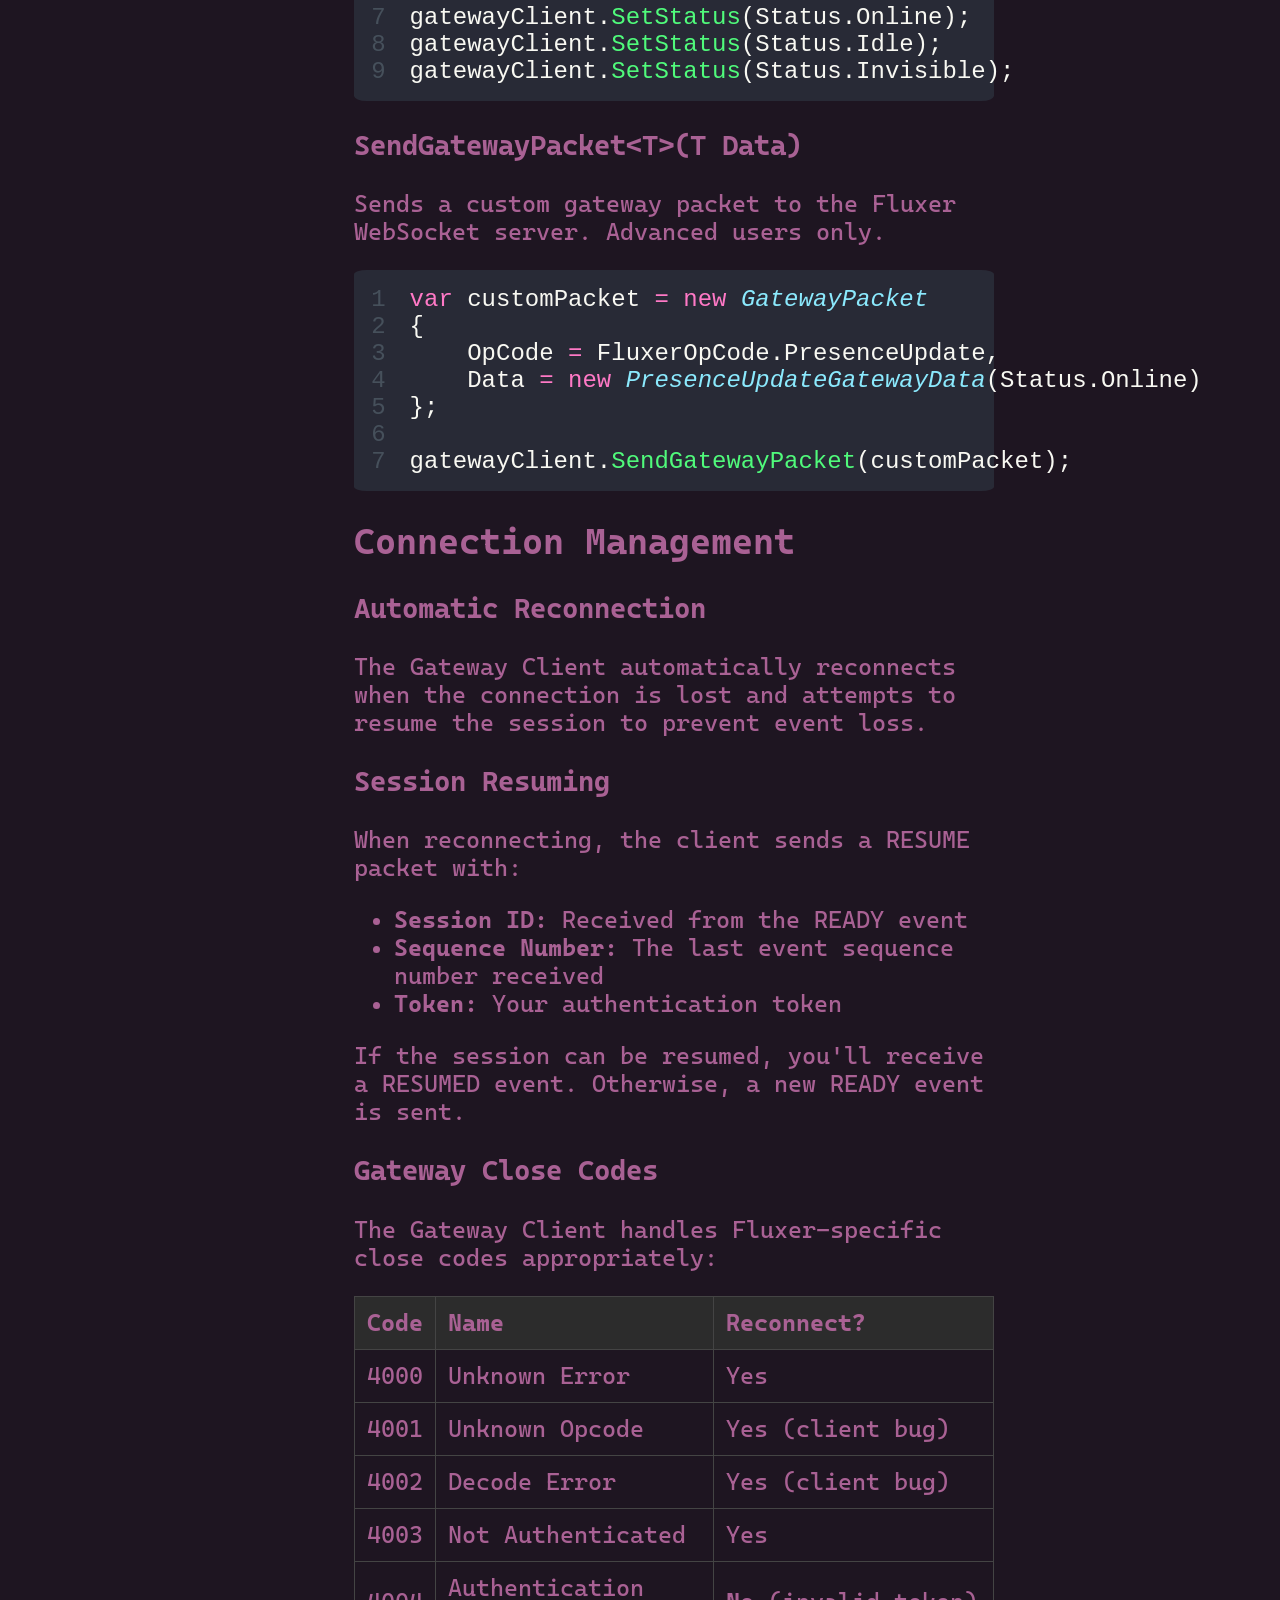
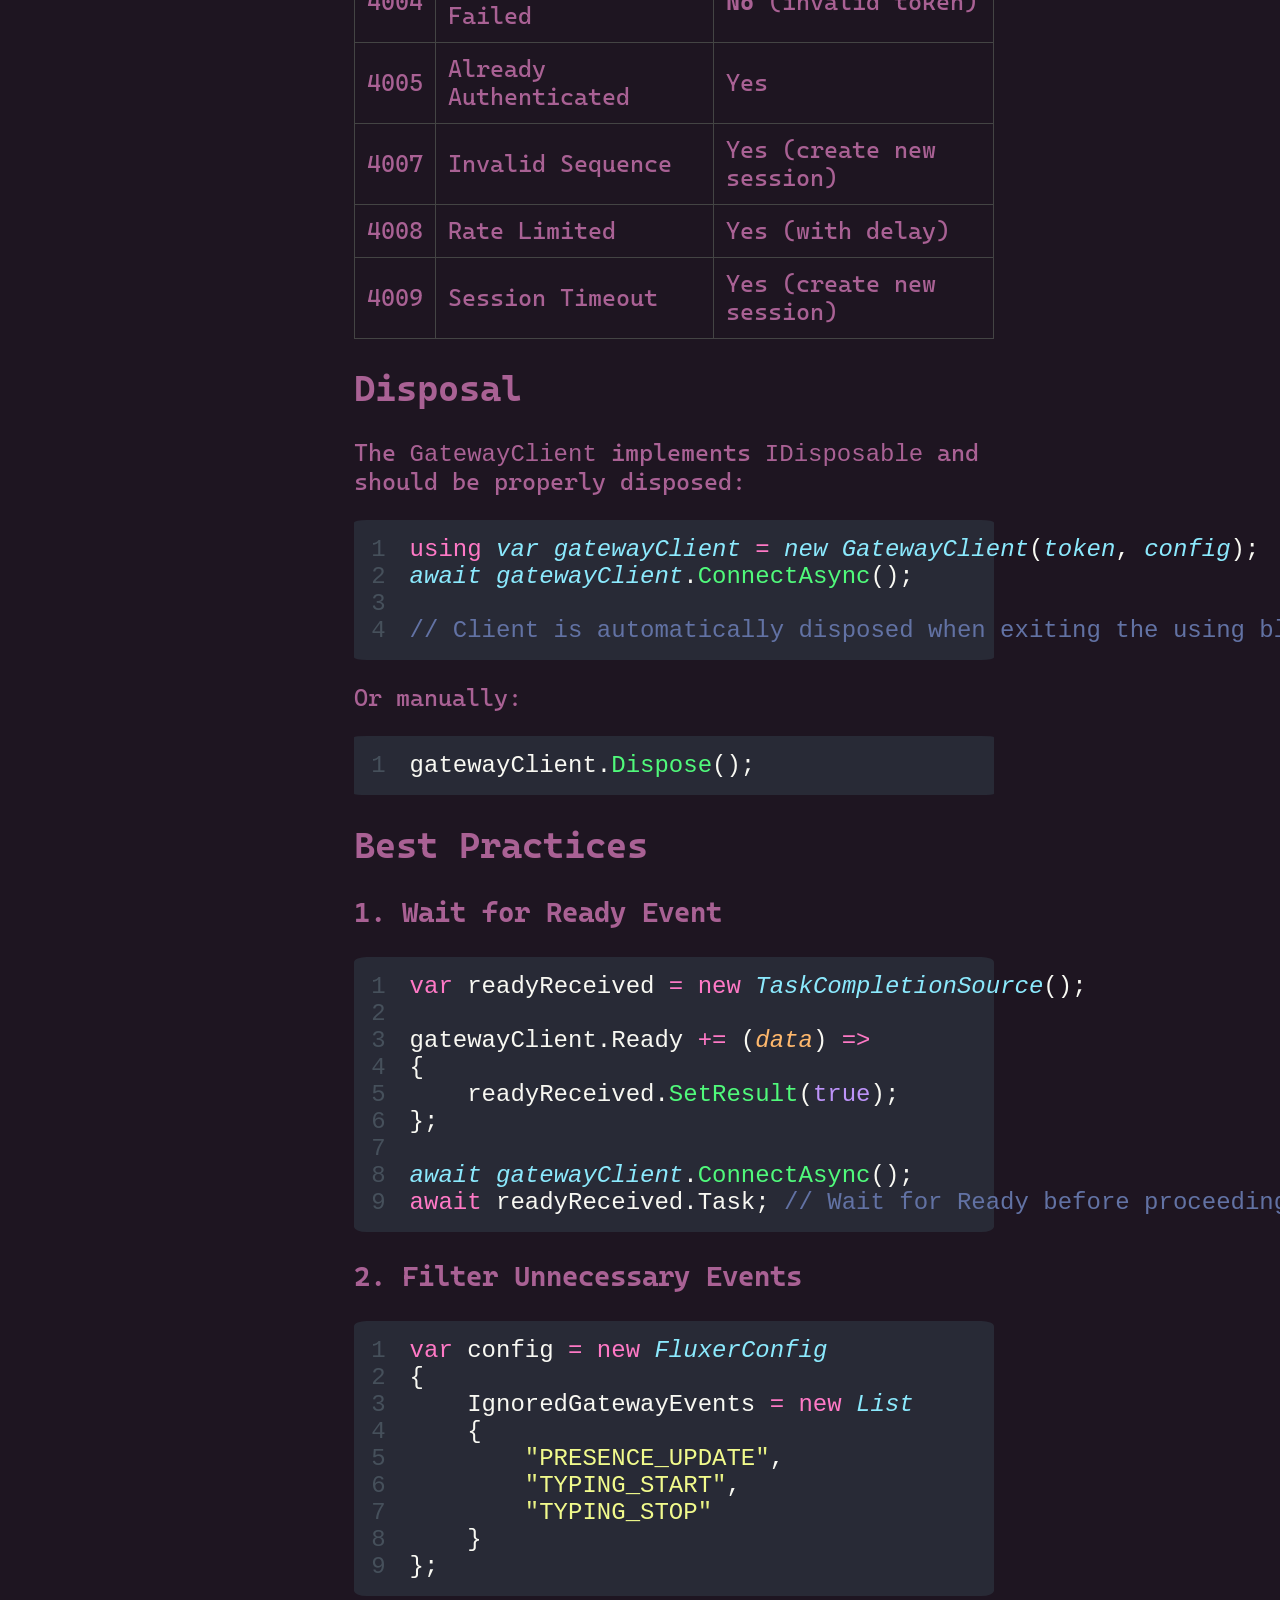
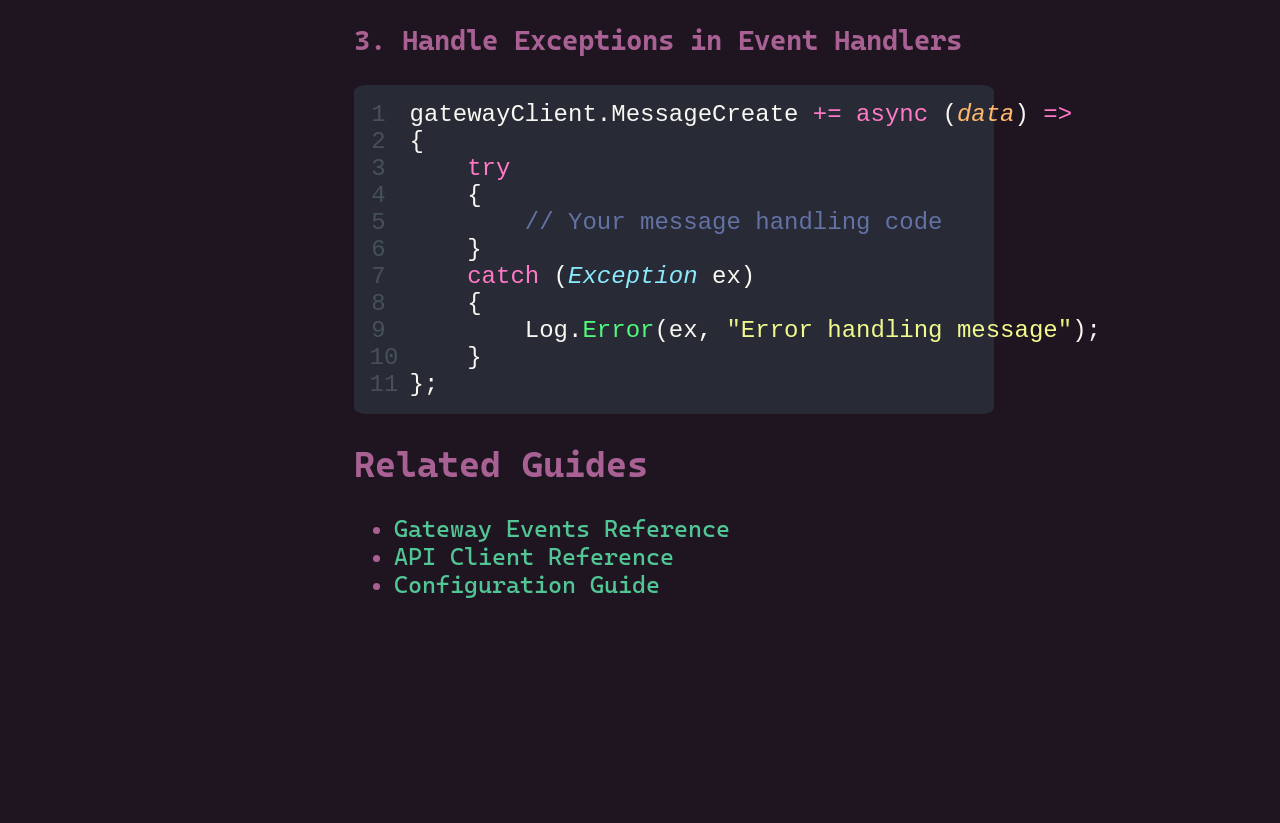
<file: guides/gateway-client.html>
<!DOCTYPE html>
<head>
    <title>Gateway Client Reference - Fluxer.Net Docs</title>
    <meta charset="utf-8" />
    <link rel="preload" as="style" href="/assets/defaults.css" />
    <link rel="stylesheet" href="/assets/defaults.css" />
    <link rel="icon" href="/assets/imgs/nexfinity.png" />
</head>

<body>
    <template id="select">about-header</template>
    <template id="content">
        <h1>Gateway Client Reference</h1>

        <p>The <code>GatewayClient</code> provides real-time event streaming through a WebSocket connection to the Fluxer gateway. It handles bidirectional communication, automatic heartbeats, and reconnection with resume capability.</p>

        <h2>Overview</h2>

        <p>The Gateway Client is responsible for:</p>
        <ul>
            <li>Maintaining a persistent WebSocket connection to Fluxer</li>
            <li>Sending automatic heartbeats to keep the connection alive</li>
            <li>Receiving real-time events (messages, user updates, guild changes, etc.)</li>
            <li>Automatic reconnection with session resuming (no event loss)</li>
            <li>Handling Fluxer gateway opcodes and close codes</li>
        </ul>

        <h2>Initialization</h2>

        <pre><code class="language-cs">using Fluxer.Net;

const string token = "YOUR_TOKEN_HERE";

var config = new FluxerConfig
{
    // Optional configuration
    ReconnectAttemptDelay = 10,
    EnableRateLimiting = true
};

var gatewayClient = new GatewayClient(token, config);</code></pre>

        <h2>Connection</h2>

        <h3>ConnectAsync()</h3>
        <p>Establishes a WebSocket connection to the Fluxer gateway and sends the IDENTIFY packet.</p>

        <pre><code class="language-cs">await gatewayClient.ConnectAsync();</code></pre>

        <p>This method:</p>
        <ol>
            <li>Creates a WebSocket connection to the gateway URL</li>
            <li>Sets up message and reconnection handlers</li>
            <li>Sends an IDENTIFY packet with authentication token and presence</li>
            <li>Waits for HELLO event to begin heartbeat mechanism</li>
        </ol>

        <h2>Gateway Lifecycle Events</h2>

        <h3>Ready Event</h3>
        <p>Fires when the gateway connection is established and initial data is received. Contains session ID, user info, and initial guilds/channels/DMs.</p>

        <pre><code class="language-cs">gatewayClient.Ready += (data) =>
{
    Console.WriteLine($"Bot ready! Logged in as {data.User.Username}");
    Console.WriteLine($"Session ID: {data.SessionId}");
    Console.WriteLine($"Connected to {data.Guilds.Count} guilds");

    // Access initial data
    foreach (var guild in data.Guilds)
    {
        Console.WriteLine($"Guild: {guild.Name} ({guild.Id})");
    }

    // Access user data
    Console.WriteLine($"User ID: {data.User.Id}");
    Console.WriteLine($"Email: {data.User.Email}");
};</code></pre>

        <h3>Resumed Event</h3>
        <p>Fires when a disconnected session is successfully resumed without data loss.</p>

        <pre><code class="language-cs">gatewayClient.Resumed += () =>
{
    Console.WriteLine("Gateway connection resumed successfully!");
};</code></pre>

        <h3>HeartbeatAck Event</h3>
        <p>Fires when the gateway acknowledges a heartbeat packet (used for connection monitoring).</p>

        <pre><code class="language-cs">gatewayClient.HeartbeatAck += () =>
{
    Console.WriteLine("Heartbeat acknowledged");
};</code></pre>

        <h2>Message Events</h2>

        <h3>MessageCreate</h3>
        <p>Fires when a new message is created in any channel the user has access to.</p>

        <pre><code class="language-cs">gatewayClient.MessageCreate += async (data) =>
{
    var message = data.Message;
    Console.WriteLine($"[{message.ChannelId}] {message.Author.Username}: {message.Content}");

    // Check for attachments
    if (message.Attachments?.Count > 0)
    {
        Console.WriteLine($"  {message.Attachments.Count} attachment(s)");
    }

    // Check for embeds
    if (message.Embeds?.Count > 0)
    {
        Console.WriteLine($"  {message.Embeds.Count} embed(s)");
    }

    // Check for mentions
    if (message.Mentions?.Count > 0)
    {
        Console.WriteLine($"  Mentions: {string.Join(", ", message.Mentions.Select(u => u.Username))}");
    }
};</code></pre>

        <h3>MessageUpdate</h3>
        <p>Fires when a message is edited.</p>

        <pre><code class="language-cs">gatewayClient.MessageUpdate += (data) =>
{
    Console.WriteLine($"Message {data.Message.Id} was edited");
    Console.WriteLine($"New content: {data.Message.Content}");
};</code></pre>

        <h3>MessageDelete</h3>
        <p>Fires when a message is deleted.</p>

        <pre><code class="language-cs">gatewayClient.MessageDelete += (data) =>
{
    Console.WriteLine($"Message {data.Id} was deleted from channel {data.ChannelId}");
};</code></pre>

        <h2>Channel Events</h2>

        <pre><code class="language-cs">// Channel created
gatewayClient.ChannelCreate += (data) =>
{
    Console.WriteLine($"Channel created: {data.Channel.Name} ({data.Channel.Id})");
};

// Channel updated
gatewayClient.ChannelUpdate += (data) =>
{
    Console.WriteLine($"Channel updated: {data.Channel.Name}");
};

// Channel deleted
gatewayClient.ChannelDelete += (data) =>
{
    Console.WriteLine($"Channel deleted: {data.Channel.Name}");
};</code></pre>

        <h2>Guild Events</h2>

        <pre><code class="language-cs">// Guild created/became available
gatewayClient.GuildCreate += (data) =>
{
    var guild = data.Guild;
    Console.WriteLine($"Guild: {guild.Name} ({guild.MemberCount} members)");
};

// Guild updated
gatewayClient.GuildUpdate += (data) =>
{
    Console.WriteLine($"Guild updated: {data.Guild.Name}");
};

// Guild deleted/became unavailable
gatewayClient.GuildDelete += (data) =>
{
    Console.WriteLine($"Guild {data.Id} is no longer available");
};</code></pre>

        <h2>Guild Member Events</h2>

        <pre><code class="language-cs">// Member joined
gatewayClient.GuildMemberAdd += (data) =>
{
    Console.WriteLine($"{data.Member.User.Username} joined guild {data.GuildId}");
};

// Member updated
gatewayClient.GuildMemberUpdate += (data) =>
{
    Console.WriteLine($"Member {data.Member.User.Username} updated");
};

// Member left/removed
gatewayClient.GuildMemberRemove += (data) =>
{
    Console.WriteLine($"Member {data.UserId} left guild {data.GuildId}");
};</code></pre>

        <h2>Presence Events</h2>

        <pre><code class="language-cs">gatewayClient.PresenceUpdate += (data) =>
{
    Console.WriteLine($"{data.User.Username} is now {data.Status}");
    Console.WriteLine($"  Client Status: {data.ClientStatus}");
};</code></pre>

        <h2>Typing Events</h2>

        <pre><code class="language-cs">gatewayClient.TypingStart += (data) =>
{
    Console.WriteLine($"{data.UserId} started typing in {data.ChannelId}");
};

gatewayClient.TypingStop += (data) =>
{
    Console.WriteLine($"{data.UserId} stopped typing");
};</code></pre>

        <h2>Reaction Events</h2>

        <pre><code class="language-cs">gatewayClient.MessageReactionAdd += (data) =>
{
    Console.WriteLine($"Reaction added: {data.Emoji.Name} by {data.UserId}");
};

gatewayClient.MessageReactionRemove += (data) =>
{
    Console.WriteLine($"Reaction removed: {data.Emoji.Name}");
};</code></pre>

        <h2>Sending Gateway Packets</h2>

        <h3>SetStatus(Status)</h3>
        <p>Updates the current user's presence status on the gateway.</p>

        <pre><code class="language-cs">using Fluxer.Net.Data.Enums;

// Set status to Do Not Disturb
gatewayClient.SetStatus(Status.DoNotDisturb);

// Other statuses
gatewayClient.SetStatus(Status.Online);
gatewayClient.SetStatus(Status.Idle);
gatewayClient.SetStatus(Status.Invisible);</code></pre>

        <h3>SendGatewayPacket&lt;T&gt;(T Data)</h3>
        <p>Sends a custom gateway packet to the Fluxer WebSocket server. Advanced users only.</p>

        <pre><code class="language-cs">var customPacket = new GatewayPacket
{
    OpCode = FluxerOpCode.PresenceUpdate,
    Data = new PresenceUpdateGatewayData(Status.Online)
};

gatewayClient.SendGatewayPacket(customPacket);</code></pre>

        <h2>Connection Management</h2>

        <h3>Automatic Reconnection</h3>
        <p>The Gateway Client automatically reconnects when the connection is lost and attempts to resume the session to prevent event loss.</p>

        <h3>Session Resuming</h3>
        <p>When reconnecting, the client sends a RESUME packet with:</p>
        <ul>
            <li><strong>Session ID:</strong> Received from the READY event</li>
            <li><strong>Sequence Number:</strong> The last event sequence number received</li>
            <li><strong>Token:</strong> Your authentication token</li>
        </ul>

        <p>If the session can be resumed, you'll receive a RESUMED event. Otherwise, a new READY event is sent.</p>

        <h3>Gateway Close Codes</h3>
        <p>The Gateway Client handles Fluxer-specific close codes appropriately:</p>

        <table>
            <tr>
                <th>Code</th>
                <th>Name</th>
                <th>Reconnect?</th>
            </tr>
            <tr>
                <td>4000</td>
                <td>Unknown Error</td>
                <td>Yes</td>
            </tr>
            <tr>
                <td>4001</td>
                <td>Unknown Opcode</td>
                <td>Yes (client bug)</td>
            </tr>
            <tr>
                <td>4002</td>
                <td>Decode Error</td>
                <td>Yes (client bug)</td>
            </tr>
            <tr>
                <td>4003</td>
                <td>Not Authenticated</td>
                <td>Yes</td>
            </tr>
            <tr>
                <td>4004</td>
                <td>Authentication Failed</td>
                <td><strong>No</strong> (invalid token)</td>
            </tr>
            <tr>
                <td>4005</td>
                <td>Already Authenticated</td>
                <td>Yes</td>
            </tr>
            <tr>
                <td>4007</td>
                <td>Invalid Sequence</td>
                <td>Yes (create new session)</td>
            </tr>
            <tr>
                <td>4008</td>
                <td>Rate Limited</td>
                <td>Yes (with delay)</td>
            </tr>
            <tr>
                <td>4009</td>
                <td>Session Timeout</td>
                <td>Yes (create new session)</td>
            </tr>
        </table>

        <h2>Disposal</h2>

        <p>The <code>GatewayClient</code> implements <code>IDisposable</code> and should be properly disposed:</p>

        <pre><code class="language-cs">using var gatewayClient = new GatewayClient(token, config);
await gatewayClient.ConnectAsync();

// Client is automatically disposed when exiting the using block</code></pre>

        <p>Or manually:</p>

        <pre><code class="language-cs">gatewayClient.Dispose();</code></pre>

        <h2>Best Practices</h2>

        <h3>1. Wait for Ready Event</h3>
        <pre><code class="language-cs">var readyReceived = new TaskCompletionSource<bool>();

gatewayClient.Ready += (data) =>
{
    readyReceived.SetResult(true);
};

await gatewayClient.ConnectAsync();
await readyReceived.Task; // Wait for Ready before proceeding</code></pre>

        <h3>2. Filter Unnecessary Events</h3>
        <pre><code class="language-cs">var config = new FluxerConfig
{
    IgnoredGatewayEvents = new List<string>
    {
        "PRESENCE_UPDATE",
        "TYPING_START",
        "TYPING_STOP"
    }
};</code></pre>

        <h3>3. Handle Exceptions in Event Handlers</h3>
        <pre><code class="language-cs">gatewayClient.MessageCreate += async (data) =>
{
    try
    {
        // Your message handling code
    }
    catch (Exception ex)
    {
        Log.Error(ex, "Error handling message");
    }
};</code></pre>

        <h2>Related Guides</h2>
        <ul>
            <li><a href="/guides/events.html">Gateway Events Reference</a></li>
            <li><a href="/guides/api-client.html">API Client Reference</a></li>
            <li><a href="/guides/configuration.html">Configuration Guide</a></li>
        </ul>
    </template>
    <script src="/assets/scripts/loader.js"></script>

    <script src="/assets/ext/shikijs/dist/index.unpkg.iife.js"></script>
    <script>
        shiki.setCDN("/assets/ext/shikijs");

        shiki.loadTheme('themes/dracula.json').then(theme =>
            shiki.getHighlighter({theme: theme, langs: ['cs']}).then(hl => {
                document.querySelectorAll('pre code').forEach(block => {
                    const lang = block.className.replace('language-', '');
                    const highlighted = hl.codeToHtml(block.textContent, { lang: lang });
                    block.parentElement.outerHTML = highlighted;
                });
            })
        );
    </script>

    <style>
        table {
            width: 100%;
            border-collapse: collapse;
            margin: 1em 0;
        }
        th, td {
            padding: 0.5em;
            border: 1px solid #444;
            text-align: left;
        }
        th {
            background-color: #2c2c2c;
            font-weight: bold;
        }
    </style>
</body>
</file>
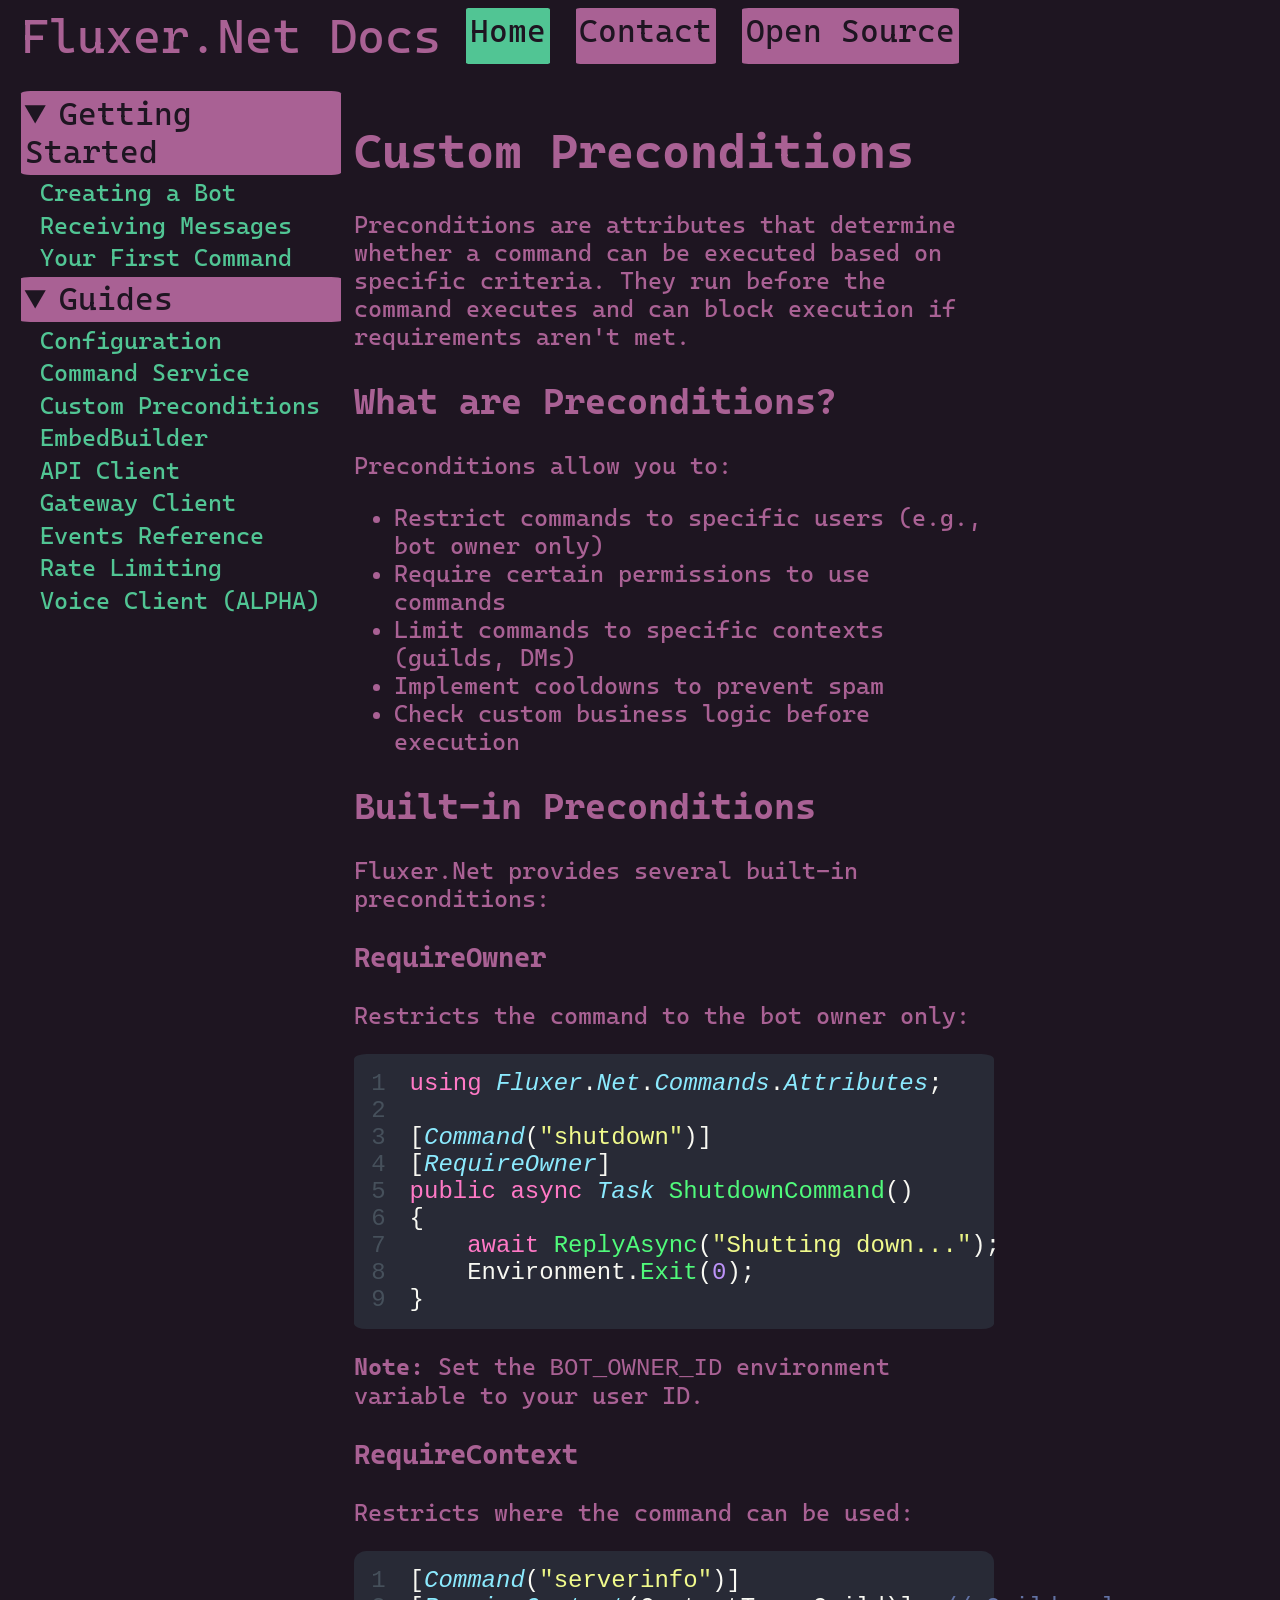
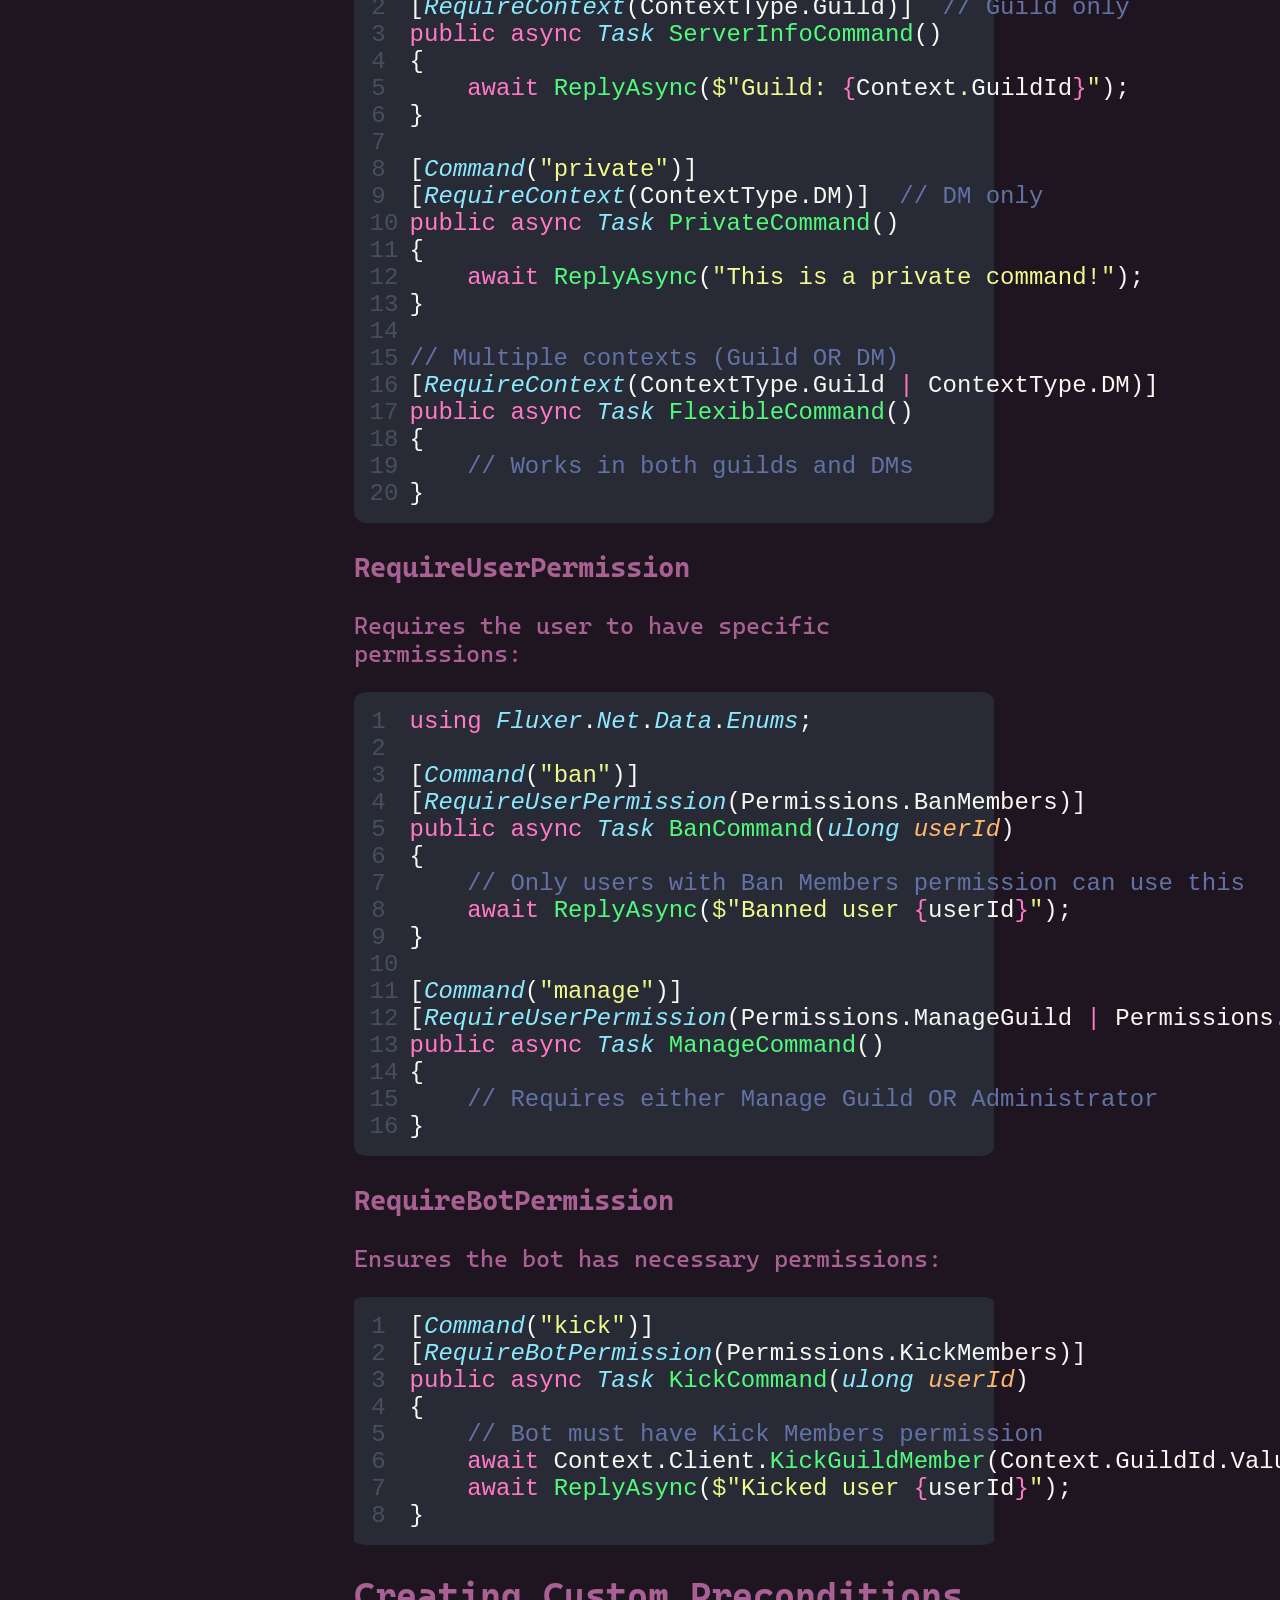
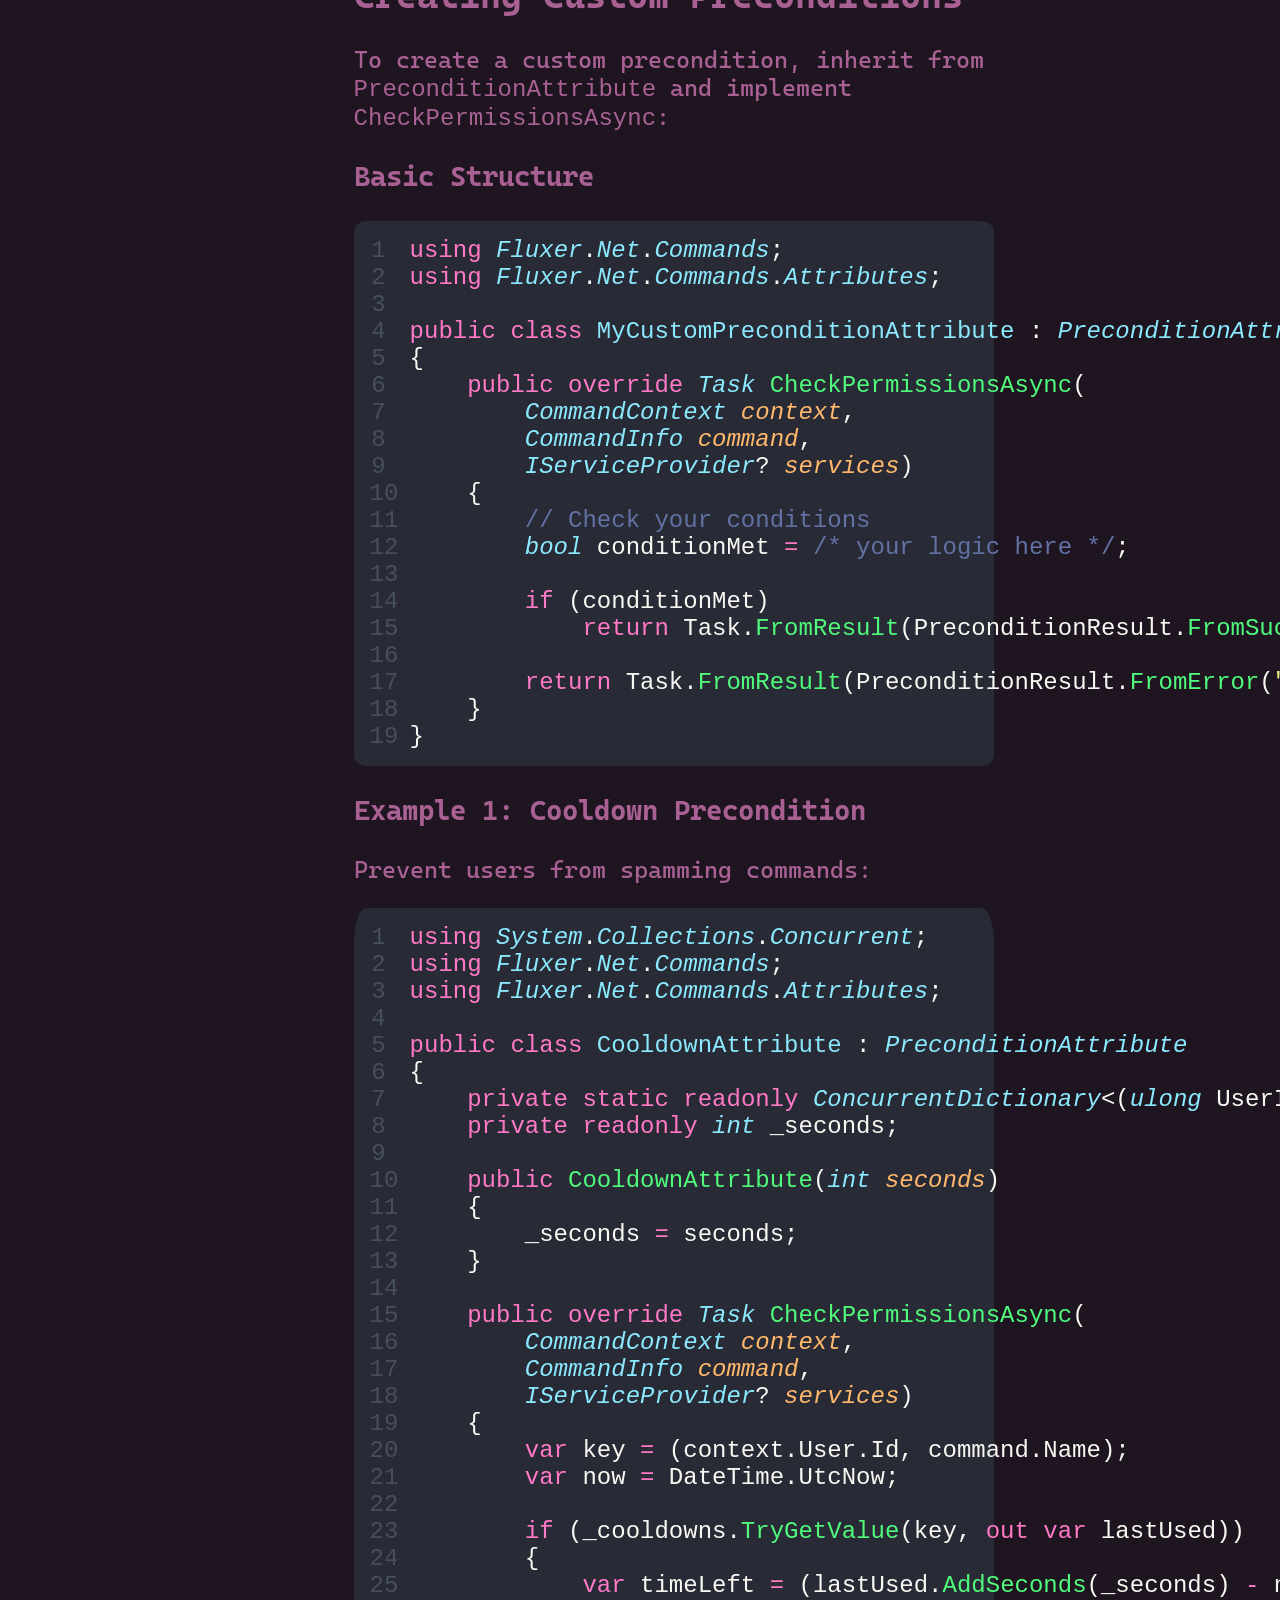
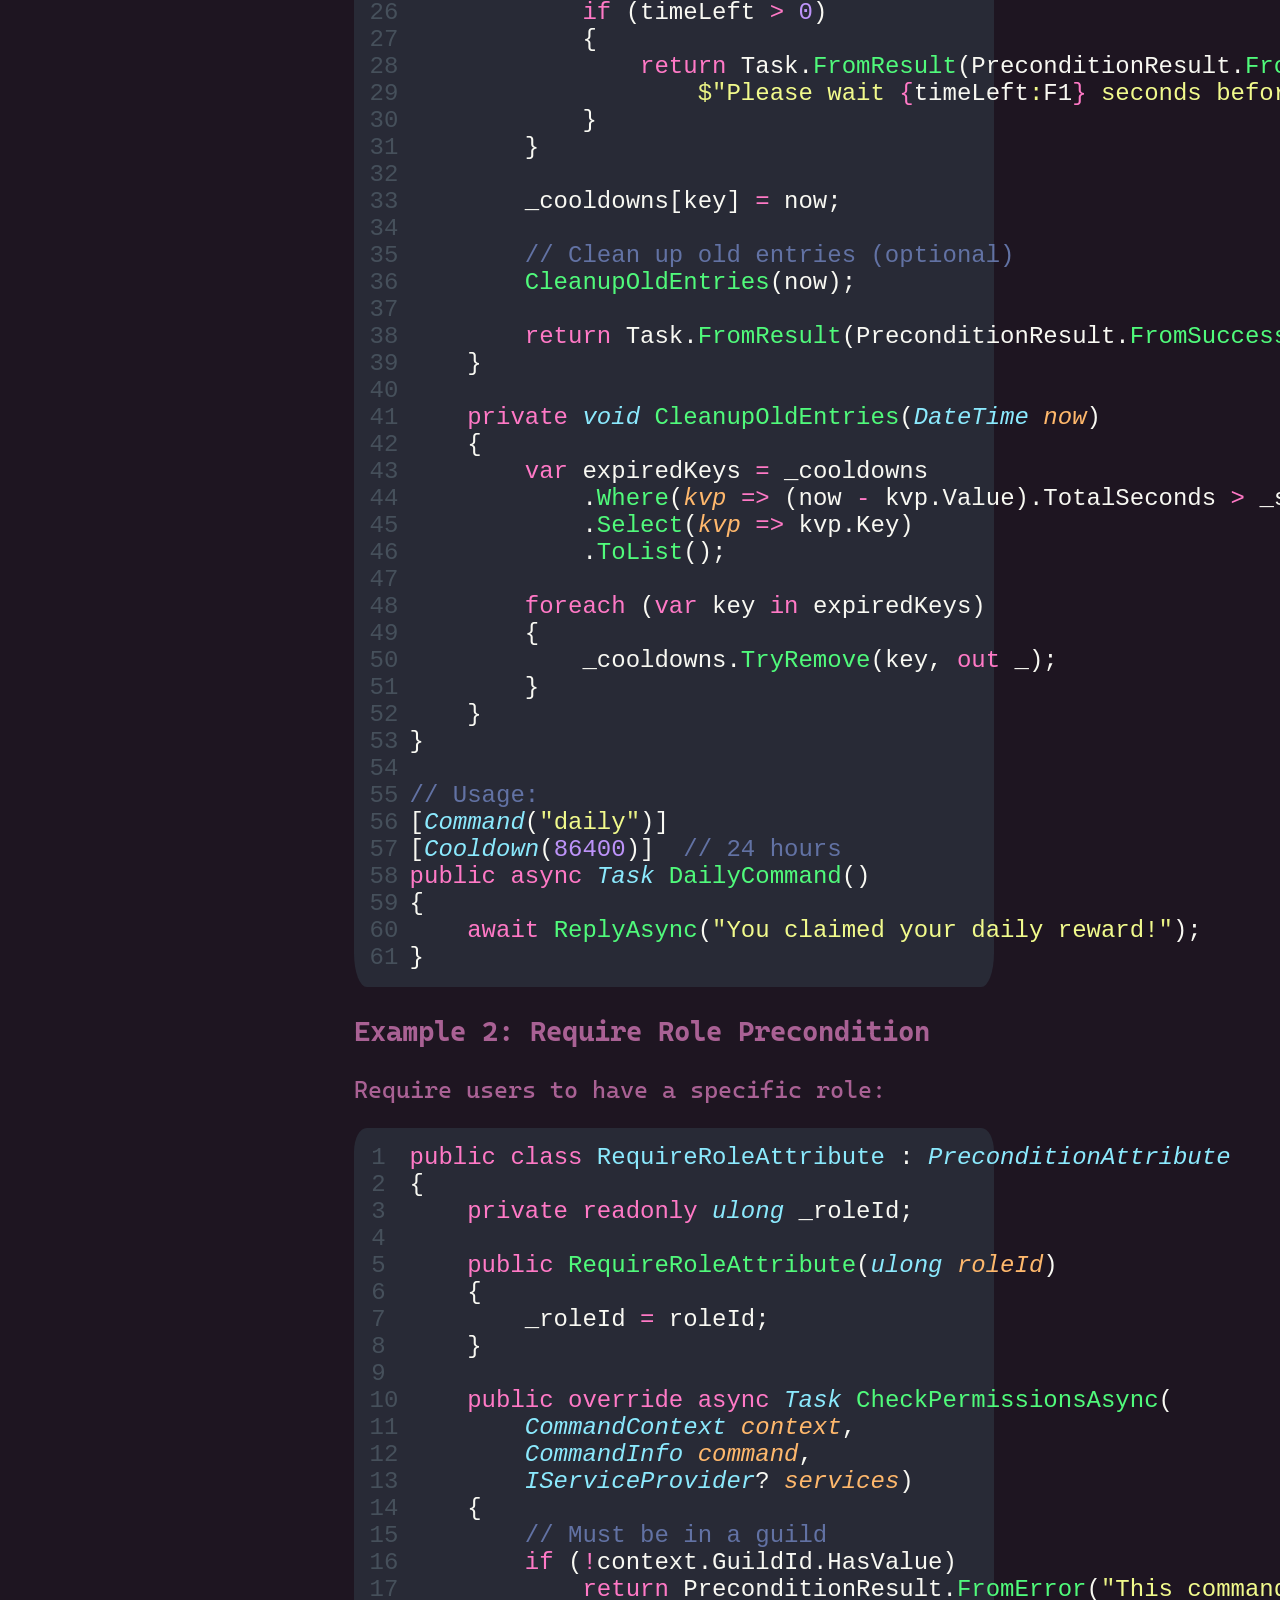
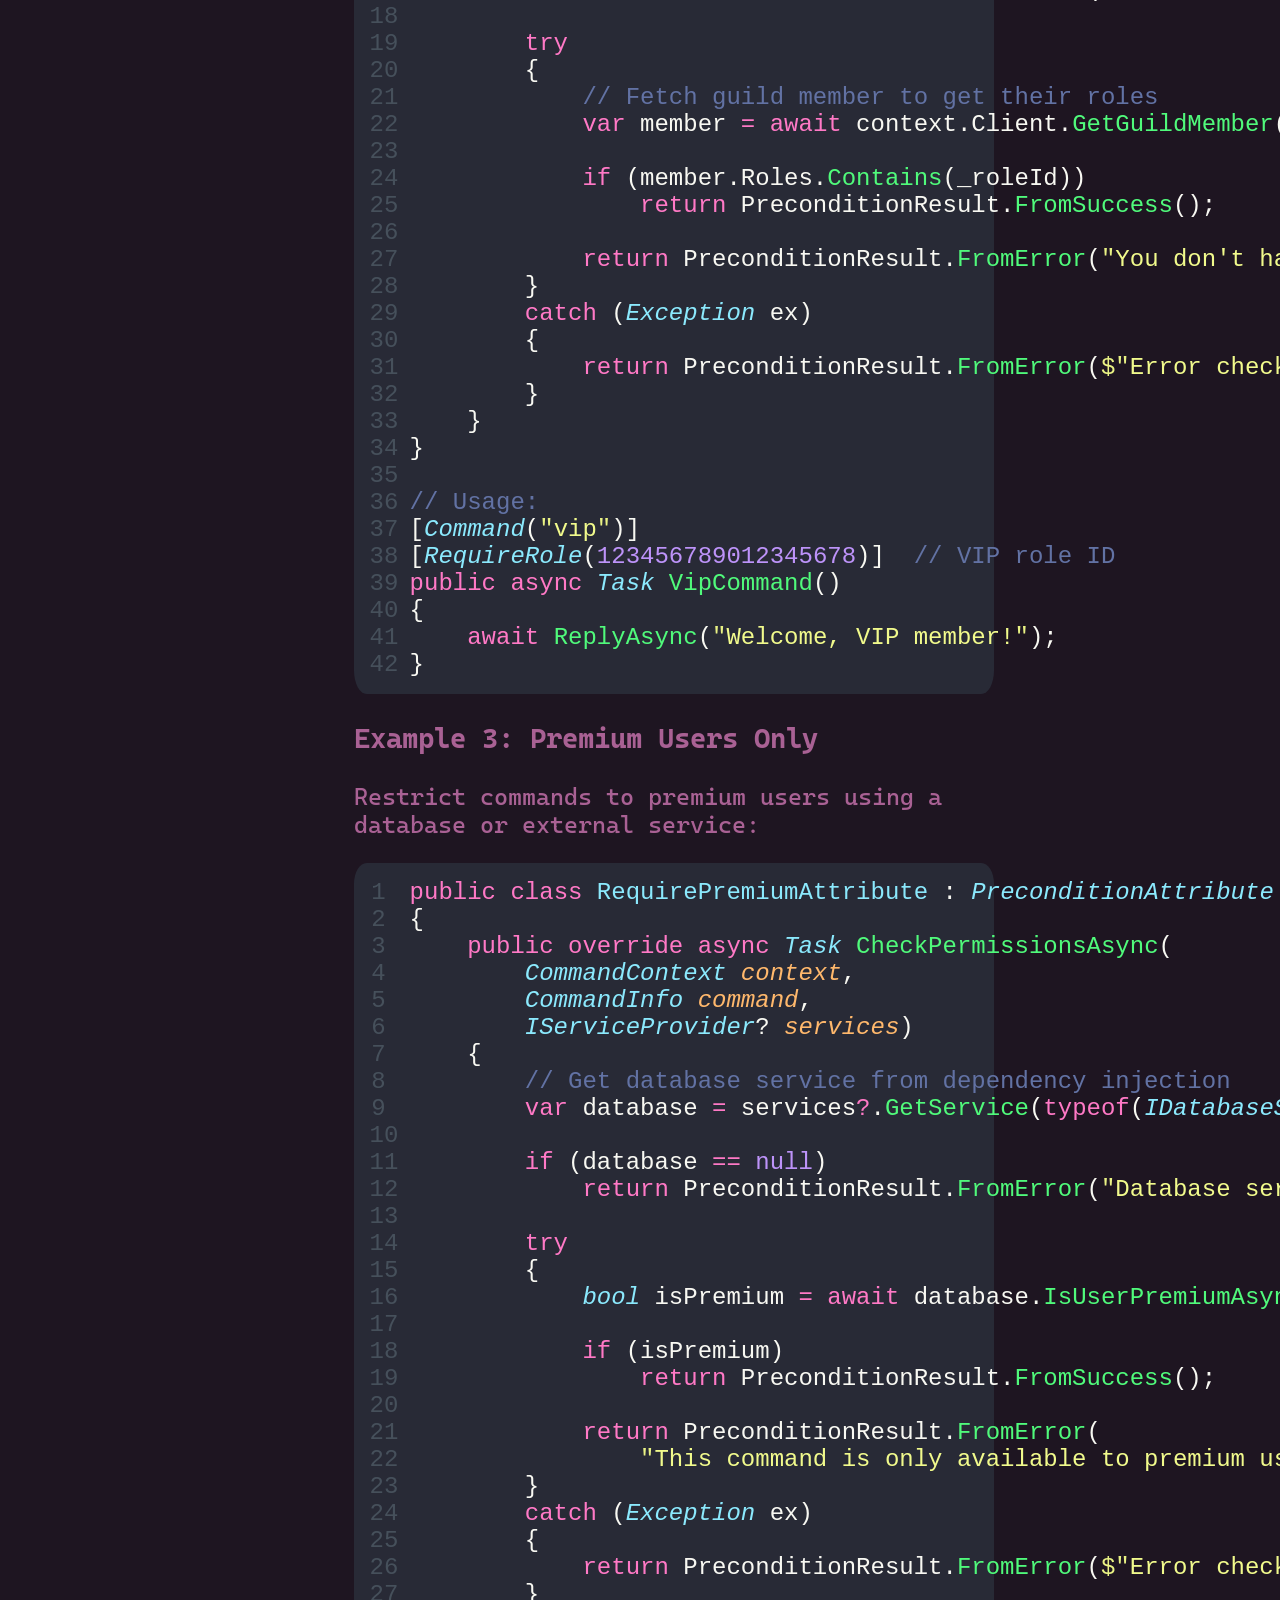
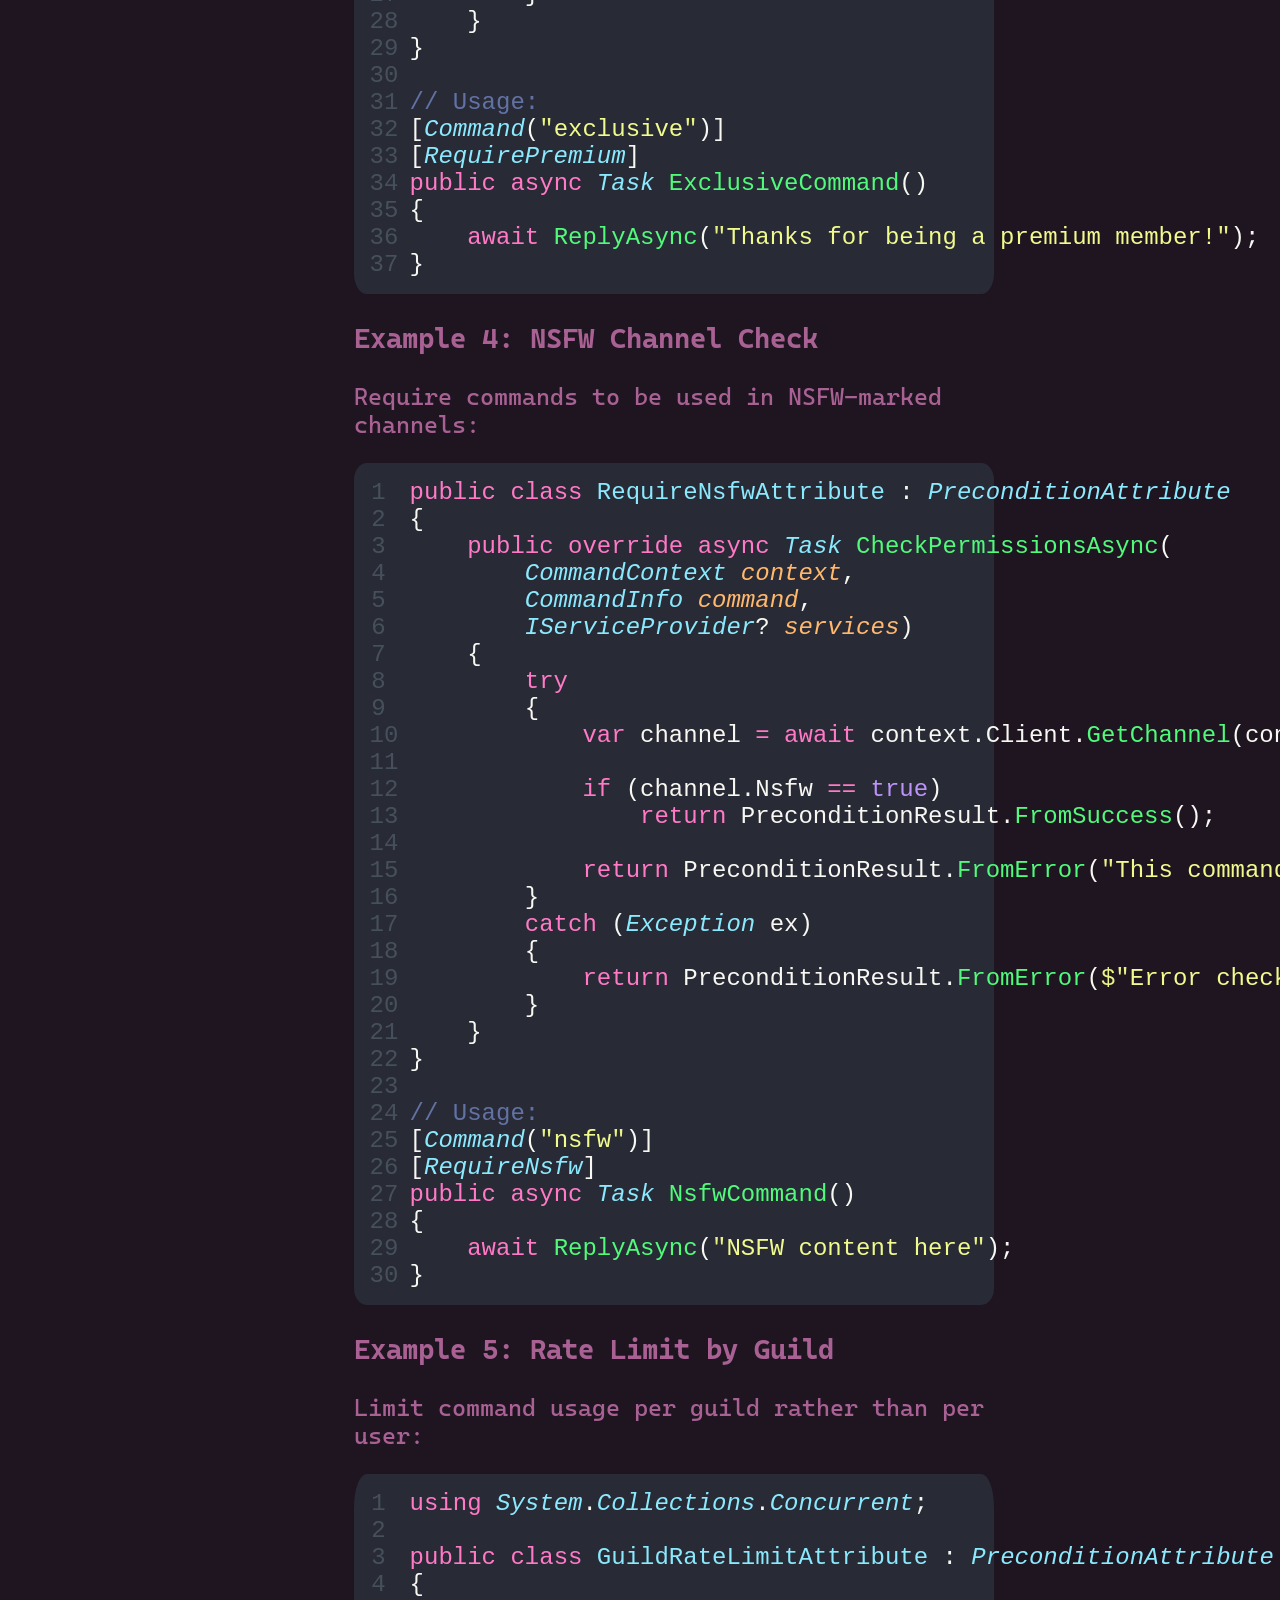
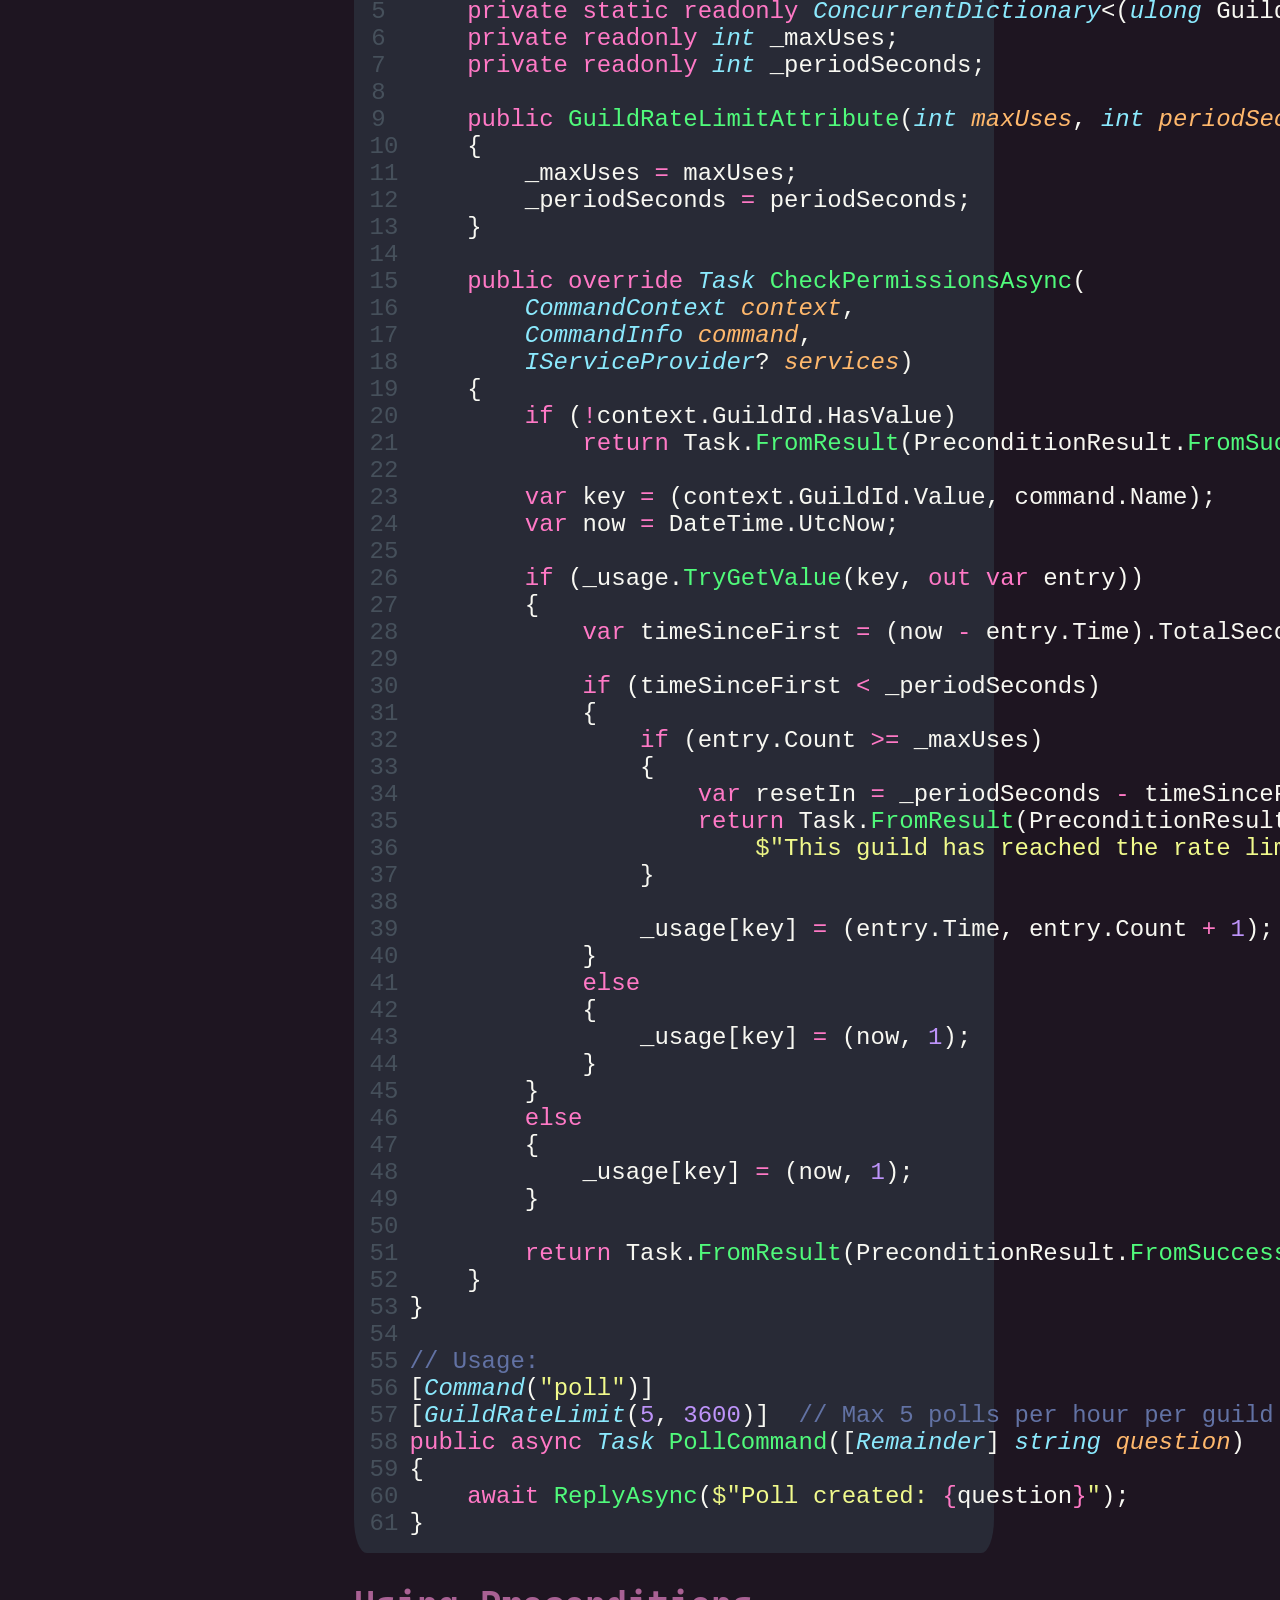
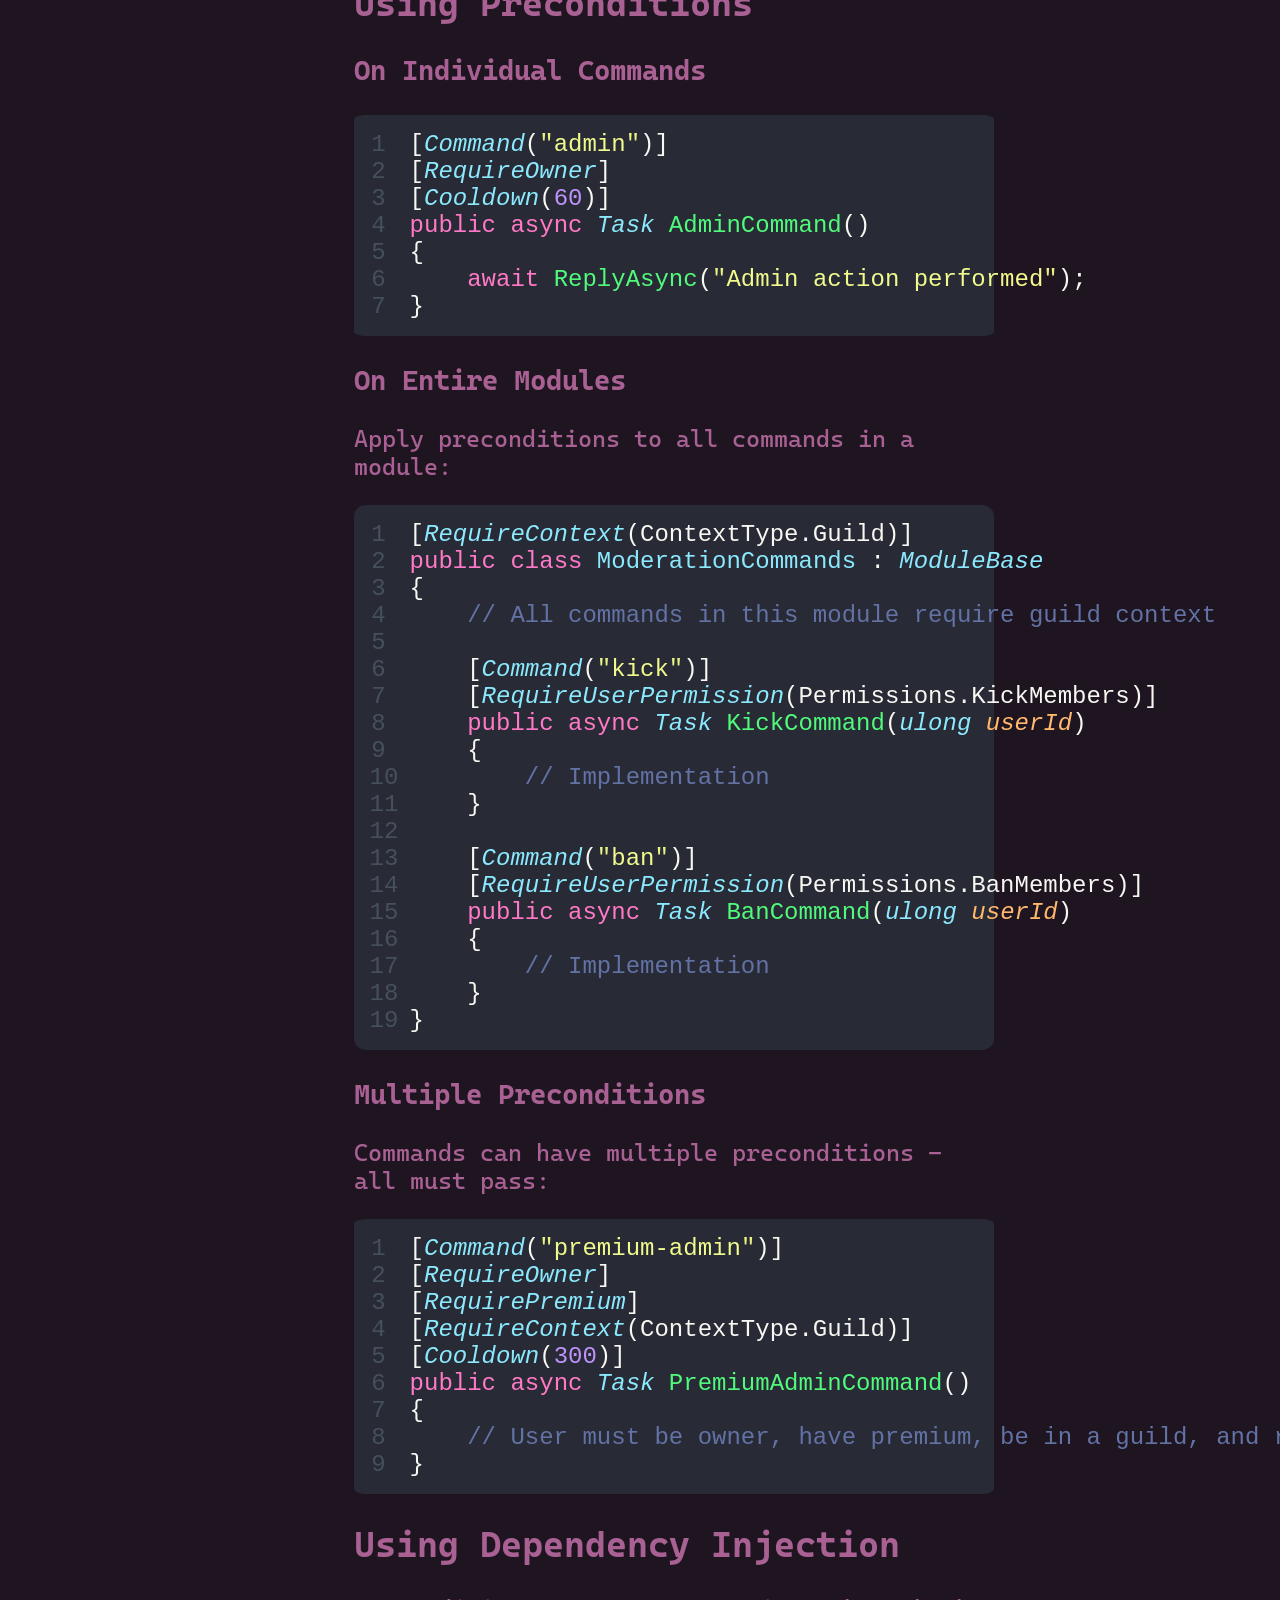
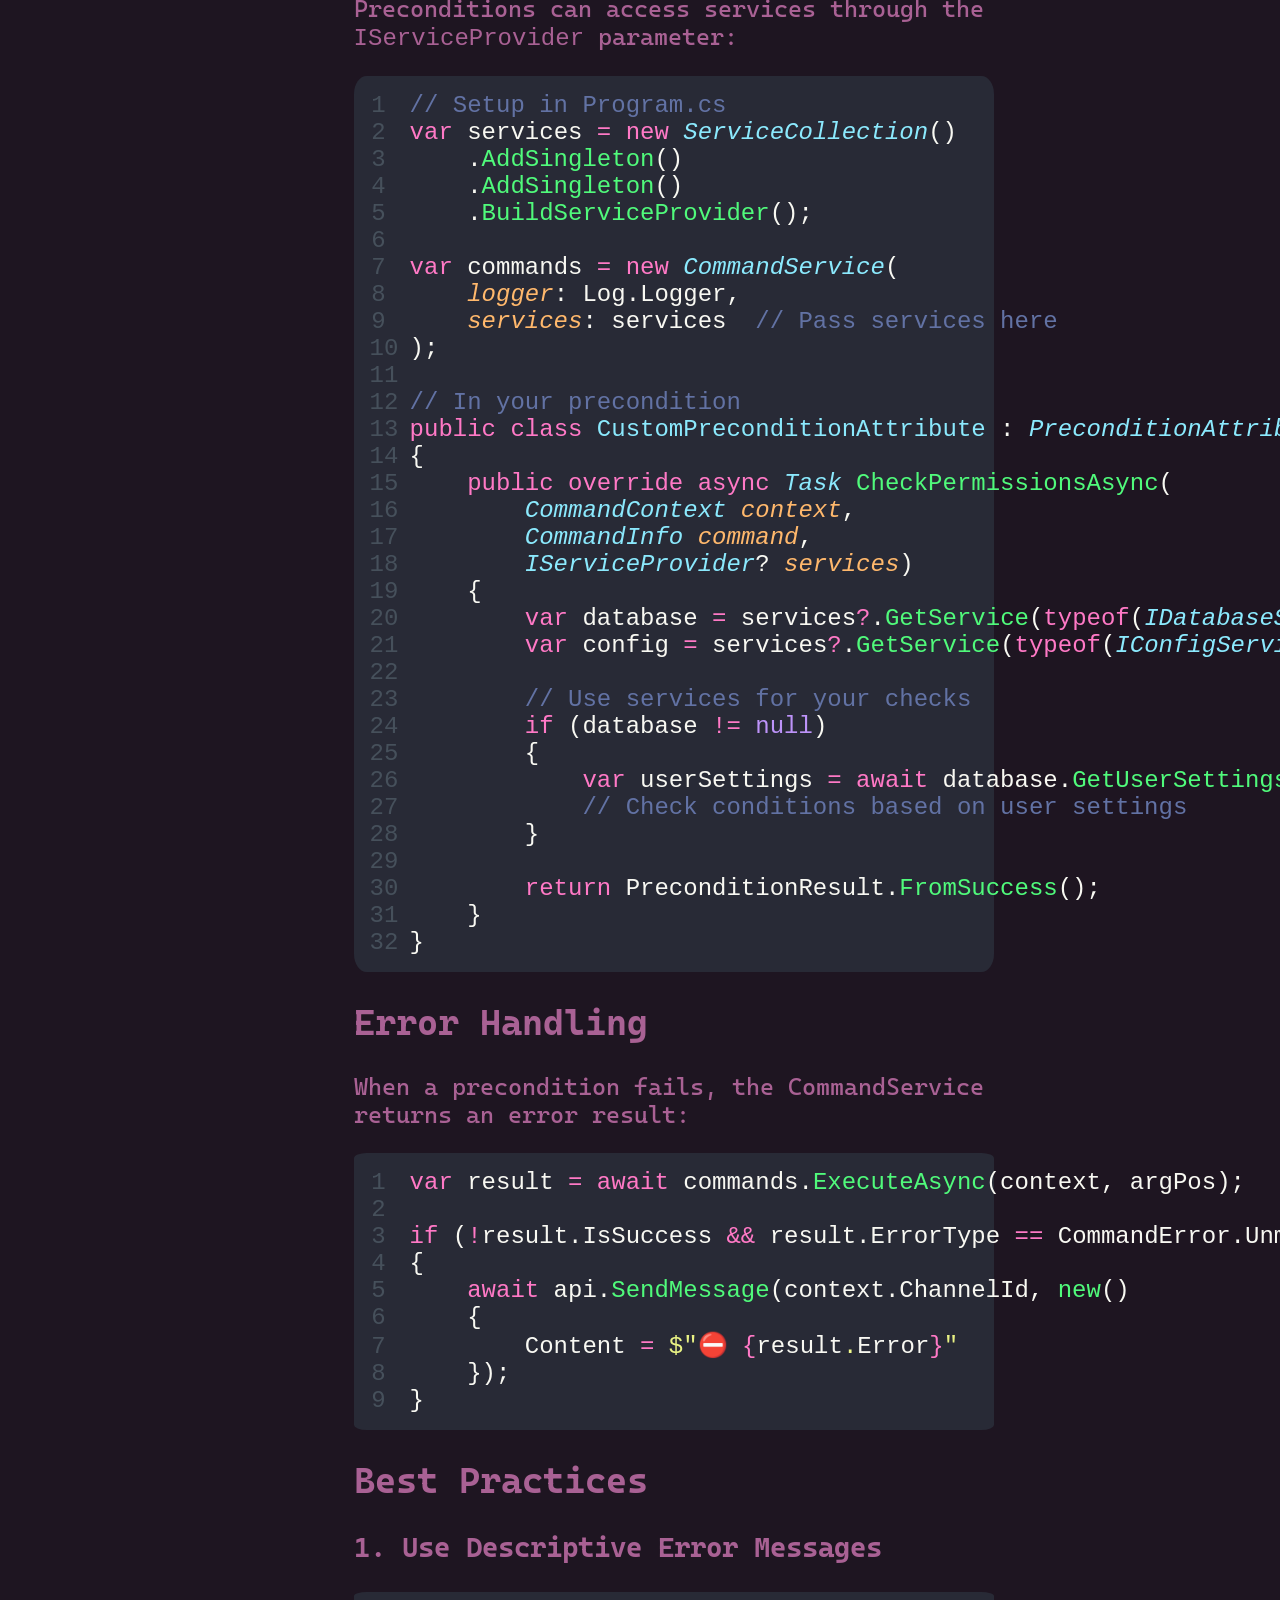
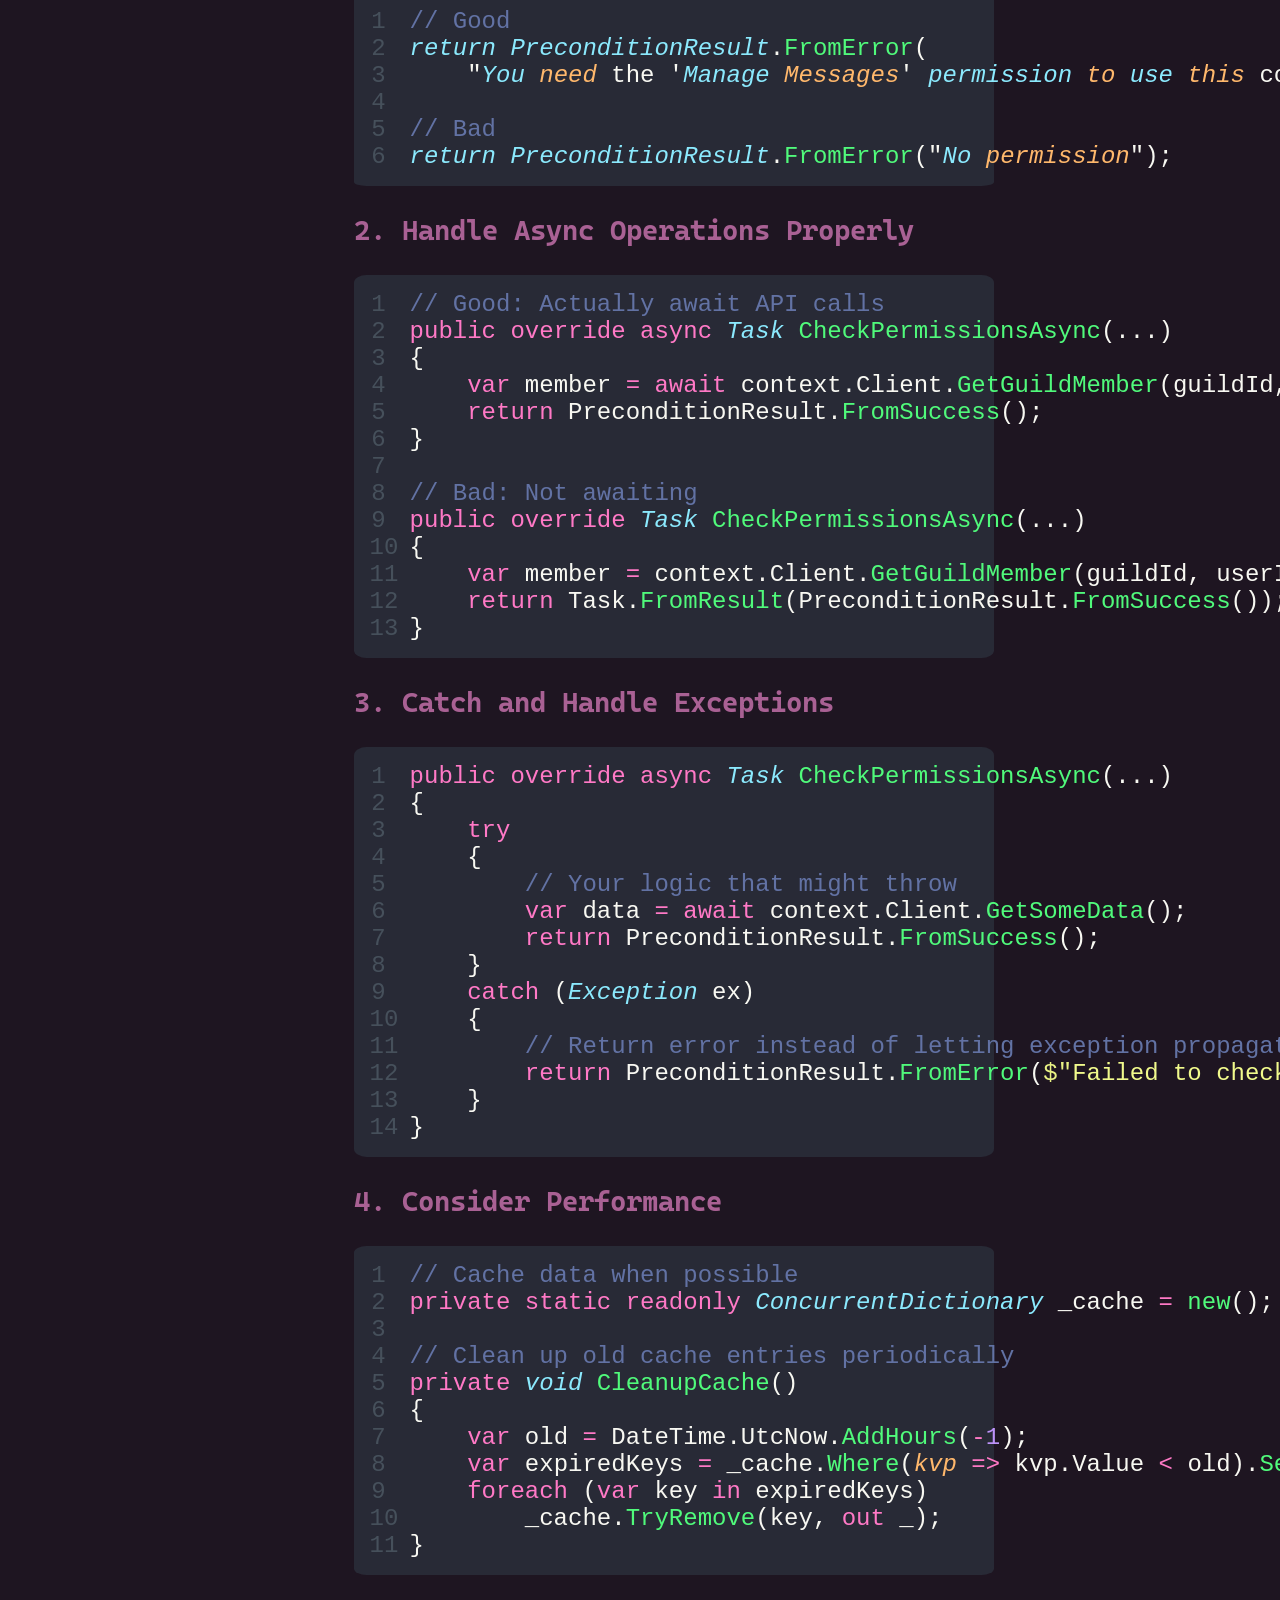
<file: guides/preconditions.html>
<!DOCTYPE html>
<head>
    <title>Custom Preconditions - Fluxer.Net Docs</title>
    <meta charset="utf-8" />
    <link rel="preload" as="style" href="/assets/defaults.css" />
    <link rel="stylesheet" href="/assets/defaults.css" />
    <link rel="icon" href="/assets/imgs/nexfinity.png" />
</head>

<body>
    <template id="select">about-header</template>
    <template id="content">
        <h1>Custom Preconditions</h1>

        <p>Preconditions are attributes that determine whether a command can be executed based on specific criteria. They run before the command executes and can block execution if requirements aren't met.</p>

        <h2>What are Preconditions?</h2>

        <p>Preconditions allow you to:</p>
        <ul>
            <li>Restrict commands to specific users (e.g., bot owner only)</li>
            <li>Require certain permissions to use commands</li>
            <li>Limit commands to specific contexts (guilds, DMs)</li>
            <li>Implement cooldowns to prevent spam</li>
            <li>Check custom business logic before execution</li>
        </ul>

        <h2>Built-in Preconditions</h2>

        <p>Fluxer.Net provides several built-in preconditions:</p>

        <h3>RequireOwner</h3>
        <p>Restricts the command to the bot owner only:</p>
        <pre><code class="language-cs">using Fluxer.Net.Commands.Attributes;

[Command("shutdown")]
[RequireOwner]
public async Task ShutdownCommand()
{
    await ReplyAsync("Shutting down...");
    Environment.Exit(0);
}</code></pre>

        <p><strong>Note:</strong> Set the <code>BOT_OWNER_ID</code> environment variable to your user ID.</p>

        <h3>RequireContext</h3>
        <p>Restricts where the command can be used:</p>
        <pre><code class="language-cs">[Command("serverinfo")]
[RequireContext(ContextType.Guild)]  // Guild only
public async Task ServerInfoCommand()
{
    await ReplyAsync($"Guild: {Context.GuildId}");
}

[Command("private")]
[RequireContext(ContextType.DM)]  // DM only
public async Task PrivateCommand()
{
    await ReplyAsync("This is a private command!");
}

// Multiple contexts (Guild OR DM)
[RequireContext(ContextType.Guild | ContextType.DM)]
public async Task FlexibleCommand()
{
    // Works in both guilds and DMs
}</code></pre>

        <h3>RequireUserPermission</h3>
        <p>Requires the user to have specific permissions:</p>
        <pre><code class="language-cs">using Fluxer.Net.Data.Enums;

[Command("ban")]
[RequireUserPermission(Permissions.BanMembers)]
public async Task BanCommand(ulong userId)
{
    // Only users with Ban Members permission can use this
    await ReplyAsync($"Banned user {userId}");
}

[Command("manage")]
[RequireUserPermission(Permissions.ManageGuild | Permissions.Administrator)]
public async Task ManageCommand()
{
    // Requires either Manage Guild OR Administrator
}</code></pre>

        <h3>RequireBotPermission</h3>
        <p>Ensures the bot has necessary permissions:</p>
        <pre><code class="language-cs">[Command("kick")]
[RequireBotPermission(Permissions.KickMembers)]
public async Task KickCommand(ulong userId)
{
    // Bot must have Kick Members permission
    await Context.Client.KickGuildMember(Context.GuildId.Value, userId);
    await ReplyAsync($"Kicked user {userId}");
}</code></pre>

        <h2>Creating Custom Preconditions</h2>

        <p>To create a custom precondition, inherit from <code>PreconditionAttribute</code> and implement <code>CheckPermissionsAsync</code>:</p>

        <h3>Basic Structure</h3>
        <pre><code class="language-cs">using Fluxer.Net.Commands;
using Fluxer.Net.Commands.Attributes;

public class MyCustomPreconditionAttribute : PreconditionAttribute
{
    public override Task<PreconditionResult> CheckPermissionsAsync(
        CommandContext context,
        CommandInfo command,
        IServiceProvider? services)
    {
        // Check your conditions
        bool conditionMet = /* your logic here */;

        if (conditionMet)
            return Task.FromResult(PreconditionResult.FromSuccess());

        return Task.FromResult(PreconditionResult.FromError("Condition not met!"));
    }
}</code></pre>

        <h3>Example 1: Cooldown Precondition</h3>
        <p>Prevent users from spamming commands:</p>

        <pre><code class="language-cs">using System.Collections.Concurrent;
using Fluxer.Net.Commands;
using Fluxer.Net.Commands.Attributes;

public class CooldownAttribute : PreconditionAttribute
{
    private static readonly ConcurrentDictionary<(ulong UserId, string Command), DateTime> _cooldowns = new();
    private readonly int _seconds;

    public CooldownAttribute(int seconds)
    {
        _seconds = seconds;
    }

    public override Task<PreconditionResult> CheckPermissionsAsync(
        CommandContext context,
        CommandInfo command,
        IServiceProvider? services)
    {
        var key = (context.User.Id, command.Name);
        var now = DateTime.UtcNow;

        if (_cooldowns.TryGetValue(key, out var lastUsed))
        {
            var timeLeft = (lastUsed.AddSeconds(_seconds) - now).TotalSeconds;
            if (timeLeft > 0)
            {
                return Task.FromResult(PreconditionResult.FromError(
                    $"Please wait {timeLeft:F1} seconds before using this command again."));
            }
        }

        _cooldowns[key] = now;

        // Clean up old entries (optional)
        CleanupOldEntries(now);

        return Task.FromResult(PreconditionResult.FromSuccess());
    }

    private void CleanupOldEntries(DateTime now)
    {
        var expiredKeys = _cooldowns
            .Where(kvp => (now - kvp.Value).TotalSeconds > _seconds)
            .Select(kvp => kvp.Key)
            .ToList();

        foreach (var key in expiredKeys)
        {
            _cooldowns.TryRemove(key, out _);
        }
    }
}

// Usage:
[Command("daily")]
[Cooldown(86400)]  // 24 hours
public async Task DailyCommand()
{
    await ReplyAsync("You claimed your daily reward!");
}</code></pre>

        <h3>Example 2: Require Role Precondition</h3>
        <p>Require users to have a specific role:</p>

        <pre><code class="language-cs">public class RequireRoleAttribute : PreconditionAttribute
{
    private readonly ulong _roleId;

    public RequireRoleAttribute(ulong roleId)
    {
        _roleId = roleId;
    }

    public override async Task<PreconditionResult> CheckPermissionsAsync(
        CommandContext context,
        CommandInfo command,
        IServiceProvider? services)
    {
        // Must be in a guild
        if (!context.GuildId.HasValue)
            return PreconditionResult.FromError("This command must be used in a guild.");

        try
        {
            // Fetch guild member to get their roles
            var member = await context.Client.GetGuildMember(context.GuildId.Value, context.User.Id);

            if (member.Roles.Contains(_roleId))
                return PreconditionResult.FromSuccess();

            return PreconditionResult.FromError("You don't have the required role to use this command.");
        }
        catch (Exception ex)
        {
            return PreconditionResult.FromError($"Error checking roles: {ex.Message}");
        }
    }
}

// Usage:
[Command("vip")]
[RequireRole(123456789012345678)]  // VIP role ID
public async Task VipCommand()
{
    await ReplyAsync("Welcome, VIP member!");
}</code></pre>

        <h3>Example 3: Premium Users Only</h3>
        <p>Restrict commands to premium users using a database or external service:</p>

        <pre><code class="language-cs">public class RequirePremiumAttribute : PreconditionAttribute
{
    public override async Task<PreconditionResult> CheckPermissionsAsync(
        CommandContext context,
        CommandInfo command,
        IServiceProvider? services)
    {
        // Get database service from dependency injection
        var database = services?.GetService(typeof(IDatabaseService)) as IDatabaseService;

        if (database == null)
            return PreconditionResult.FromError("Database service not available.");

        try
        {
            bool isPremium = await database.IsUserPremiumAsync(context.User.Id);

            if (isPremium)
                return PreconditionResult.FromSuccess();

            return PreconditionResult.FromError(
                "This command is only available to premium users. Use `/premium` to subscribe!");
        }
        catch (Exception ex)
        {
            return PreconditionResult.FromError($"Error checking premium status: {ex.Message}");
        }
    }
}

// Usage:
[Command("exclusive")]
[RequirePremium]
public async Task ExclusiveCommand()
{
    await ReplyAsync("Thanks for being a premium member!");
}</code></pre>

        <h3>Example 4: NSFW Channel Check</h3>
        <p>Require commands to be used in NSFW-marked channels:</p>

        <pre><code class="language-cs">public class RequireNsfwAttribute : PreconditionAttribute
{
    public override async Task<PreconditionResult> CheckPermissionsAsync(
        CommandContext context,
        CommandInfo command,
        IServiceProvider? services)
    {
        try
        {
            var channel = await context.Client.GetChannel(context.ChannelId);

            if (channel.Nsfw == true)
                return PreconditionResult.FromSuccess();

            return PreconditionResult.FromError("This command can only be used in NSFW channels.");
        }
        catch (Exception ex)
        {
            return PreconditionResult.FromError($"Error checking channel: {ex.Message}");
        }
    }
}

// Usage:
[Command("nsfw")]
[RequireNsfw]
public async Task NsfwCommand()
{
    await ReplyAsync("NSFW content here");
}</code></pre>

        <h3>Example 5: Rate Limit by Guild</h3>
        <p>Limit command usage per guild rather than per user:</p>

        <pre><code class="language-cs">using System.Collections.Concurrent;

public class GuildRateLimitAttribute : PreconditionAttribute
{
    private static readonly ConcurrentDictionary<(ulong GuildId, string Command), (DateTime Time, int Count)> _usage = new();
    private readonly int _maxUses;
    private readonly int _periodSeconds;

    public GuildRateLimitAttribute(int maxUses, int periodSeconds)
    {
        _maxUses = maxUses;
        _periodSeconds = periodSeconds;
    }

    public override Task<PreconditionResult> CheckPermissionsAsync(
        CommandContext context,
        CommandInfo command,
        IServiceProvider? services)
    {
        if (!context.GuildId.HasValue)
            return Task.FromResult(PreconditionResult.FromSuccess());

        var key = (context.GuildId.Value, command.Name);
        var now = DateTime.UtcNow;

        if (_usage.TryGetValue(key, out var entry))
        {
            var timeSinceFirst = (now - entry.Time).TotalSeconds;

            if (timeSinceFirst < _periodSeconds)
            {
                if (entry.Count >= _maxUses)
                {
                    var resetIn = _periodSeconds - timeSinceFirst;
                    return Task.FromResult(PreconditionResult.FromError(
                        $"This guild has reached the rate limit. Try again in {resetIn:F0} seconds."));
                }

                _usage[key] = (entry.Time, entry.Count + 1);
            }
            else
            {
                _usage[key] = (now, 1);
            }
        }
        else
        {
            _usage[key] = (now, 1);
        }

        return Task.FromResult(PreconditionResult.FromSuccess());
    }
}

// Usage:
[Command("poll")]
[GuildRateLimit(5, 3600)]  // Max 5 polls per hour per guild
public async Task PollCommand([Remainder] string question)
{
    await ReplyAsync($"Poll created: {question}");
}</code></pre>

        <h2>Using Preconditions</h2>

        <h3>On Individual Commands</h3>
        <pre><code class="language-cs">[Command("admin")]
[RequireOwner]
[Cooldown(60)]
public async Task AdminCommand()
{
    await ReplyAsync("Admin action performed");
}</code></pre>

        <h3>On Entire Modules</h3>
        <p>Apply preconditions to all commands in a module:</p>
        <pre><code class="language-cs">[RequireContext(ContextType.Guild)]
public class ModerationCommands : ModuleBase
{
    // All commands in this module require guild context

    [Command("kick")]
    [RequireUserPermission(Permissions.KickMembers)]
    public async Task KickCommand(ulong userId)
    {
        // Implementation
    }

    [Command("ban")]
    [RequireUserPermission(Permissions.BanMembers)]
    public async Task BanCommand(ulong userId)
    {
        // Implementation
    }
}</code></pre>

        <h3>Multiple Preconditions</h3>
        <p>Commands can have multiple preconditions - all must pass:</p>
        <pre><code class="language-cs">[Command("premium-admin")]
[RequireOwner]
[RequirePremium]
[RequireContext(ContextType.Guild)]
[Cooldown(300)]
public async Task PremiumAdminCommand()
{
    // User must be owner, have premium, be in a guild, and respect cooldown
}</code></pre>

        <h2>Using Dependency Injection</h2>

        <p>Preconditions can access services through the <code>IServiceProvider</code> parameter:</p>

        <pre><code class="language-cs">// Setup in Program.cs
var services = new ServiceCollection()
    .AddSingleton<IDatabaseService, DatabaseService>()
    .AddSingleton<IConfigService, ConfigService>()
    .BuildServiceProvider();

var commands = new CommandService(
    logger: Log.Logger,
    services: services  // Pass services here
);

// In your precondition
public class CustomPreconditionAttribute : PreconditionAttribute
{
    public override async Task<PreconditionResult> CheckPermissionsAsync(
        CommandContext context,
        CommandInfo command,
        IServiceProvider? services)
    {
        var database = services?.GetService(typeof(IDatabaseService)) as IDatabaseService;
        var config = services?.GetService(typeof(IConfigService)) as IConfigService;

        // Use services for your checks
        if (database != null)
        {
            var userSettings = await database.GetUserSettingsAsync(context.User.Id);
            // Check conditions based on user settings
        }

        return PreconditionResult.FromSuccess();
    }
}</code></pre>

        <h2>Error Handling</h2>

        <p>When a precondition fails, the CommandService returns an error result:</p>

        <pre><code class="language-cs">var result = await commands.ExecuteAsync(context, argPos);

if (!result.IsSuccess && result.ErrorType == CommandError.UnmetPrecondition)
{
    await api.SendMessage(context.ChannelId, new()
    {
        Content = $"⛔ {result.Error}"
    });
}</code></pre>

        <h2>Best Practices</h2>

        <h3>1. Use Descriptive Error Messages</h3>
        <pre><code class="language-cs">// Good
return PreconditionResult.FromError(
    "You need the 'Manage Messages' permission to use this command.");

// Bad
return PreconditionResult.FromError("No permission");</code></pre>

        <h3>2. Handle Async Operations Properly</h3>
        <pre><code class="language-cs">// Good: Actually await API calls
public override async Task<PreconditionResult> CheckPermissionsAsync(...)
{
    var member = await context.Client.GetGuildMember(guildId, userId);
    return PreconditionResult.FromSuccess();
}

// Bad: Not awaiting
public override Task<PreconditionResult> CheckPermissionsAsync(...)
{
    var member = context.Client.GetGuildMember(guildId, userId);  // Not awaited!
    return Task.FromResult(PreconditionResult.FromSuccess());
}</code></pre>

        <h3>3. Catch and Handle Exceptions</h3>
        <pre><code class="language-cs">public override async Task<PreconditionResult> CheckPermissionsAsync(...)
{
    try
    {
        // Your logic that might throw
        var data = await context.Client.GetSomeData();
        return PreconditionResult.FromSuccess();
    }
    catch (Exception ex)
    {
        // Return error instead of letting exception propagate
        return PreconditionResult.FromError($"Failed to check precondition: {ex.Message}");
    }
}</code></pre>

        <h3>4. Consider Performance</h3>
        <pre><code class="language-cs">// Cache data when possible
private static readonly ConcurrentDictionary<ulong, DateTime> _cache = new();

// Clean up old cache entries periodically
private void CleanupCache()
{
    var old = DateTime.UtcNow.AddHours(-1);
    var expiredKeys = _cache.Where(kvp => kvp.Value < old).Select(kvp => kvp.Key);
    foreach (var key in expiredKeys)
        _cache.TryRemove(key, out _);
}</code></pre>

        <h3>5. Make Preconditions Reusable</h3>
        <pre><code class="language-cs">// Good: Parameterized and reusable
public class MinimumAccountAgeAttribute : PreconditionAttribute
{
    private readonly int _days;

    public MinimumAccountAgeAttribute(int days)
    {
        _days = days;
    }

    // Implementation...
}

// Usage:
[MinimumAccountAge(7)]   // 7 days
[MinimumAccountAge(30)]  // 30 days</code></pre>

        <h2>Complete Example: Advanced Moderation Module</h2>

        <pre><code class="language-cs">using Fluxer.Net.Commands;
using Fluxer.Net.Commands.Attributes;
using Fluxer.Net.Data.Enums;

[RequireContext(ContextType.Guild)]
public class ModerationModule : ModuleBase
{
    [Command("warn")]
    [RequireUserPermission(Permissions.ManageMessages)]
    [Cooldown(5)]
    public async Task WarnCommand(ulong userId, [Remainder] string reason)
    {
        await ReplyAsync($"⚠️ Warned <@{userId}> for: {reason}");
    }

    [Command("kick")]
    [RequireUserPermission(Permissions.KickMembers)]
    [RequireBotPermission(Permissions.KickMembers)]
    [Cooldown(10)]
    public async Task KickCommand(ulong userId, [Remainder] string reason = "No reason provided")
    {
        await Context.Client.KickGuildMember(Context.GuildId.Value, userId);
        await ReplyAsync($"👢 Kicked <@{userId}>. Reason: {reason}");
    }

    [Command("ban")]
    [RequireUserPermission(Permissions.BanMembers)]
    [RequireBotPermission(Permissions.BanMembers)]
    [Cooldown(30)]
    public async Task BanCommand(ulong userId, [Remainder] string reason = "No reason provided")
    {
        await Context.Client.BanGuildMember(Context.GuildId.Value, userId, reason);
        await ReplyAsync($"🔨 Banned <@{userId}>. Reason: {reason}");
    }

    [Command("purge")]
    [RequireUserPermission(Permissions.ManageMessages)]
    [RequireBotPermission(Permissions.ManageMessages)]
    [GuildRateLimit(10, 60)]  // Max 10 purges per minute per guild
    public async Task PurgeCommand(int count)
    {
        if (count < 1 || count > 100)
        {
            await ReplyAsync("Please specify a number between 1 and 100.");
            return;
        }

        // Implementation...
        await ReplyAsync($"🗑️ Purged {count} messages");
    }
}</code></pre>

        <h2>Related Guides</h2>
        <ul>
            <li><a href="/guides/command-service.html">Command Service Guide</a></li>
            <li><a href="/tutorials/first-bot/3.commands.html">Your First Command Tutorial</a></li>
            <li><a href="/guides/api-client.html">API Client Reference</a></li>
        </ul>
    </template>
    <script src="/assets/scripts/loader.js"></script>

    <script src="/assets/ext/shikijs/dist/index.unpkg.iife.js"></script>
    <script>
        shiki.setCDN("/assets/ext/shikijs");

        shiki.loadTheme('themes/dracula.json').then(theme =>
            shiki.getHighlighter({theme: theme, langs: ['cs']}).then(hl => {
                document.querySelectorAll('pre code').forEach(block => {
                    const lang = block.className.replace('language-', '');
                    const highlighted = hl.codeToHtml(block.textContent, { lang: lang });
                    block.parentElement.outerHTML = highlighted;
                });
            })
        );
    </script>
</body>
</file>
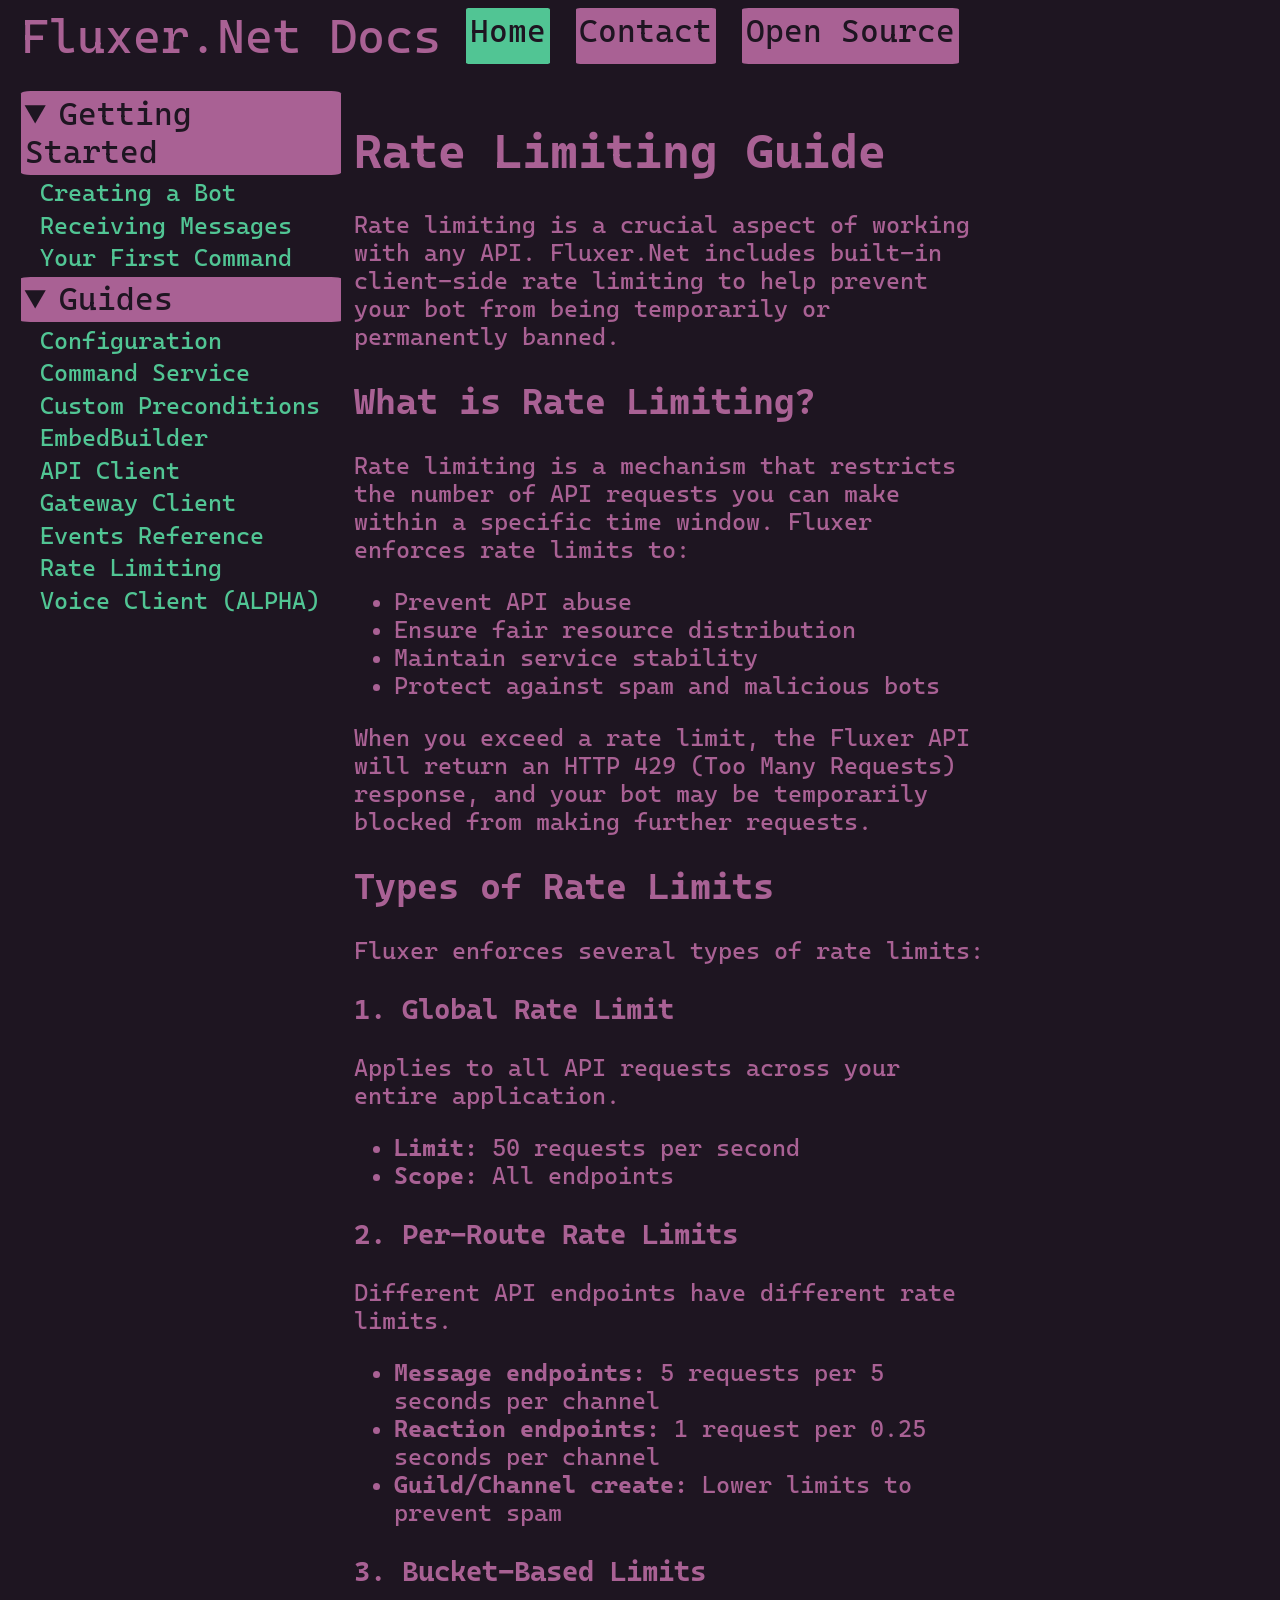
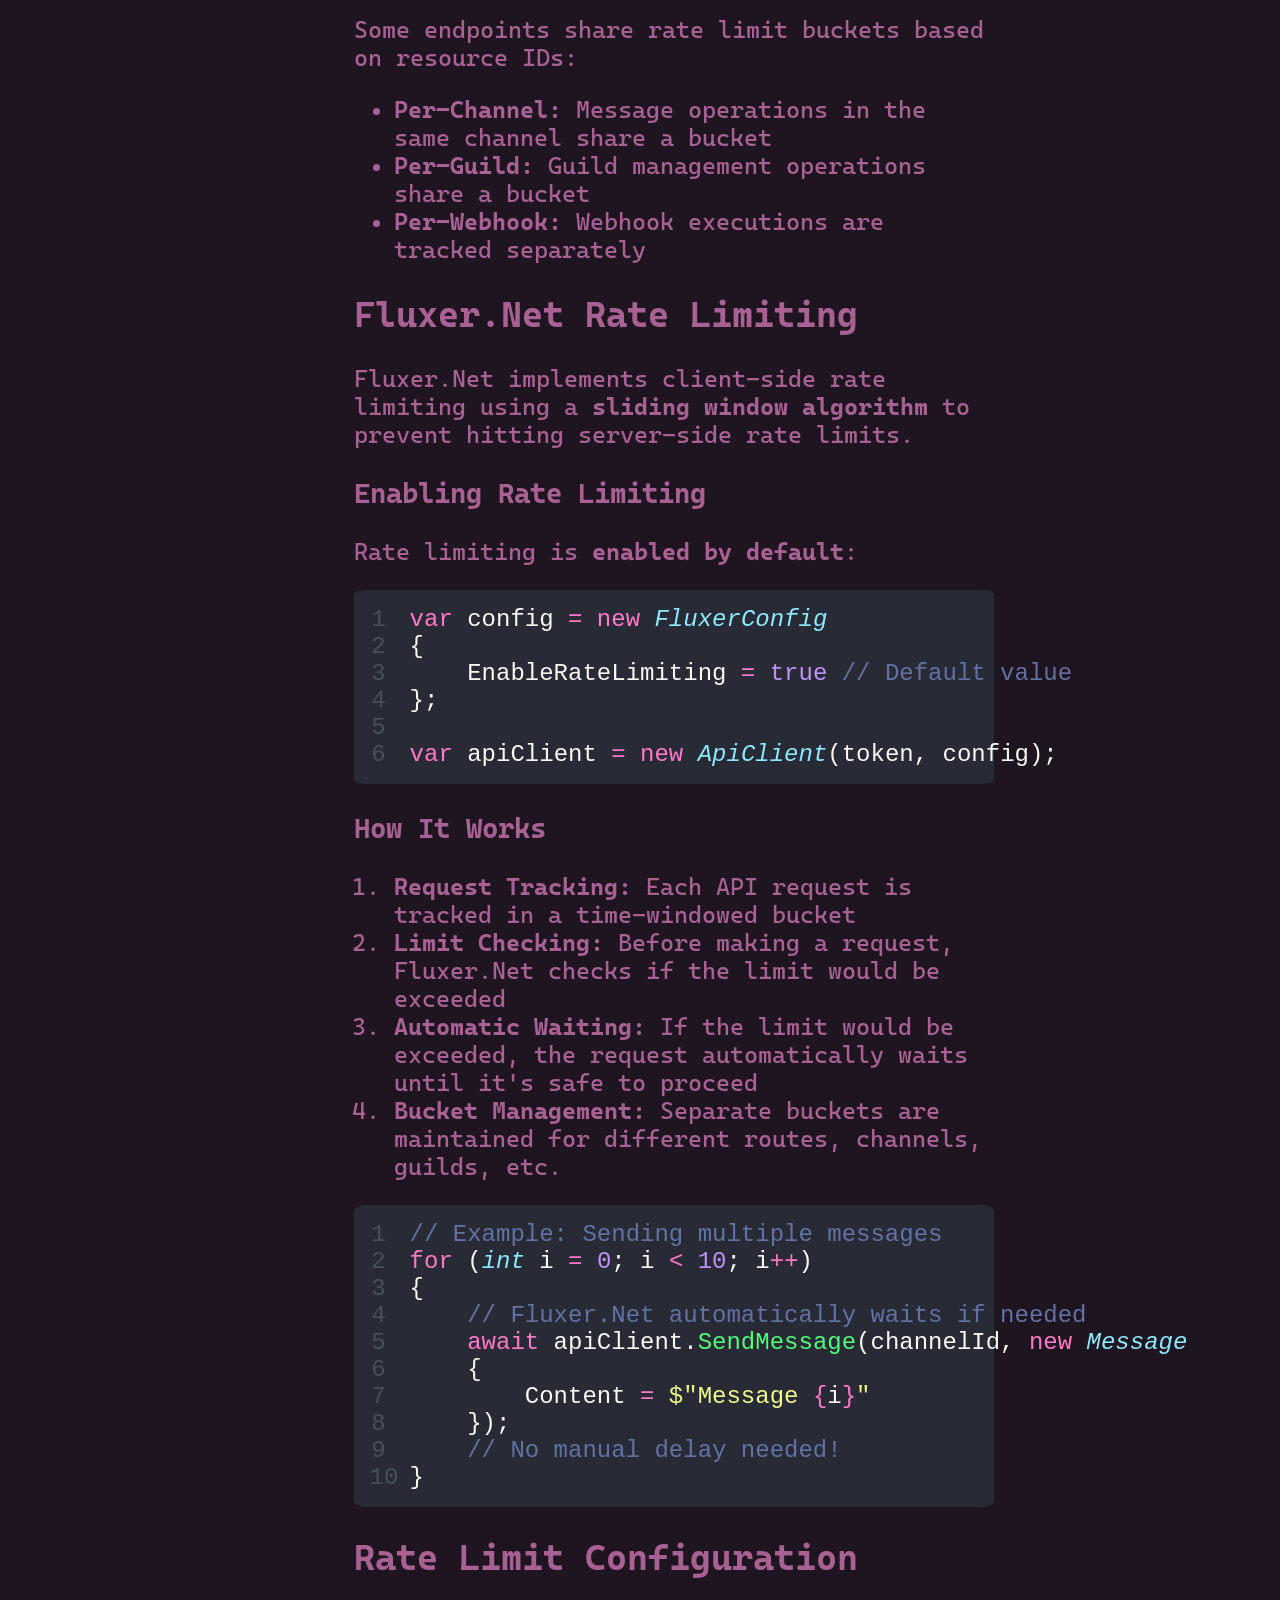
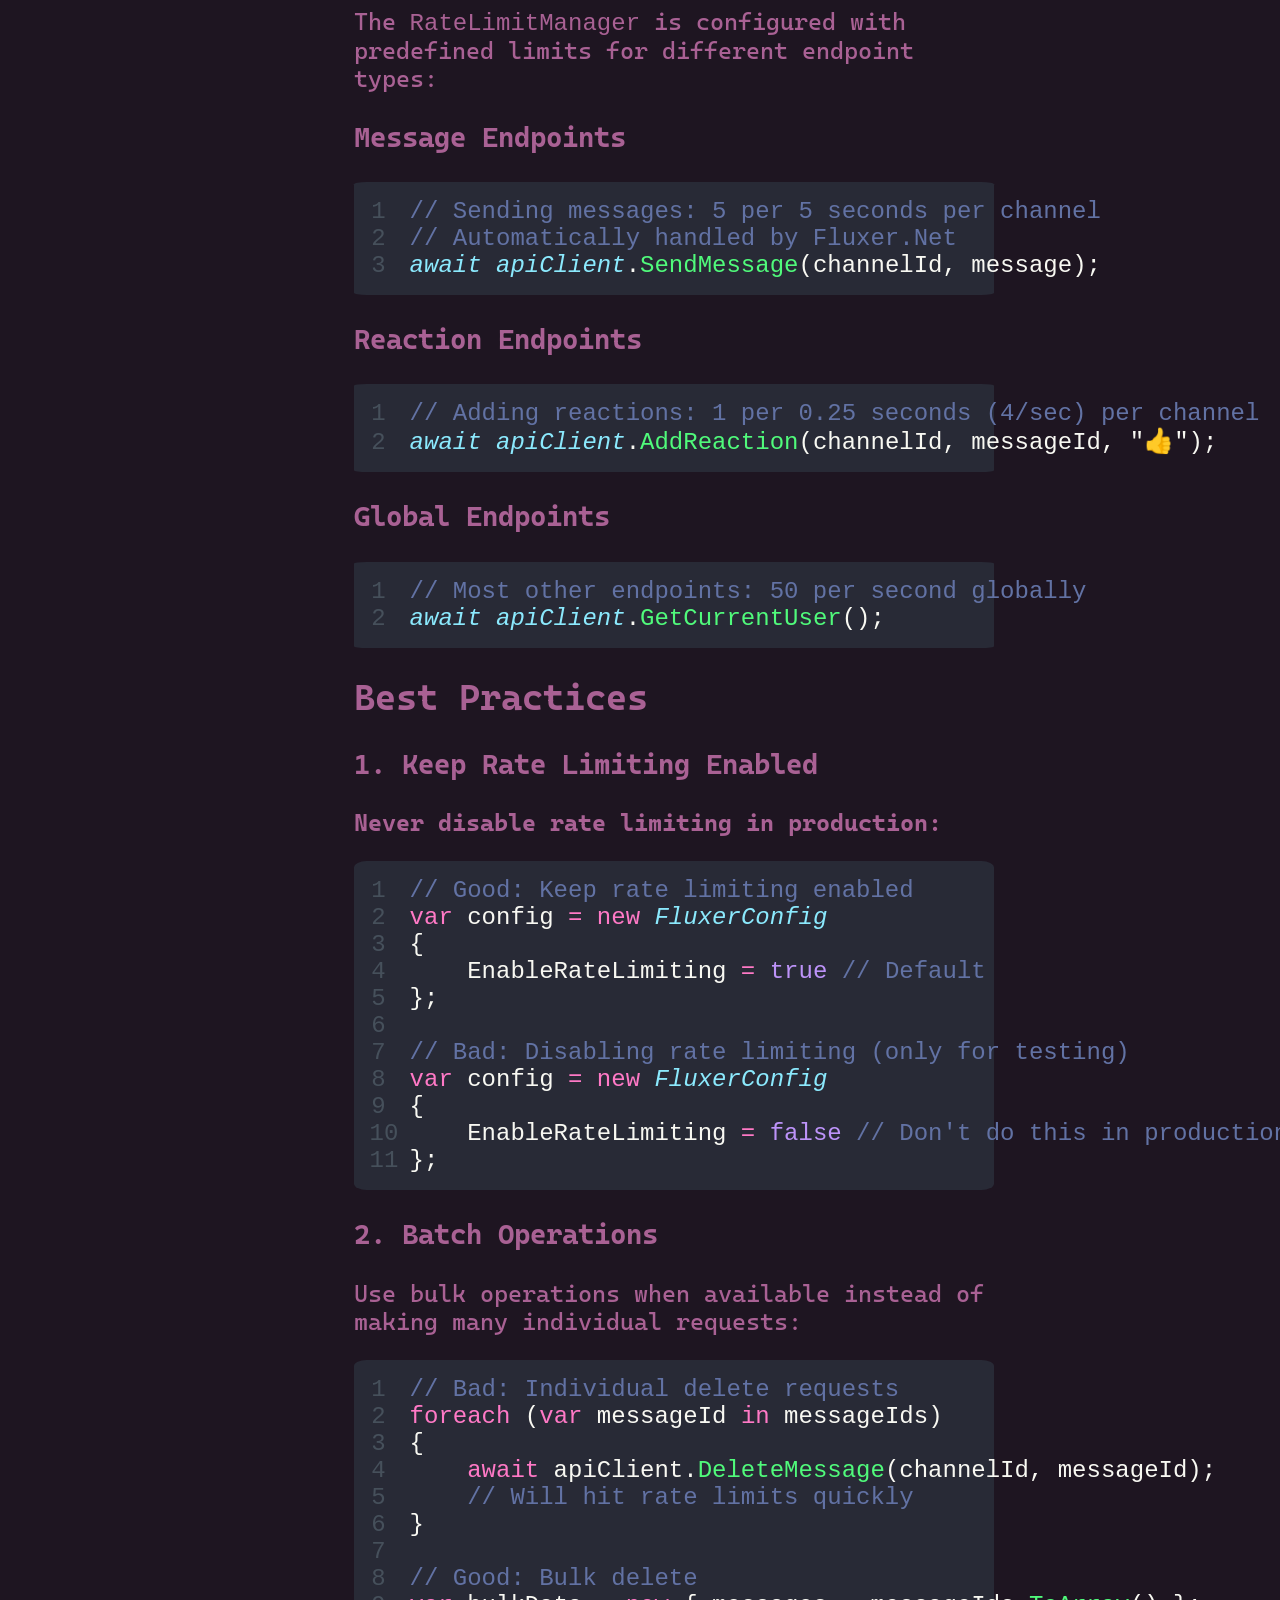
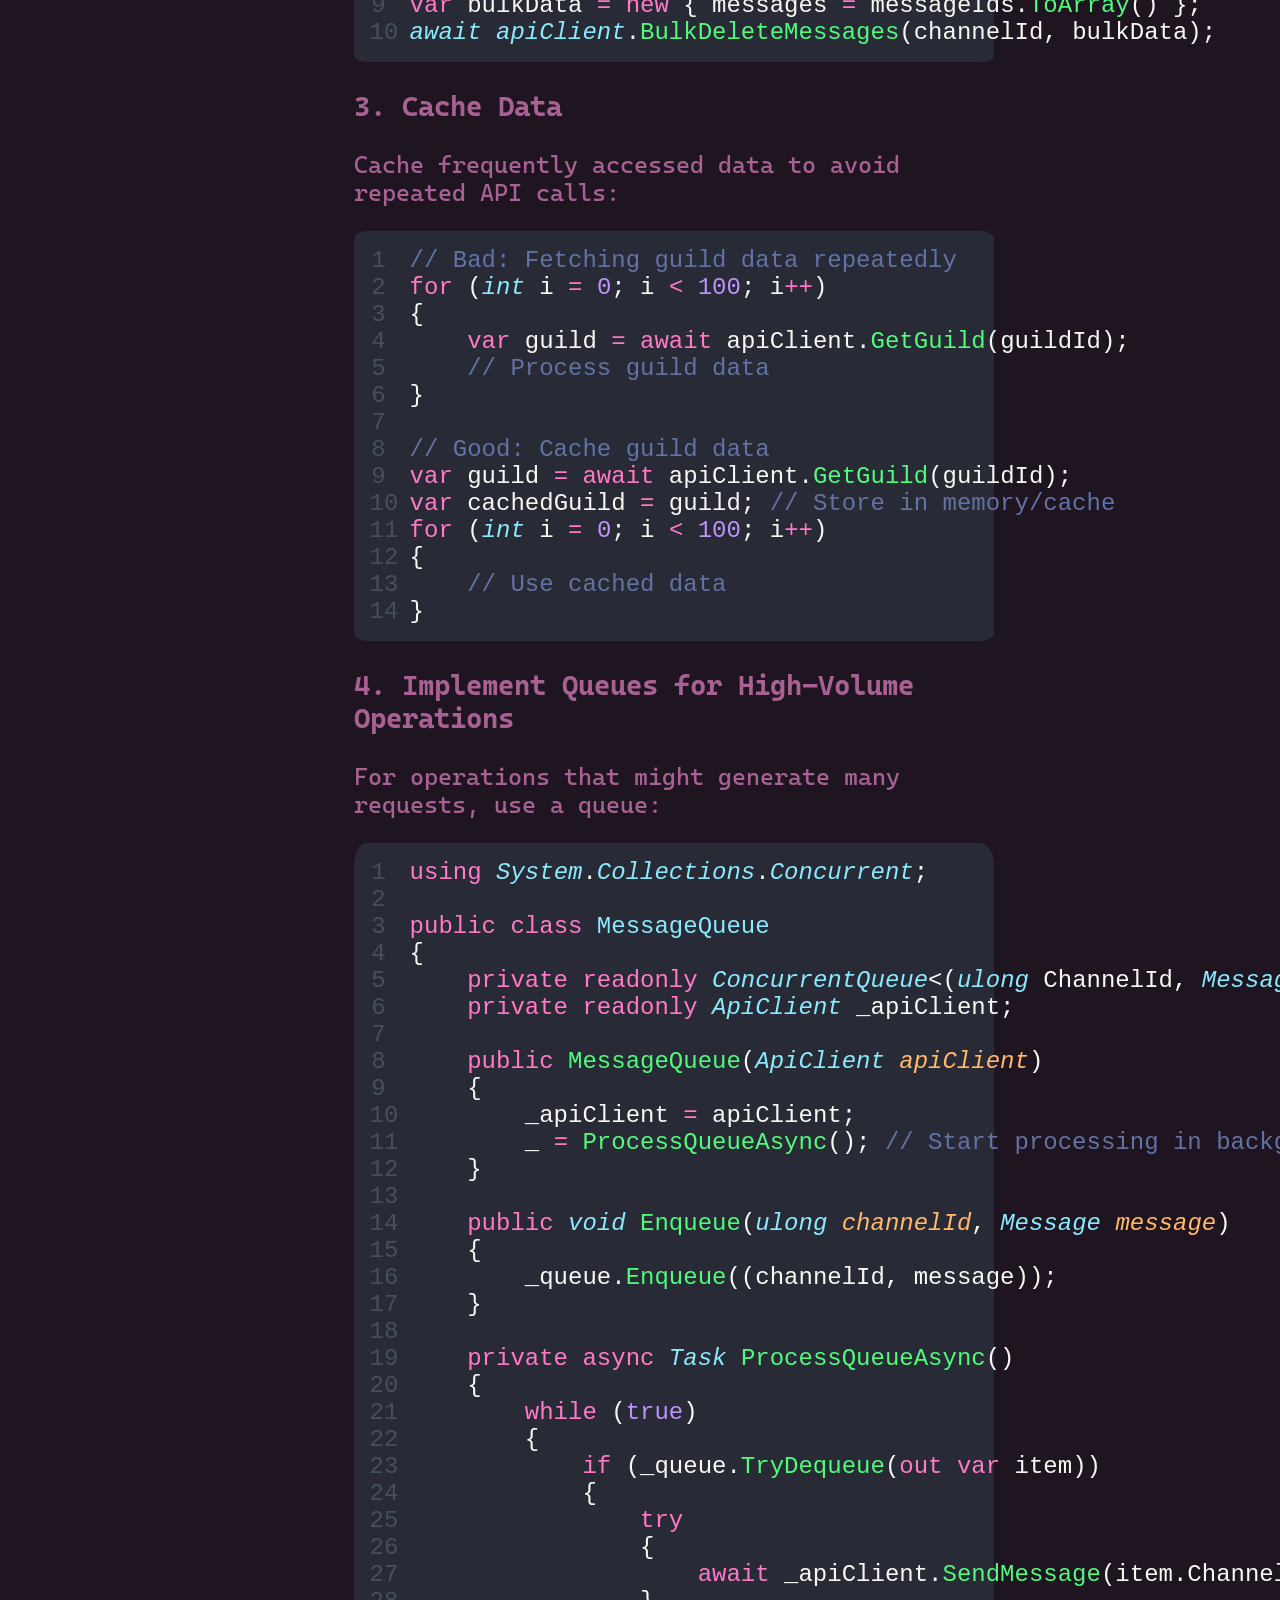
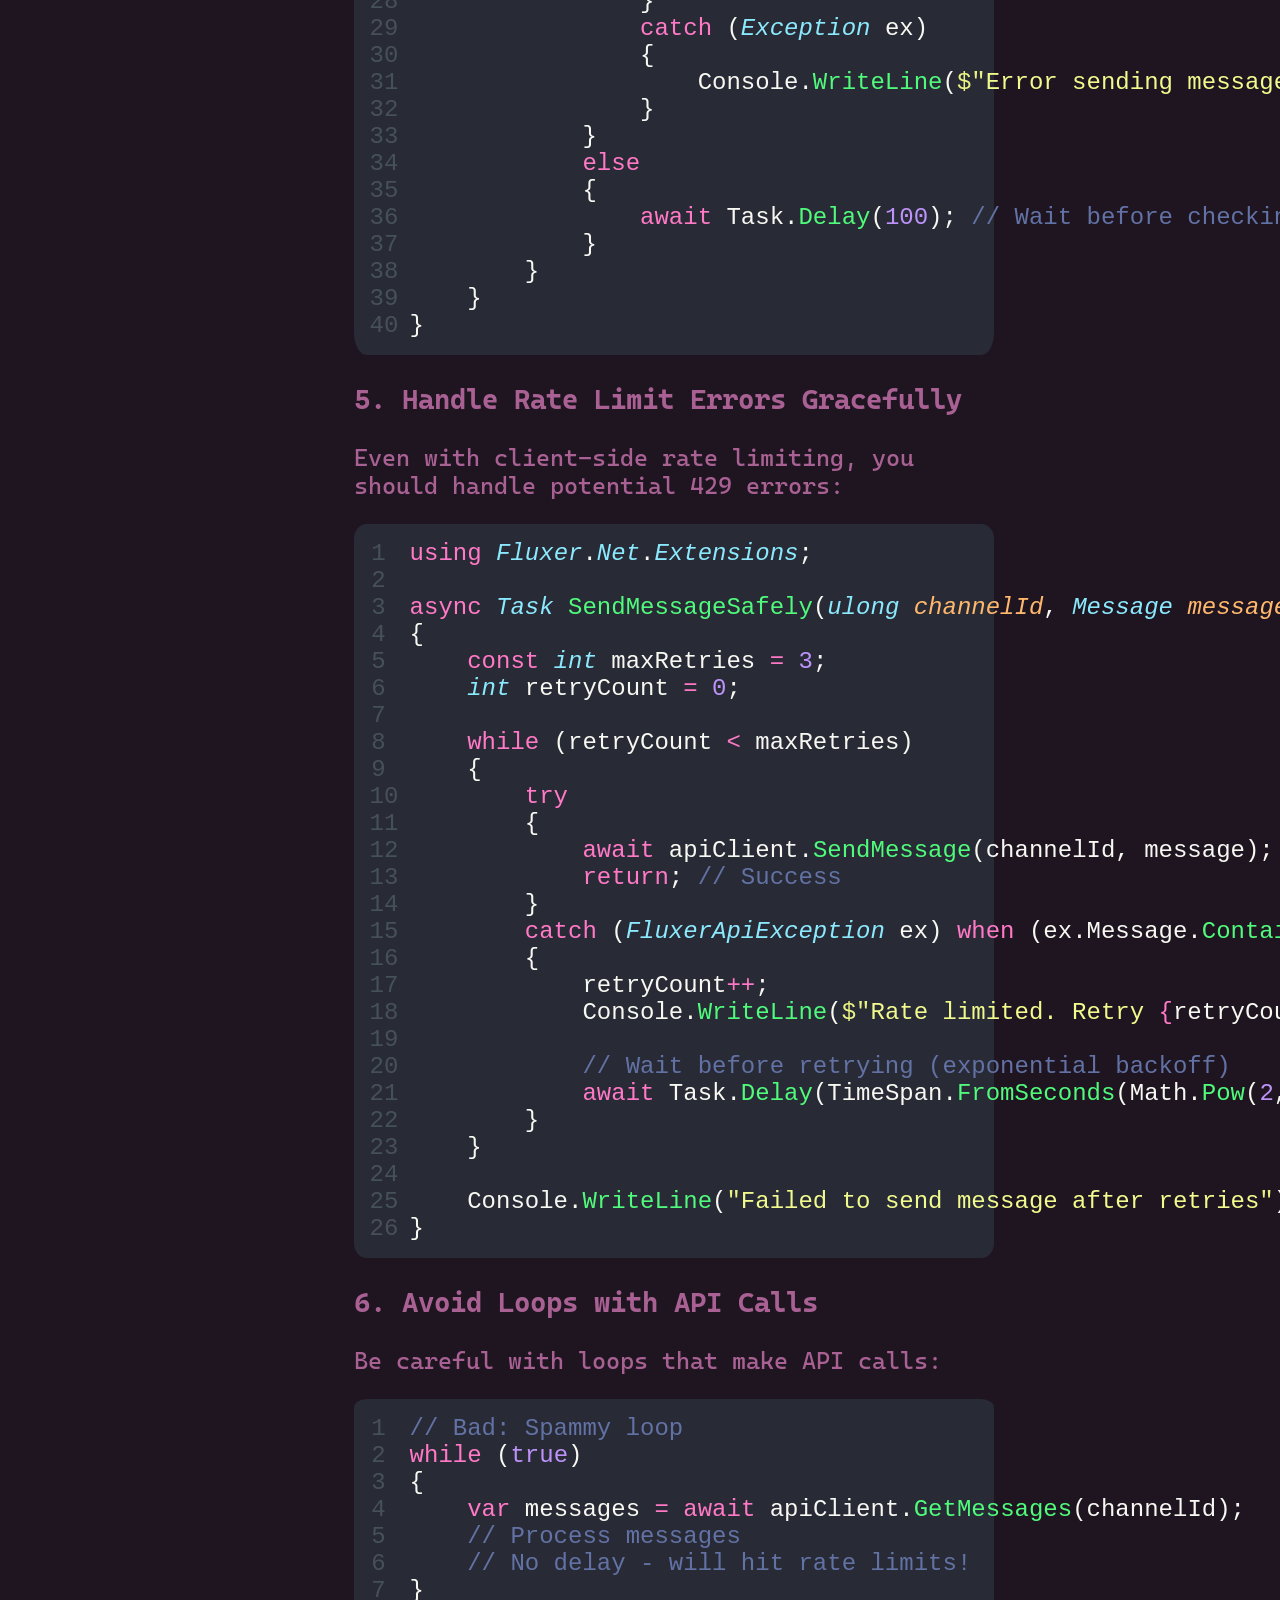
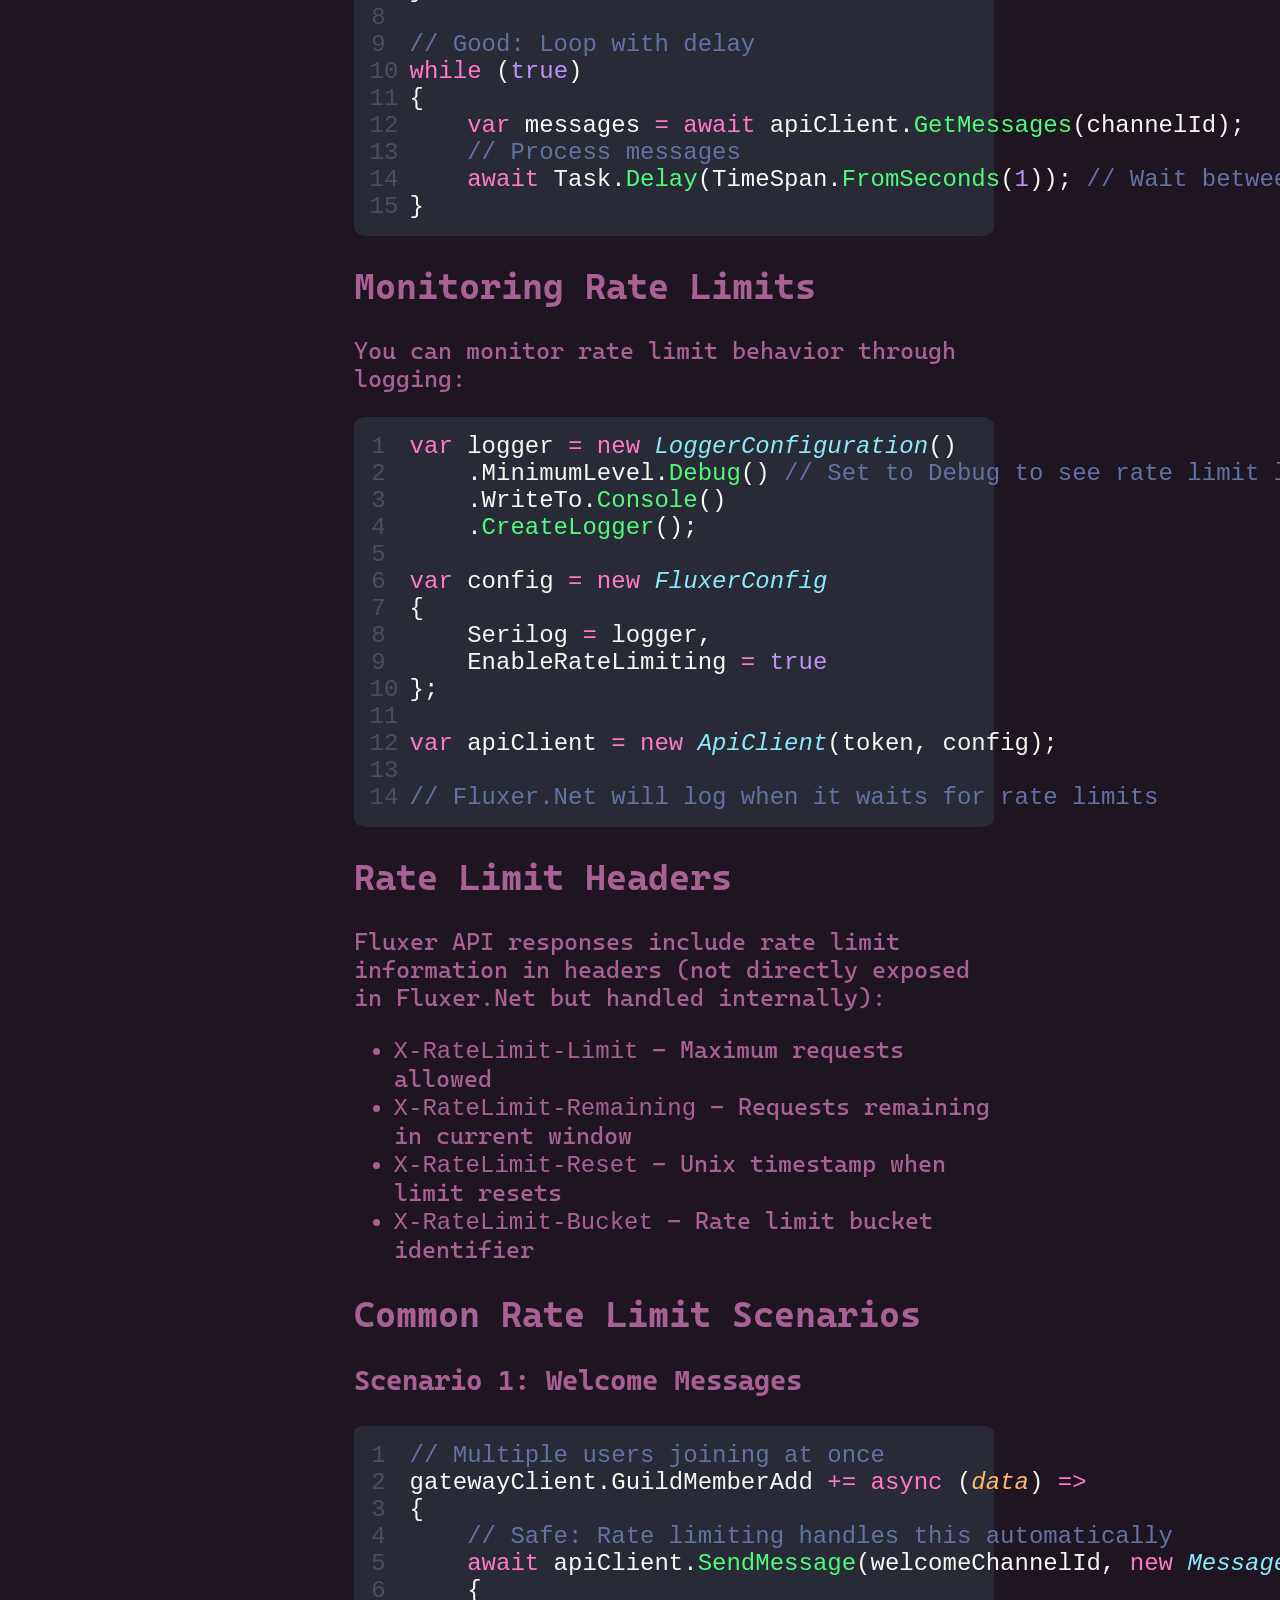
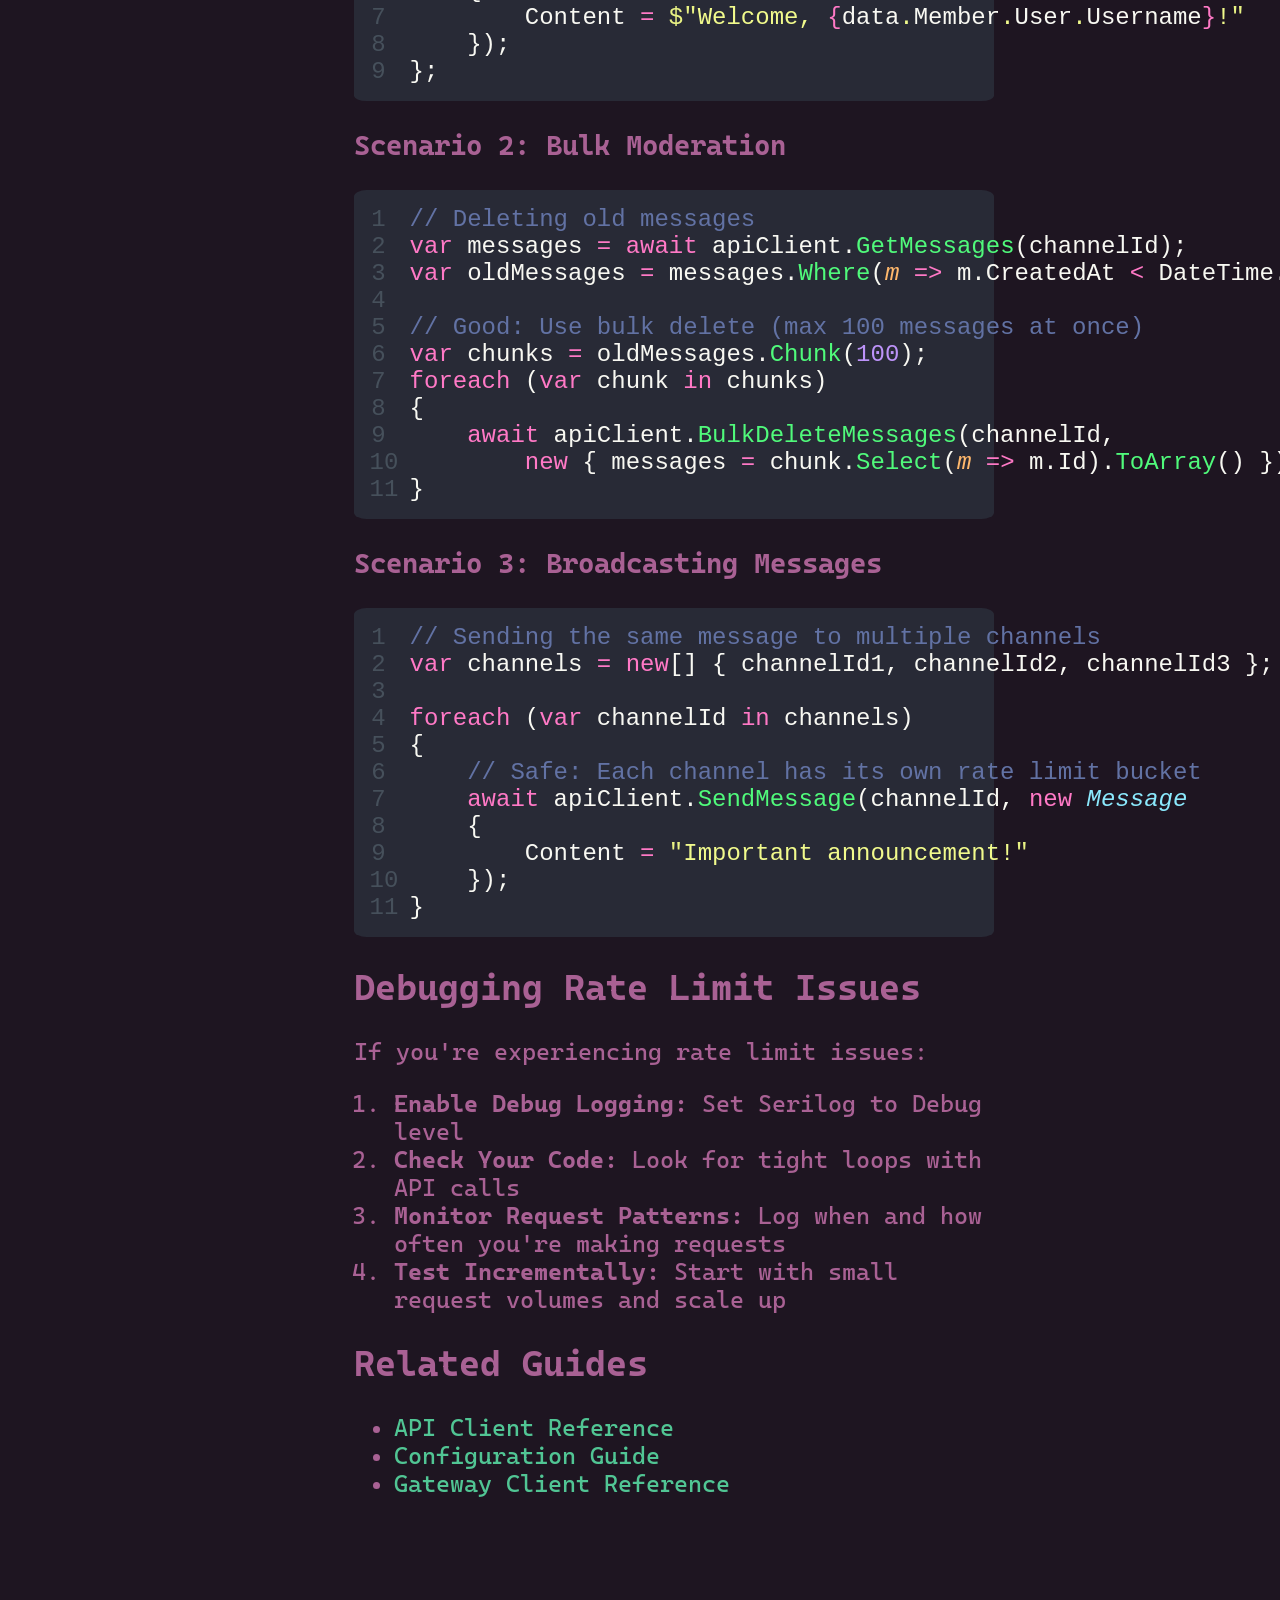
<file: guides/rate-limiting.html>
<!DOCTYPE html>
<head>
    <title>Rate Limiting Guide - Fluxer.Net Docs</title>
    <meta charset="utf-8" />
    <link rel="preload" as="style" href="/assets/defaults.css" />
    <link rel="stylesheet" href="/assets/defaults.css" />
    <link rel="icon" href="/assets/imgs/nexfinity.png" />
</head>

<body>
    <template id="select">about-header</template>
    <template id="content">
        <h1>Rate Limiting Guide</h1>

        <p>Rate limiting is a crucial aspect of working with any API. Fluxer.Net includes built-in client-side rate limiting to help prevent your bot from being temporarily or permanently banned.</p>

        <h2>What is Rate Limiting?</h2>

        <p>Rate limiting is a mechanism that restricts the number of API requests you can make within a specific time window. Fluxer enforces rate limits to:</p>
        <ul>
            <li>Prevent API abuse</li>
            <li>Ensure fair resource distribution</li>
            <li>Maintain service stability</li>
            <li>Protect against spam and malicious bots</li>
        </ul>

        <p>When you exceed a rate limit, the Fluxer API will return an HTTP 429 (Too Many Requests) response, and your bot may be temporarily blocked from making further requests.</p>

        <h2>Types of Rate Limits</h2>

        <p>Fluxer enforces several types of rate limits:</p>

        <h3>1. Global Rate Limit</h3>
        <p>Applies to all API requests across your entire application.</p>
        <ul>
            <li><strong>Limit:</strong> 50 requests per second</li>
            <li><strong>Scope:</strong> All endpoints</li>
        </ul>

        <h3>2. Per-Route Rate Limits</h3>
        <p>Different API endpoints have different rate limits.</p>
        <ul>
            <li><strong>Message endpoints:</strong> 5 requests per 5 seconds per channel</li>
            <li><strong>Reaction endpoints:</strong> 1 request per 0.25 seconds per channel</li>
            <li><strong>Guild/Channel create:</strong> Lower limits to prevent spam</li>
        </ul>

        <h3>3. Bucket-Based Limits</h3>
        <p>Some endpoints share rate limit buckets based on resource IDs:</p>
        <ul>
            <li><strong>Per-Channel:</strong> Message operations in the same channel share a bucket</li>
            <li><strong>Per-Guild:</strong> Guild management operations share a bucket</li>
            <li><strong>Per-Webhook:</strong> Webhook executions are tracked separately</li>
        </ul>

        <h2>Fluxer.Net Rate Limiting</h2>

        <p>Fluxer.Net implements client-side rate limiting using a <strong>sliding window algorithm</strong> to prevent hitting server-side rate limits.</p>

        <h3>Enabling Rate Limiting</h3>

        <p>Rate limiting is <strong>enabled by default</strong>:</p>

        <pre><code class="language-cs">var config = new FluxerConfig
{
    EnableRateLimiting = true // Default value
};

var apiClient = new ApiClient(token, config);</code></pre>

        <h3>How It Works</h3>

        <ol>
            <li><strong>Request Tracking:</strong> Each API request is tracked in a time-windowed bucket</li>
            <li><strong>Limit Checking:</strong> Before making a request, Fluxer.Net checks if the limit would be exceeded</li>
            <li><strong>Automatic Waiting:</strong> If the limit would be exceeded, the request automatically waits until it's safe to proceed</li>
            <li><strong>Bucket Management:</strong> Separate buckets are maintained for different routes, channels, guilds, etc.</li>
        </ol>

        <pre><code class="language-cs">// Example: Sending multiple messages
for (int i = 0; i < 10; i++)
{
    // Fluxer.Net automatically waits if needed
    await apiClient.SendMessage(channelId, new Message
    {
        Content = $"Message {i}"
    });
    // No manual delay needed!
}</code></pre>

        <h2>Rate Limit Configuration</h2>

        <p>The <code>RateLimitManager</code> is configured with predefined limits for different endpoint types:</p>

        <h3>Message Endpoints</h3>
        <pre><code class="language-cs">// Sending messages: 5 per 5 seconds per channel
// Automatically handled by Fluxer.Net
await apiClient.SendMessage(channelId, message);</code></pre>

        <h3>Reaction Endpoints</h3>
        <pre><code class="language-cs">// Adding reactions: 1 per 0.25 seconds (4/sec) per channel
await apiClient.AddReaction(channelId, messageId, "👍");</code></pre>

        <h3>Global Endpoints</h3>
        <pre><code class="language-cs">// Most other endpoints: 50 per second globally
await apiClient.GetCurrentUser();</code></pre>

        <h2>Best Practices</h2>

        <h3>1. Keep Rate Limiting Enabled</h3>
        <p><strong>Never disable rate limiting in production:</strong></p>

        <pre><code class="language-cs">// Good: Keep rate limiting enabled
var config = new FluxerConfig
{
    EnableRateLimiting = true // Default
};

// Bad: Disabling rate limiting (only for testing)
var config = new FluxerConfig
{
    EnableRateLimiting = false // Don't do this in production!
};</code></pre>

        <h3>2. Batch Operations</h3>
        <p>Use bulk operations when available instead of making many individual requests:</p>

        <pre><code class="language-cs">// Bad: Individual delete requests
foreach (var messageId in messageIds)
{
    await apiClient.DeleteMessage(channelId, messageId);
    // Will hit rate limits quickly
}

// Good: Bulk delete
var bulkData = new { messages = messageIds.ToArray() };
await apiClient.BulkDeleteMessages(channelId, bulkData);</code></pre>

        <h3>3. Cache Data</h3>
        <p>Cache frequently accessed data to avoid repeated API calls:</p>

        <pre><code class="language-cs">// Bad: Fetching guild data repeatedly
for (int i = 0; i < 100; i++)
{
    var guild = await apiClient.GetGuild(guildId);
    // Process guild data
}

// Good: Cache guild data
var guild = await apiClient.GetGuild(guildId);
var cachedGuild = guild; // Store in memory/cache
for (int i = 0; i < 100; i++)
{
    // Use cached data
}</code></pre>

        <h3>4. Implement Queues for High-Volume Operations</h3>
        <p>For operations that might generate many requests, use a queue:</p>

        <pre><code class="language-cs">using System.Collections.Concurrent;

public class MessageQueue
{
    private readonly ConcurrentQueue<(ulong ChannelId, Message Message)> _queue = new();
    private readonly ApiClient _apiClient;

    public MessageQueue(ApiClient apiClient)
    {
        _apiClient = apiClient;
        _ = ProcessQueueAsync(); // Start processing in background
    }

    public void Enqueue(ulong channelId, Message message)
    {
        _queue.Enqueue((channelId, message));
    }

    private async Task ProcessQueueAsync()
    {
        while (true)
        {
            if (_queue.TryDequeue(out var item))
            {
                try
                {
                    await _apiClient.SendMessage(item.ChannelId, item.Message);
                }
                catch (Exception ex)
                {
                    Console.WriteLine($"Error sending message: {ex.Message}");
                }
            }
            else
            {
                await Task.Delay(100); // Wait before checking again
            }
        }
    }
}</code></pre>

        <h3>5. Handle Rate Limit Errors Gracefully</h3>
        <p>Even with client-side rate limiting, you should handle potential 429 errors:</p>

        <pre><code class="language-cs">using Fluxer.Net.Extensions;

async Task SendMessageSafely(ulong channelId, Message message)
{
    const int maxRetries = 3;
    int retryCount = 0;

    while (retryCount < maxRetries)
    {
        try
        {
            await apiClient.SendMessage(channelId, message);
            return; // Success
        }
        catch (FluxerApiException ex) when (ex.Message.Contains("429"))
        {
            retryCount++;
            Console.WriteLine($"Rate limited. Retry {retryCount}/{maxRetries}");

            // Wait before retrying (exponential backoff)
            await Task.Delay(TimeSpan.FromSeconds(Math.Pow(2, retryCount)));
        }
    }

    Console.WriteLine("Failed to send message after retries");
}</code></pre>

        <h3>6. Avoid Loops with API Calls</h3>
        <p>Be careful with loops that make API calls:</p>

        <pre><code class="language-cs">// Bad: Spammy loop
while (true)
{
    var messages = await apiClient.GetMessages(channelId);
    // Process messages
    // No delay - will hit rate limits!
}

// Good: Loop with delay
while (true)
{
    var messages = await apiClient.GetMessages(channelId);
    // Process messages
    await Task.Delay(TimeSpan.FromSeconds(1)); // Wait between iterations
}</code></pre>

        <h2>Monitoring Rate Limits</h2>

        <p>You can monitor rate limit behavior through logging:</p>

        <pre><code class="language-cs">var logger = new LoggerConfiguration()
    .MinimumLevel.Debug() // Set to Debug to see rate limit logs
    .WriteTo.Console()
    .CreateLogger();

var config = new FluxerConfig
{
    Serilog = logger,
    EnableRateLimiting = true
};

var apiClient = new ApiClient(token, config);

// Fluxer.Net will log when it waits for rate limits</code></pre>

        <h2>Rate Limit Headers</h2>

        <p>Fluxer API responses include rate limit information in headers (not directly exposed in Fluxer.Net but handled internally):</p>

        <ul>
            <li><code>X-RateLimit-Limit</code> - Maximum requests allowed</li>
            <li><code>X-RateLimit-Remaining</code> - Requests remaining in current window</li>
            <li><code>X-RateLimit-Reset</code> - Unix timestamp when limit resets</li>
            <li><code>X-RateLimit-Bucket</code> - Rate limit bucket identifier</li>
        </ul>

        <h2>Common Rate Limit Scenarios</h2>

        <h3>Scenario 1: Welcome Messages</h3>
        <pre><code class="language-cs">// Multiple users joining at once
gatewayClient.GuildMemberAdd += async (data) =>
{
    // Safe: Rate limiting handles this automatically
    await apiClient.SendMessage(welcomeChannelId, new Message
    {
        Content = $"Welcome, {data.Member.User.Username}!"
    });
};</code></pre>

        <h3>Scenario 2: Bulk Moderation</h3>
        <pre><code class="language-cs">// Deleting old messages
var messages = await apiClient.GetMessages(channelId);
var oldMessages = messages.Where(m => m.CreatedAt < DateTime.Now.AddDays(-7));

// Good: Use bulk delete (max 100 messages at once)
var chunks = oldMessages.Chunk(100);
foreach (var chunk in chunks)
{
    await apiClient.BulkDeleteMessages(channelId,
        new { messages = chunk.Select(m => m.Id).ToArray() });
}</code></pre>

        <h3>Scenario 3: Broadcasting Messages</h3>
        <pre><code class="language-cs">// Sending the same message to multiple channels
var channels = new[] { channelId1, channelId2, channelId3 };

foreach (var channelId in channels)
{
    // Safe: Each channel has its own rate limit bucket
    await apiClient.SendMessage(channelId, new Message
    {
        Content = "Important announcement!"
    });
}</code></pre>

        <h2>Debugging Rate Limit Issues</h2>

        <p>If you're experiencing rate limit issues:</p>

        <ol>
            <li><strong>Enable Debug Logging:</strong> Set Serilog to Debug level</li>
            <li><strong>Check Your Code:</strong> Look for tight loops with API calls</li>
            <li><strong>Monitor Request Patterns:</strong> Log when and how often you're making requests</li>
            <li><strong>Test Incrementally:</strong> Start with small request volumes and scale up</li>
        </ol>

        <h2>Related Guides</h2>
        <ul>
            <li><a href="/guides/api-client.html">API Client Reference</a></li>
            <li><a href="/guides/configuration.html">Configuration Guide</a></li>
            <li><a href="/guides/gateway-client.html">Gateway Client Reference</a></li>
        </ul>
    </template>
    <script src="/assets/scripts/loader.js"></script>

    <script src="/assets/ext/shikijs/dist/index.unpkg.iife.js"></script>
    <script>
        shiki.setCDN("/assets/ext/shikijs");

        shiki.loadTheme('themes/dracula.json').then(theme =>
            shiki.getHighlighter({theme: theme, langs: ['cs']}).then(hl => {
                document.querySelectorAll('pre code').forEach(block => {
                    const lang = block.className.replace('language-', '');
                    const highlighted = hl.codeToHtml(block.textContent, { lang: lang });
                    block.parentElement.outerHTML = highlighted;
                });
            })
        );
    </script>
</body>
</file>
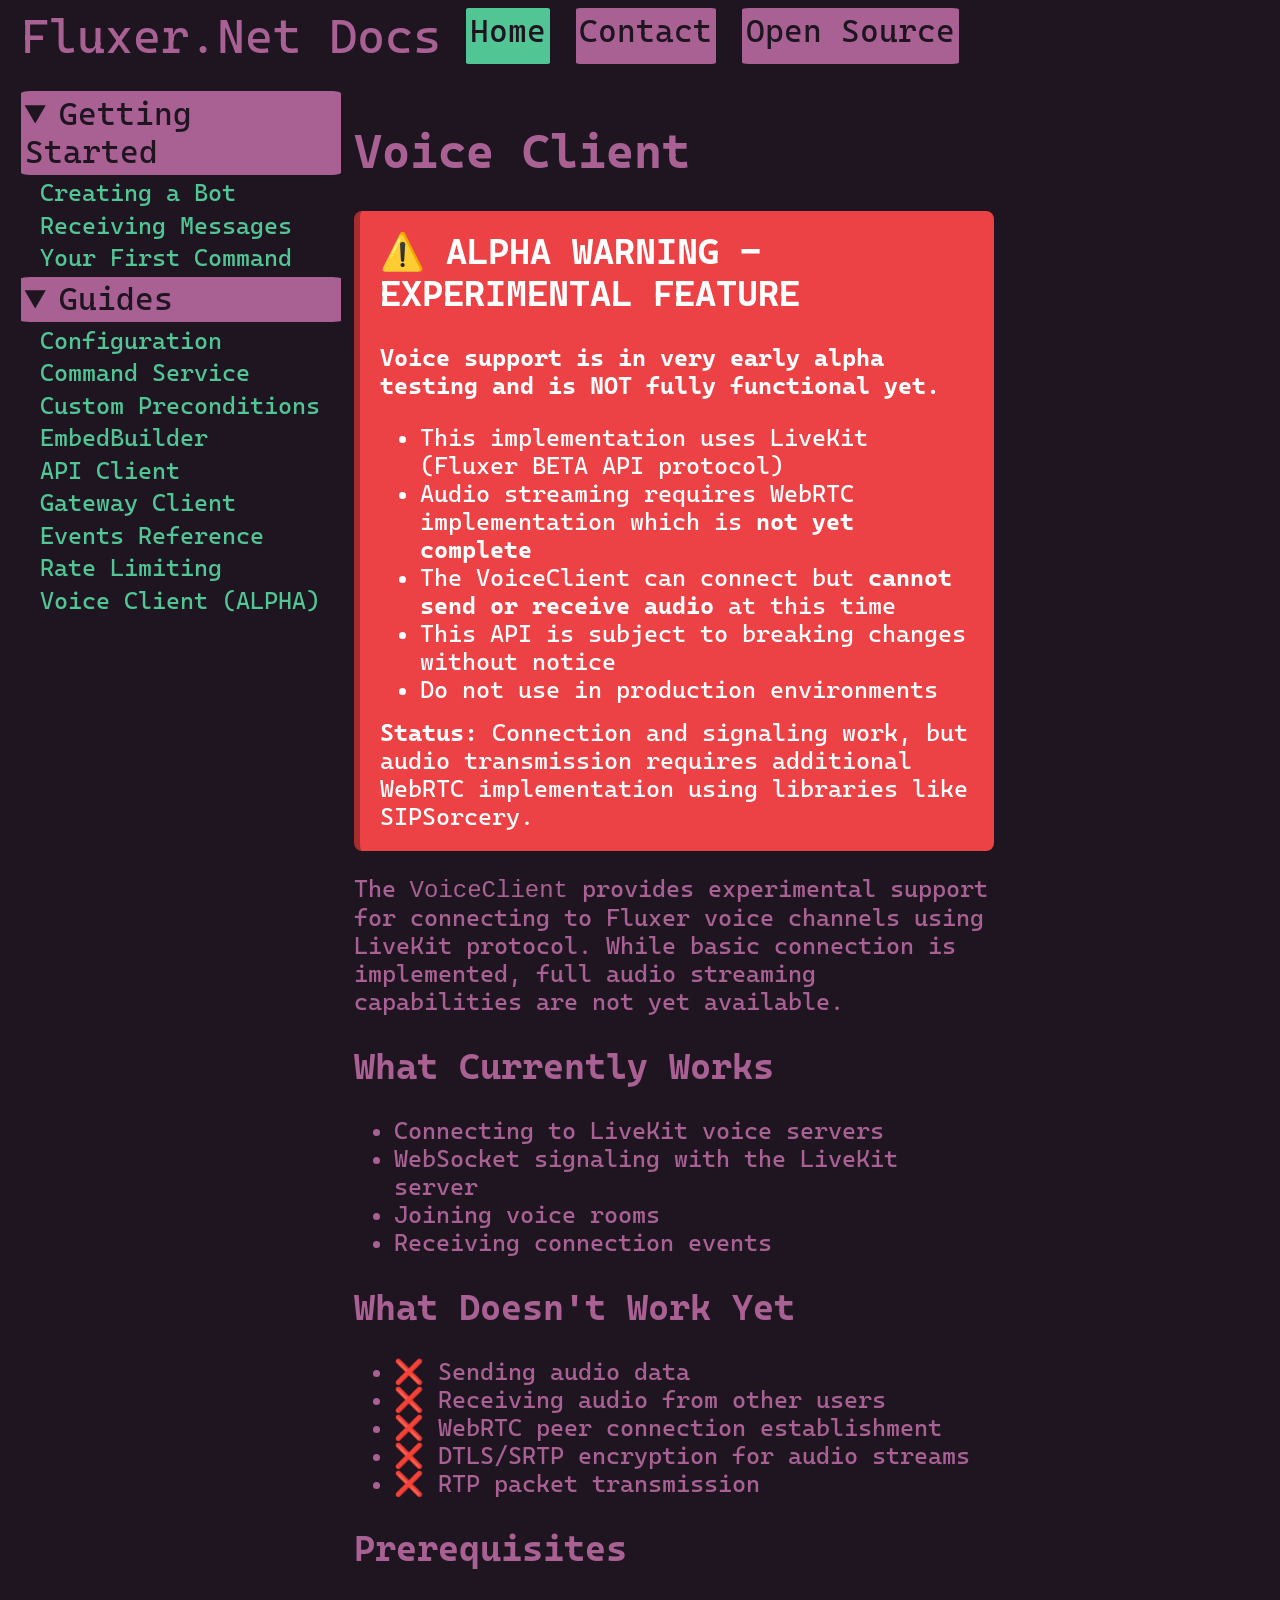
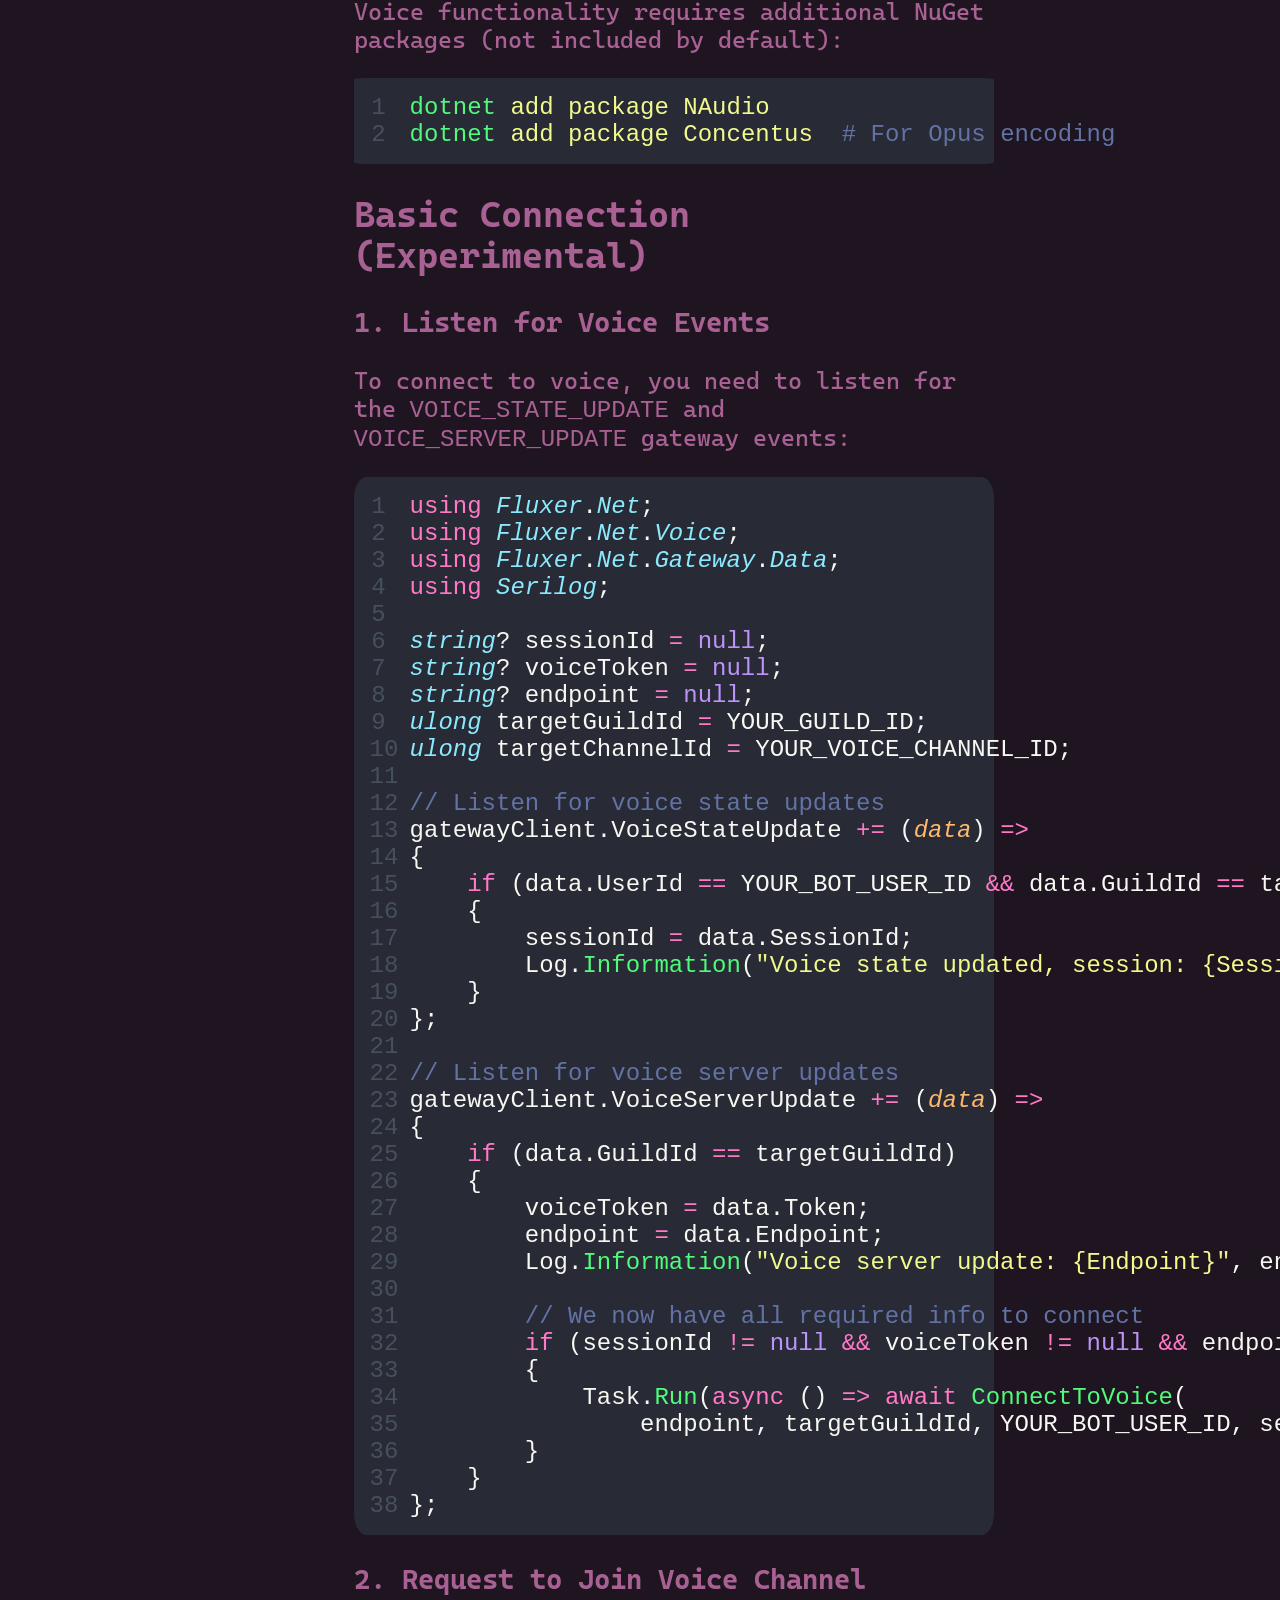
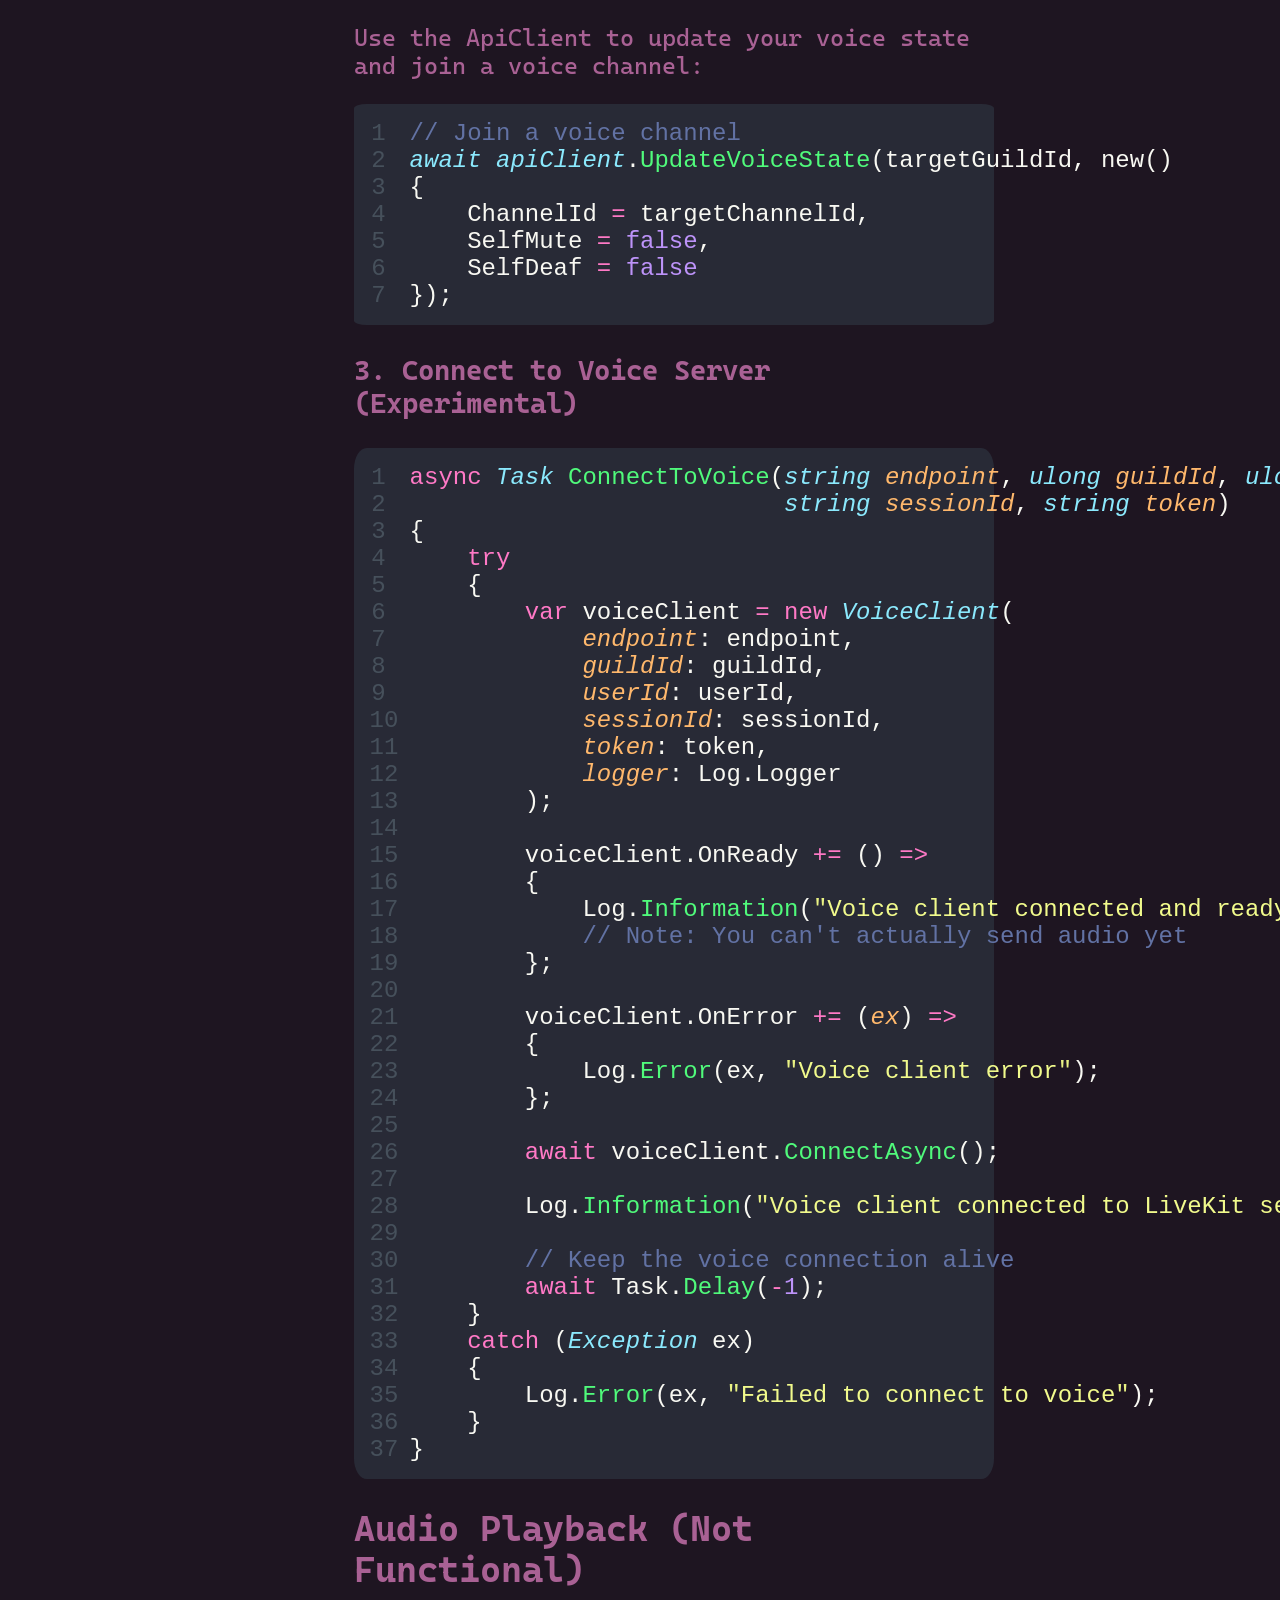
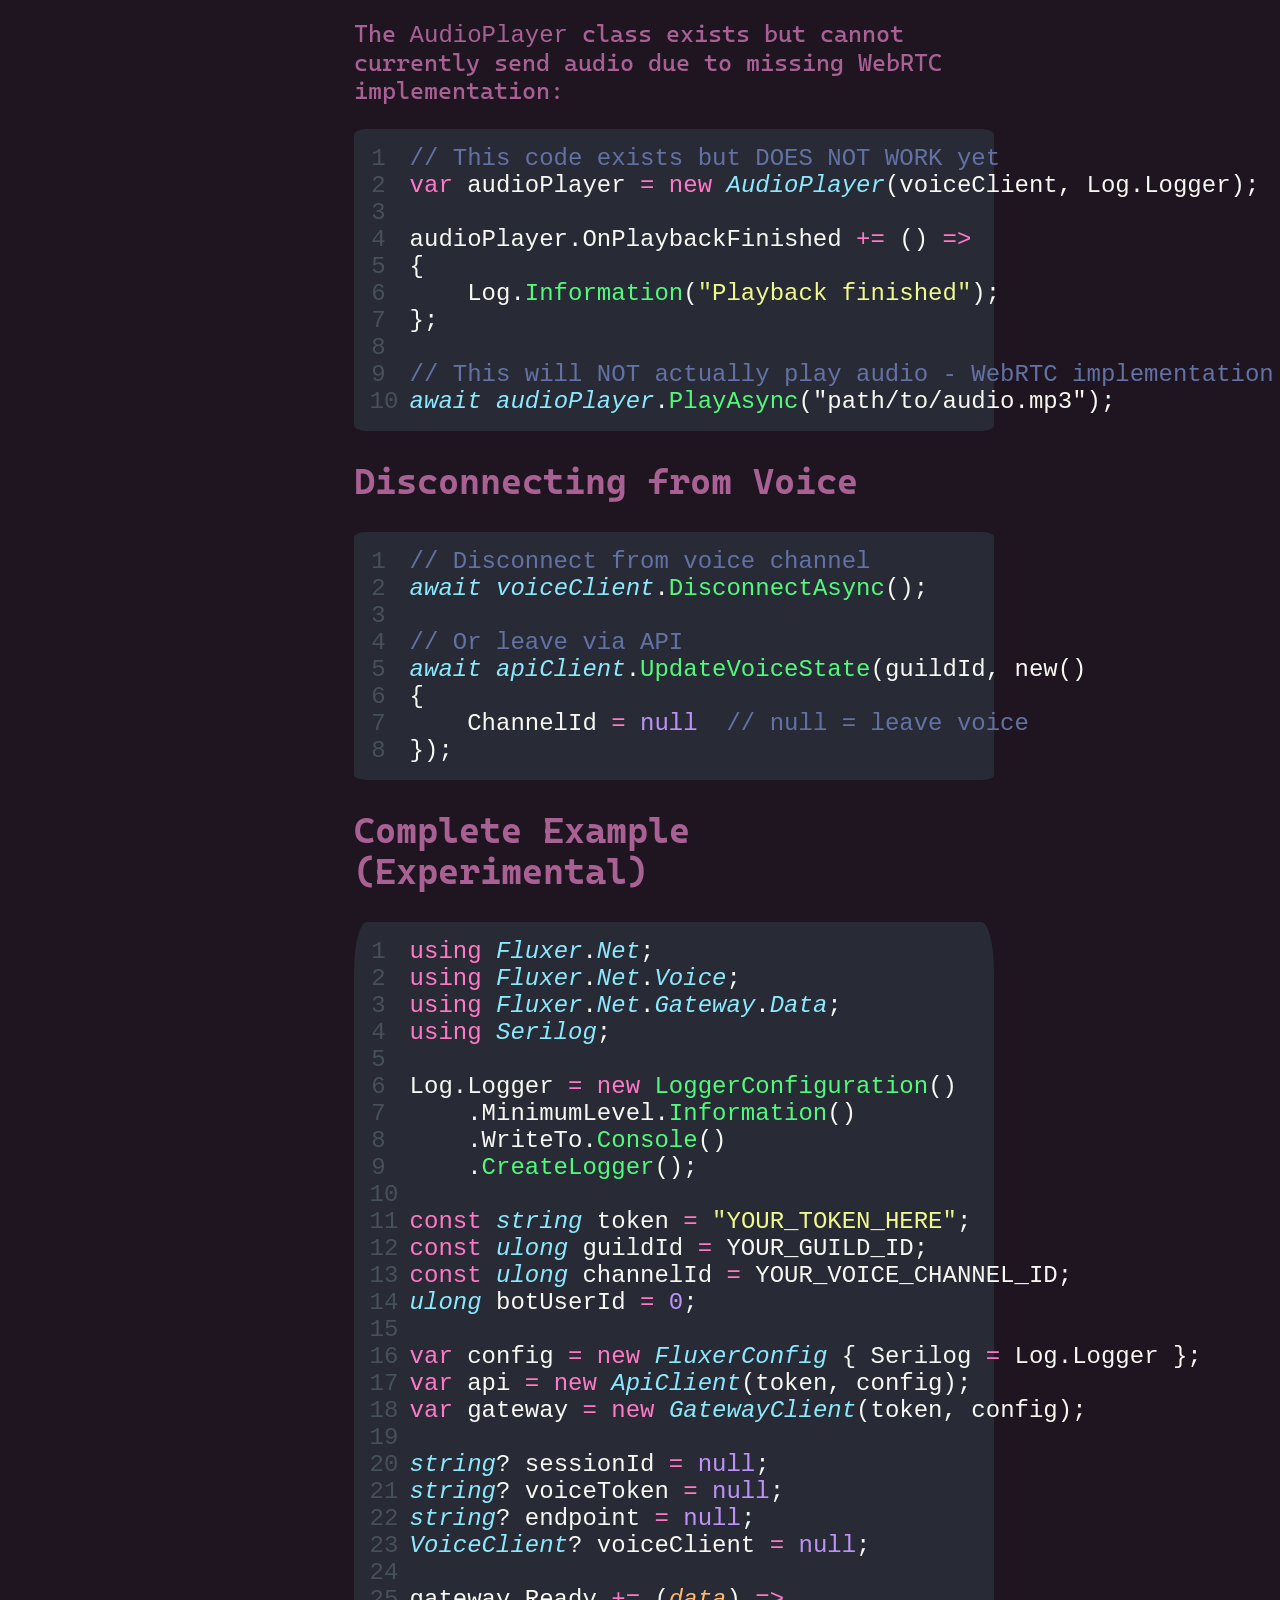
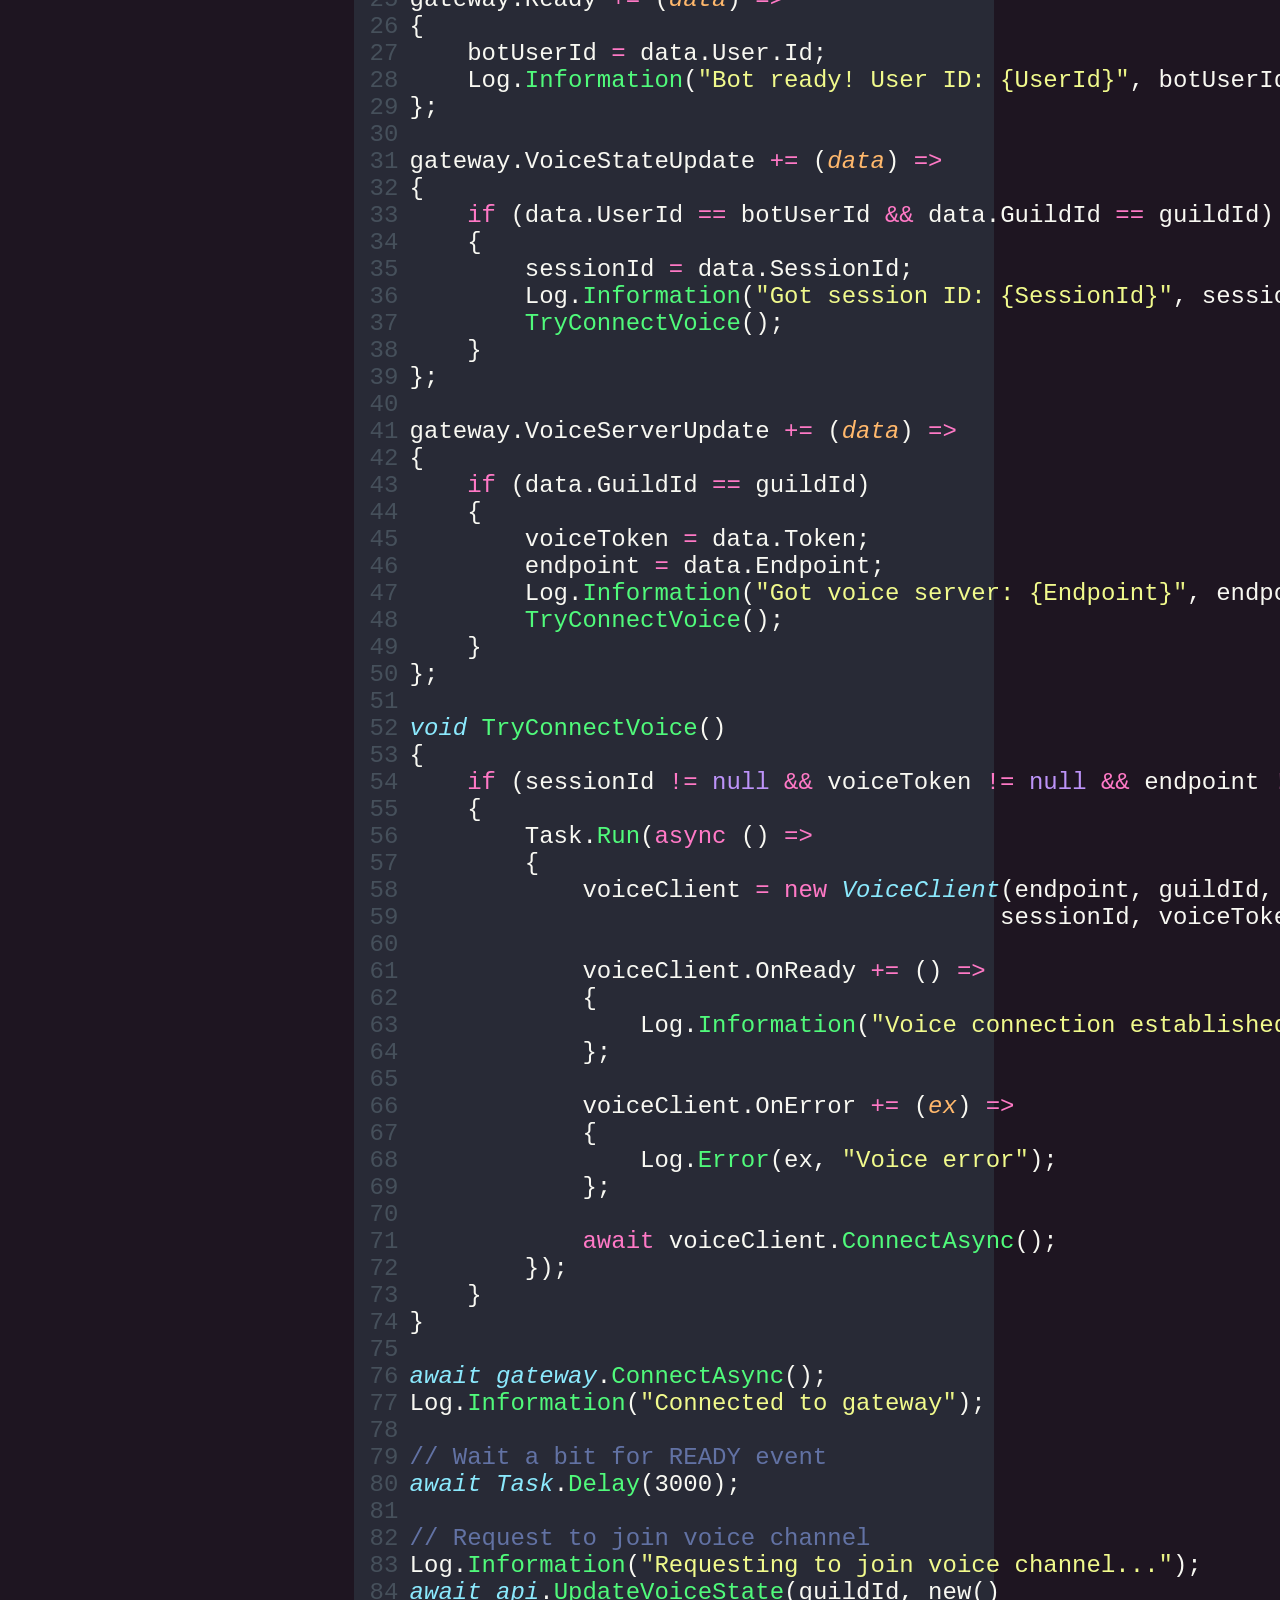
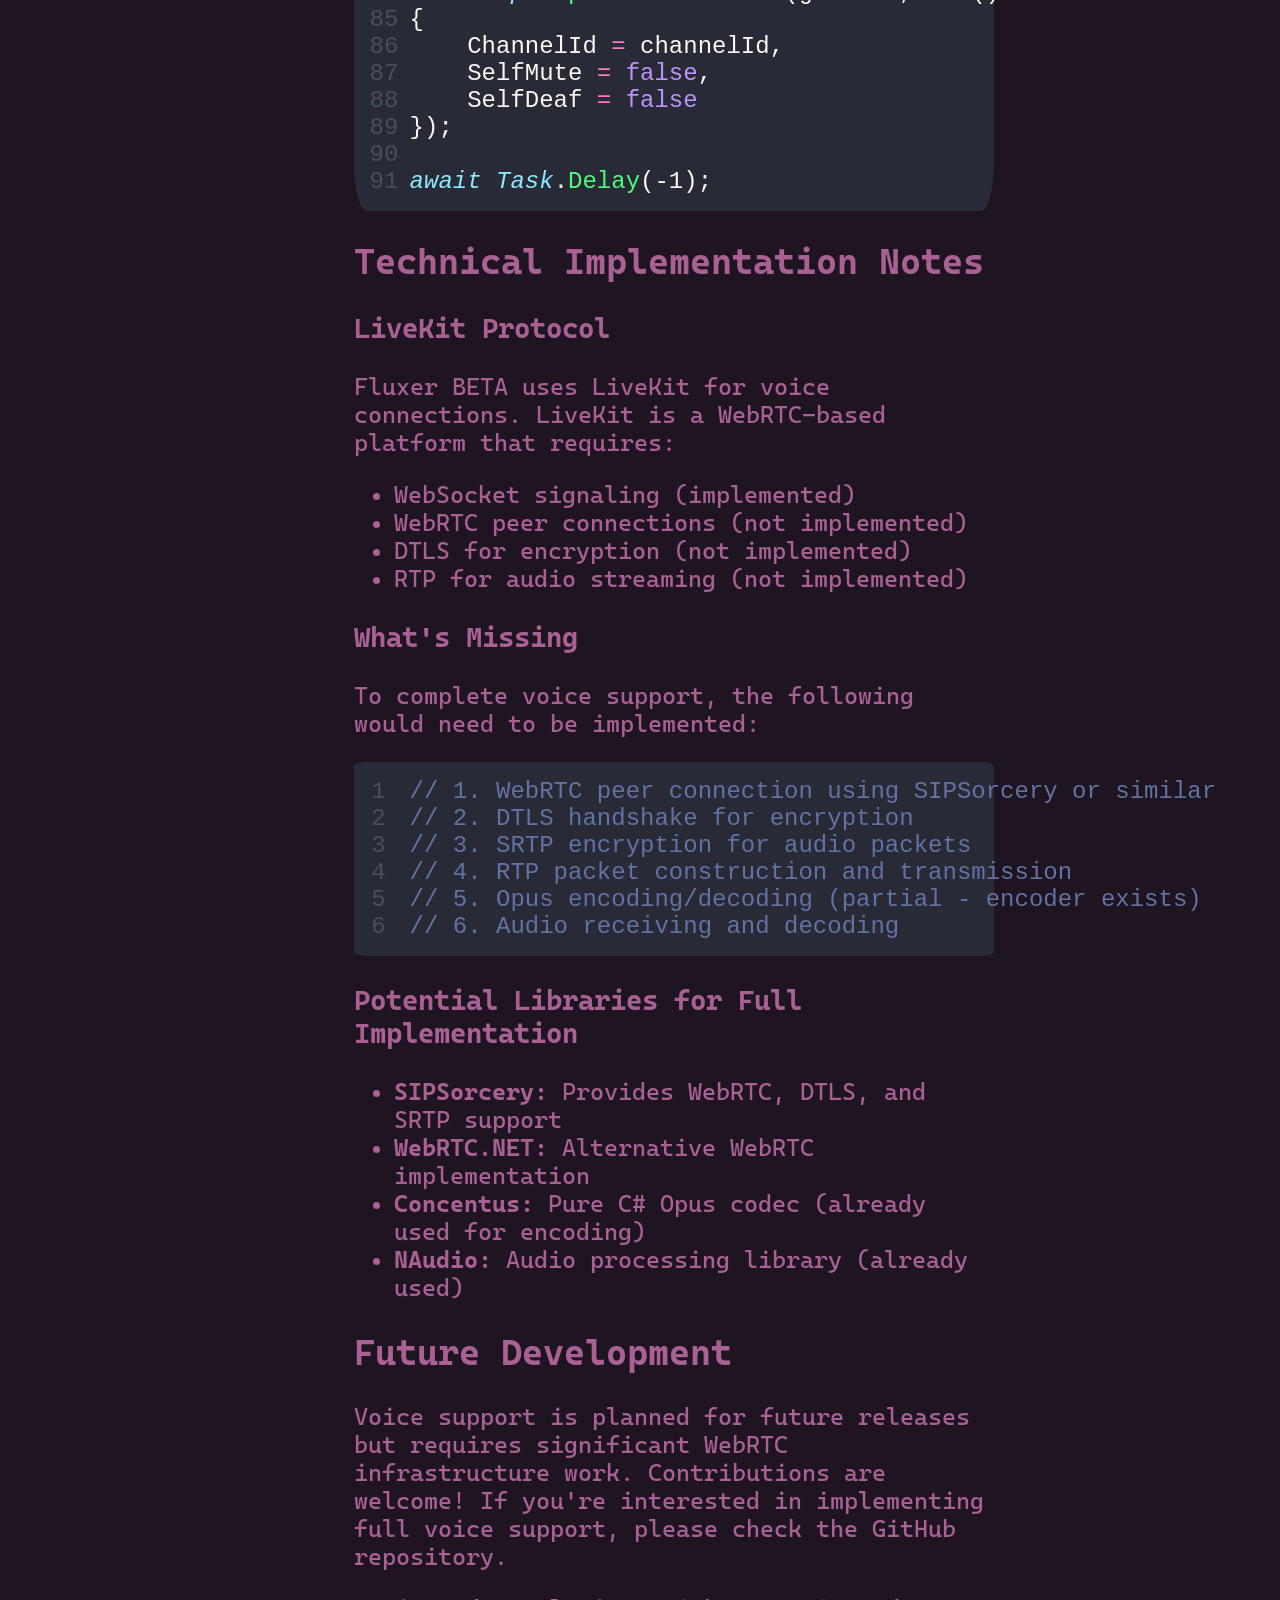
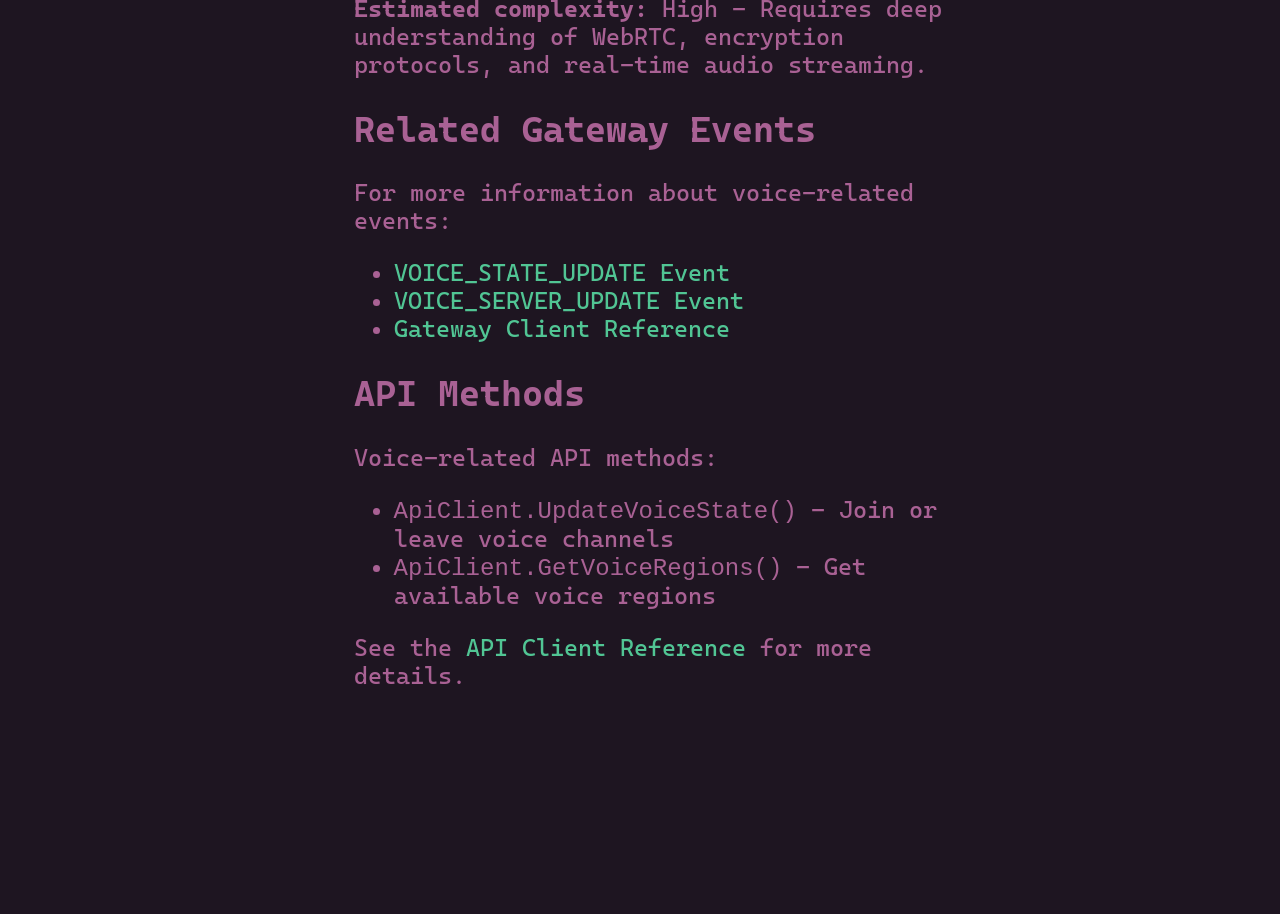
<file: guides/voice-client.html>
<!DOCTYPE html>
<head>
    <title>Voice Client (ALPHA) - Fluxer.Net Docs</title>
    <meta charset="utf-8" />
    <link rel="preload" as="style" href="/assets/defaults.css" />
    <link rel="stylesheet" href="/assets/defaults.css" />
    <link rel="icon" href="/assets/imgs/nexfinity.png" />
</head>

<body>
    <template id="select">about-header</template>
    <template id="content">
        <h1>Voice Client</h1>

        <div style="background-color: #ED4245; color: white; padding: 20px; border-radius: 8px; margin: 20px 0; border-left: 6px solid #a32d2f;">
            <h2 style="margin-top: 0; color: white;">⚠️ ALPHA WARNING - EXPERIMENTAL FEATURE</h2>
            <p style="margin-bottom: 0;"><strong>Voice support is in very early alpha testing and is NOT fully functional yet.</strong></p>
            <ul style="margin-bottom: 0;">
                <li>This implementation uses LiveKit (Fluxer BETA API protocol)</li>
                <li>Audio streaming requires WebRTC implementation which is <strong>not yet complete</strong></li>
                <li>The VoiceClient can connect but <strong>cannot send or receive audio</strong> at this time</li>
                <li>This API is subject to breaking changes without notice</li>
                <li>Do not use in production environments</li>
            </ul>
            <p style="margin-bottom: 0; margin-top: 15px;"><strong>Status:</strong> Connection and signaling work, but audio transmission requires additional WebRTC implementation using libraries like SIPSorcery.</p>
        </div>

        <p>The <code>VoiceClient</code> provides experimental support for connecting to Fluxer voice channels using LiveKit protocol. While basic connection is implemented, full audio streaming capabilities are not yet available.</p>

        <h2>What Currently Works</h2>
        <ul>
            <li>Connecting to LiveKit voice servers</li>
            <li>WebSocket signaling with the LiveKit server</li>
            <li>Joining voice rooms</li>
            <li>Receiving connection events</li>
        </ul>

        <h2>What Doesn't Work Yet</h2>
        <ul>
            <li>❌ Sending audio data</li>
            <li>❌ Receiving audio from other users</li>
            <li>❌ WebRTC peer connection establishment</li>
            <li>❌ DTLS/SRTP encryption for audio streams</li>
            <li>❌ RTP packet transmission</li>
        </ul>

        <h2>Prerequisites</h2>

        <p>Voice functionality requires additional NuGet packages (not included by default):</p>

        <pre><code class="language-sh">dotnet add package NAudio
dotnet add package Concentus  # For Opus encoding</code></pre>

        <h2>Basic Connection (Experimental)</h2>

        <h3>1. Listen for Voice Events</h3>
        <p>To connect to voice, you need to listen for the <code>VOICE_STATE_UPDATE</code> and <code>VOICE_SERVER_UPDATE</code> gateway events:</p>

        <pre><code class="language-cs">using Fluxer.Net;
using Fluxer.Net.Voice;
using Fluxer.Net.Gateway.Data;
using Serilog;

string? sessionId = null;
string? voiceToken = null;
string? endpoint = null;
ulong targetGuildId = YOUR_GUILD_ID;
ulong targetChannelId = YOUR_VOICE_CHANNEL_ID;

// Listen for voice state updates
gatewayClient.VoiceStateUpdate += (data) =>
{
    if (data.UserId == YOUR_BOT_USER_ID && data.GuildId == targetGuildId)
    {
        sessionId = data.SessionId;
        Log.Information("Voice state updated, session: {SessionId}", sessionId);
    }
};

// Listen for voice server updates
gatewayClient.VoiceServerUpdate += (data) =>
{
    if (data.GuildId == targetGuildId)
    {
        voiceToken = data.Token;
        endpoint = data.Endpoint;
        Log.Information("Voice server update: {Endpoint}", endpoint);

        // We now have all required info to connect
        if (sessionId != null && voiceToken != null && endpoint != null)
        {
            Task.Run(async () => await ConnectToVoice(
                endpoint, targetGuildId, YOUR_BOT_USER_ID, sessionId, voiceToken));
        }
    }
};</code></pre>

        <h3>2. Request to Join Voice Channel</h3>
        <p>Use the ApiClient to update your voice state and join a voice channel:</p>

        <pre><code class="language-cs">// Join a voice channel
await apiClient.UpdateVoiceState(targetGuildId, new()
{
    ChannelId = targetChannelId,
    SelfMute = false,
    SelfDeaf = false
});</code></pre>

        <h3>3. Connect to Voice Server (Experimental)</h3>

        <pre><code class="language-cs">async Task ConnectToVoice(string endpoint, ulong guildId, ulong userId,
                          string sessionId, string token)
{
    try
    {
        var voiceClient = new VoiceClient(
            endpoint: endpoint,
            guildId: guildId,
            userId: userId,
            sessionId: sessionId,
            token: token,
            logger: Log.Logger
        );

        voiceClient.OnReady += () =>
        {
            Log.Information("Voice client connected and ready!");
            // Note: You can't actually send audio yet
        };

        voiceClient.OnError += (ex) =>
        {
            Log.Error(ex, "Voice client error");
        };

        await voiceClient.ConnectAsync();

        Log.Information("Voice client connected to LiveKit server");

        // Keep the voice connection alive
        await Task.Delay(-1);
    }
    catch (Exception ex)
    {
        Log.Error(ex, "Failed to connect to voice");
    }
}</code></pre>

        <h2>Audio Playback (Not Functional)</h2>

        <p>The <code>AudioPlayer</code> class exists but cannot currently send audio due to missing WebRTC implementation:</p>

        <pre><code class="language-cs">// This code exists but DOES NOT WORK yet
var audioPlayer = new AudioPlayer(voiceClient, Log.Logger);

audioPlayer.OnPlaybackFinished += () =>
{
    Log.Information("Playback finished");
};

// This will NOT actually play audio - WebRTC implementation needed
await audioPlayer.PlayAsync("path/to/audio.mp3");</code></pre>

        <h2>Disconnecting from Voice</h2>

        <pre><code class="language-cs">// Disconnect from voice channel
await voiceClient.DisconnectAsync();

// Or leave via API
await apiClient.UpdateVoiceState(guildId, new()
{
    ChannelId = null  // null = leave voice
});</code></pre>

        <h2>Complete Example (Experimental)</h2>

        <pre><code class="language-cs">using Fluxer.Net;
using Fluxer.Net.Voice;
using Fluxer.Net.Gateway.Data;
using Serilog;

Log.Logger = new LoggerConfiguration()
    .MinimumLevel.Information()
    .WriteTo.Console()
    .CreateLogger();

const string token = "YOUR_TOKEN_HERE";
const ulong guildId = YOUR_GUILD_ID;
const ulong channelId = YOUR_VOICE_CHANNEL_ID;
ulong botUserId = 0;

var config = new FluxerConfig { Serilog = Log.Logger };
var api = new ApiClient(token, config);
var gateway = new GatewayClient(token, config);

string? sessionId = null;
string? voiceToken = null;
string? endpoint = null;
VoiceClient? voiceClient = null;

gateway.Ready += (data) =>
{
    botUserId = data.User.Id;
    Log.Information("Bot ready! User ID: {UserId}", botUserId);
};

gateway.VoiceStateUpdate += (data) =>
{
    if (data.UserId == botUserId && data.GuildId == guildId)
    {
        sessionId = data.SessionId;
        Log.Information("Got session ID: {SessionId}", sessionId);
        TryConnectVoice();
    }
};

gateway.VoiceServerUpdate += (data) =>
{
    if (data.GuildId == guildId)
    {
        voiceToken = data.Token;
        endpoint = data.Endpoint;
        Log.Information("Got voice server: {Endpoint}", endpoint);
        TryConnectVoice();
    }
};

void TryConnectVoice()
{
    if (sessionId != null && voiceToken != null && endpoint != null && botUserId != 0)
    {
        Task.Run(async () =>
        {
            voiceClient = new VoiceClient(endpoint, guildId, botUserId,
                                         sessionId, voiceToken, Log.Logger);

            voiceClient.OnReady += () =>
            {
                Log.Information("Voice connection established!");
            };

            voiceClient.OnError += (ex) =>
            {
                Log.Error(ex, "Voice error");
            };

            await voiceClient.ConnectAsync();
        });
    }
}

await gateway.ConnectAsync();
Log.Information("Connected to gateway");

// Wait a bit for READY event
await Task.Delay(3000);

// Request to join voice channel
Log.Information("Requesting to join voice channel...");
await api.UpdateVoiceState(guildId, new()
{
    ChannelId = channelId,
    SelfMute = false,
    SelfDeaf = false
});

await Task.Delay(-1);</code></pre>

        <h2>Technical Implementation Notes</h2>

        <h3>LiveKit Protocol</h3>
        <p>Fluxer BETA uses LiveKit for voice connections. LiveKit is a WebRTC-based platform that requires:</p>
        <ul>
            <li>WebSocket signaling (implemented)</li>
            <li>WebRTC peer connections (not implemented)</li>
            <li>DTLS for encryption (not implemented)</li>
            <li>RTP for audio streaming (not implemented)</li>
        </ul>

        <h3>What's Missing</h3>
        <p>To complete voice support, the following would need to be implemented:</p>
        <pre><code class="language-cs">// 1. WebRTC peer connection using SIPSorcery or similar
// 2. DTLS handshake for encryption
// 3. SRTP encryption for audio packets
// 4. RTP packet construction and transmission
// 5. Opus encoding/decoding (partial - encoder exists)
// 6. Audio receiving and decoding</code></pre>

        <h3>Potential Libraries for Full Implementation</h3>
        <ul>
            <li><strong>SIPSorcery:</strong> Provides WebRTC, DTLS, and SRTP support</li>
            <li><strong>WebRTC.NET:</strong> Alternative WebRTC implementation</li>
            <li><strong>Concentus:</strong> Pure C# Opus codec (already used for encoding)</li>
            <li><strong>NAudio:</strong> Audio processing library (already used)</li>
        </ul>

        <h2>Future Development</h2>

        <p>Voice support is planned for future releases but requires significant WebRTC infrastructure work. Contributions are welcome! If you're interested in implementing full voice support, please check the GitHub repository.</p>

        <p><strong>Estimated complexity:</strong> High - Requires deep understanding of WebRTC, encryption protocols, and real-time audio streaming.</p>

        <h2>Related Gateway Events</h2>

        <p>For more information about voice-related events:</p>
        <ul>
            <li><a href="/guides/events.html#voice-events">VOICE_STATE_UPDATE Event</a></li>
            <li><a href="/guides/events.html#voice-events">VOICE_SERVER_UPDATE Event</a></li>
            <li><a href="/guides/gateway-client.html">Gateway Client Reference</a></li>
        </ul>

        <h2>API Methods</h2>

        <p>Voice-related API methods:</p>
        <ul>
            <li><code>ApiClient.UpdateVoiceState()</code> - Join or leave voice channels</li>
            <li><code>ApiClient.GetVoiceRegions()</code> - Get available voice regions</li>
        </ul>

        <p>See the <a href="/guides/api-client.html">API Client Reference</a> for more details.</p>

    </template>
    <script src="/assets/scripts/loader.js"></script>

    <script src="/assets/ext/shikijs/dist/index.unpkg.iife.js"></script>
    <script>
        shiki.setCDN("/assets/ext/shikijs");

        shiki.loadTheme('themes/dracula.json').then(theme =>
            shiki.getHighlighter({theme: theme, langs: ['cs', 'sh']}).then(hl => {
                document.querySelectorAll('pre code').forEach(block => {
                    const lang = block.className.replace('language-', '');
                    const highlighted = hl.codeToHtml(block.textContent, { lang: lang });
                    block.parentElement.outerHTML = highlighted;
                });
            })
        );
    </script>
</body>
</file>
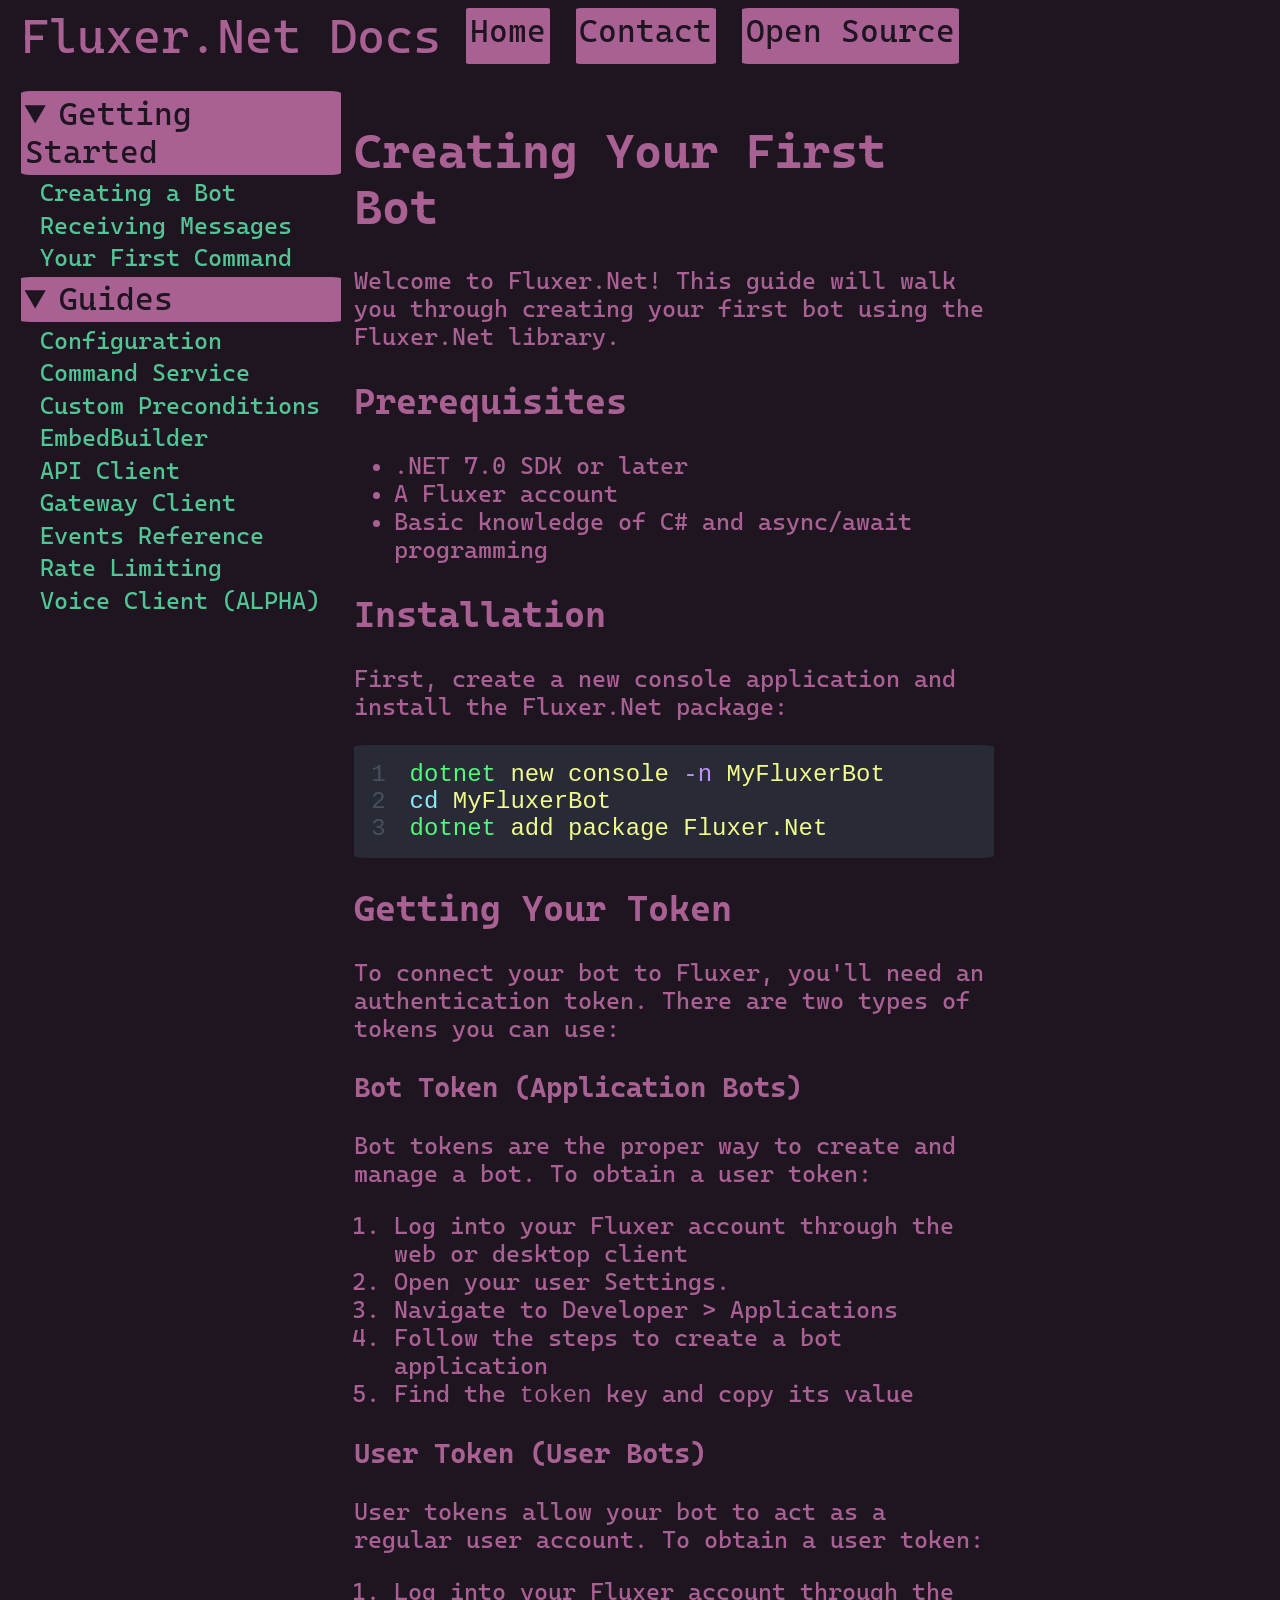
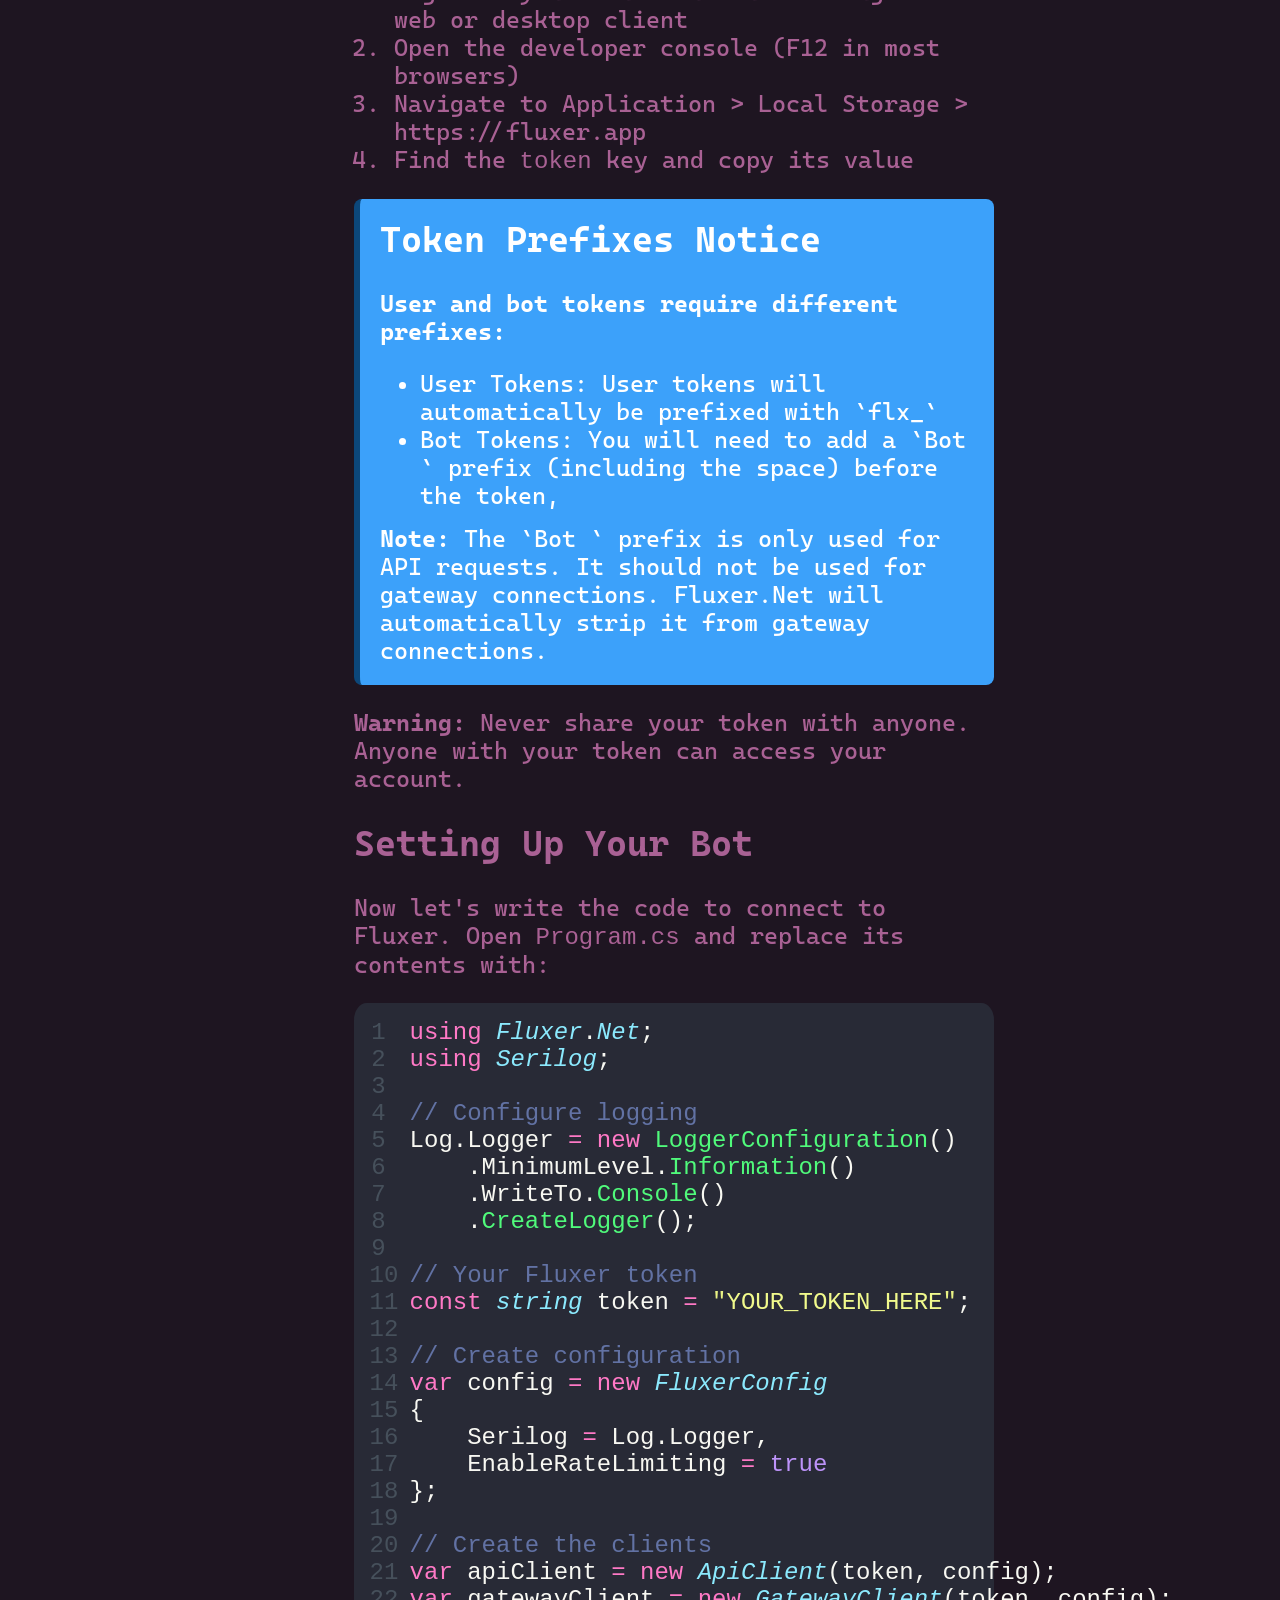
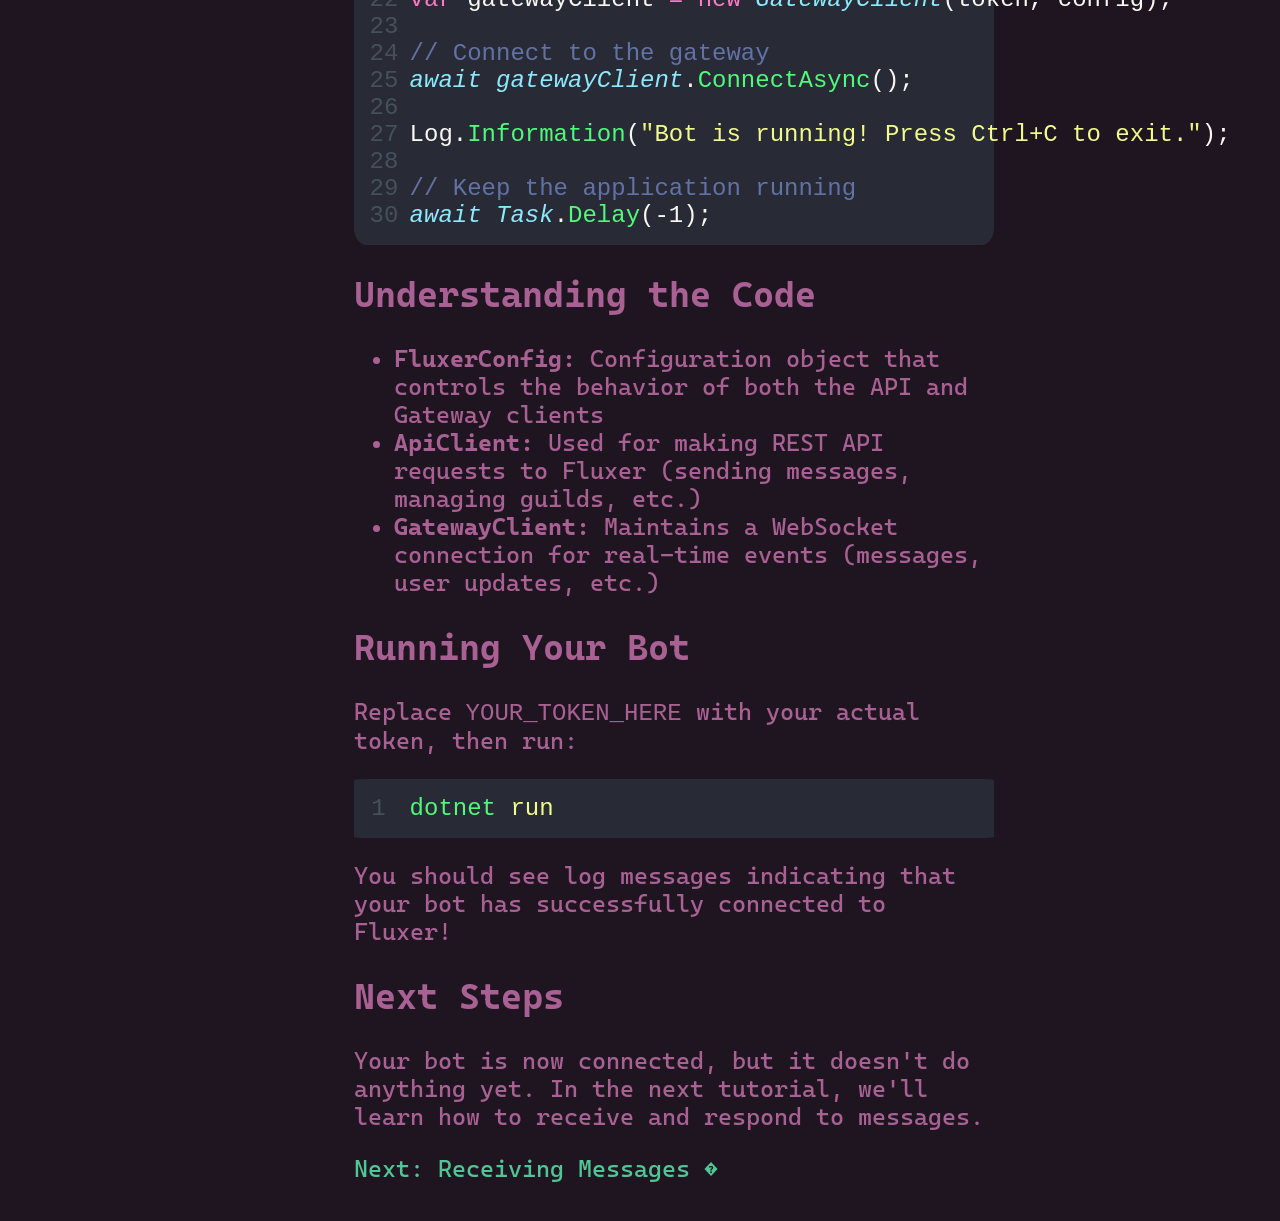
<file: tutorials/first-bot/1.create.html>
<!DOCTYPE html>
<head>
    <title>Creating Your First Bot - Fluxer.Net Docs</title>
    <meta charset="utf-8" />
    <link rel="preload" as="style" href="/assets/defaults.css" />
    <link rel="stylesheet" href="/assets/defaults.css" />
    <link rel="icon" href="/assets/imgs/nexfinity.png" />
</head>

<body>
    <template id="select">tutorial-fb-title tutorial-fb-create</template>
    <template id="content">
        <h1>Creating Your First Bot</h1>

        <p>Welcome to Fluxer.Net! This guide will walk you through creating your first bot using the Fluxer.Net library.</p>

        <h2>Prerequisites</h2>
        <ul>
            <li>.NET 7.0 SDK or later</li>
            <li>A Fluxer account</li>
            <li>Basic knowledge of C# and async/await programming</li>
        </ul>

        <h2>Installation</h2>
        <p>First, create a new console application and install the Fluxer.Net package:</p>

        <pre><code class="language-sh">dotnet new console -n MyFluxerBot
cd MyFluxerBot
dotnet add package Fluxer.Net</code></pre>

        <h2>Getting Your Token</h2>
        <p>To connect your bot to Fluxer, you'll need an authentication token. There are two types of tokens you can use:</p>

        <h3>Bot Token (Application Bots)</h3>
        <p>Bot tokens are the proper way to create and manage a bot. To obtain a user token:</p>
        <ol>
            <li>Log into your Fluxer account through the web or desktop client</li>
            <li>Open your user Settings.</li>
            <li>Navigate to Developer > Applications</li>
            <li>Follow the steps to create a bot application</li>
            <li>Find the <code>token</code> key and copy its value</li>
        </ol>

        <h3>User Token (User Bots)</h3>
        <p>User tokens allow your bot to act as a regular user account. To obtain a user token:</p>
        <ol>
            <li>Log into your Fluxer account through the web or desktop client</li>
            <li>Open the developer console (F12 in most browsers)</li>
            <li>Navigate to Application > Local Storage > https://fluxer.app</li>
            <li>Find the <code>token</code> key and copy its value</li>
        </ol>

        <div style="background-color: #3ca1fa; color: white; padding: 20px; border-radius: 8px; margin: 20px 0; border-left: 6px solid #0c477a;">
            <h2 style="margin-top: 0; color: white;">Token Prefixes Notice</h2>
            <p style="margin-bottom: 0;"><strong>User and bot tokens require different prefixes:</strong></p>
            <ul style="margin-bottom: 0;">
                <li>User Tokens: User tokens will automatically be prefixed with `flx_`</li>
                <li>Bot Tokens: You will need to add a `Bot ` prefix (including the space) before the token,</strong></li>
            </ul>
            <p style="margin-bottom: 0; margin-top: 15px;"><strong>Note:</strong> The `Bot ` prefix is only used for API requests. It should not be used for gateway connections. Fluxer.Net will automatically strip it from gateway connections.</p>
        </div>

        <p><strong>Warning:</strong> Never share your token with anyone. Anyone with your token can access your account.</p>

        <h2>Setting Up Your Bot</h2>
        <p>Now let's write the code to connect to Fluxer. Open <code>Program.cs</code> and replace its contents with:</p>

        <pre><code class="language-cs">using Fluxer.Net;
using Serilog;

// Configure logging
Log.Logger = new LoggerConfiguration()
    .MinimumLevel.Information()
    .WriteTo.Console()
    .CreateLogger();

// Your Fluxer token
const string token = "YOUR_TOKEN_HERE";

// Create configuration
var config = new FluxerConfig
{
    Serilog = Log.Logger,
    EnableRateLimiting = true
};

// Create the clients
var apiClient = new ApiClient(token, config);
var gatewayClient = new GatewayClient(token, config);

// Connect to the gateway
await gatewayClient.ConnectAsync();

Log.Information("Bot is running! Press Ctrl+C to exit.");

// Keep the application running
await Task.Delay(-1);</code></pre>

        <h2>Understanding the Code</h2>
        <ul>
            <li><strong>FluxerConfig:</strong> Configuration object that controls the behavior of both the API and Gateway clients</li>
            <li><strong>ApiClient:</strong> Used for making REST API requests to Fluxer (sending messages, managing guilds, etc.)</li>
            <li><strong>GatewayClient:</strong> Maintains a WebSocket connection for real-time events (messages, user updates, etc.)</li>
        </ul>

        <h2>Running Your Bot</h2>
        <p>Replace <code>YOUR_TOKEN_HERE</code> with your actual token, then run:</p>

        <pre><code class="language-sh">dotnet run</code></pre>

        <p>You should see log messages indicating that your bot has successfully connected to Fluxer!</p>

        <h2>Next Steps</h2>
        <p>Your bot is now connected, but it doesn't do anything yet. In the next tutorial, we'll learn how to receive and respond to messages.</p>

        <div class="navigation">
            <a href="/tutorials/first-bot/2.messages.html" class="next-link">Next: Receiving Messages �</a>
        </div>
    </template>
    <script src="/assets/scripts/loader.js"></script>

    <script src="/assets/ext/shikijs/dist/index.unpkg.iife.js"></script>
    <script>
        shiki.setCDN("/assets/ext/shikijs");

        shiki.loadTheme('themes/dracula.json').then(theme =>
            shiki.getHighlighter({theme: theme, langs: ['cs', 'sh']}).then(hl => {
                document.querySelectorAll('pre code').forEach(block => {
                    const lang = block.className.replace('language-', '');
                    const highlighted = hl.codeToHtml(block.textContent, { lang: lang });
                    block.parentElement.outerHTML = highlighted;
                });
            })
        );
    </script>
</body>
</file>
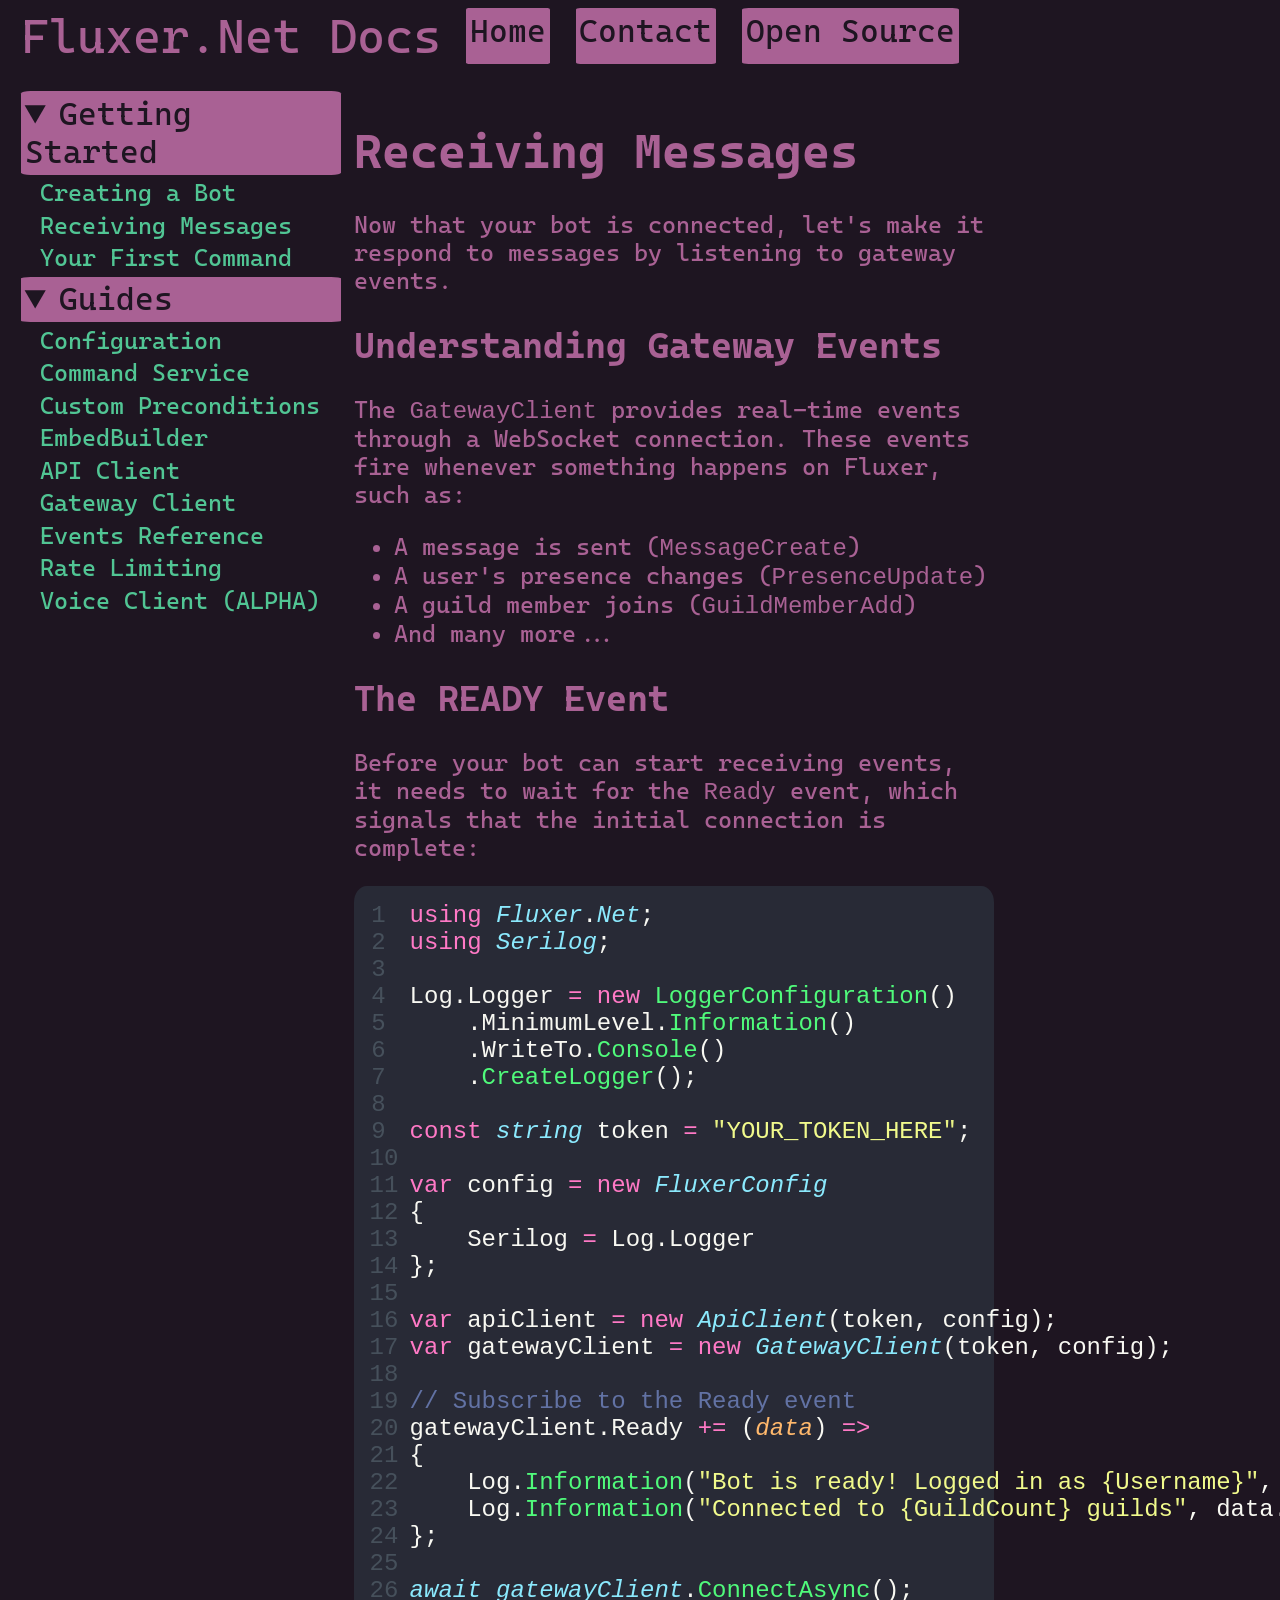
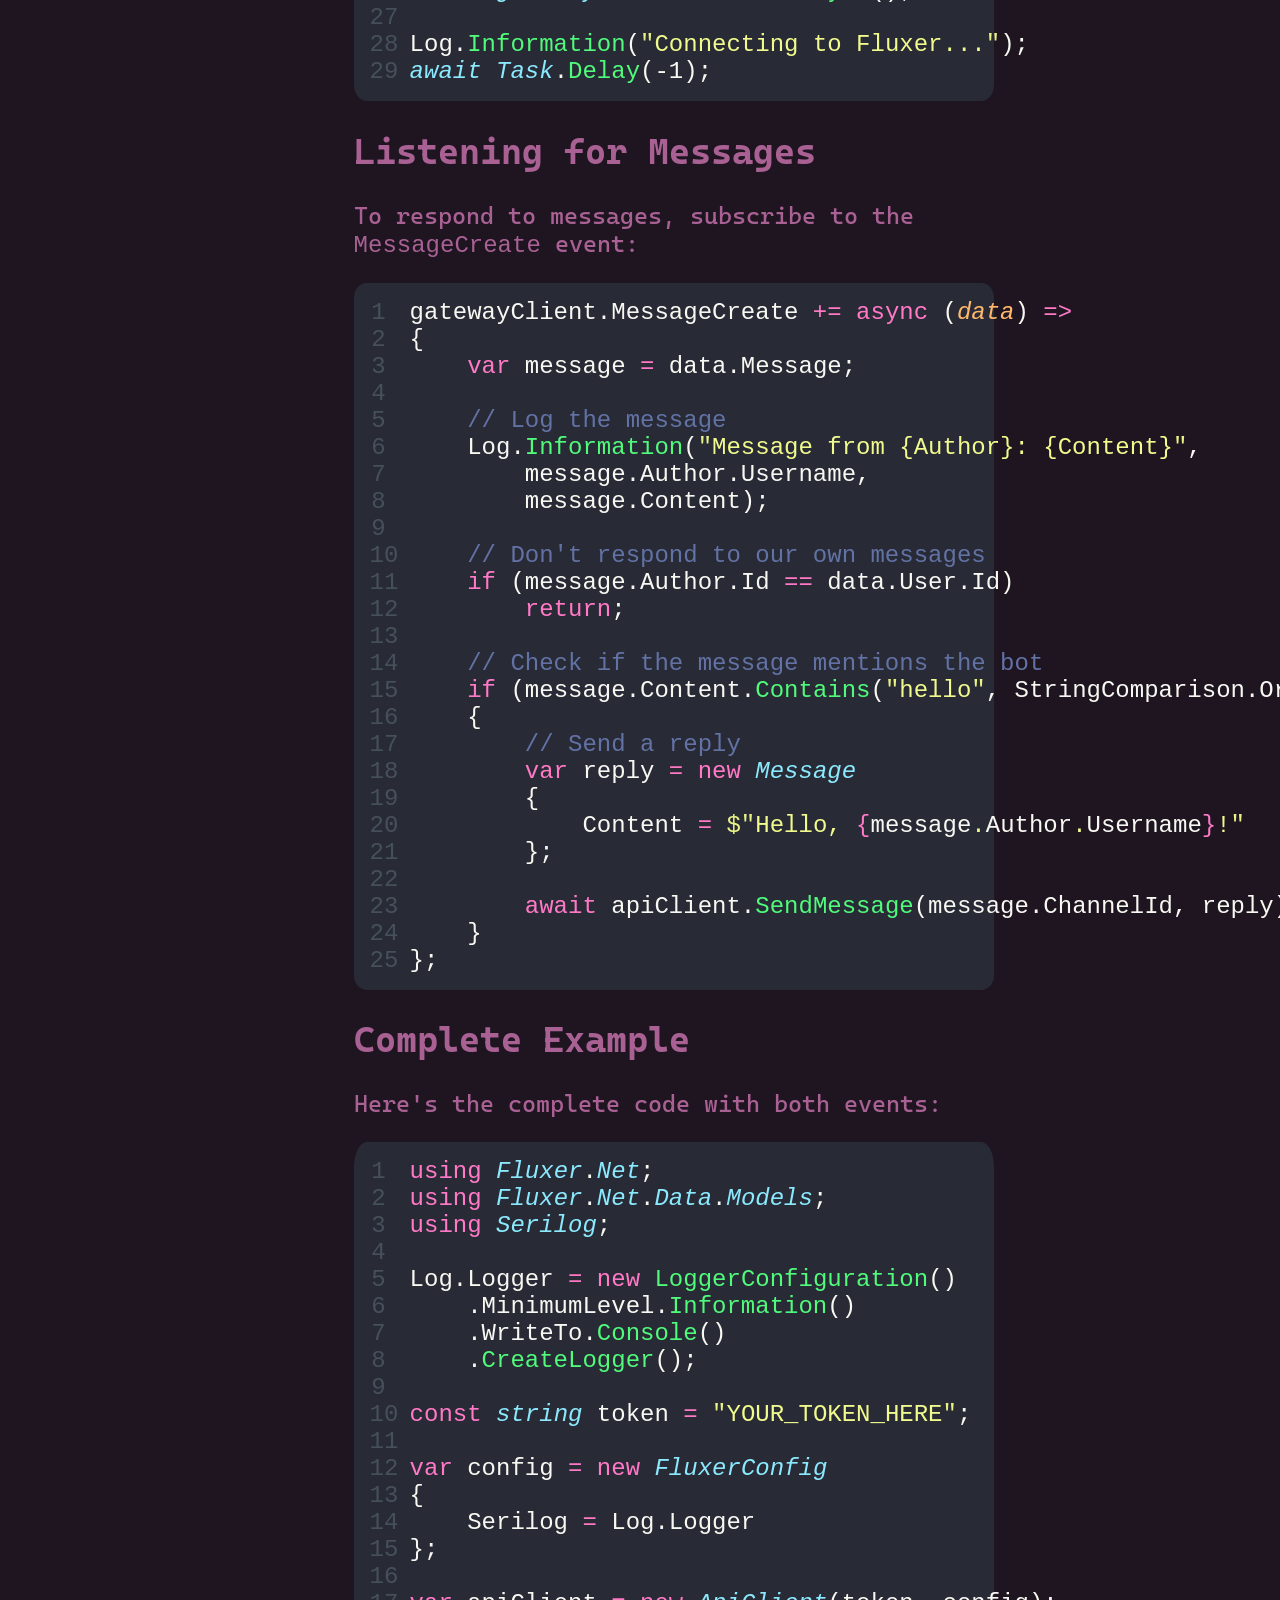
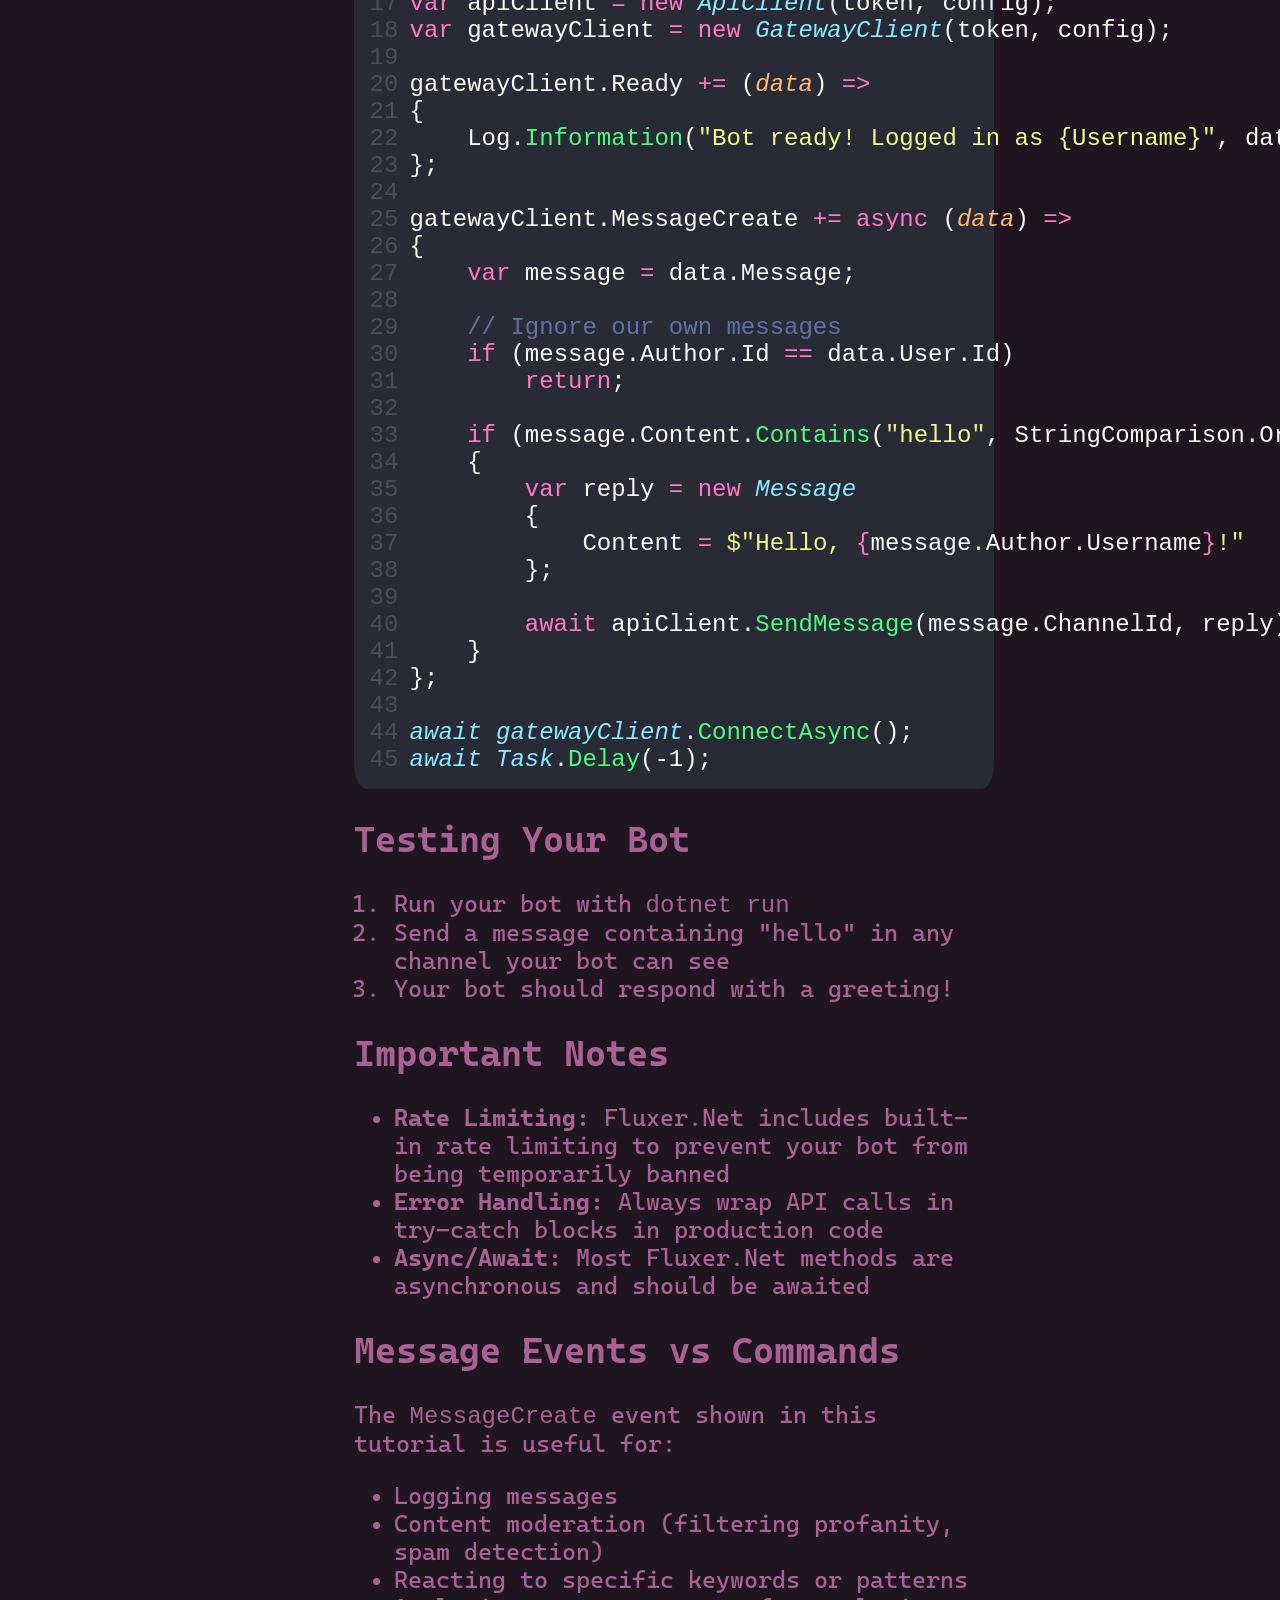
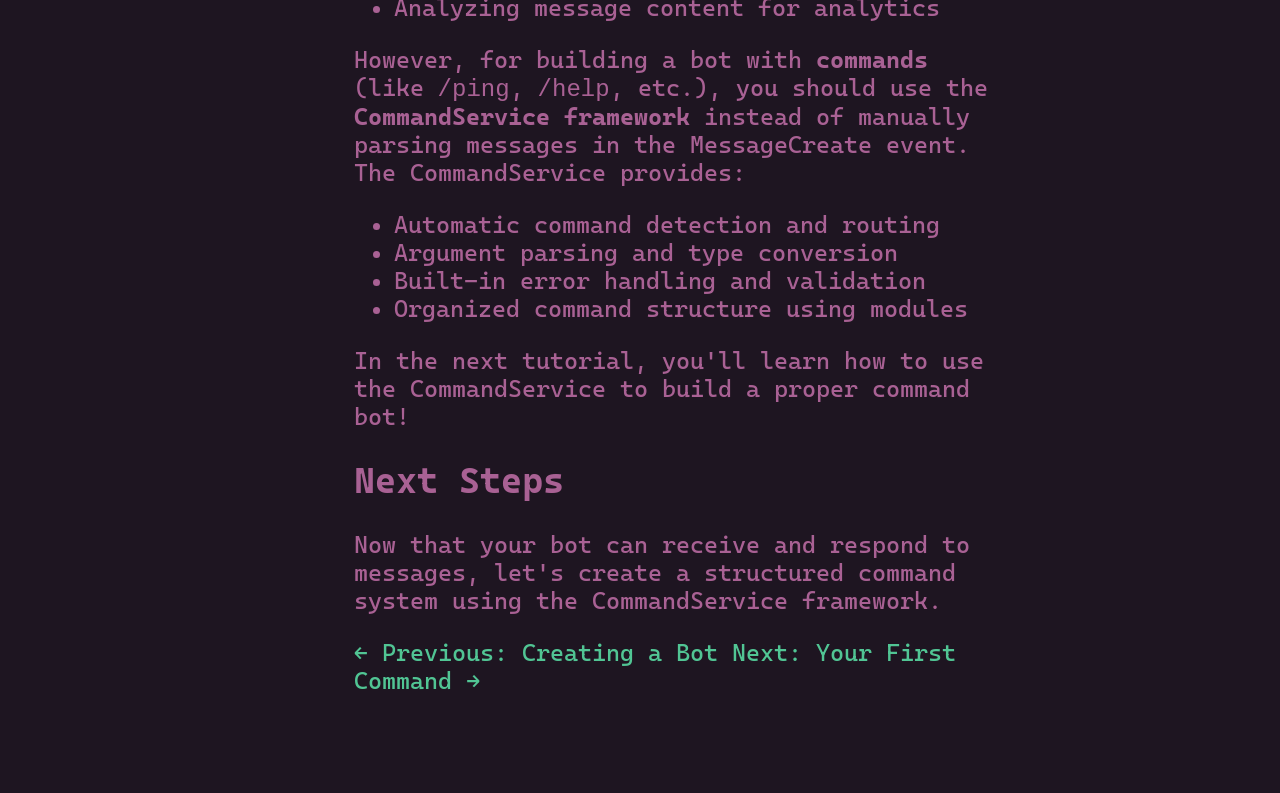
<file: tutorials/first-bot/2.messages.html>
<!DOCTYPE html>
<head>
    <title>Receiving Messages - Fluxer.Net Docs</title>
    <meta charset="utf-8" />
    <link rel="preload" as="style" href="/assets/defaults.css" />
    <link rel="stylesheet" href="/assets/defaults.css" />
    <link rel="icon" href="/assets/imgs/nexfinity.png" />
</head>

<body>
    <template id="select">tutorial-fb-title tutorial-fb-message</template>
    <template id="content">
        <h1>Receiving Messages</h1>

        <p>Now that your bot is connected, let's make it respond to messages by listening to gateway events.</p>

        <h2>Understanding Gateway Events</h2>
        <p>The <code>GatewayClient</code> provides real-time events through a WebSocket connection. These events fire whenever something happens on Fluxer, such as:</p>
        <ul>
            <li>A message is sent (<code>MessageCreate</code>)</li>
            <li>A user's presence changes (<code>PresenceUpdate</code>)</li>
            <li>A guild member joins (<code>GuildMemberAdd</code>)</li>
            <li>And many more...</li>
        </ul>

        <h2>The READY Event</h2>
        <p>Before your bot can start receiving events, it needs to wait for the <code>Ready</code> event, which signals that the initial connection is complete:</p>

        <pre><code class="language-cs">using Fluxer.Net;
using Serilog;

Log.Logger = new LoggerConfiguration()
    .MinimumLevel.Information()
    .WriteTo.Console()
    .CreateLogger();

const string token = "YOUR_TOKEN_HERE";

var config = new FluxerConfig
{
    Serilog = Log.Logger
};

var apiClient = new ApiClient(token, config);
var gatewayClient = new GatewayClient(token, config);

// Subscribe to the Ready event
gatewayClient.Ready += (data) =>
{
    Log.Information("Bot is ready! Logged in as {Username}", data.User.Username);
    Log.Information("Connected to {GuildCount} guilds", data.Guilds.Count);
};

await gatewayClient.ConnectAsync();

Log.Information("Connecting to Fluxer...");
await Task.Delay(-1);</code></pre>

        <h2>Listening for Messages</h2>
        <p>To respond to messages, subscribe to the <code>MessageCreate</code> event:</p>

        <pre><code class="language-cs">gatewayClient.MessageCreate += async (data) =>
{
    var message = data.Message;

    // Log the message
    Log.Information("Message from {Author}: {Content}",
        message.Author.Username,
        message.Content);

    // Don't respond to our own messages
    if (message.Author.Id == data.User.Id)
        return;

    // Check if the message mentions the bot
    if (message.Content.Contains("hello", StringComparison.OrdinalIgnoreCase))
    {
        // Send a reply
        var reply = new Message
        {
            Content = $"Hello, {message.Author.Username}!"
        };

        await apiClient.SendMessage(message.ChannelId, reply);
    }
};</code></pre>

        <h2>Complete Example</h2>
        <p>Here's the complete code with both events:</p>

        <pre><code class="language-cs">using Fluxer.Net;
using Fluxer.Net.Data.Models;
using Serilog;

Log.Logger = new LoggerConfiguration()
    .MinimumLevel.Information()
    .WriteTo.Console()
    .CreateLogger();

const string token = "YOUR_TOKEN_HERE";

var config = new FluxerConfig
{
    Serilog = Log.Logger
};

var apiClient = new ApiClient(token, config);
var gatewayClient = new GatewayClient(token, config);

gatewayClient.Ready += (data) =>
{
    Log.Information("Bot ready! Logged in as {Username}", data.User.Username);
};

gatewayClient.MessageCreate += async (data) =>
{
    var message = data.Message;

    // Ignore our own messages
    if (message.Author.Id == data.User.Id)
        return;

    if (message.Content.Contains("hello", StringComparison.OrdinalIgnoreCase))
    {
        var reply = new Message
        {
            Content = $"Hello, {message.Author.Username}!"
        };

        await apiClient.SendMessage(message.ChannelId, reply);
    }
};

await gatewayClient.ConnectAsync();
await Task.Delay(-1);</code></pre>

        <h2>Testing Your Bot</h2>
        <ol>
            <li>Run your bot with <code>dotnet run</code></li>
            <li>Send a message containing "hello" in any channel your bot can see</li>
            <li>Your bot should respond with a greeting!</li>
        </ol>

        <h2>Important Notes</h2>
        <ul>
            <li><strong>Rate Limiting:</strong> Fluxer.Net includes built-in rate limiting to prevent your bot from being temporarily banned</li>
            <li><strong>Error Handling:</strong> Always wrap API calls in try-catch blocks in production code</li>
            <li><strong>Async/Await:</strong> Most Fluxer.Net methods are asynchronous and should be awaited</li>
        </ul>

        <h2>Message Events vs Commands</h2>
        <p>The <code>MessageCreate</code> event shown in this tutorial is useful for:</p>
        <ul>
            <li>Logging messages</li>
            <li>Content moderation (filtering profanity, spam detection)</li>
            <li>Reacting to specific keywords or patterns</li>
            <li>Analyzing message content for analytics</li>
        </ul>

        <p>However, for building a bot with <strong>commands</strong> (like <code>/ping</code>, <code>/help</code>, etc.), you should use the <strong>CommandService framework</strong> instead of manually parsing messages in the MessageCreate event. The CommandService provides:</p>
        <ul>
            <li>Automatic command detection and routing</li>
            <li>Argument parsing and type conversion</li>
            <li>Built-in error handling and validation</li>
            <li>Organized command structure using modules</li>
        </ul>

        <p>In the next tutorial, you'll learn how to use the CommandService to build a proper command bot!</p>

        <h2>Next Steps</h2>
        <p>Now that your bot can receive and respond to messages, let's create a structured command system using the CommandService framework.</p>

        <div class="navigation">
            <a href="/tutorials/first-bot/1.create.html" class="prev-link">← Previous: Creating a Bot</a>
            <a href="/tutorials/first-bot/3.commands.html" class="next-link">Next: Your First Command →</a>
        </div>
    </template>
    <script src="/assets/scripts/loader.js"></script>

    <script src="/assets/ext/shikijs/dist/index.unpkg.iife.js"></script>
    <script>
        shiki.setCDN("/assets/ext/shikijs");

        shiki.loadTheme('themes/dracula.json').then(theme =>
            shiki.getHighlighter({theme: theme, langs: ['cs', 'sh']}).then(hl => {
                document.querySelectorAll('pre code').forEach(block => {
                    const lang = block.className.replace('language-', '');
                    const highlighted = hl.codeToHtml(block.textContent, { lang: lang });
                    block.parentElement.outerHTML = highlighted;
                });
            })
        );
    </script>
</body>
</file>
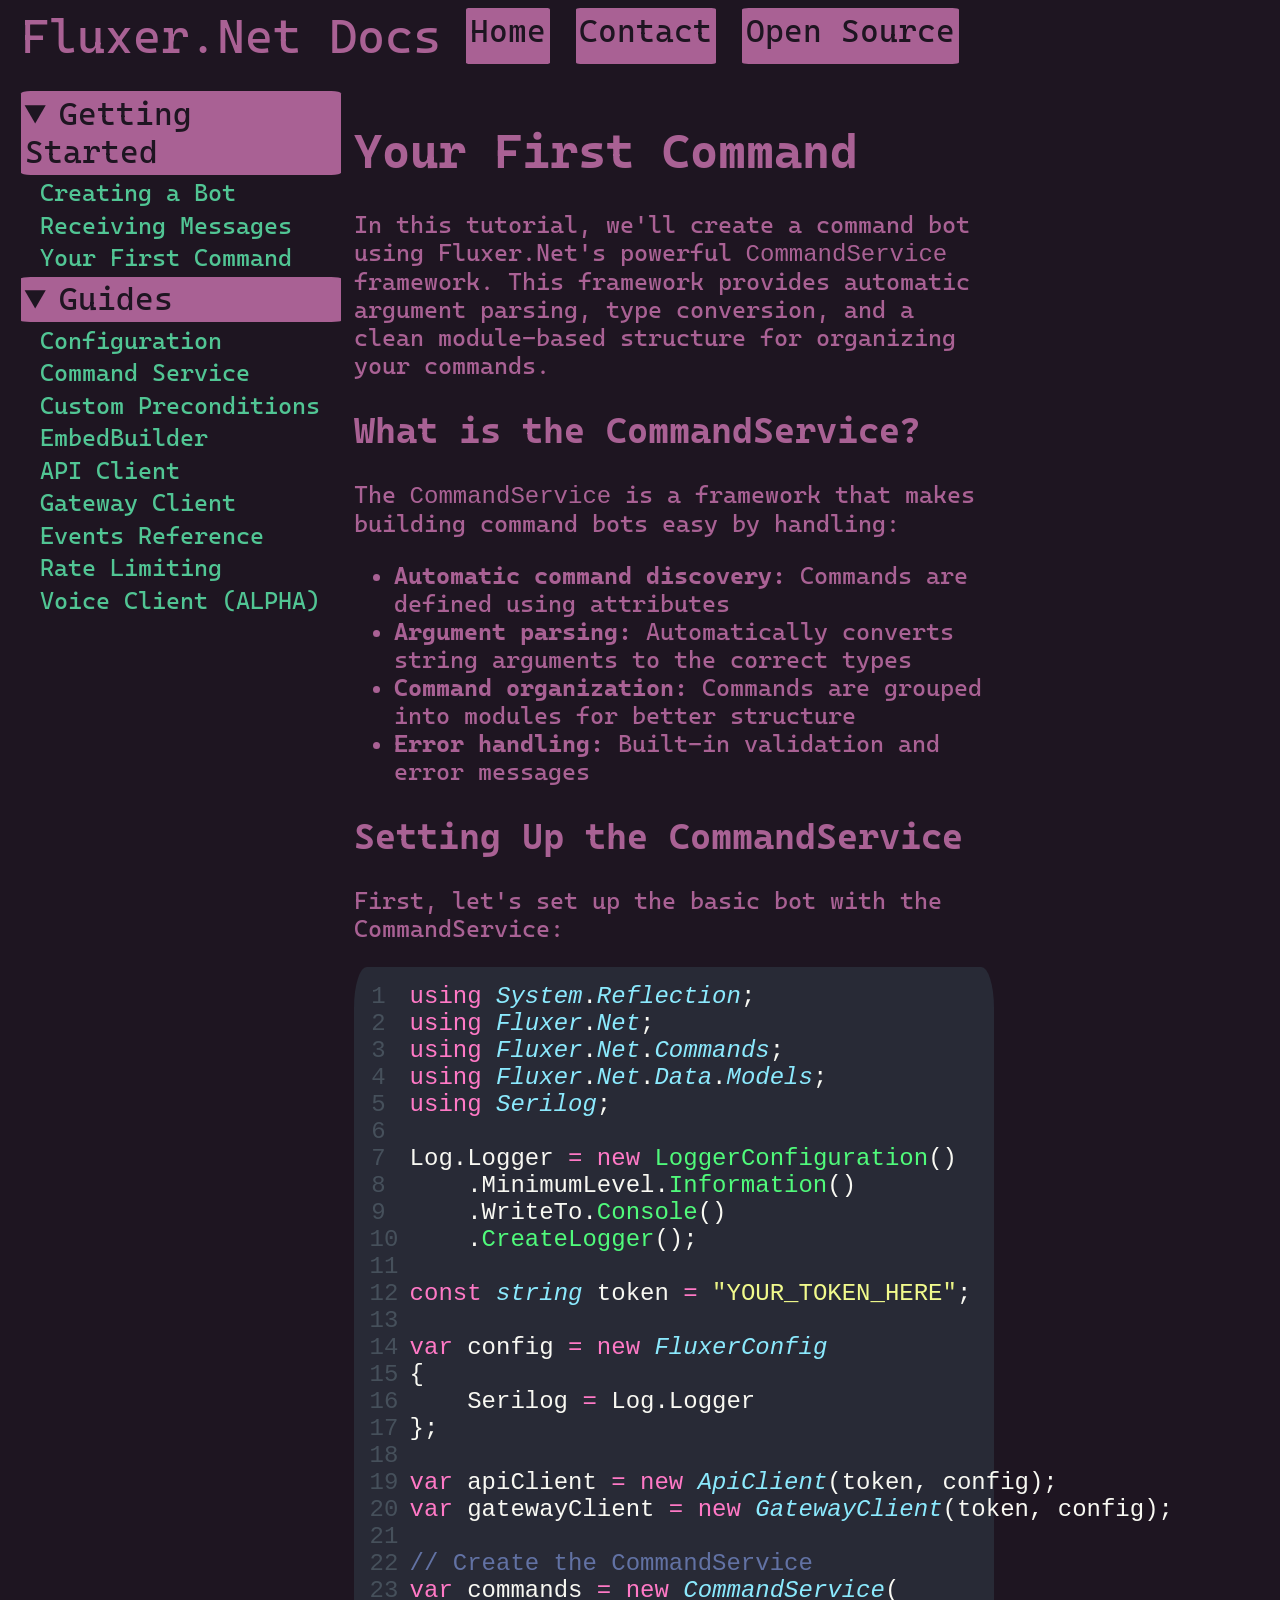
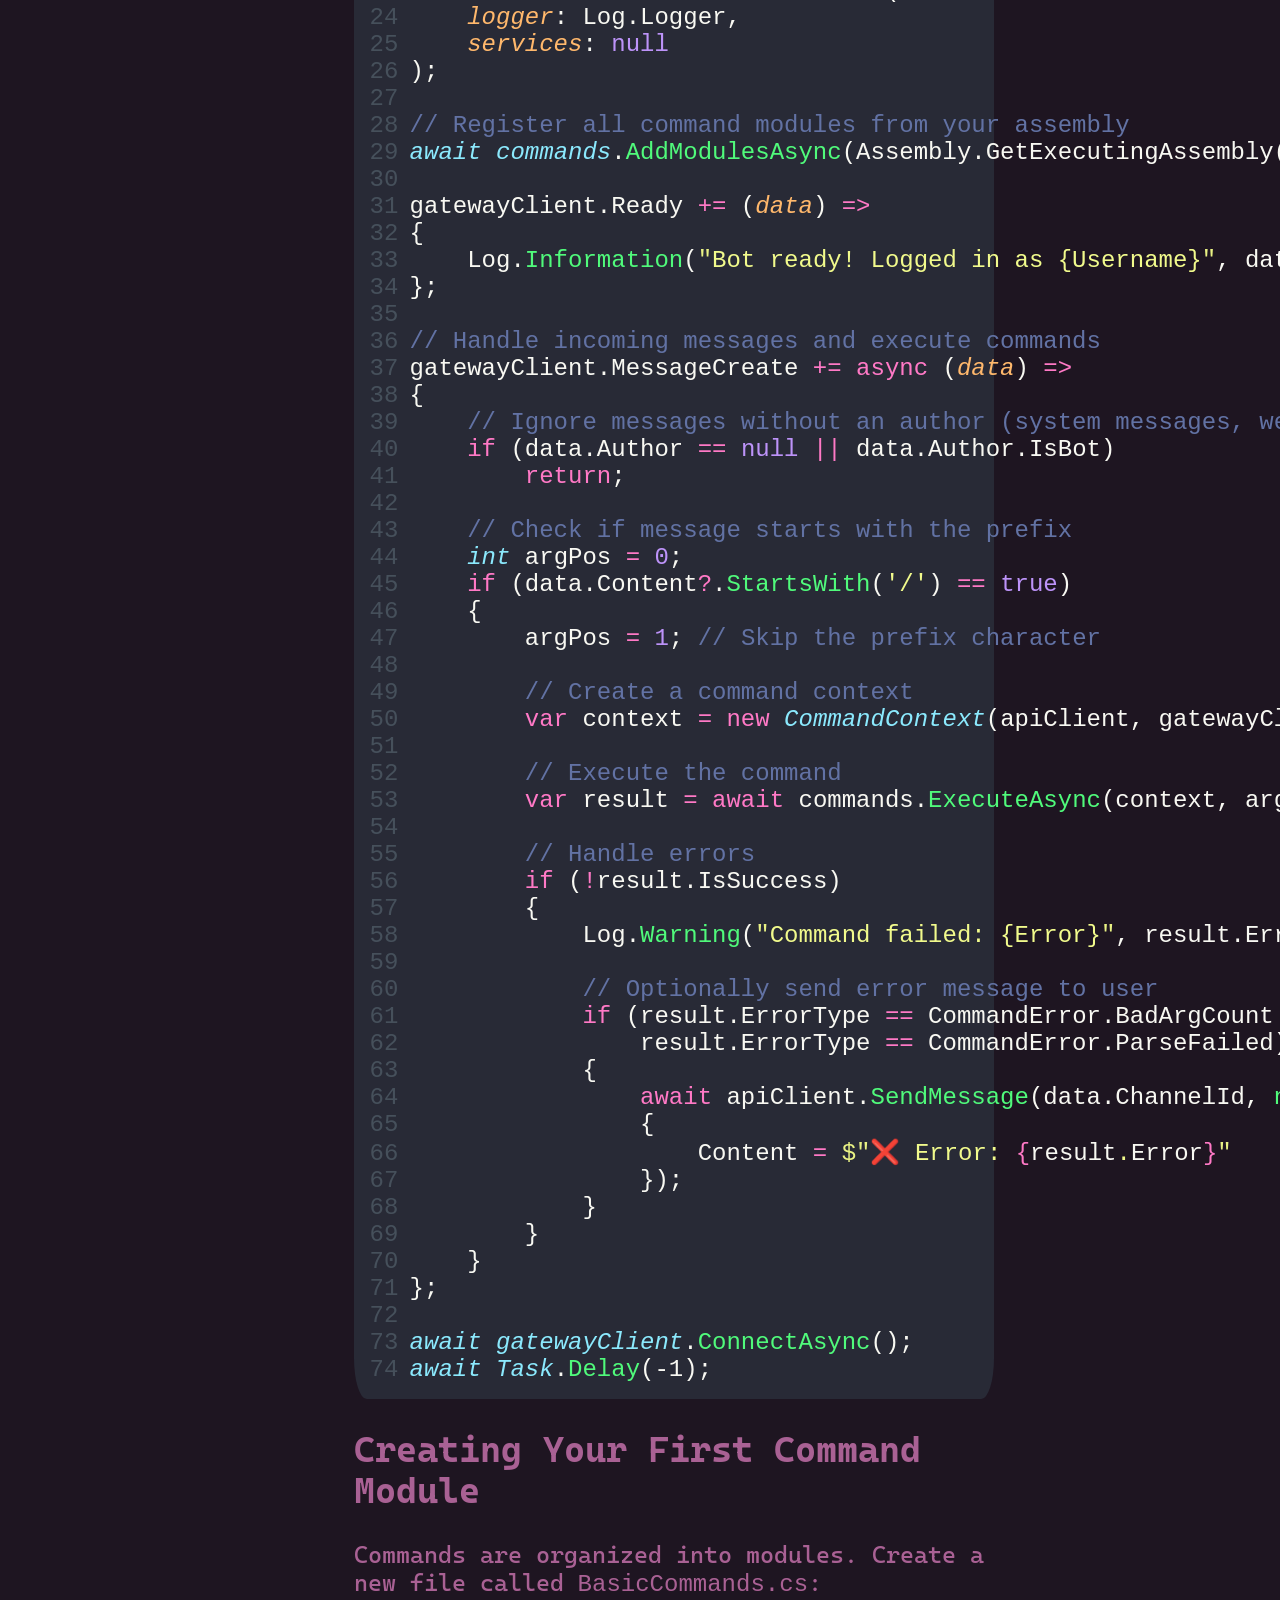
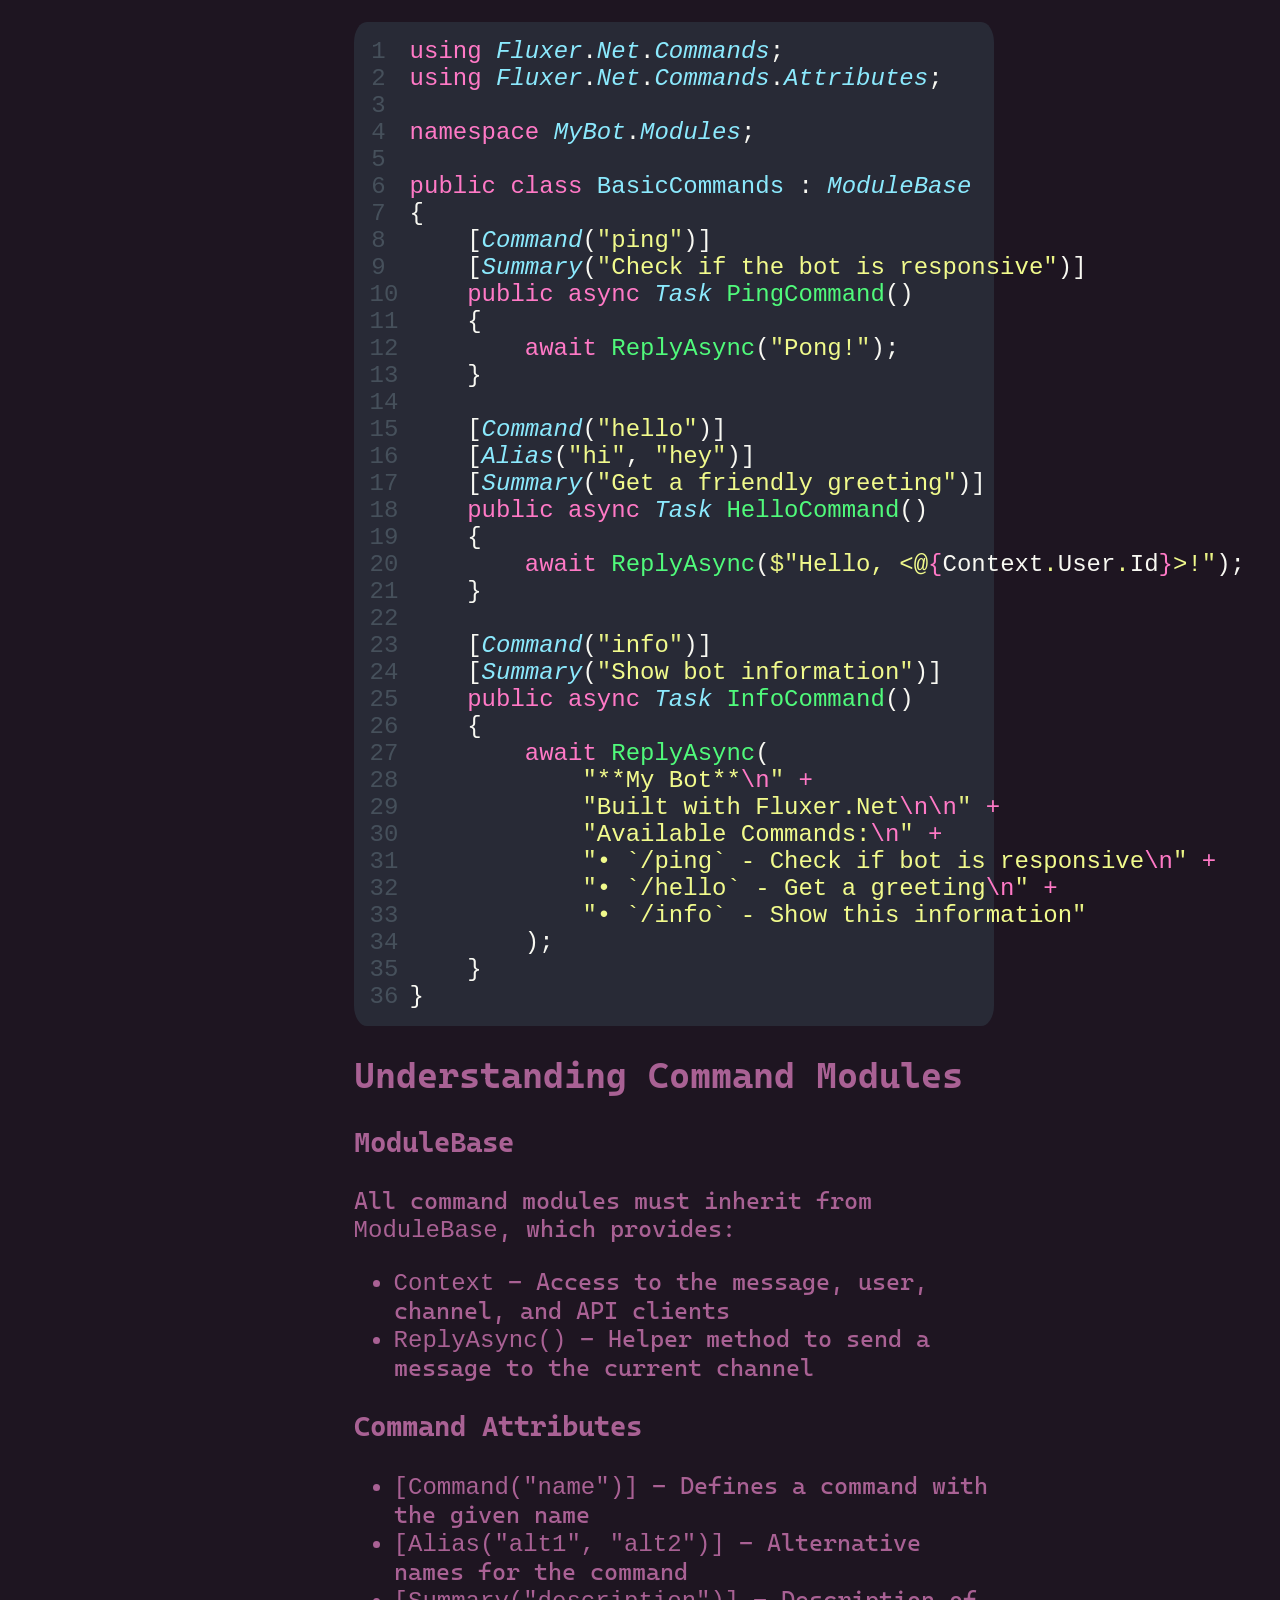
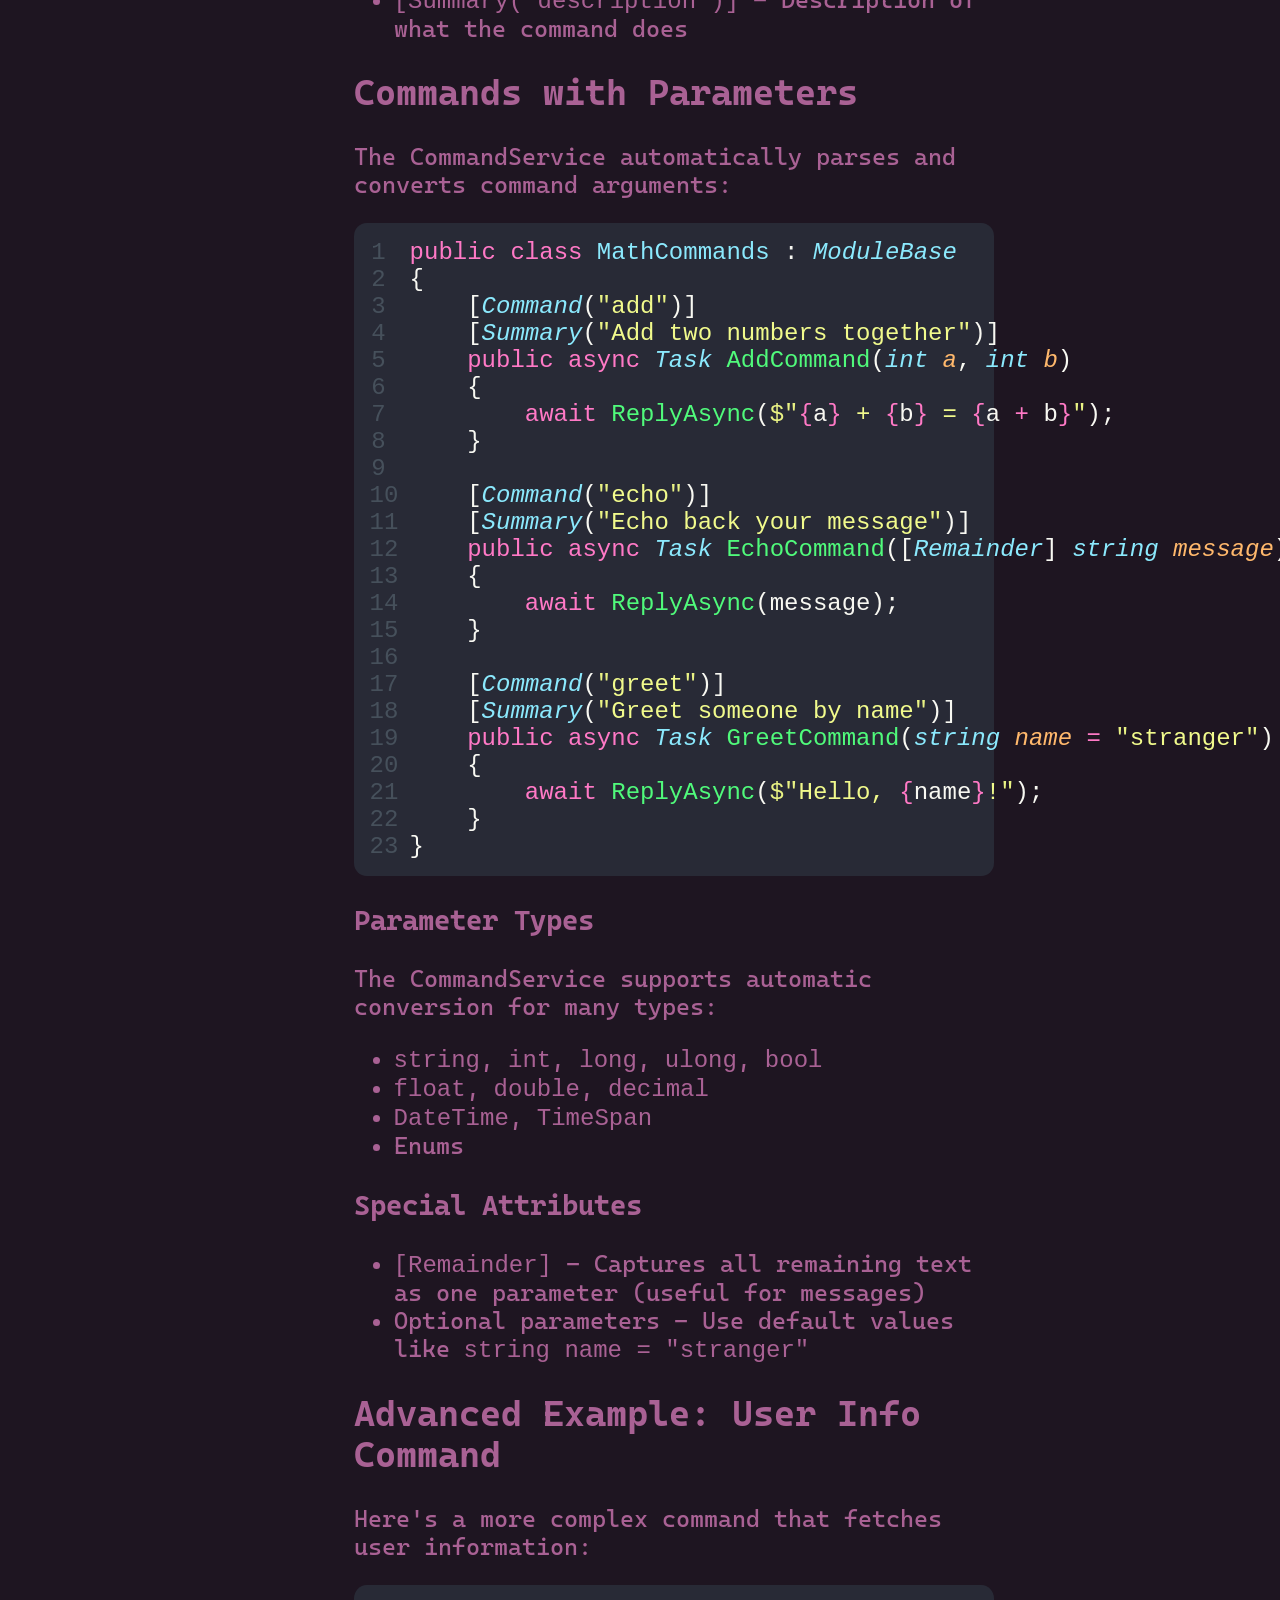
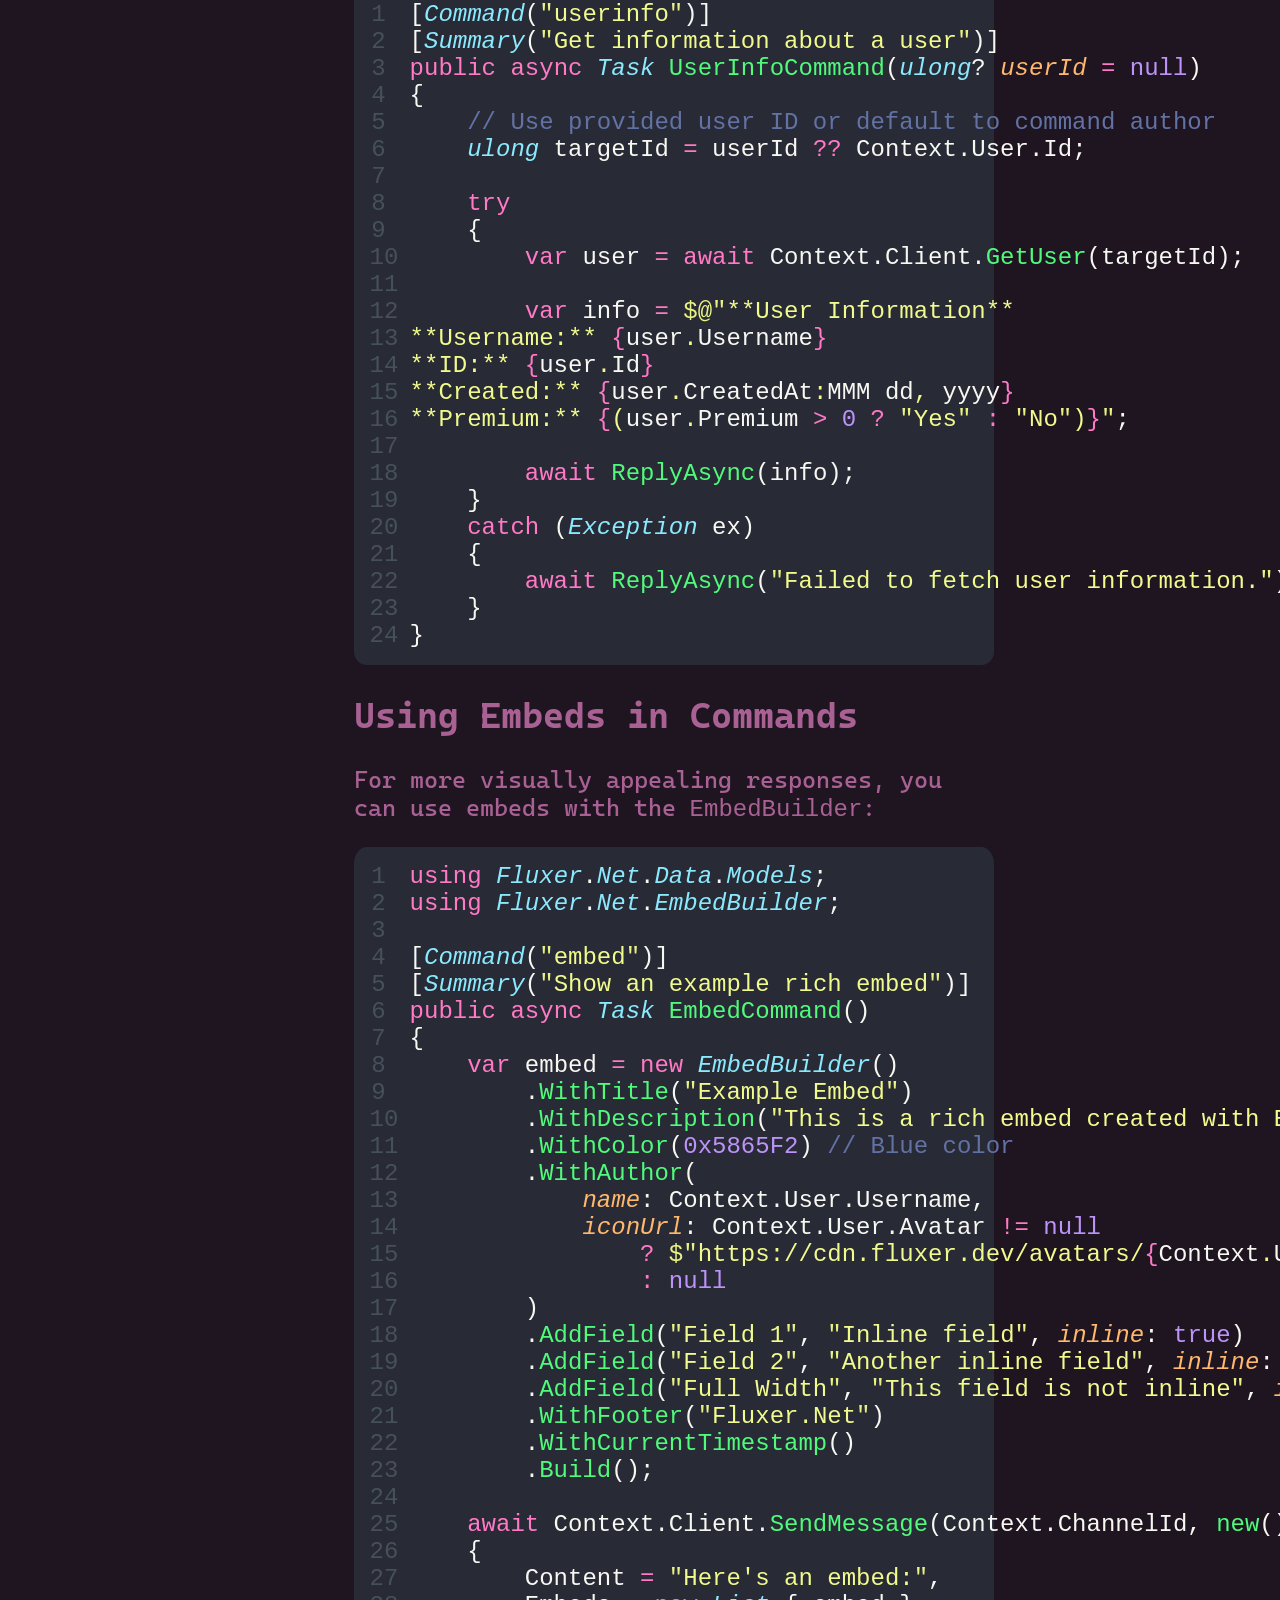
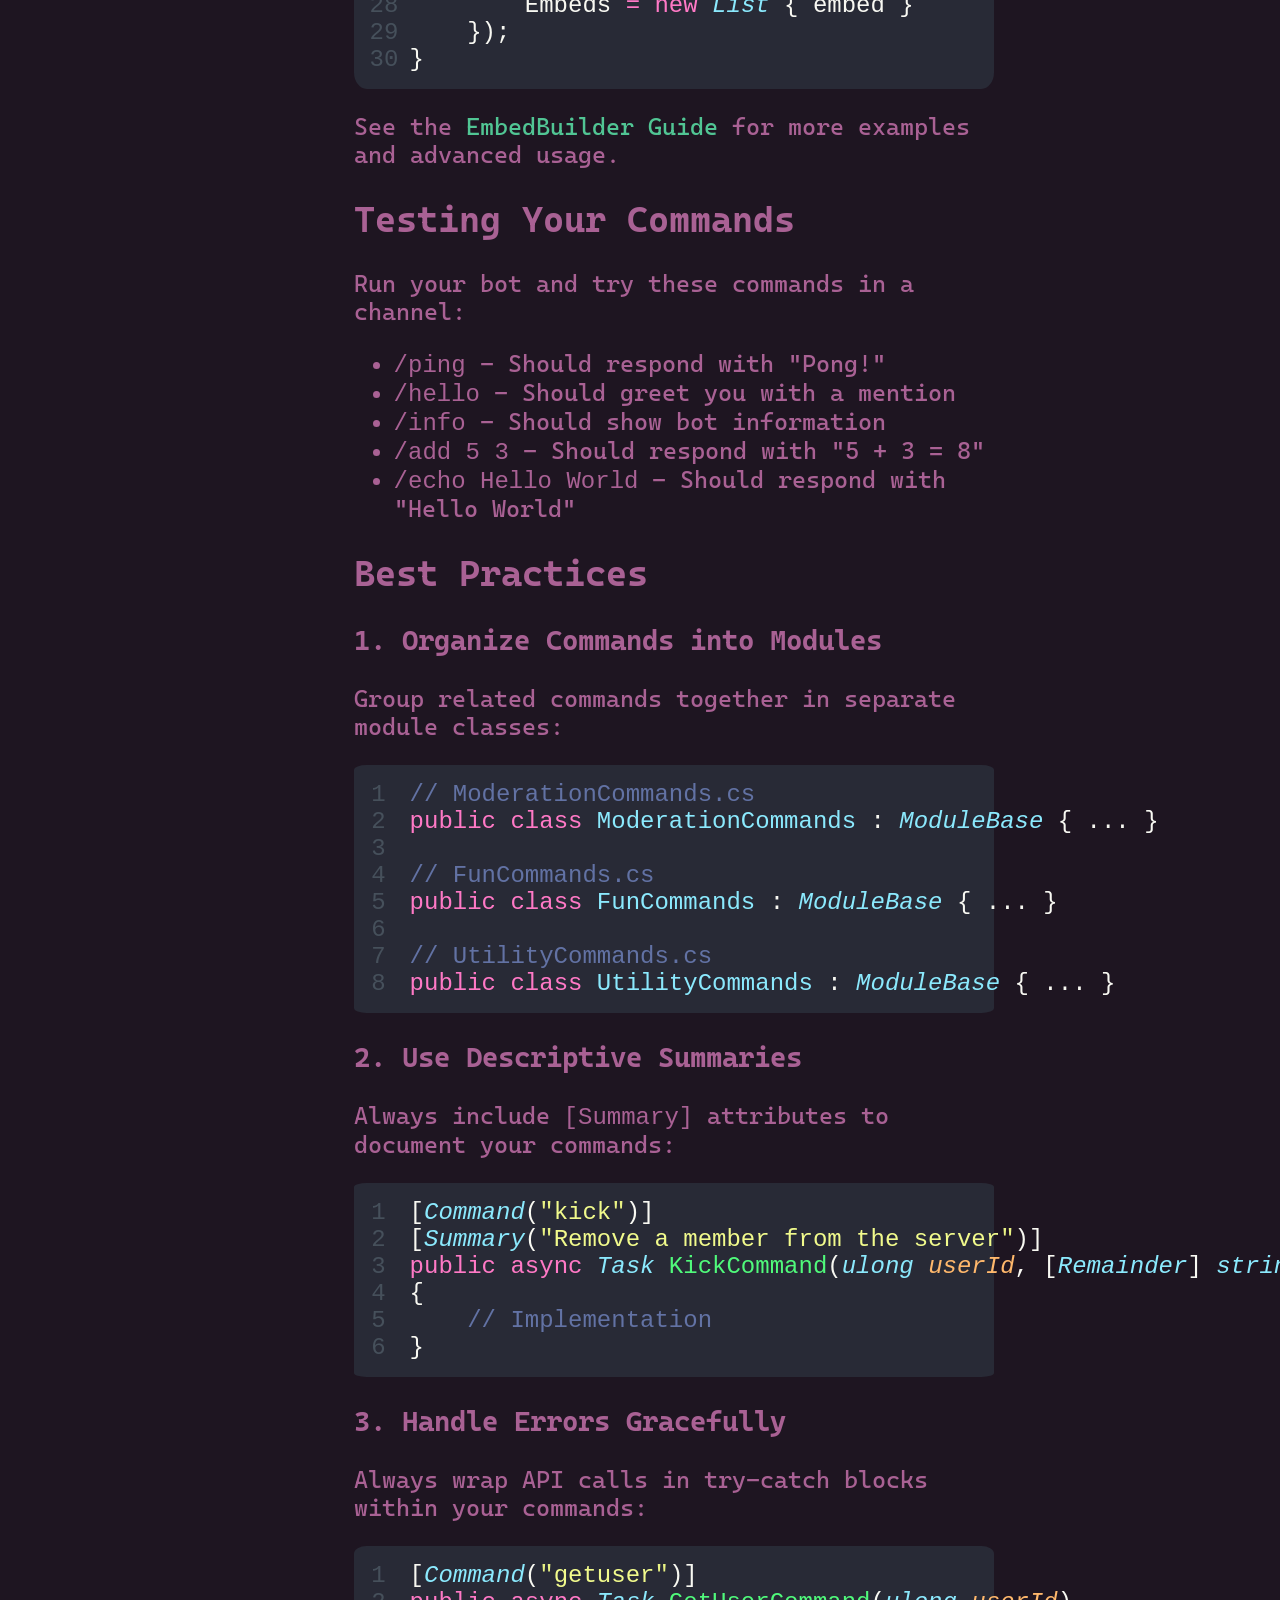
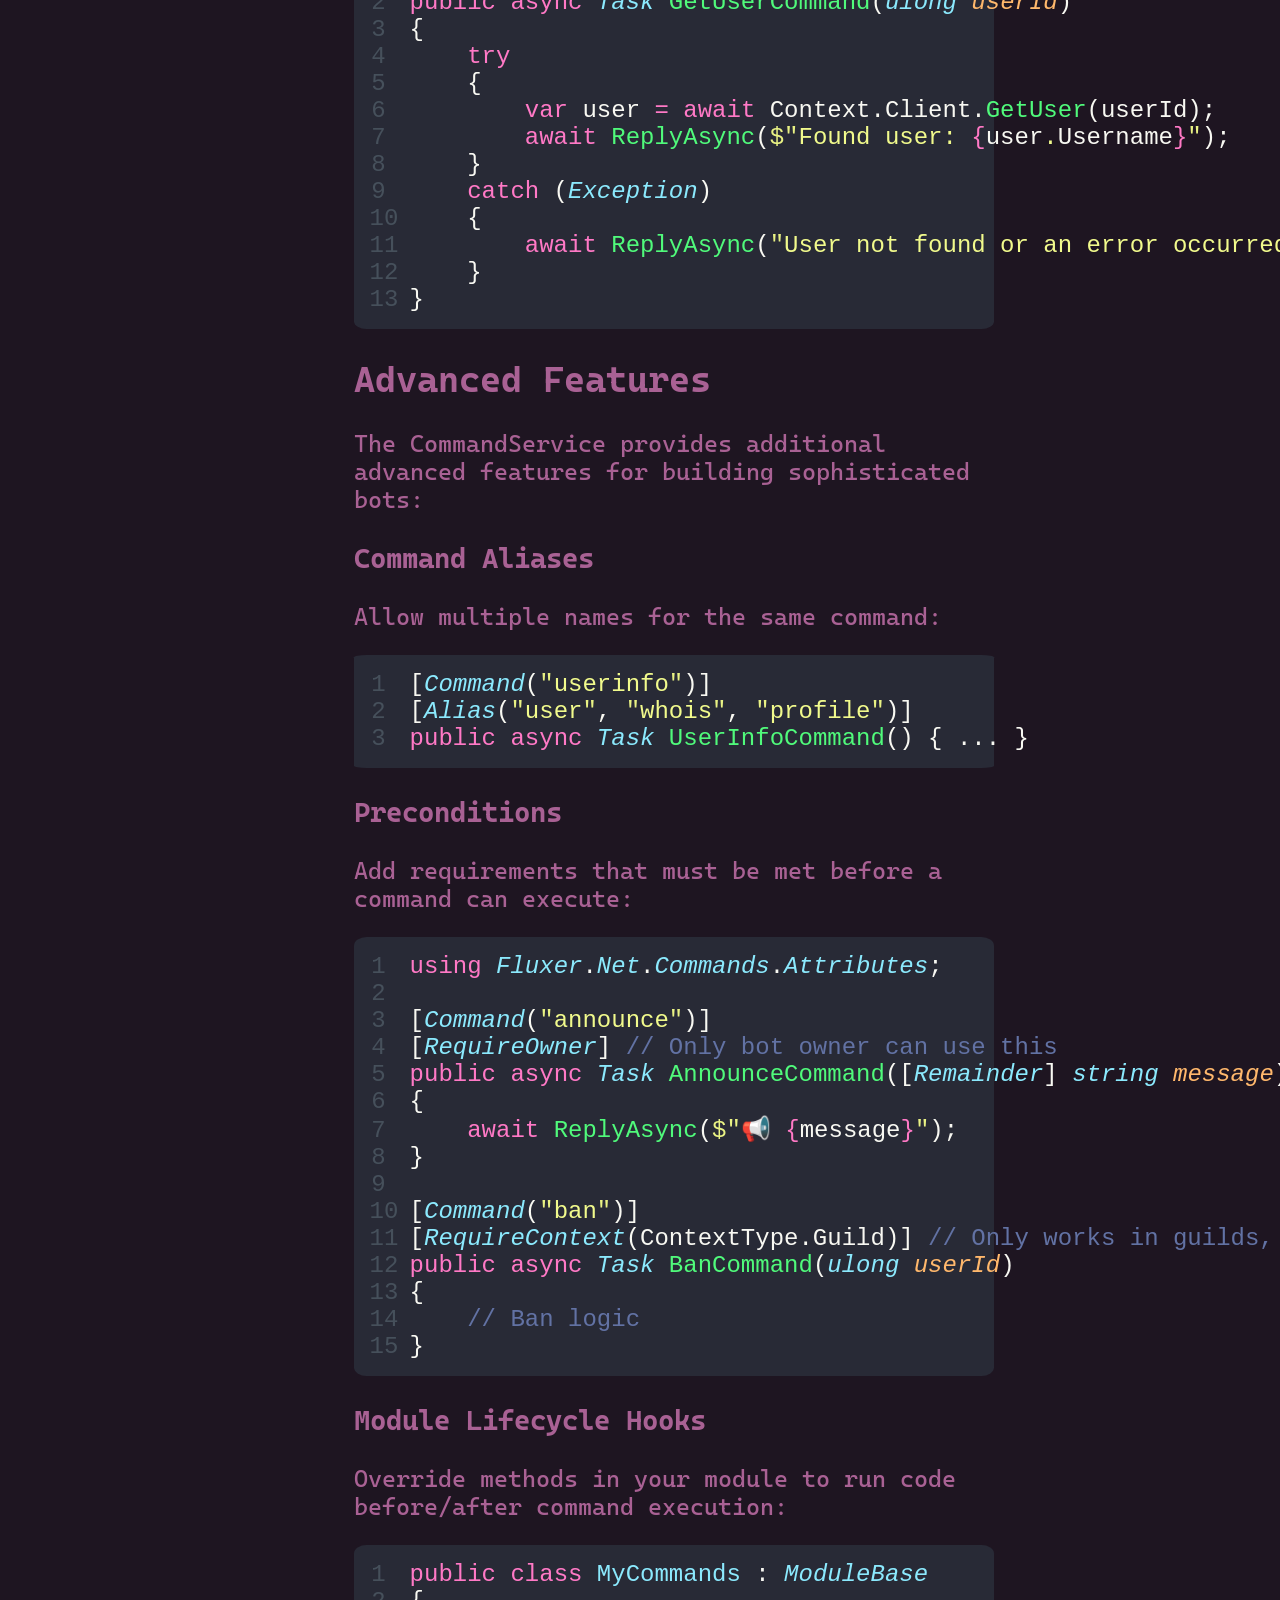
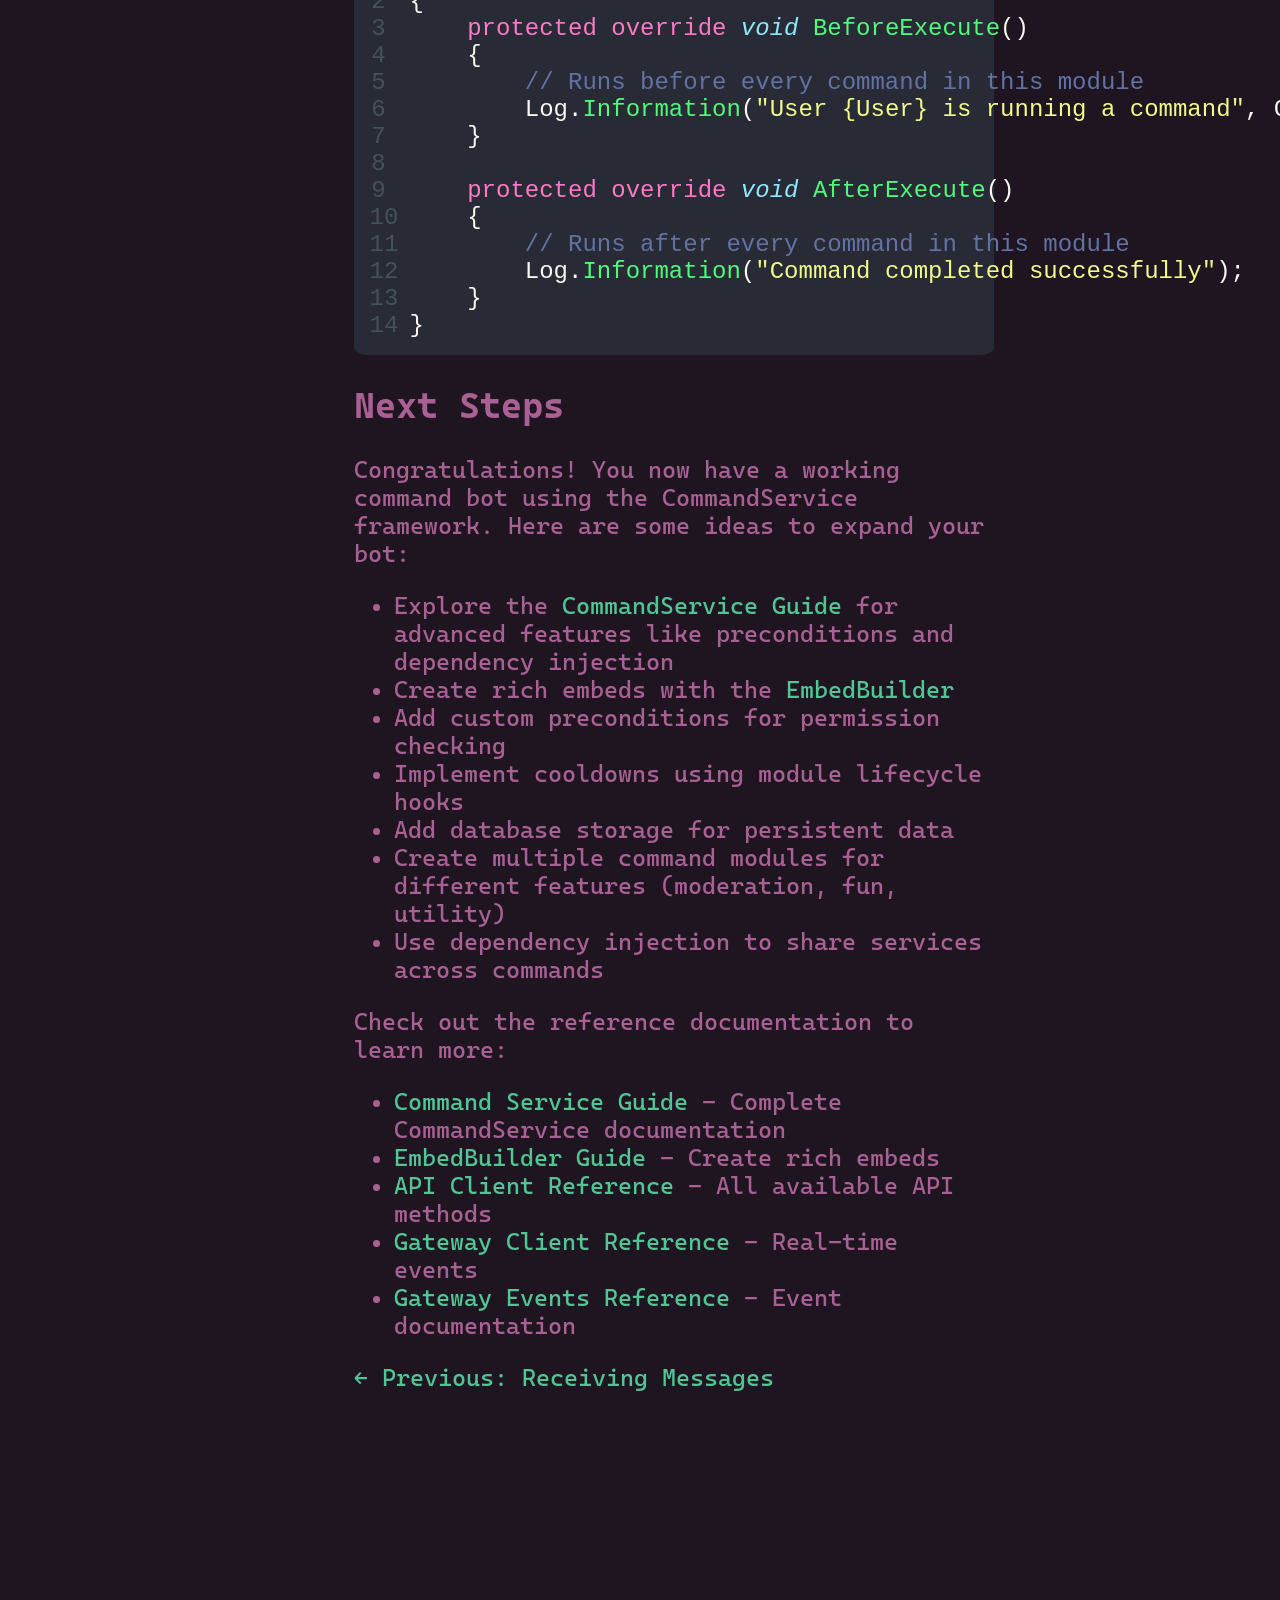
<file: tutorials/first-bot/3.commands.html>
<!DOCTYPE html>
<head>
    <title>Your First Command - Fluxer.Net Docs</title>
    <meta charset="utf-8" />
    <link rel="preload" as="style" href="/assets/defaults.css" />
    <link rel="stylesheet" href="/assets/defaults.css" />
    <link rel="icon" href="/assets/imgs/nexfinity.png" />
</head>

<body>
    <template id="select">tutorial-fb-title tutorial-fb-command</template>
    <template id="content">
        <h1>Your First Command</h1>

        <p>In this tutorial, we'll create a command bot using Fluxer.Net's powerful <code>CommandService</code> framework. This framework provides automatic argument parsing, type conversion, and a clean module-based structure for organizing your commands.</p>

        <h2>What is the CommandService?</h2>
        <p>The <code>CommandService</code> is a framework that makes building command bots easy by handling:</p>
        <ul>
            <li><strong>Automatic command discovery:</strong> Commands are defined using attributes</li>
            <li><strong>Argument parsing:</strong> Automatically converts string arguments to the correct types</li>
            <li><strong>Command organization:</strong> Commands are grouped into modules for better structure</li>
            <li><strong>Error handling:</strong> Built-in validation and error messages</li>
        </ul>

        <h2>Setting Up the CommandService</h2>
        <p>First, let's set up the basic bot with the CommandService:</p>

        <pre><code class="language-cs">using System.Reflection;
using Fluxer.Net;
using Fluxer.Net.Commands;
using Fluxer.Net.Data.Models;
using Serilog;

Log.Logger = new LoggerConfiguration()
    .MinimumLevel.Information()
    .WriteTo.Console()
    .CreateLogger();

const string token = "YOUR_TOKEN_HERE";

var config = new FluxerConfig
{
    Serilog = Log.Logger
};

var apiClient = new ApiClient(token, config);
var gatewayClient = new GatewayClient(token, config);

// Create the CommandService
var commands = new CommandService(
    logger: Log.Logger,
    services: null
);

// Register all command modules from your assembly
await commands.AddModulesAsync(Assembly.GetExecutingAssembly());

gatewayClient.Ready += (data) =>
{
    Log.Information("Bot ready! Logged in as {Username}", data.User.Username);
};

// Handle incoming messages and execute commands
gatewayClient.MessageCreate += async (data) =>
{
    // Ignore messages without an author (system messages, webhooks) and other bots to prevent spam loops
    if (data.Author == null || data.Author.IsBot)
        return;

    // Check if message starts with the prefix
    int argPos = 0;
    if (data.Content?.StartsWith('/') == true)
    {
        argPos = 1; // Skip the prefix character

        // Create a command context
        var context = new CommandContext(apiClient, gatewayClient, data);

        // Execute the command
        var result = await commands.ExecuteAsync(context, argPos);

        // Handle errors
        if (!result.IsSuccess)
        {
            Log.Warning("Command failed: {Error}", result.Error);

            // Optionally send error message to user
            if (result.ErrorType == CommandError.BadArgCount ||
                result.ErrorType == CommandError.ParseFailed)
            {
                await apiClient.SendMessage(data.ChannelId, new()
                {
                    Content = $"❌ Error: {result.Error}"
                });
            }
        }
    }
};

await gatewayClient.ConnectAsync();
await Task.Delay(-1);</code></pre>

        <h2>Creating Your First Command Module</h2>
        <p>Commands are organized into modules. Create a new file called <code>BasicCommands.cs</code>:</p>

        <pre><code class="language-cs">using Fluxer.Net.Commands;
using Fluxer.Net.Commands.Attributes;

namespace MyBot.Modules;

public class BasicCommands : ModuleBase
{
    [Command("ping")]
    [Summary("Check if the bot is responsive")]
    public async Task PingCommand()
    {
        await ReplyAsync("Pong!");
    }

    [Command("hello")]
    [Alias("hi", "hey")]
    [Summary("Get a friendly greeting")]
    public async Task HelloCommand()
    {
        await ReplyAsync($"Hello, <@{Context.User.Id}>!");
    }

    [Command("info")]
    [Summary("Show bot information")]
    public async Task InfoCommand()
    {
        await ReplyAsync(
            "**My Bot**\n" +
            "Built with Fluxer.Net\n\n" +
            "Available Commands:\n" +
            "• `/ping` - Check if bot is responsive\n" +
            "• `/hello` - Get a greeting\n" +
            "• `/info` - Show this information"
        );
    }
}</code></pre>

        <h2>Understanding Command Modules</h2>

        <h3>ModuleBase</h3>
        <p>All command modules must inherit from <code>ModuleBase</code>, which provides:</p>
        <ul>
            <li><code>Context</code> - Access to the message, user, channel, and API clients</li>
            <li><code>ReplyAsync()</code> - Helper method to send a message to the current channel</li>
        </ul>

        <h3>Command Attributes</h3>
        <ul>
            <li><code>[Command("name")]</code> - Defines a command with the given name</li>
            <li><code>[Alias("alt1", "alt2")]</code> - Alternative names for the command</li>
            <li><code>[Summary("description")]</code> - Description of what the command does</li>
        </ul>

        <h2>Commands with Parameters</h2>
        <p>The CommandService automatically parses and converts command arguments:</p>

        <pre><code class="language-cs">public class MathCommands : ModuleBase
{
    [Command("add")]
    [Summary("Add two numbers together")]
    public async Task AddCommand(int a, int b)
    {
        await ReplyAsync($"{a} + {b} = {a + b}");
    }

    [Command("echo")]
    [Summary("Echo back your message")]
    public async Task EchoCommand([Remainder] string message)
    {
        await ReplyAsync(message);
    }

    [Command("greet")]
    [Summary("Greet someone by name")]
    public async Task GreetCommand(string name = "stranger")
    {
        await ReplyAsync($"Hello, {name}!");
    }
}</code></pre>

        <h3>Parameter Types</h3>
        <p>The CommandService supports automatic conversion for many types:</p>
        <ul>
            <li><code>string</code>, <code>int</code>, <code>long</code>, <code>ulong</code>, <code>bool</code></li>
            <li><code>float</code>, <code>double</code>, <code>decimal</code></li>
            <li><code>DateTime</code>, <code>TimeSpan</code></li>
            <li>Enums</li>
        </ul>

        <h3>Special Attributes</h3>
        <ul>
            <li><code>[Remainder]</code> - Captures all remaining text as one parameter (useful for messages)</li>
            <li>Optional parameters - Use default values like <code>string name = "stranger"</code></li>
        </ul>

        <h2>Advanced Example: User Info Command</h2>
        <p>Here's a more complex command that fetches user information:</p>

        <pre><code class="language-cs">[Command("userinfo")]
[Summary("Get information about a user")]
public async Task UserInfoCommand(ulong? userId = null)
{
    // Use provided user ID or default to command author
    ulong targetId = userId ?? Context.User.Id;

    try
    {
        var user = await Context.Client.GetUser(targetId);

        var info = $@"**User Information**
**Username:** {user.Username}
**ID:** {user.Id}
**Created:** {user.CreatedAt:MMM dd, yyyy}
**Premium:** {(user.Premium > 0 ? "Yes" : "No")}";

        await ReplyAsync(info);
    }
    catch (Exception ex)
    {
        await ReplyAsync("Failed to fetch user information.");
    }
}</code></pre>

        <h2>Using Embeds in Commands</h2>
        <p>For more visually appealing responses, you can use embeds with the <code>EmbedBuilder</code>:</p>

        <pre><code class="language-cs">using Fluxer.Net.Data.Models;
using Fluxer.Net.EmbedBuilder;

[Command("embed")]
[Summary("Show an example rich embed")]
public async Task EmbedCommand()
{
    var embed = new EmbedBuilder()
        .WithTitle("Example Embed")
        .WithDescription("This is a rich embed created with EmbedBuilder!")
        .WithColor(0x5865F2) // Blue color
        .WithAuthor(
            name: Context.User.Username,
            iconUrl: Context.User.Avatar != null
                ? $"https://cdn.fluxer.dev/avatars/{Context.User.Id}/{Context.User.Avatar}.png"
                : null
        )
        .AddField("Field 1", "Inline field", inline: true)
        .AddField("Field 2", "Another inline field", inline: true)
        .AddField("Full Width", "This field is not inline", inline: false)
        .WithFooter("Fluxer.Net")
        .WithCurrentTimestamp()
        .Build();

    await Context.Client.SendMessage(Context.ChannelId, new()
    {
        Content = "Here's an embed:",
        Embeds = new List<Embed> { embed }
    });
}</code></pre>

        <p>See the <a href="/guides/embed-builder.html">EmbedBuilder Guide</a> for more examples and advanced usage.</p>

        <h2>Testing Your Commands</h2>
        <p>Run your bot and try these commands in a channel:</p>
        <ul>
            <li><code>/ping</code> - Should respond with "Pong!"</li>
            <li><code>/hello</code> - Should greet you with a mention</li>
            <li><code>/info</code> - Should show bot information</li>
            <li><code>/add 5 3</code> - Should respond with "5 + 3 = 8"</li>
            <li><code>/echo Hello World</code> - Should respond with "Hello World"</li>
        </ul>

        <h2>Best Practices</h2>

        <h3>1. Organize Commands into Modules</h3>
        <p>Group related commands together in separate module classes:</p>
        <pre><code class="language-cs">// ModerationCommands.cs
public class ModerationCommands : ModuleBase { ... }

// FunCommands.cs
public class FunCommands : ModuleBase { ... }

// UtilityCommands.cs
public class UtilityCommands : ModuleBase { ... }</code></pre>

        <h3>2. Use Descriptive Summaries</h3>
        <p>Always include <code>[Summary]</code> attributes to document your commands:</p>
        <pre><code class="language-cs">[Command("kick")]
[Summary("Remove a member from the server")]
public async Task KickCommand(ulong userId, [Remainder] string reason = "No reason")
{
    // Implementation
}</code></pre>

        <h3>3. Handle Errors Gracefully</h3>
        <p>Always wrap API calls in try-catch blocks within your commands:</p>
        <pre><code class="language-cs">[Command("getuser")]
public async Task GetUserCommand(ulong userId)
{
    try
    {
        var user = await Context.Client.GetUser(userId);
        await ReplyAsync($"Found user: {user.Username}");
    }
    catch (Exception)
    {
        await ReplyAsync("User not found or an error occurred.");
    }
}</code></pre>

        <h2>Advanced Features</h2>
        <p>The CommandService provides additional advanced features for building sophisticated bots:</p>

        <h3>Command Aliases</h3>
        <p>Allow multiple names for the same command:</p>
        <pre><code class="language-cs">[Command("userinfo")]
[Alias("user", "whois", "profile")]
public async Task UserInfoCommand() { ... }</code></pre>

        <h3>Preconditions</h3>
        <p>Add requirements that must be met before a command can execute:</p>
        <pre><code class="language-cs">using Fluxer.Net.Commands.Attributes;

[Command("announce")]
[RequireOwner] // Only bot owner can use this
public async Task AnnounceCommand([Remainder] string message)
{
    await ReplyAsync($"📢 {message}");
}

[Command("ban")]
[RequireContext(ContextType.Guild)] // Only works in guilds, not DMs
public async Task BanCommand(ulong userId)
{
    // Ban logic
}</code></pre>

        <h3>Module Lifecycle Hooks</h3>
        <p>Override methods in your module to run code before/after command execution:</p>
        <pre><code class="language-cs">public class MyCommands : ModuleBase
{
    protected override void BeforeExecute()
    {
        // Runs before every command in this module
        Log.Information("User {User} is running a command", Context.User.Username);
    }

    protected override void AfterExecute()
    {
        // Runs after every command in this module
        Log.Information("Command completed successfully");
    }
}</code></pre>

        <h2>Next Steps</h2>
        <p>Congratulations! You now have a working command bot using the CommandService framework. Here are some ideas to expand your bot:</p>
        <ul>
            <li>Explore the <a href="/guides/command-service.html">CommandService Guide</a> for advanced features like preconditions and dependency injection</li>
            <li>Create rich embeds with the <a href="/guides/embed-builder.html">EmbedBuilder</a></li>
            <li>Add custom preconditions for permission checking</li>
            <li>Implement cooldowns using module lifecycle hooks</li>
            <li>Add database storage for persistent data</li>
            <li>Create multiple command modules for different features (moderation, fun, utility)</li>
            <li>Use dependency injection to share services across commands</li>
        </ul>

        <p>Check out the reference documentation to learn more:</p>
        <ul>
            <li><a href="/guides/command-service.html">Command Service Guide</a> - Complete CommandService documentation</li>
            <li><a href="/guides/embed-builder.html">EmbedBuilder Guide</a> - Create rich embeds</li>
            <li><a href="/guides/api-client.html">API Client Reference</a> - All available API methods</li>
            <li><a href="/guides/gateway-client.html">Gateway Client Reference</a> - Real-time events</li>
            <li><a href="/guides/events.html">Gateway Events Reference</a> - Event documentation</li>
        </ul>

        <div class="navigation">
            <a href="/tutorials/first-bot/2.messages.html" class="prev-link">← Previous: Receiving Messages</a>
        </div>
    </template>
    <script src="/assets/scripts/loader.js"></script>

    <script src="/assets/ext/shikijs/dist/index.unpkg.iife.js"></script>
    <script>
        shiki.setCDN("/assets/ext/shikijs");

        shiki.loadTheme('themes/dracula.json').then(theme =>
            shiki.getHighlighter({theme: theme, langs: ['cs', 'sh']}).then(hl => {
                document.querySelectorAll('pre code').forEach(block => {
                    const lang = block.className.replace('language-', '');
                    const highlighted = hl.codeToHtml(block.textContent, { lang: lang });
                    block.parentElement.outerHTML = highlighted;
                });
            })
        );
    </script>
</body>
</file>
<file: assets/defaults.css>
:root {
    --background: #1e1521;
    --background-card: #271c2b;
    --theme-background: #a96194;
    --theme-alt-background: #51c594;
    --attn-background: #39aac8;

    --text: #a96194;
    --theme-text: #1e1521;
    --theme-alt-text: #1e1521;
    --attn-text: #1e1521;
}

body {
    background-color: var(--background);
    color: var(--text);
    font-family: "Cascadia Code", monospace;
    font-size: 1.5rem;
    padding-left: 1vw;
    padding-right: 1vw;
}

.header {
    display: inline-flex;
}

.site-title {
    font-size: 3rem;
    padding-right: 2vw;
}

.header-button {
    margin-right: 2vw;
    font-size: 2rem;
    background-color: var(--theme-background);
    color: var(--theme-text);
    padding: 0.3vw;
    border-radius: 3%;
}

.header-button.selected {
    background-color: var(--theme-alt-background);
}

.left-sidebar {
    width: fit-content;
    max-width: 25vw;
}

.tutorial-header {
    font-size: 2rem;
    background-color: var(--theme-background);
    color: var(--theme-text);
    padding: 0.3vw;
    border-radius: 3%;
}

.tutorial-item {
    display: block;
    margin-left: 1.5vw;
    margin-top: 0.5vh;
    margin-bottom: 0.5vh;
    word-wrap: break-word;
}

.content {
    margin-top: 3vh;
    display: flex;
}

.true-content {
    margin-left: 1vw;
    max-width: 50vw;
}

.widget {
    background-color: var(--background-card);
    padding: 0.8vw;
    max-width: 30vw;
    margin-bottom: 2vh;
}

.widget-name {
    line-height: 50px;
    height: 50px;
    text-align: left;
    font-size: 2.5rem;
}

.server-widget-online {
    color: var(--theme-alt-background);
}

.join-action {
    text-decoration: none;
    float: right;
    position: relative;
    background-color: var(--attn-background);
    color: var(--attn-text);
    padding: 0.8vw;
    border-radius: 3%;
    bottom: 3vh;
}

a {
    color: var(--theme-alt-background);
    text-decoration: none;
}

a:hover {
    text-decoration: underline;
}

a.header-button {
    text-decoration: none;
}

span.widget-name {
    display: inline-block;
    vertical-align: middle;
    line-height: normal;
}

code {
    counter-reset: step;
    counter-increment: step 0;
}

.shiki {
    padding: 1rem;
    border-radius: 2%;
}

code .line::before {
    content: counter(step);
    counter-increment: step;
    width: 1rem;
    margin-right: 1.5rem;
    display: inline-block;
    text-align: right;
    color: rgba(115, 138, 148, .4)
}

@font-face {
    font-family: "Cascadia Code";
    src: url("/assets/fonts/CascadiaCode.ttf");
}
</file>
